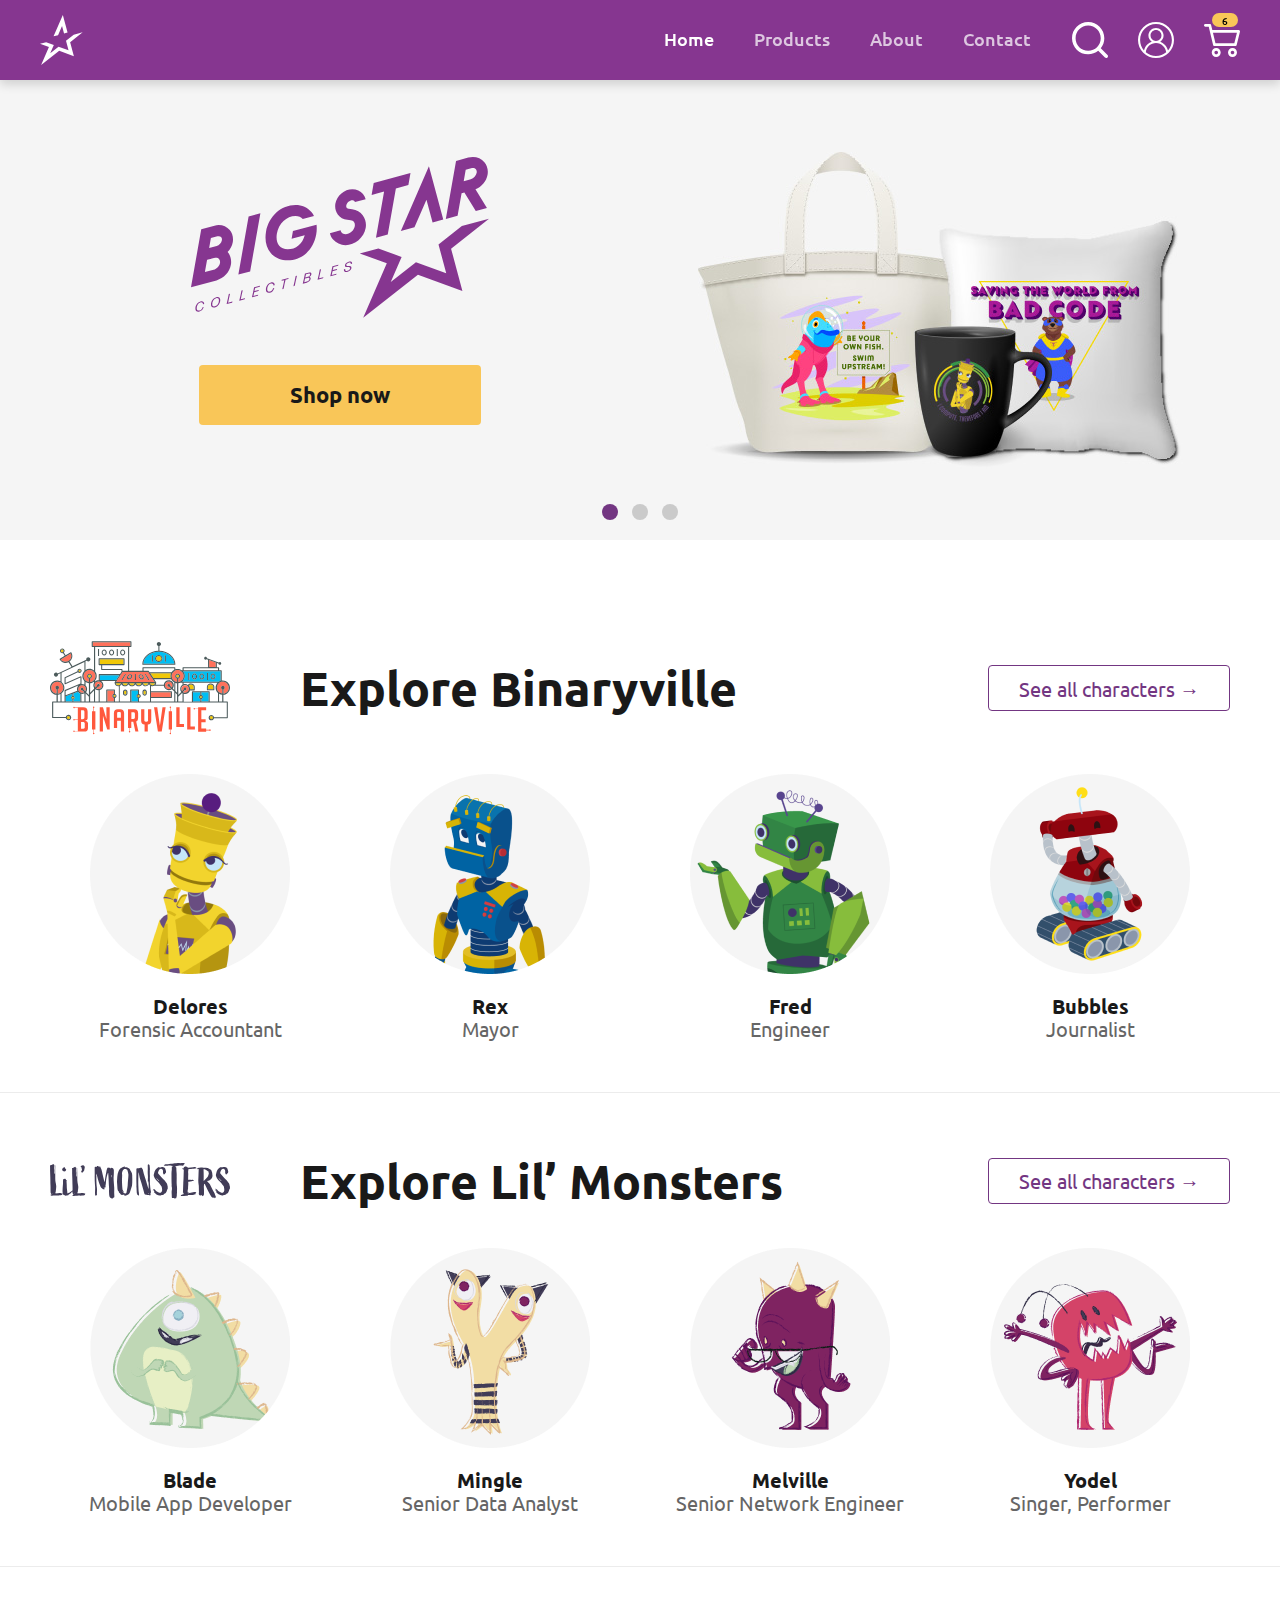
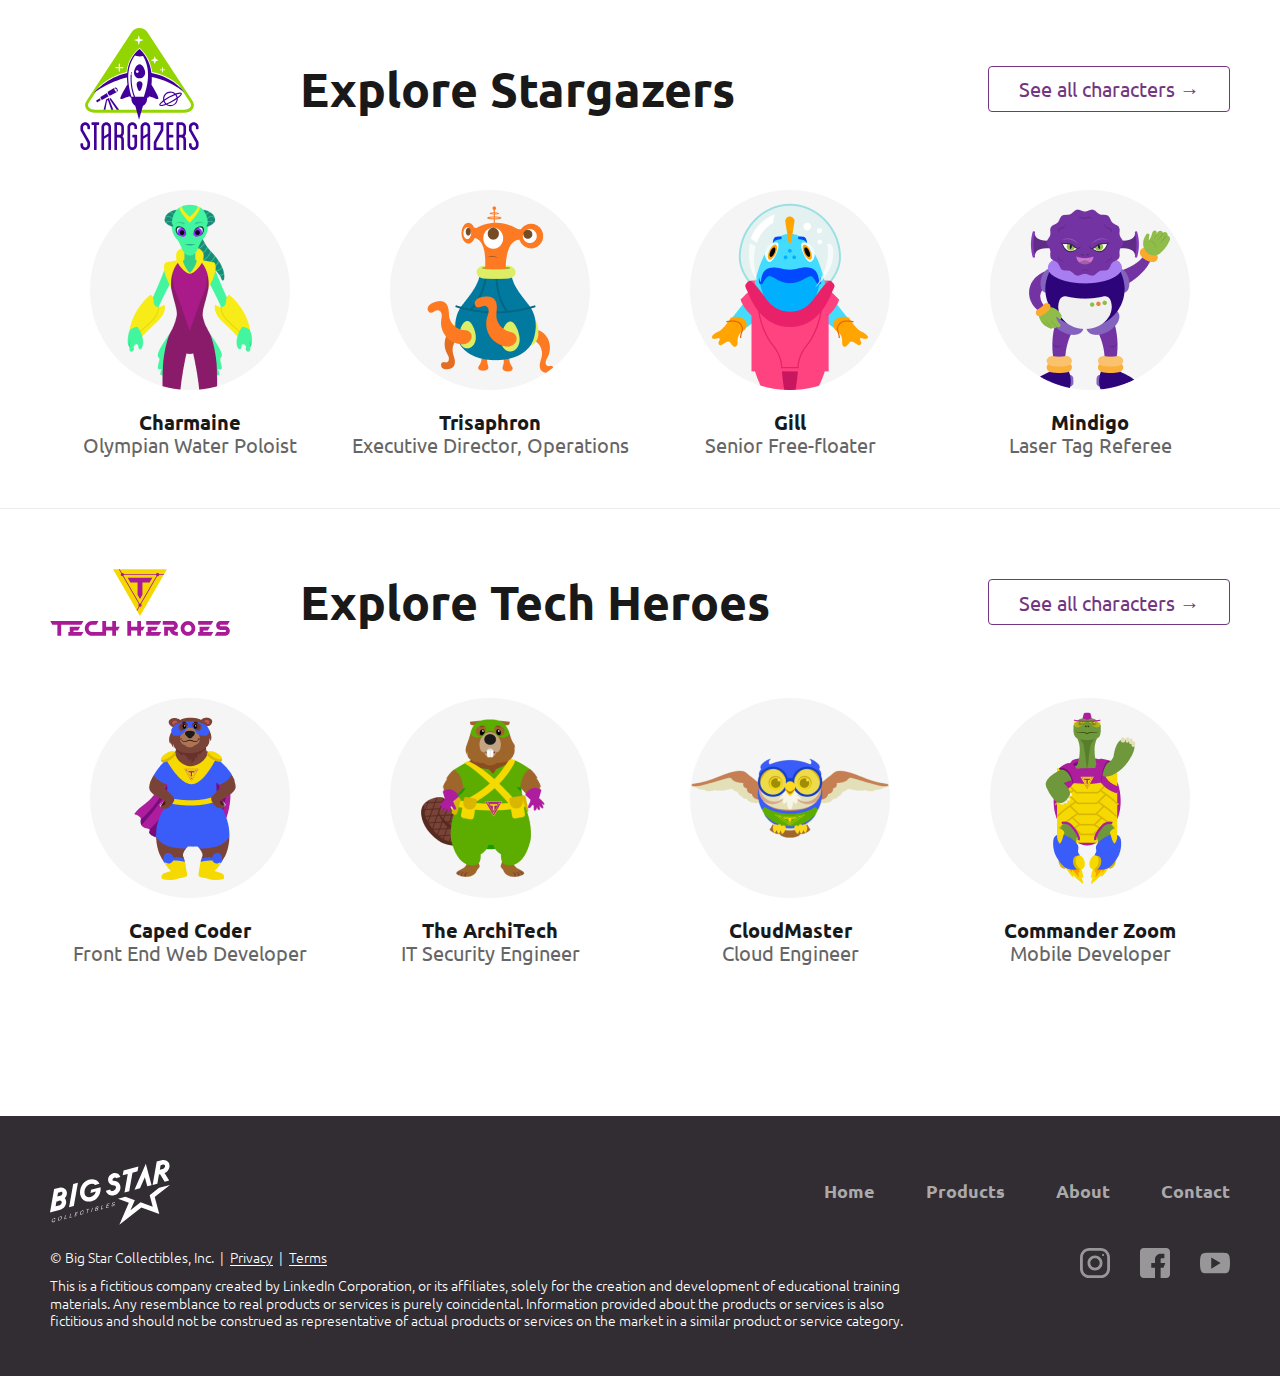
<file: index.html>
<!DOCTYPE html>
<html lang="en">
  <head>
    <meta charset="utf-8">
    <meta name="viewport" content="width=device-width, initial-scale=1, shrink-to-fit=no">
    <meta name="description" content="Big Star Collectibles provides unique, high-quality, authentic collectible items.">
    <title>Big Star Collectibles</title>

    <!-- stylesheets -->
    <link rel="preconnect" href="https://fonts.googleapis.com">
    <link rel="preconnect" href="https://fonts.gstatic.com" crossorigin>
    <link rel="stylesheet" href="https://fonts.googleapis.com/css2?family=Ubuntu:ital,wght@0,300;0,400;0,500;0,700;1,500;1,700&family=Roboto:wght@700&display=swap">
    <link rel="stylesheet" href="css/plugins.css">
    <link rel="stylesheet" href="css/common.css?ver=2209301853">
    <link rel="stylesheet" href="css/home.css?ver=2209301557">
  </head>
  <body>

    <div id="skip">
      <a href="#main">Skip to main content</a>
    </div>

    <header id="banner">
      <a href="index.html"><img src="images/logomark-big-star-white.svg" width="43" height="50" alt="Big Star Collectibles"></a>
      <nav aria-label="Site">
        <ul>
          <li><a href="index.html" aria-current="page">Home</a></li>
          <li>
            <a href="Product-List.html">Products</a>
            <div class="wrapper">
              <figure>
                <figcaption>Characters</figcaption>
                <ul>
                  <li><a href="Characters-by-Collection.html">All characters <span class="arrow" aria-hidden="true">&rarr;</span></a></li>
                  <li><a href="Characters-by-Collection.html">Binaryville</a></li>
                  <li><a href="Characters-by-Collection.html">Lil’ Monsters</a></li>
                  <li><a href="Characters-by-Collection.html">Stargazers</a></li>
                  <li><a href="Characters-by-Collection.html">Tech Heroes</a></li>
                </ul>
              </figure>
              <figure>
                <figcaption>Products</figcaption>
                <ul>
                  <li><a href="Product-List.html">All products <span class="arrow" aria-hidden="true">&rarr;</span></a></li>
                  <li><a href="Product-List.html">Aprons</a></li>
                  <li><a href="Product-List.html">Framed Art</a></li>
                  <li><a href="Product-List.html">Hats</a></li>
                  <li><a href="Product-List.html">Mugs</a></li>
                  <li><a href="Product-List.html">Notebooks</a></li>
                  <li><a href="Product-List.html">Pillows</a></li>
                  <li><a href="Product-List.html">Tote Bags</a></li>
                  <li><a href="Product-List.html">Trading Cards</a></li>
                  <li><a href="Product-List.html">Tshirts</a></li>
                </ul>
              </figure>
              <figure>
                <figcaption>Gifts by price</figcaption>
                <ul>
                  <li><a href="#">Under $20</a></li>
                  <li><a href="#">$20 – $30</a></li>
                  <li><a href="#">$30 – $40</a></li>
                  <li><a href="#">$40 – $50</a></li>
                  <li><a href="#">Over $50</a></li>
                </ul>
              </figure>
            </div><!-- / .wrapper -->
          </li>
          <li>
            <a href="About.html">About</a>
            <div class="wrapper">
              <figure>
                <figcaption>About Big Star Collectibles</figcaption>
                <ul>
                  <li><a href="About.html">About us</a></li>
                  <li><a href="#">Our story</a></li>
                  <li><a href="#">Our team</a></li>
                  <li><a href="#">FAQ</a></li>
                  <li><a href="#">Return policy</a></li>
                  <li><a href="#">Press center</a></li>
                  <li><a href="#">Privacy policy</a></li>
                  <li><a href="#">Blog</a></li>
                  <li><a href="Contact-Us.html">Contact us</a></li>
                  <li>
                    <figure>
                      <figcaption>Follow us</figcaption>
                      <ul>
                        <li>
                          <a href="#" target="_blank">
                            <svg width="24" height="24" viewBox="0 0 24 24" role="img">
                              <title>Instagram</title>
                              <path aria-hidden="true" d="M16.5 0H7.5C3.35625 0 0 3.35625 0 7.5V16.5C0 20.6438 3.35625 24 7.5 24H16.5C20.6438 24 24 20.6438 24 16.5V7.5C24 3.35625 20.6438 0 16.5 0ZM21.75 16.5C21.75 19.3875 19.3875 21.75 16.5 21.75H7.5C4.6125 21.75 2.25 19.3875 2.25 16.5V7.5C2.25 4.6125 4.6125 2.25 7.5 2.25H16.5C19.3875 2.25 21.75 4.6125 21.75 7.5V16.5ZM12 6C8.68125 6 6 8.68125 6 12C6 15.3188 8.68125 18 12 18C15.3188 18 18 15.3188 18 12C18 8.68125 15.3188 6 12 6ZM12 15.75C9.9375 15.75 8.25 14.0625 8.25 12C8.25 9.9375 9.9375 8.25 12 8.25C14.0625 8.25 15.75 9.9375 15.75 12C15.75 14.0625 14.0625 15.75 12 15.75ZM19.2562 5.55C19.2562 6 18.9 6.35625 18.45 6.35625C18 6.35625 17.6437 6 17.6437 5.55C17.6437 5.1 18 4.74375 18.45 4.74375C18.9 4.74375 19.2562 5.1 19.2562 5.55Z" stroke-width="0" />
                            </svg>
                          </a>
                        </li>
                        <li>
                          <a href="#" target="_blank">
                            <svg width="24" height="24" viewBox="0 0 24 24" role="img">
                              <title>Facebook</title>
                              <path aria-hidden="true" d="M21 0H3C1.35 0 0 1.35 0 3V21C0 22.65 1.35 24 3 24H12V15.75H9V12H12V9C12 6.50625 14.0062 4.5 16.5 4.5H19.5V8.25H18C17.175 8.25 16.5 8.175 16.5 9V12H20.25L18.75 15.75H16.5V24H21C22.65 24 24 22.65 24 21V3C24 1.35 22.65 0 21 0Z" stroke-width="0" />
                            </svg>
                          </a>
                        </li>
                        <li>
                          <a href="#" target="_blank">
                            <svg width="24" height="24" viewBox="0 0 24 18" role="img">
                              <title>YouTube</title>
                              <path aria-hidden="true" d="M23.0048 2.36448C22.348 1.20111 21.6537 0.9947 20.2089 0.919644C18.7641 0.807059 15.1426 0.769531 12.009 0.769531C8.87541 0.769531 5.25394 0.807059 3.82787 0.90088C2.38304 0.9947 1.67 1.20111 1.01326 2.36448C0.337753 3.50909 0 5.51684 0 9.02573C0 12.5158 0.337753 14.5236 1.01326 15.6682C1.67 16.8316 2.38304 17.038 3.80911 17.1318C5.25394 17.2256 8.87541 17.2819 12.009 17.2819C15.1426 17.2819 18.7641 17.2256 20.1901 17.1506C21.635 17.0568 22.3293 16.8503 22.986 15.687C23.6615 14.5424 23.9993 12.5346 23.9993 9.04449C24.018 5.51684 23.6803 3.50909 23.0048 2.36448ZM9.00676 13.5291V4.52235L16.5124 9.02573L9.00676 13.5291Z" stroke-width="0" />
                            </svg>
                          </a>
                        </li>
                      </ul>
                    </figure>
                  </li>
                </ul>
              </figure>
            </div><!-- / .wrapper -->
          </li>
          <li><a href="Contact-Us.html">Contact</a></li>
        </ul>
        <button type="button"><img src="images/icon-menu.svg" width="30" height="24" alt="Site Navigation Panel"></button>
      </nav>
      <div id="search-widget">
        <button type="button" aria-expanded="false" aria-controls="search-popup"><img src="images/icon-search-white.svg" width="36" height="36" alt="Search Form"></button>
        <div id="search-popup" aria-hidden="true">
          <form method="post" role="search">
            <input type="search" aria-label="Enter product name" placeholder="Search&hellip;" tabindex="-1" required>
            <button type="submit" tabindex="-1">Search</button>
          </form>
          <button type="button" tabindex="-1"><img src="images/icon-xmark.svg" width="26" height="26" alt="Close"></button>
        </div>
      </div><!-- / #search-widget -->
      <a href="#"><img src="images/icon-user-v01-white.svg" width="36" height="36" alt="Account"></a>
      <button type="button">
        <img src="images/icon-shopping-cart-v01-white.svg" width="36" height="33" alt="Cart Panel">
        <span class="visually-hidden">(</span><span class="num">6</span> <span class="visually-hidden">items)</span>
      </button>
    </header>

    <main id="main">

      <section id="hero" class="splide" aria-label="Hero section">
        <div class="splide__arrows">
          <button class="splide__arrow splide__arrow--prev"><img src="images/icon-chevron-left-white.svg" alt="Previous"></button>
          <button class="splide__arrow splide__arrow--next"><img src="images/icon-chevron-left-white.svg" alt="Next"></button>
        </div>
        <div class="splide__track">
          <ul class="splide__list">
            <li class="splide__slide big-star">
              <div class="wrapper">
                <img src="images/logo-big-star-H-purple.svg" width="298" height="161" alt="Logo of Big Star Collectibles">
                <a href="Product-List.html" class="button lg solid gold">Shop now</a>
              </div>
              <img src="images/hero-big-star.jpg" width="485" height="317" alt="">
            </li>
            <li class="splide__slide sale">
              <div class="wrapper">
                <h2>Seasonal Sale!</h2>
                <p>Enjoy up to 20% off select items.</p>
                <a href="Product-List.html" class="button lg solid white">See items on sale</a>
              </div>
              <img src="images/hero-sale.jpg" width="502" height="367" alt="">
            </li>
            <li class="splide__slide gifts">
              <div class="wrapper">
                <h2>Gifts for Everyone!</h2>
                <p>Shop our collections<br> to find that perfect collectible.</p>
                <a href="Product-List.html" class="button lg solid gold">Shop now</a>
              </div>
              <img src="images/hero-gifts.jpg" width="750" height="465" alt="">
            </li>
          </ul>
        </div>
      </section><!-- / #hero -->

      <section class="collection binaryville">
        <header>
          <img src="images/logo-Binaryville.svg" width="180" height="94" alt="Logo of Binaryville">
          <h1>Explore <span id="name-binaryville">Binaryville</span></h1>
          <a href="Characters-by-Collection.html" class="button bordered grape" id="more-binaryville" aria-labelledby="more-binaryville name-binaryville">See all characters <span class="arrow" aria-hidden="true">&rarr;</span></a>
        </header>
        <dl class="char-list">
          <div data-full-img="images/characters/Binaryville-Delores.svg">
            <dt id="name-delores">Delores</dt>
            <dd class="title">Forensic Accountant</dd>
            <dd class="avatar"><img src="images/characters/avatar-Binaryville-Delores.png" width="200" height="200" alt="Avatar of Delores"></dd>
            <dd class="desc">Delores robot is a computational genius who performs calculations for various Binaryville businesses and organizations. In her spare time, Delores has been noodling on the creation of the perfect web browser that will make all other browsers obsolete. We're rooting for you, Delores!</dd>
            <dd><a href="Character-Detail-Delores.html" id="more-delores" aria-labelledby="more-delores name-delores">See bio and products</a></dd>
          </div>
          <div data-full-img="images/characters/Binaryville-Rex.svg">
            <dt id="name-rex">Rex</dt>
            <dd class="title">Mayor</dd>
            <dd class="avatar"><img src="images/characters/avatar-Binaryville-Rex.png" width="200" height="200" alt="Avatar of Rex"></dd>
            <dd class="desc">Rex is the Mayor of Binaryville and a well-loved personality in town. He rose to robotdom from a microprocessor plant on the south side of town, where many famous and influential robots before him were conceived.</dd>
            <dd><a href="#" id="more-rex" aria-labelledby="more-rex name-rex">See bio and products</a></dd>
          </div>
          <div data-full-img="images/characters/Binaryville-Fred.svg">
            <dt id="name-fred">Fred</dt>
            <dd class="title">Engineer</dd>
            <dd class="avatar"><img src="images/characters/avatar-Binaryville-Fred.png" width="200" height="200" alt="Avatar of Fred"></dd>
            <dd class="desc">Fred is inquisitive and creative, and always conjuring up ways to improve Binaryville and the lives of its inhabitants. He's been at the forefront of many inventions, but has a special affinity for improving the world through alternative energy and green living. Fred's engineering collaborations with the City of Binaryville have helped the city reduce its energy consumption year over year, and he's twice been awarded the highly coveted Binaryville Medallion of Honor.</dd>
            <dd><a href="#" id="more-fred" aria-labelledby="more-fred name-fred">See bio and products</a></dd>
          </div>
          <div data-full-img="images/characters/Binaryville-Bubbles.svg">
            <dt id="name-bubbles">Bubbles</dt>
            <dd class="title">Journalist</dd>
            <dd class="avatar"><img src="images/characters/avatar-Binaryville-Bubbles.png" width="200" height="200" alt="Avatar of Bubbles"></dd>
            <dd class="desc">Bubble Gum robot, or “Bubbles” for short, is from a family of track-footed robots that ­originated from an experiment melding candy vending machines with robotics in the early 1980s. Bubbles is a favorite of Binaryville, not just because she generously dispenses candy, but also because she has one of the more "bubbly" personalities of the villagers.</dd>
            <dd><a href="#" id="more-bubbles" aria-labelledby="more-bubbles name-bubbles">See bio and products</a></dd>
          </div>
        </dl>
      </section><!-- / .collection.binaryville -->

      <section class="collection lil-monsters">
        <header>
          <img src="images/logo-Lil-Monsters.svg" width="180" height="36" alt="Logo of Lil’ Monsters">
          <h1>Explore <span id="name-lil-monsters">Lil’ Monsters</span></h1>
          <a href="Characters-by-Collection.html" class="button bordered grape" id="more-lil-monsters" aria-labelledby="more-lil-monsters name-lil-monsters">See all characters <span class="arrow" aria-hidden="true">&rarr;</span></a>
        </header>
        <dl class="char-list">
          <div data-full-img="images/characters/Lil-Monsters-Blade.png">
            <dt id="name-blade">Blade</dt>
            <dd class="title">Mobile App Developer</dd>
            <dd class="avatar"><img src="images/characters/avatar-Lil-Monsters-Blade.png" width="200" height="200" alt="Avatar of Blade"></dd>
            <dd class="desc">Blade freelances as a mobile app developer and has built some of the most popular Android and iOS apps used in modern monster society, including the award-winning Monster APPetite, which tracks calorie consumption and activity for the health-conscious monster. In his spare time, he competes in national agility contests with his border collie Winston.</dd>
            <dd><a href="Character-Detail-Blade.html" id="more-blade" aria-labelledby="more-blade name-blade">See bio and products</a></dd>
          </div>
          <div data-full-img="images/characters/Lil-Monsters-Mingle.png">
            <dt id="name-mingle">Mingle</dt>
            <dd class="title">Senior Data Analyst</dd>
            <dd class="avatar"><img src="images/characters/avatar-Lil-Monsters-Mingle.png" width="200" height="200" alt="Avatar of Mingle"></dd>
            <dd class="desc">Mingle excels at doing twice the work in half the time, with pinpoint accuracy.  These skills serve her well in her role as Senior Data Analyst for an international cloud computing company. She's also got a penchant for ballroom dance, line dancing, and pretty much any kind of activity that lets her groove to music.</dd>
            <dd><a href="#" id="more-mingle" aria-labelledby="more-mingle name-mingle">See bio and products</a></dd>
          </div>
          <div data-full-img="images/characters/Lil-Monsters-Melville.png">
            <dt id="name-melville">Melville</dt>
            <dd class="title">Senior Network Engineer</dd>
            <dd class="avatar"><img src="images/characters/avatar-Lil-Monsters-Melville.png" width="200" height="200" alt="Avatar of Melville"></dd>
            <dd class="desc">Setting up computer networks has always come easily to Melville. In his role as Senior Network Engineer for Landon Hotel, Melville builds complex blueprints for communication networks, a task that requires enormous attention to detail and patience. When not at work, Melville chooses less taxing mental activities, like hiking in the hills near his Silicon Valley home.</dd>
            <dd><a href="#" id="more-melville" aria-labelledby="more-melville name-melville">See bio and products</a></dd>
          </div>
          <div data-full-img="images/characters/Lil-Monsters-Yodel.png">
            <dt id="name-yodel">Yodel</dt>
            <dd class="title">Singer, Performer</dd>
            <dd class="avatar"><img src="images/characters/avatar-Lil-Monsters-Yodel.png" width="200" height="200" alt="Avatar of Yodel"></dd>
            <dd class="desc">Yodel grew up in a family of singers and loud talkers and could never get a word in edgewise. Then his vast talent for yodeling emerged. Now he performs to adoring fans throughout the world, and always has the loudest voice at the dinner table. Incidentally, he's also a loud proponent of net neutrality, and spends countless hours moderating an internet forum devoted solely to that subject.</dd>
            <dd><a href="#" id="more-yodel" aria-labelledby="more-yodel name-yodel">See bio and products</a></dd>
          </div>
        </dl>
      </section><!-- / .collection.lil-monsters -->

      <section class="collection stargazers">
        <header>
          <img src="images/logo-Stargazers.svg" width="119" height="124" alt="Logo of Stargazers">
          <h1>Explore <span id="name-stargazers">Stargazers</span></h1>
          <a href="Characters-by-Collection.html" class="button bordered grape" id="more-stargazers" aria-labelledby="more-stargazers name-stargazers">See all characters <span class="arrow" aria-hidden="true">&rarr;</span></a>
        </header>
        <dl class="char-list">
          <div data-full-img="images/characters/Stargazers-Charmaine.svg">
            <dt id="name-charmaine">Charmaine</dt>
            <dd class="title">Olympian Water Poloist</dd>
            <dd class="avatar"><img src="images/characters/avatar-Stargazers-Charmaine.png" width="200" height="200" alt="Avatar of Charmaine"></dd>
            <dd class="desc">Charmaine loves fossils from every society and planet, and helping to piece together the stories they tell of an earlier time. Once completing university studies in paleontology with a minor in swimming arts, Charmaine immediately transitioned to working on the now-famous Dig of Pleoria.</dd>
            <dd><a href="#" id="more-charmaine" aria-labelledby="more-charmaine name-charmaine">See bio and products</a></dd>
          </div>
          <div data-full-img="images/characters/Stargazers-Trisaphron.svg">
            <dt id="name-trisaphron">Trisaphron</dt>
            <dd class="title">Executive Director, Operations</dd>
            <dd class="avatar"><img src="images/characters/avatar-Stargazers-Trisaphron.png" width="200" height="200" alt="Avatar of Trisaphron"></dd>
            <dd class="desc">Trisaphron earned a masters degree in practical operations from Omerania University after completing a bachelors of science in impractical mathematics. With a keen ability to watch and understand the nuances of cooperation among production robots, Trisaphron never hesitates to jump in and lend a hand or two or three to educate and improve procedures.</dd>
            <dd><a href="#" id="more-trisaphron" aria-labelledby="more-trisaphron name-trisaphron">See bio and products</a></dd>
          </div>
          <div data-full-img="images/characters/Stargazers-Gill.svg">
            <dt id="name-gill">Gill</dt>
            <dd class="title">Senior Free-floater</dd>
            <dd class="avatar"><img src="images/characters/avatar-Stargazers-Gill.png" width="200" height="200" alt="Avatar of Gill"></dd>
            <dd class="desc">Gill carries on generations of tradition in his family as a hydrologist specializing in underground reservoirs of aquatic-based planetoids. Of note is his revolutionary studies in the adaptation and accumulation of life in estuaries and cenotes. He volunteers as an instructor in advanced swimming and walking to young Amphibians.</dd>
            <dd><a href="#" id="more-gill" aria-labelledby="more-gill name-gill">See bio and products</a></dd>
          </div>
          <div data-full-img="images/characters/Stargazers-Mindigo.svg">
            <dt id="name-mindigo">Mindigo</dt>
            <dd class="title">Laser Tag Referee</dd>
            <dd class="avatar"><img src="images/characters/avatar-Stargazers-Mindigo.png" width="200" height="200" alt="Avatar of Mindigo"></dd>
            <dd class="desc">Transportation Technologist Mindigo earned the nickname “MindiGoGo” because of her tireless work in advanced travel and commodity conveyance. After earning a degree in transportation from Amethystopia’s premiere technical college, Mindigo quickly rolled up through the company ranks from cargo hauler to conveyance savant. She is the recipient of the coveted Presidential Medal of Moving Stuff.</dd>
            <dd><a href="#" id="more-mindigo" aria-labelledby="more-mindigo name-mindigo">See bio and products</a></dd>
          </div>
        </dl>
      </section><!-- / .collection.stargazers -->

      <section class="collection tech-heroes">
        <header>
          <img src="images/logo-Tech-Heroes.svg" width="180" height="67" alt="Logo of Tech Heroes">
          <h1>Explore <span id="name-tech-heroes">Tech Heroes</span></h1>
          <a href="Characters-by-Collection.html" class="button bordered grape" id="more-tech-heroes" aria-labelledby="more-tech-heroes name-tech-heroes">See all characters <span class="arrow" aria-hidden="true">&rarr;</span></a>
        </header>
        <dl class="char-list">
          <div data-full-img="images/characters/Tech-Heroes-Caped-Coder.svg">
            <dt id="name-caped-coder">Caped Coder</dt>
            <dd class="title">Front End Web Developer</dd>
            <dd class="avatar"><img src="images/characters/avatar-Tech-Heroes-Caped-Coder.png" width="200" height="200" alt="Avatar of Caped Coder"></dd>
            <dd class="desc">Hildegard, with her generous heart and sage advice, is the mother bear to all the animals in the forest. When not actively counselling her community of wild misfits, she masquerades as the Caped Coder, saving the world from bad code.</dd>
            <dd><a href="#" id="more-caped-coder" aria-labelledby="more-caped-coder name-caped-coder">See bio and products</a></dd>
          </div>
          <div data-full-img="images/characters/Tech-Heroes-The-ArchiTech.svg">
            <dt id="name-the-architech">The ArchiTech</dt>
            <dd class="title">IT Security Engineer</dd>
            <dd class="avatar"><img src="images/characters/avatar-Tech-Heroes-The-ArchiTech.png" width="200" height="200" alt="Avatar of The ArchiTech"></dd>
            <dd class="desc">Computer security gnawing at you? Sounds like a job for the ArchiTech! This clever beaver will build a fortress of security around your computer system as meticulously as he builds dams.</dd>
            <dd><a href="#" id="more-the-architech" aria-labelledby="more-the-architech name-the-architech">See bio and products</a></dd>
          </div>
          <div data-full-img="images/characters/Tech-Heroes-CloudMaster.svg">
            <dt id="name-cloudmaster">CloudMaster</dt>
            <dd class="title">Cloud Engineer</dd>
            <dd class="avatar"><img src="images/characters/avatar-Tech-Heroes-CloudMaster.png" width="200" height="200" alt="Avatar of CloudMaster"></dd>
            <dd class="desc">Owen, also known as the "CloudMaster," soars above the technological skies offering cloud infrastructure support wherever it's needed. Owen also excels at standup comedy and is considered by many to be a real hoot.</dd>
            <dd><a href="#" id="more-cloudmaster" aria-labelledby="more-cloudmaster name-cloudmaster">See bio and products</a></dd>
          </div>
          <div data-full-img="images/characters/Tech-Heroes-Commander-Zoom.svg">
            <dt id="name-commander-zoom">Commander Zoom</dt>
            <dd class="title">Mobile Developer</dd>
            <dd class="avatar"><img src="images/characters/avatar-Tech-Heroes-Commander-Zoom.png" width="200" height="200" alt="Avatar of Commander Zoom"></dd>
            <dd class="desc">Zoom is the Technivores' foremost expert on mobile development and advocates for mobile-optimization and responsive design at every opportunity. Zoom is known for doing flybys and air stunts just for fun.</dd>
            <dd><a href="#" id="more-commander-zoom" aria-labelledby="more-commander-zoom name-commander-zoom">See bio and products</a></dd>
          </div>
        </dl>
      </section><!-- / .collection.tech-heroes -->

    </main>

    <footer id="continfo">
      <nav aria-label="Supplementary">
        <ul>
          <li><a href="index.html">Home</a></li>
          <li><a href="Product-List.html">Products</a></li>
          <li><a href="About.html">About</a></li>
          <li><a href="Contact-Us.html">Contact</a></li>
        </ul>
      </nav>
      <figure>
        <figcaption>Follow us</figcaption>
        <ul>
          <li><a href="#" target="_blank"><img src="images/icon-instagram-white.svg" width="30" height="30" alt="Instagram"></a></li>
          <li><a href="#" target="_blank"><img src="images/icon-facebook-white.svg" width="30" height="30" alt="Facebook"></a></li>
          <li><a href="#" target="_blank"><img src="images/icon-youtube-white.svg" width="30" height="30" alt="YouTube"></a></li>
        </ul>
      </figure>
      <img src="images/logo-big-star-H.svg" width="120" height="65" alt="Logo of Big Star Collectibles">
      <p><small>&copy; Big Star Collectibles, Inc. &nbsp;|&nbsp; <a href="#">Privacy</a> &nbsp;|&nbsp; <a href="#">Terms</a></small></p>
      <p><small>This is a fictitious company created by LinkedIn Corporation, or its affiliates, solely for the creation and development of educational training materials. Any resemblance to real products or services is purely coincidental. Information provided about the products or services is also fictitious and should not be construed as representative of actual products or services on the market in a similar product or service category.</small></p>
    </footer>

    <div id="nav-panel" role="dialog" aria-modal="true" aria-label="Site Navigation Panel">
      <button type="button"><img src="images/icon-xmark.svg" width="26" height="26" alt="Close"></button>
      <div id="search-widget-mobile">
        <button type="button" aria-expanded="false" aria-controls="search-popup-mobile" aria-label="Search Form">
          <img src="images/icon-search-dark.svg" width="22" height="22" alt="">
          Search
        </button>
        <div id="search-popup-mobile" aria-hidden="true">
          <form method="post" role="search">
            <input type="search" aria-label="Enter product name" placeholder="Search&hellip;" tabindex="-1" required>
            <button type="submit" tabindex="-1"><img src="images/icon-arrow-right-grape.svg" width="17" height="14" alt="Search"></button>
          </form>
        </div>
      </div><!-- / #search-widget-mobile -->
      <a href="#">
        <img src="images/icon-user-v01-dark.svg" width="22" height="22" alt="">
        Account
      </a>
      <a href="Cart.html">
        <img src="images/icon-shopping-cart-v01-dark.svg" width="22" height="21" alt="">
        Cart <small>(6 items)</small>
      </a>
    </div><!-- / #nav-panel -->

    <div id="cart-panel" role="dialog" aria-modal="true" aria-labelledby="label-cart-panel">
      <button type="button"><img src="images/icon-xmark.svg" width="16" height="16" alt="Close"></button>
      <h1 id="label-cart-panel">My Shopping Cart <small>(6 items)</small></h1>
      <table>
        <thead>
          <tr>
            <th>Image</th>
            <th>Name</th>
            <th>Details</th>
            <th>Quantity</th>
            <th>Unit Price</th>
            <th>Total</th>
            <th>Action</th>
          </tr>
        </thead>
        <tbody>
          <tr>
            <td class="image"><a href="Product-Detail.html" role="presentation" tabindex="-1"><img src="images/products/binaryville-mug-dolores-white.svg" alt="A white Delores mug" style="padding: 0 10%;"></a></td>
            <td class="name"><a href="Product-Detail.html">Delores Mug</a></td>
            <td class="dets">Color: White</td>
            <td class="qty">4</td>
            <td class="unit">$16.00</td>
            <td class="total">$64.00</td>
            <td class="action"><button type="button"><img src="images/icon-xmark.svg" width="12" height="12" alt="Remove"></button></td>
          </tr>
          <tr>
            <td class="image"><a href="Product-Detail.html" role="presentation" tabindex="-1"><img src="images/products/binaryville-hat-dolores-black.svg" alt="A black Delores hat" style="padding: 0 7.5%;"></a></td>
            <td class="name"><a href="Product-Detail.html">Delores Hat</a></td>
            <td class="dets">Color: Black</td>
            <td class="qty">1</td>
            <td class="unit">$30.00</td>
            <td class="total">$30.00</td>
            <td class="action"><button type="button"><img src="images/icon-xmark.svg" width="12" height="12" alt="Remove"></button></td>
          </tr>
          <tr>
            <td class="image"><a href="Product-Detail.html" role="presentation" tabindex="-1"><img src="images/products/stargazers-tote-charmaine.svg" alt="A white Charmaine tote bag" style="padding: 0 8.75%;"></a></td>
            <td class="name"><a href="Product-Detail.html">Charmaine Tote Bag</a></td>
            <td class="dets"></td>
            <td class="qty">1</td>
            <td class="unit">$18.50</td>
            <td class="total">$18.50</td>
            <td class="action"><button type="button"><img src="images/icon-xmark.svg" width="12" height="12" alt="Remove"></button></td>
          </tr>
        </tbody>
        <tfoot>
          <tr>
            <td colspan="7">Subtotal $112.50</td>
          </tr>
        </tfoot>
      </table>
      <footer>
        <a href="Cart.html" class="button lg bordered violet">See cart</a>
        <a href="#" class="button lg solid gold">Checkout now</a>
        <p>or <a role="button" tabindex="0">continue shopping</a></p>
      </footer>
    </div><!-- / #cart-panel -->

    <div id="quick-view" role="dialog" aria-modal="true" aria-labelledby="label-quick-view" aria-describedby="desc-quick-view">
      <button type="button"><img src="images/icon-xmark.svg" width="24" height="24" alt="Close"></button>
      <div class="wrapper">
        <header>
          <h1 id="label-quick-view">null</h1>
          <p id="desc-quick-view"></p>
        </header>
        <p></p>
        <a href="" class="button lg solid gold" id="more-quick-view" aria-labelledby="more-quick-view label-quick-view">See bio and products</a>
      </div>
      <div class="wrapper">
        <img src="images/logomark-big-star-white.svg" alt="">
      </div>
    </div><!-- / #quick-view -->

    <script src="js/plugins.js?ver=2209212222"></script>
    <script src="js/main.js?ver=2209301853"></script>

  </body>
</html>
</file>
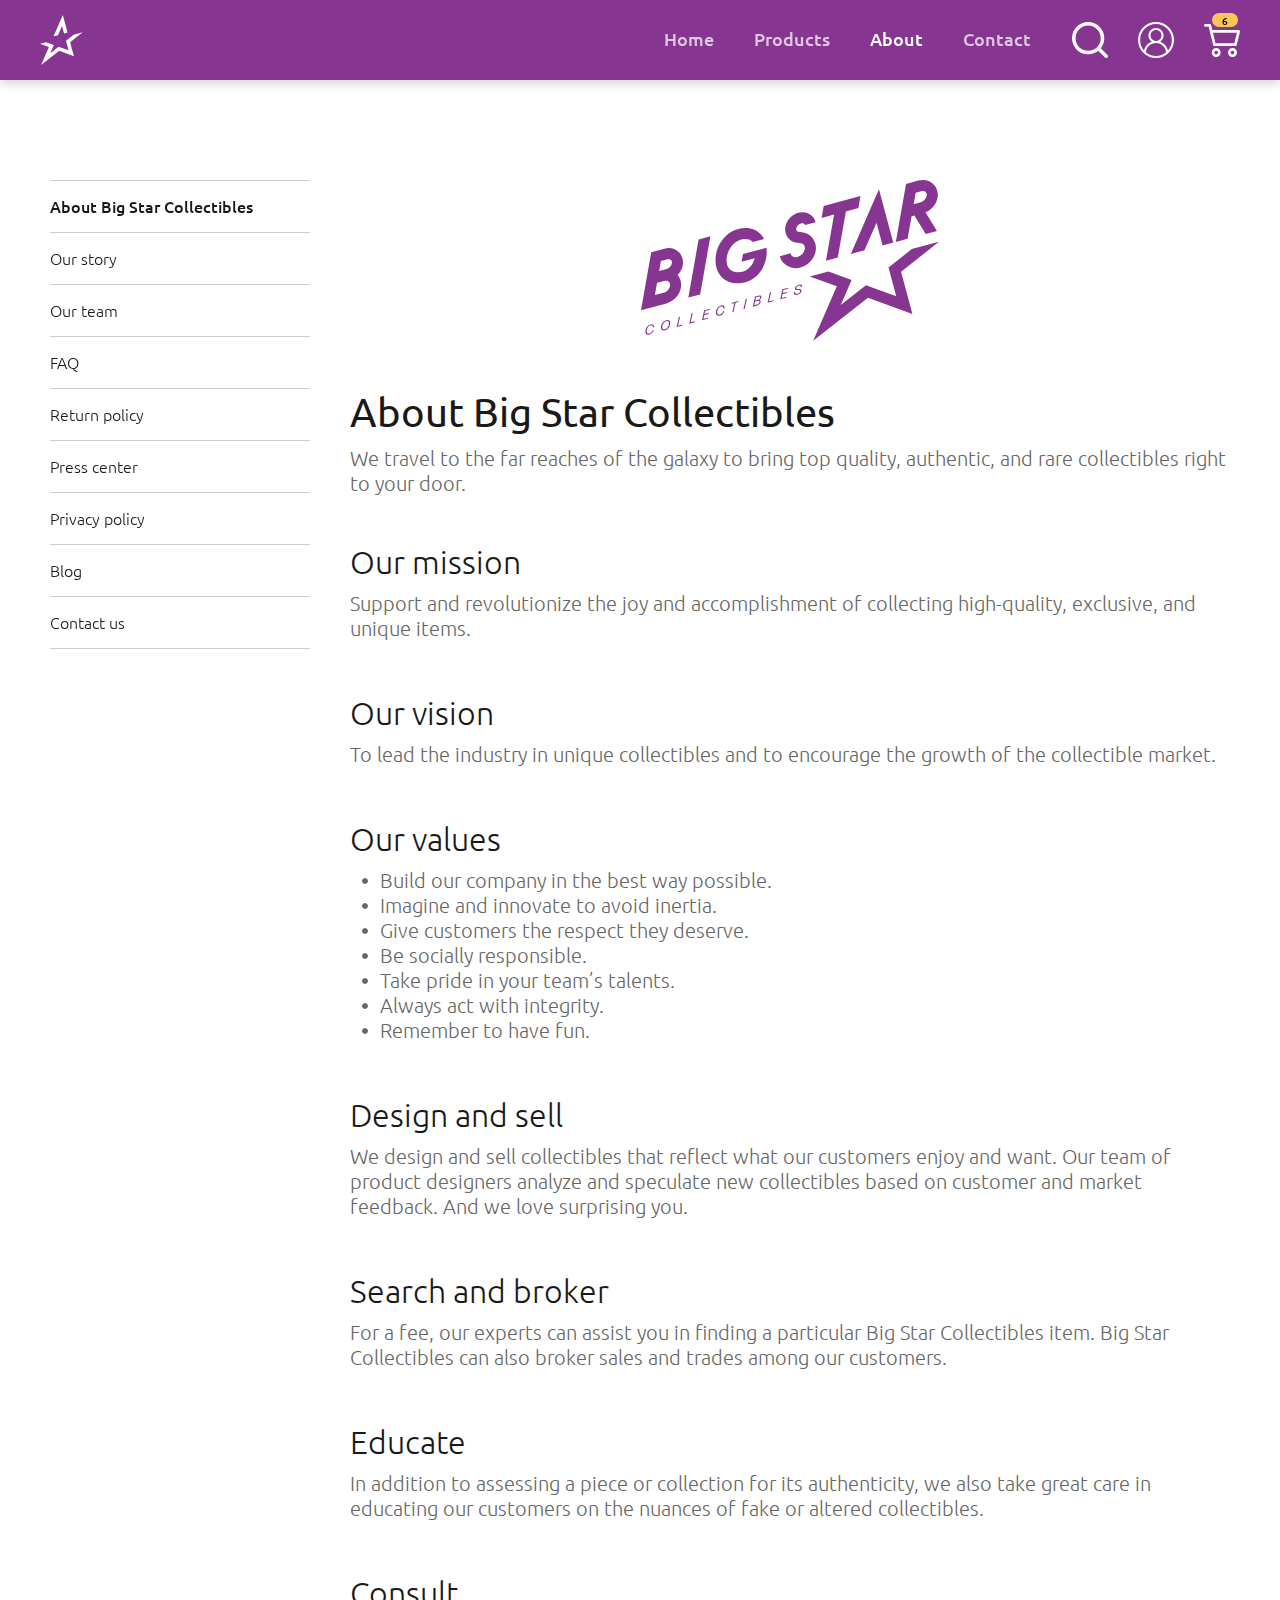
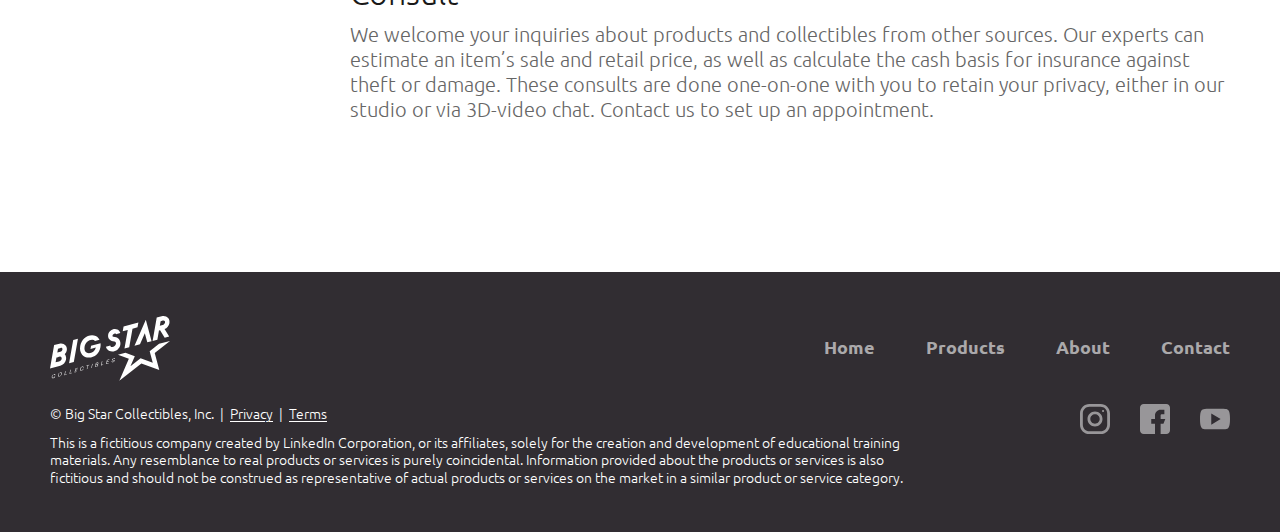
<file: About.html>
<!DOCTYPE html>
<html lang="en">
  <head>
    <meta charset="utf-8">
    <meta name="viewport" content="width=device-width, initial-scale=1, shrink-to-fit=no">
    <meta name="description" content="Big Star Collectibles provides unique, high-quality, authentic collectible items.">
    <title>About | Big Star Collectibles</title>

    <!-- stylesheets -->
    <link rel="preconnect" href="https://fonts.googleapis.com">
    <link rel="preconnect" href="https://fonts.gstatic.com" crossorigin>
    <link rel="stylesheet" href="https://fonts.googleapis.com/css2?family=Ubuntu:ital,wght@0,300;0,400;0,500;0,700;1,500;1,700&family=Roboto:wght@700&display=swap">
    <link rel="stylesheet" href="css/plugins.css">
    <link rel="stylesheet" href="css/common.css?ver=2209301853">
    <link rel="stylesheet" href="css/about.css?ver=2209161253">
  </head>
  <body>

    <div id="skip">
      <a href="#main">Skip to main content</a>
    </div>

    <header id="banner">
      <a href="index.html"><img src="images/logomark-big-star-white.svg" width="43" height="50" alt="Big Star Collectibles"></a>
      <nav aria-label="Site">
        <ul>
          <li><a href="index.html">Home</a></li>
          <li>
            <a href="Product-List.html">Products</a>
            <div class="wrapper">
              <figure>
                <figcaption>Characters</figcaption>
                <ul>
                  <li><a href="Characters-by-Collection.html">All characters <span class="arrow" aria-hidden="true">&rarr;</span></a></li>
                  <li><a href="Characters-by-Collection.html">Binaryville</a></li>
                  <li><a href="Characters-by-Collection.html">Lil’ Monsters</a></li>
                  <li><a href="Characters-by-Collection.html">Stargazers</a></li>
                  <li><a href="Characters-by-Collection.html">Tech Heroes</a></li>
                </ul>
              </figure>
              <figure>
                <figcaption>Products</figcaption>
                <ul>
                  <li><a href="Product-List.html">All products <span class="arrow" aria-hidden="true">&rarr;</span></a></li>
                  <li><a href="Product-List.html">Aprons</a></li>
                  <li><a href="Product-List.html">Framed Art</a></li>
                  <li><a href="Product-List.html">Hats</a></li>
                  <li><a href="Product-List.html">Mugs</a></li>
                  <li><a href="Product-List.html">Notebooks</a></li>
                  <li><a href="Product-List.html">Pillows</a></li>
                  <li><a href="Product-List.html">Tote Bags</a></li>
                  <li><a href="Product-List.html">Trading Cards</a></li>
                  <li><a href="Product-List.html">Tshirts</a></li>
                </ul>
              </figure>
              <figure>
                <figcaption>Gifts by price</figcaption>
                <ul>
                  <li><a href="#">Under $20</a></li>
                  <li><a href="#">$20 – $30</a></li>
                  <li><a href="#">$30 – $40</a></li>
                  <li><a href="#">$40 – $50</a></li>
                  <li><a href="#">Over $50</a></li>
                </ul>
              </figure>
            </div><!-- / .wrapper -->
          </li>
          <li>
            <a href="About.html" aria-current="true">About</a>
            <div class="wrapper">
              <figure>
                <figcaption>About Big Star Collectibles</figcaption>
                <ul>
                  <li><a href="About.html" aria-current="page">About us</a></li>
                  <li><a href="#">Our story</a></li>
                  <li><a href="#">Our team</a></li>
                  <li><a href="#">FAQ</a></li>
                  <li><a href="#">Return policy</a></li>
                  <li><a href="#">Press center</a></li>
                  <li><a href="#">Privacy policy</a></li>
                  <li><a href="#">Blog</a></li>
                  <li><a href="Contact-Us.html">Contact us</a></li>
                  <li>
                    <figure>
                      <figcaption>Follow us</figcaption>
                      <ul>
                        <li>
                          <a href="#" target="_blank">
                            <svg width="24" height="24" viewBox="0 0 24 24" role="img">
                              <title>Instagram</title>
                              <path aria-hidden="true" d="M16.5 0H7.5C3.35625 0 0 3.35625 0 7.5V16.5C0 20.6438 3.35625 24 7.5 24H16.5C20.6438 24 24 20.6438 24 16.5V7.5C24 3.35625 20.6438 0 16.5 0ZM21.75 16.5C21.75 19.3875 19.3875 21.75 16.5 21.75H7.5C4.6125 21.75 2.25 19.3875 2.25 16.5V7.5C2.25 4.6125 4.6125 2.25 7.5 2.25H16.5C19.3875 2.25 21.75 4.6125 21.75 7.5V16.5ZM12 6C8.68125 6 6 8.68125 6 12C6 15.3188 8.68125 18 12 18C15.3188 18 18 15.3188 18 12C18 8.68125 15.3188 6 12 6ZM12 15.75C9.9375 15.75 8.25 14.0625 8.25 12C8.25 9.9375 9.9375 8.25 12 8.25C14.0625 8.25 15.75 9.9375 15.75 12C15.75 14.0625 14.0625 15.75 12 15.75ZM19.2562 5.55C19.2562 6 18.9 6.35625 18.45 6.35625C18 6.35625 17.6437 6 17.6437 5.55C17.6437 5.1 18 4.74375 18.45 4.74375C18.9 4.74375 19.2562 5.1 19.2562 5.55Z" stroke-width="0" />
                            </svg>
                          </a>
                        </li>
                        <li>
                          <a href="#" target="_blank">
                            <svg width="24" height="24" viewBox="0 0 24 24" role="img">
                              <title>Facebook</title>
                              <path aria-hidden="true" d="M21 0H3C1.35 0 0 1.35 0 3V21C0 22.65 1.35 24 3 24H12V15.75H9V12H12V9C12 6.50625 14.0062 4.5 16.5 4.5H19.5V8.25H18C17.175 8.25 16.5 8.175 16.5 9V12H20.25L18.75 15.75H16.5V24H21C22.65 24 24 22.65 24 21V3C24 1.35 22.65 0 21 0Z" stroke-width="0" />
                            </svg>
                          </a>
                        </li>
                        <li>
                          <a href="#" target="_blank">
                            <svg width="24" height="24" viewBox="0 0 24 18" role="img">
                              <title>YouTube</title>
                              <path aria-hidden="true" d="M23.0048 2.36448C22.348 1.20111 21.6537 0.9947 20.2089 0.919644C18.7641 0.807059 15.1426 0.769531 12.009 0.769531C8.87541 0.769531 5.25394 0.807059 3.82787 0.90088C2.38304 0.9947 1.67 1.20111 1.01326 2.36448C0.337753 3.50909 0 5.51684 0 9.02573C0 12.5158 0.337753 14.5236 1.01326 15.6682C1.67 16.8316 2.38304 17.038 3.80911 17.1318C5.25394 17.2256 8.87541 17.2819 12.009 17.2819C15.1426 17.2819 18.7641 17.2256 20.1901 17.1506C21.635 17.0568 22.3293 16.8503 22.986 15.687C23.6615 14.5424 23.9993 12.5346 23.9993 9.04449C24.018 5.51684 23.6803 3.50909 23.0048 2.36448ZM9.00676 13.5291V4.52235L16.5124 9.02573L9.00676 13.5291Z" stroke-width="0" />
                            </svg>
                          </a>
                        </li>
                      </ul>
                    </figure>
                  </li>
                </ul>
              </figure>
            </div><!-- / .wrapper -->
          </li>
          <li><a href="Contact-Us.html">Contact</a></li>
        </ul>
        <button type="button"><img src="images/icon-menu.svg" width="30" height="24" alt="Site Navigation Panel"></button>
      </nav>
      <div id="search-widget">
        <button type="button" aria-expanded="false" aria-controls="search-popup"><img src="images/icon-search-white.svg" width="36" height="36" alt="Search Form"></button>
        <div id="search-popup" aria-hidden="true">
          <form method="post" role="search">
            <input type="search" aria-label="Enter product name" placeholder="Search&hellip;" tabindex="-1" required>
            <button type="submit" tabindex="-1">Search</button>
          </form>
          <button type="button" tabindex="-1"><img src="images/icon-xmark.svg" width="26" height="26" alt="Close"></button>
        </div>
      </div><!-- / #search-widget -->
      <a href="#"><img src="images/icon-user-v01-white.svg" width="36" height="36" alt="Account"></a>
      <button type="button">
        <img src="images/icon-shopping-cart-v01-white.svg" width="36" height="33" alt="Cart Panel">
        <span class="visually-hidden">(</span><span class="num">6</span> <span class="visually-hidden">items)</span>
      </button>
    </header>

    <main id="main">

      <div id="wrapper-about">

        <section id="about">
          <img src="images/logo-big-star-H-purple.svg" width="298" alt="Logo of Big Star Collectibles">
          <h1>About Big Star Collectibles</h1>
          <p>We travel to the far reaches of the galaxy to bring top quality, authentic, and rare collectibles right to your door.</p>
          <section>
            <h2>Our mission</h2>
            <p>Support and revolutionize the joy and accomplishment of collecting high-quality, exclusive, and unique items.</p>
          </section>
          <section>
            <h2>Our vision</h2>
            <p>To lead the industry in unique collectibles and to encourage the growth of the collectible market.</p>
          </section>
          <section>
            <h2>Our values</h2>
            <ul>
              <li>Build our company in the best way possible.</li>
              <li>Imagine and innovate to avoid inertia.</li>
              <li>Give customers the respect they deserve.</li>
              <li>Be socially responsible.</li>
              <li>Take pride in your team’s talents.</li>
              <li>Always act with integrity.</li>
              <li>Remember to have fun.</li>
            </ul>
          </section>
          <section>
            <h2>Design and sell</h2>
            <p>We design and sell collectibles that reflect what our customers enjoy and want. Our team of product designers analyze and speculate new collectibles based on customer and market feedback. And we love surprising you.</p>
          </section>
          <section>
            <h2>Search and broker</h2>
            <p>For a fee, our experts can assist you in finding a particular Big Star Collectibles item. Big Star Collectibles can also broker sales and trades among our customers.</p>
          </section>
          <section>
            <h2>Educate</h2>
            <p>In addition to assessing a piece or collection for its authenticity, we also take great care in educating our customers on the nuances of fake or altered collectibles.</p>
          </section>
          <section>
            <h2>Consult</h2>
            <p>We welcome your inquiries about products and collectibles from other sources. Our experts can estimate an item’s sale and retail price, as well as calculate the cash basis for insurance against theft or damage. These consults are done one-on-one with you to retain your privacy, either in our studio or via 3D-video chat. Contact us to set up an appointment.</p>
          </section>
        </section><!-- / #about -->

        <nav aria-label="Category">
          <ul>
            <li><a href="About.html" aria-current="page">About Big Star Collectibles</a></li>
            <li><a href="#">Our story</a></li>
            <li><a href="#">Our team</a></li>
            <li><a href="#">FAQ</a></li>
            <li><a href="#">Return policy</a></li>
            <li><a href="#">Press center</a></li>
            <li><a href="#">Privacy policy</a></li>
            <li><a href="#">Blog</a></li>
            <li><a href="Contact-Us.html">Contact us</a></li>
          </ul>
        </nav>

      </div><!-- / #wrapper-about -->

    </main>

    <footer id="continfo">
      <nav aria-label="Supplementary">
        <ul>
          <li><a href="index.html">Home</a></li>
          <li><a href="Product-List.html">Products</a></li>
          <li><a href="About.html">About</a></li>
          <li><a href="Contact-Us.html">Contact</a></li>
        </ul>
      </nav>
      <figure>
        <figcaption>Follow us</figcaption>
        <ul>
          <li><a href="#" target="_blank"><img src="images/icon-instagram-white.svg" width="30" height="30" alt="Instagram"></a></li>
          <li><a href="#" target="_blank"><img src="images/icon-facebook-white.svg" width="30" height="30" alt="Facebook"></a></li>
          <li><a href="#" target="_blank"><img src="images/icon-youtube-white.svg" width="30" height="30" alt="YouTube"></a></li>
        </ul>
      </figure>
      <img src="images/logo-big-star-H.svg" width="120" height="65" alt="Logo of Big Star Collectibles">
      <p><small>&copy; Big Star Collectibles, Inc. &nbsp;|&nbsp; <a href="#">Privacy</a> &nbsp;|&nbsp; <a href="#">Terms</a></small></p>
      <p><small>This is a fictitious company created by LinkedIn Corporation, or its affiliates, solely for the creation and development of educational training materials. Any resemblance to real products or services is purely coincidental. Information provided about the products or services is also fictitious and should not be construed as representative of actual products or services on the market in a similar product or service category.</small></p>
    </footer>

    <div id="nav-panel" role="dialog" aria-modal="true" aria-label="Site Navigation Panel">
      <button type="button"><img src="images/icon-xmark.svg" width="26" height="26" alt="Close"></button>
      <div id="search-widget-mobile">
        <button type="button" aria-expanded="false" aria-controls="search-popup-mobile" aria-label="Search Form">
          <img src="images/icon-search-dark.svg" width="22" height="22" alt="">
          Search
        </button>
        <div id="search-popup-mobile" aria-hidden="true">
          <form method="post" role="search">
            <input type="search" aria-label="Enter product name" placeholder="Search&hellip;" tabindex="-1" required>
            <button type="submit" tabindex="-1"><img src="images/icon-arrow-right-grape.svg" width="17" height="14" alt="Search"></button>
          </form>
        </div>
      </div><!-- / #search-widget-mobile -->
      <a href="#">
        <img src="images/icon-user-v01-dark.svg" width="22" height="22" alt="">
        Account
      </a>
      <a href="Cart.html">
        <img src="images/icon-shopping-cart-v01-dark.svg" width="22" height="21" alt="">
        Cart <small>(6 items)</small>
      </a>
    </div><!-- / #nav-panel -->

    <div id="cart-panel" role="dialog" aria-modal="true" aria-labelledby="label-cart-panel">
      <button type="button"><img src="images/icon-xmark.svg" width="16" height="16" alt="Close"></button>
      <h1 id="label-cart-panel">My Shopping Cart <small>(6 items)</small></h1>
      <table>
        <thead>
          <tr>
            <th>Image</th>
            <th>Name</th>
            <th>Details</th>
            <th>Quantity</th>
            <th>Unit Price</th>
            <th>Total</th>
            <th>Action</th>
          </tr>
        </thead>
        <tbody>
          <tr>
            <td class="image"><a href="Product-Detail.html" role="presentation" tabindex="-1"><img src="images/products/binaryville-mug-dolores-white.svg" alt="A white Delores mug" style="padding: 0 10%;"></a></td>
            <td class="name"><a href="Product-Detail.html">Delores Mug</a></td>
            <td class="dets">Color: White</td>
            <td class="qty">4</td>
            <td class="unit">$16.00</td>
            <td class="total">$64.00</td>
            <td class="action"><button type="button"><img src="images/icon-xmark.svg" width="12" height="12" alt="Remove"></button></td>
          </tr>
          <tr>
            <td class="image"><a href="Product-Detail.html" role="presentation" tabindex="-1"><img src="images/products/binaryville-hat-dolores-black.svg" alt="A black Delores hat" style="padding: 0 7.5%;"></a></td>
            <td class="name"><a href="Product-Detail.html">Delores Hat</a></td>
            <td class="dets">Color: Black</td>
            <td class="qty">1</td>
            <td class="unit">$30.00</td>
            <td class="total">$30.00</td>
            <td class="action"><button type="button"><img src="images/icon-xmark.svg" width="12" height="12" alt="Remove"></button></td>
          </tr>
          <tr>
            <td class="image"><a href="Product-Detail.html" role="presentation" tabindex="-1"><img src="images/products/stargazers-tote-charmaine.svg" alt="A white Charmaine tote bag" style="padding: 0 8.75%;"></a></td>
            <td class="name"><a href="Product-Detail.html">Charmaine Tote Bag</a></td>
            <td class="dets"></td>
            <td class="qty">1</td>
            <td class="unit">$18.50</td>
            <td class="total">$18.50</td>
            <td class="action"><button type="button"><img src="images/icon-xmark.svg" width="12" height="12" alt="Remove"></button></td>
          </tr>
        </tbody>
        <tfoot>
          <tr>
            <td colspan="7">Subtotal $112.50</td>
          </tr>
        </tfoot>
      </table>
      <footer>
        <a href="Cart.html" class="button lg bordered violet">See cart</a>
        <a href="#" class="button lg solid gold">Checkout now</a>
        <p>or <a role="button" tabindex="0">continue shopping</a></p>
      </footer>
    </div><!-- / #cart-panel -->

    <script src="js/plugins.js?ver=2209212222"></script>
    <script src="js/main.js?ver=2209301853"></script>

  </body>
</html>
</file>
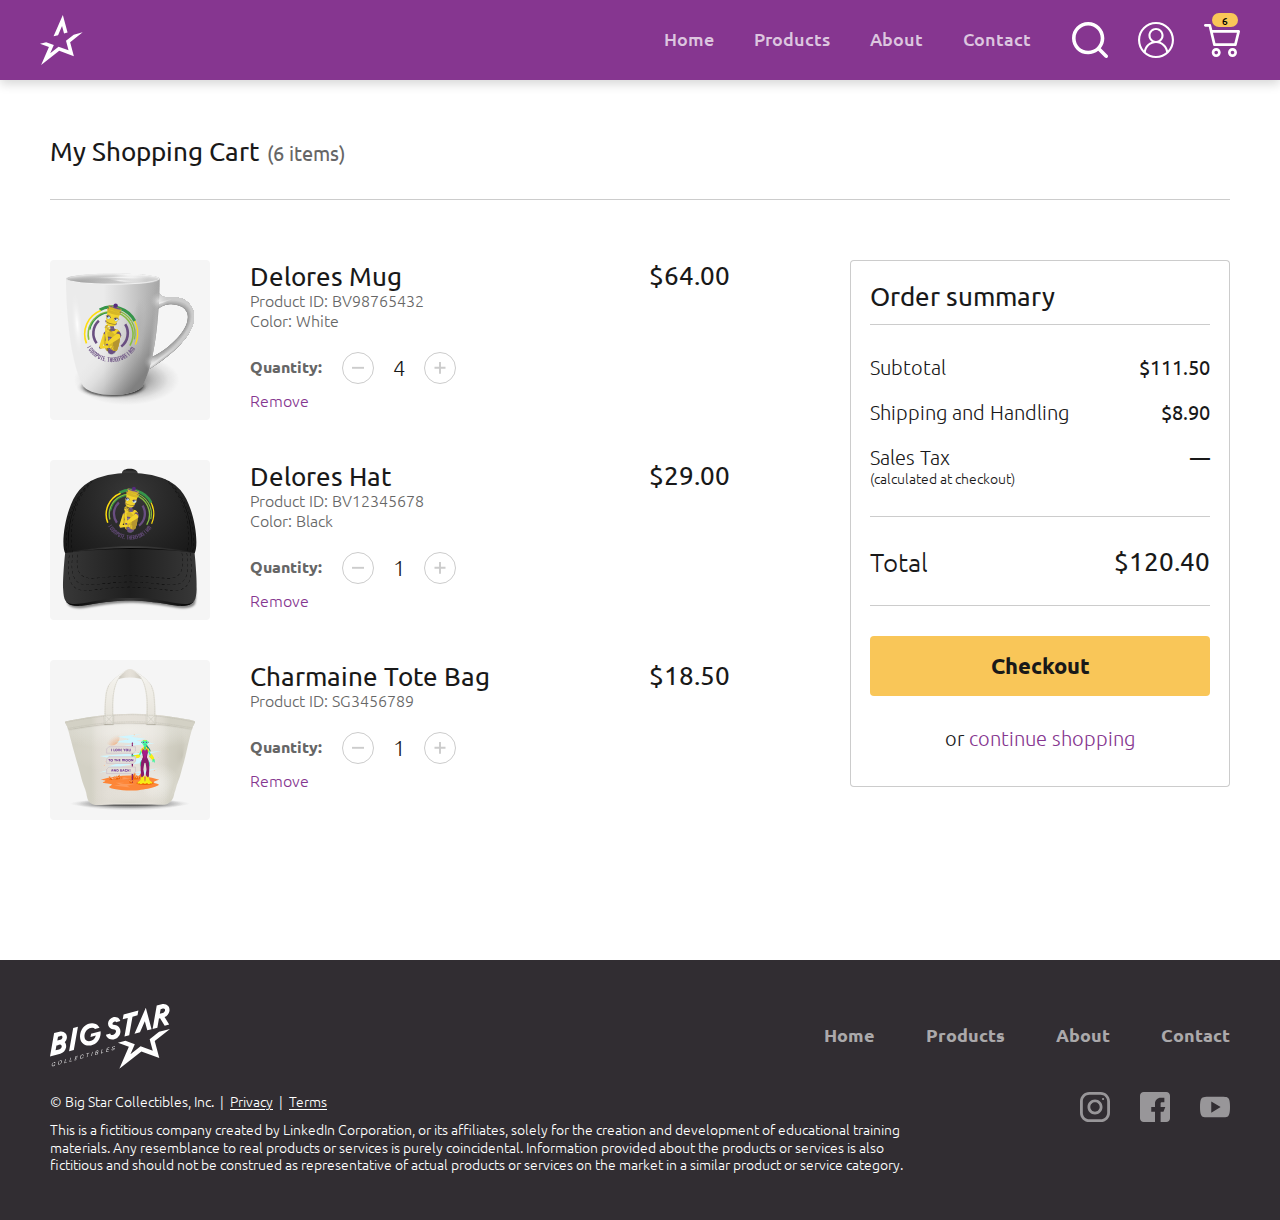
<file: Cart.html>
<!DOCTYPE html>
<html lang="en">
  <head>
    <meta charset="utf-8">
    <meta name="viewport" content="width=device-width, initial-scale=1, shrink-to-fit=no">
    <meta name="description" content="Big Star Collectibles provides unique, high-quality, authentic collectible items.">
    <title>My Shopping Cart | Big Star Collectibles</title>

    <!-- stylesheets -->
    <link rel="preconnect" href="https://fonts.googleapis.com">
    <link rel="preconnect" href="https://fonts.gstatic.com" crossorigin>
    <link rel="stylesheet" href="https://fonts.googleapis.com/css2?family=Ubuntu:ital,wght@0,300;0,400;0,500;0,700;1,500;1,700&family=Roboto:wght@700&display=swap">
    <link rel="stylesheet" href="css/plugins.css">
    <link rel="stylesheet" href="css/common.css?ver=2209301853">
    <link rel="stylesheet" href="css/cart.css?ver=2209101904">
  </head>
  <body>

    <div id="skip">
      <a href="#main">Skip to main content</a>
    </div>

    <header id="banner">
      <a href="index.html"><img src="images/logomark-big-star-white.svg" width="43" height="50" alt="Big Star Collectibles"></a>
      <nav aria-label="Site">
        <ul>
          <li><a href="index.html">Home</a></li>
          <li>
            <a href="Product-List.html">Products</a>
            <div class="wrapper">
              <figure>
                <figcaption>Characters</figcaption>
                <ul>
                  <li><a href="Characters-by-Collection.html">All characters <span class="arrow" aria-hidden="true">&rarr;</span></a></li>
                  <li><a href="Characters-by-Collection.html">Binaryville</a></li>
                  <li><a href="Characters-by-Collection.html">Lil’ Monsters</a></li>
                  <li><a href="Characters-by-Collection.html">Stargazers</a></li>
                  <li><a href="Characters-by-Collection.html">Tech Heroes</a></li>
                </ul>
              </figure>
              <figure>
                <figcaption>Products</figcaption>
                <ul>
                  <li><a href="Product-List.html">All products <span class="arrow" aria-hidden="true">&rarr;</span></a></li>
                  <li><a href="Product-List.html">Aprons</a></li>
                  <li><a href="Product-List.html">Framed Art</a></li>
                  <li><a href="Product-List.html">Hats</a></li>
                  <li><a href="Product-List.html">Mugs</a></li>
                  <li><a href="Product-List.html">Notebooks</a></li>
                  <li><a href="Product-List.html">Pillows</a></li>
                  <li><a href="Product-List.html">Tote Bags</a></li>
                  <li><a href="Product-List.html">Trading Cards</a></li>
                  <li><a href="Product-List.html">Tshirts</a></li>
                </ul>
              </figure>
              <figure>
                <figcaption>Gifts by price</figcaption>
                <ul>
                  <li><a href="#">Under $20</a></li>
                  <li><a href="#">$20 – $30</a></li>
                  <li><a href="#">$30 – $40</a></li>
                  <li><a href="#">$40 – $50</a></li>
                  <li><a href="#">Over $50</a></li>
                </ul>
              </figure>
            </div><!-- / .wrapper -->
          </li>
          <li>
            <a href="About.html">About</a>
            <div class="wrapper">
              <figure>
                <figcaption>About Big Star Collectibles</figcaption>
                <ul>
                  <li><a href="About.html">About us</a></li>
                  <li><a href="#">Our story</a></li>
                  <li><a href="#">Our team</a></li>
                  <li><a href="#">FAQ</a></li>
                  <li><a href="#">Return policy</a></li>
                  <li><a href="#">Press center</a></li>
                  <li><a href="#">Privacy policy</a></li>
                  <li><a href="#">Blog</a></li>
                  <li><a href="Contact-Us.html">Contact us</a></li>
                  <li>
                    <figure>
                      <figcaption>Follow us</figcaption>
                      <ul>
                        <li>
                          <a href="#" target="_blank">
                            <svg width="24" height="24" viewBox="0 0 24 24" role="img">
                              <title>Instagram</title>
                              <path aria-hidden="true" d="M16.5 0H7.5C3.35625 0 0 3.35625 0 7.5V16.5C0 20.6438 3.35625 24 7.5 24H16.5C20.6438 24 24 20.6438 24 16.5V7.5C24 3.35625 20.6438 0 16.5 0ZM21.75 16.5C21.75 19.3875 19.3875 21.75 16.5 21.75H7.5C4.6125 21.75 2.25 19.3875 2.25 16.5V7.5C2.25 4.6125 4.6125 2.25 7.5 2.25H16.5C19.3875 2.25 21.75 4.6125 21.75 7.5V16.5ZM12 6C8.68125 6 6 8.68125 6 12C6 15.3188 8.68125 18 12 18C15.3188 18 18 15.3188 18 12C18 8.68125 15.3188 6 12 6ZM12 15.75C9.9375 15.75 8.25 14.0625 8.25 12C8.25 9.9375 9.9375 8.25 12 8.25C14.0625 8.25 15.75 9.9375 15.75 12C15.75 14.0625 14.0625 15.75 12 15.75ZM19.2562 5.55C19.2562 6 18.9 6.35625 18.45 6.35625C18 6.35625 17.6437 6 17.6437 5.55C17.6437 5.1 18 4.74375 18.45 4.74375C18.9 4.74375 19.2562 5.1 19.2562 5.55Z" stroke-width="0" />
                            </svg>
                          </a>
                        </li>
                        <li>
                          <a href="#" target="_blank">
                            <svg width="24" height="24" viewBox="0 0 24 24" role="img">
                              <title>Facebook</title>
                              <path aria-hidden="true" d="M21 0H3C1.35 0 0 1.35 0 3V21C0 22.65 1.35 24 3 24H12V15.75H9V12H12V9C12 6.50625 14.0062 4.5 16.5 4.5H19.5V8.25H18C17.175 8.25 16.5 8.175 16.5 9V12H20.25L18.75 15.75H16.5V24H21C22.65 24 24 22.65 24 21V3C24 1.35 22.65 0 21 0Z" stroke-width="0" />
                            </svg>
                          </a>
                        </li>
                        <li>
                          <a href="#" target="_blank">
                            <svg width="24" height="24" viewBox="0 0 24 18" role="img">
                              <title>YouTube</title>
                              <path aria-hidden="true" d="M23.0048 2.36448C22.348 1.20111 21.6537 0.9947 20.2089 0.919644C18.7641 0.807059 15.1426 0.769531 12.009 0.769531C8.87541 0.769531 5.25394 0.807059 3.82787 0.90088C2.38304 0.9947 1.67 1.20111 1.01326 2.36448C0.337753 3.50909 0 5.51684 0 9.02573C0 12.5158 0.337753 14.5236 1.01326 15.6682C1.67 16.8316 2.38304 17.038 3.80911 17.1318C5.25394 17.2256 8.87541 17.2819 12.009 17.2819C15.1426 17.2819 18.7641 17.2256 20.1901 17.1506C21.635 17.0568 22.3293 16.8503 22.986 15.687C23.6615 14.5424 23.9993 12.5346 23.9993 9.04449C24.018 5.51684 23.6803 3.50909 23.0048 2.36448ZM9.00676 13.5291V4.52235L16.5124 9.02573L9.00676 13.5291Z" stroke-width="0" />
                            </svg>
                          </a>
                        </li>
                      </ul>
                    </figure>
                  </li>
                </ul>
              </figure>
            </div><!-- / .wrapper -->
          </li>
          <li><a href="Contact-Us.html">Contact</a></li>
        </ul>
        <button type="button"><img src="images/icon-menu.svg" width="30" height="24" alt="Site Navigation Panel"></button>
      </nav>
      <div id="search-widget">
        <button type="button" aria-expanded="false" aria-controls="search-popup"><img src="images/icon-search-white.svg" width="36" height="36" alt="Search Form"></button>
        <div id="search-popup" aria-hidden="true">
          <form method="post" role="search">
            <input type="search" aria-label="Enter product name" placeholder="Search&hellip;" tabindex="-1" required>
            <button type="submit" tabindex="-1">Search</button>
          </form>
          <button type="button" tabindex="-1"><img src="images/icon-xmark.svg" width="26" height="26" alt="Close"></button>
        </div>
      </div><!-- / #search-widget -->
      <a href="#"><img src="images/icon-user-v01-white.svg" width="36" height="36" alt="Account"></a>
      <button type="button">
        <img src="images/icon-shopping-cart-v01-white.svg" width="36" height="33" alt="Cart Panel">
        <span class="visually-hidden">(</span><span class="num">6</span> <span class="visually-hidden">items)</span>
      </button>
    </header>

    <main id="main">

      <section id="cart">
        <h1>My Shopping Cart <small>(6 items)</small></h1>
        <form method="post">
          <table>
            <caption>Items in cart</caption>
            <thead>
              <tr>
                <th>Image</th>
                <th>Name</th>
                <th>Details</th>
                <th>Quantity</th>
                <th>Total</th>
                <th>Action</th>
              </tr>
            </thead>
            <tbody>
              <tr>
                <td class="image"><a href="Product-Detail.html" role="presentation" tabindex="-1"><img src="images/products/binaryville-mug-dolores-white.svg" alt="A white Delores mug" style="padding: 0 10%;"></a></td>
                <td class="name"><a href="Product-Detail.html">Delores Mug</a></td>
                <td class="dets">
                  <p>Product ID: BV98765432</p>
                  <p>Color: White</p>
                </td>
                <td class="qty">
                  <div class="qty-widget">
                    <svg width="32" height="32" viewBox="0 0 32 32" aria-hidden="true">
                      <circle cx="16" cy="16" r="15.5" fill-opacity="0" />
                      <path d="M9.99887 14.864H21.9989V16.76H9.99887V14.864Z" stroke-width="0" />
                    </svg>
                    <input type="number" min="1" value="4" aria-label="Quantity" required>
                    <svg width="32" height="32" viewBox="0 0 32 32" aria-hidden="true">
                      <circle cx="16" cy="16" r="15.5" fill-opacity="0" />
                      <path d="M10.4986 14.864H15.0346V9.92H16.9546V14.864H21.4906V16.76H16.9546V21.728H15.0346V16.76H10.4986V14.864Z" stroke-width="0" />
                    </svg>
                  </div>
                </td>
                <td class="total">$64.00</td>
                <td class="action"><a role="button" tabindex="0">Remove</a></td>
              </tr>
              <tr>
                <td class="image"><a href="Product-Detail.html" role="presentation" tabindex="-1"><img src="images/products/binaryville-hat-dolores-black.svg" alt="A black Delores hat" style="padding: 0 7.5%;"></a></td>
                <td class="name"><a href="Product-Detail.html">Delores Hat</a></td>
                <td class="dets">
                  <p>Product ID: BV12345678</p>
                  <p>Color: Black</p>
                </td>
                <td class="qty">
                  <div class="qty-widget">
                    <svg width="32" height="32" viewBox="0 0 32 32" aria-hidden="true">
                      <circle cx="16" cy="16" r="15.5" fill-opacity="0" />
                      <path d="M9.99887 14.864H21.9989V16.76H9.99887V14.864Z" stroke-width="0" />
                    </svg>
                    <input type="number" min="1" value="1" aria-label="Quantity" required>
                    <svg width="32" height="32" viewBox="0 0 32 32" aria-hidden="true">
                      <circle cx="16" cy="16" r="15.5" fill-opacity="0" />
                      <path d="M10.4986 14.864H15.0346V9.92H16.9546V14.864H21.4906V16.76H16.9546V21.728H15.0346V16.76H10.4986V14.864Z" stroke-width="0" />
                    </svg>
                  </div>
                </td>
                <td class="total">$29.00</td>
                <td class="action"><a role="button" tabindex="0">Remove</a></td>
              </tr>
              <tr>
                <td class="image"><a href="Product-Detail.html" role="presentation" tabindex="-1"><img src="images/products/stargazers-tote-charmaine.svg" alt="A white Charmaine tote bag" style="padding: 0 9.5%;"></a></td>
                <td class="name"><a href="Product-Detail.html">Charmaine Tote Bag</a></td>
                <td class="dets">
                  <p>Product ID: SG3456789</p>
                </td>
                <td class="qty">
                  <div class="qty-widget">
                    <svg width="32" height="32" viewBox="0 0 32 32" aria-hidden="true">
                      <circle cx="16" cy="16" r="15.5" fill-opacity="0" />
                      <path d="M9.99887 14.864H21.9989V16.76H9.99887V14.864Z" stroke-width="0" />
                    </svg>
                    <input type="number" min="1" value="1" aria-label="Quantity" required>
                    <svg width="32" height="32" viewBox="0 0 32 32" aria-hidden="true">
                      <circle cx="16" cy="16" r="15.5" fill-opacity="0" />
                      <path d="M10.4986 14.864H15.0346V9.92H16.9546V14.864H21.4906V16.76H16.9546V21.728H15.0346V16.76H10.4986V14.864Z" stroke-width="0" />
                    </svg>
                  </div>
                </td>
                <td class="total">$18.50</td>
                <td class="action"><a role="button" tabindex="0">Remove</a></td>
              </tr>
            </tbody>
          </table>
          <table>
            <caption>Order summary</caption>
            <tbody>
              <tr>
                <th scope="row">Subtotal</th>
                <td>$111.50</td>
              </tr>
              <tr>
                <th scope="row">Shipping and Handling</th>
                <td>$8.90</td>
              </tr>
              <tr>
                <th scope="row">Sales Tax <small>(calculated at checkout)</small></th>
                <td>&mdash;</td>
              </tr>
            </tbody>
            <tfoot>
              <tr>
                <th scope="row">Total</th>
                <td>$120.40</td>
              </tr>
              <tr>
                <td colspan="2">
                  <button type="submit" class="button lg solid gold">Checkout</button>
                  <p>or <a href="Product-List.html">continue shopping</a></p>
                </td>
              </tr>
            </tfoot>
          </table>
        </form>
      </section><!-- / #cart -->

    </main>

    <footer id="continfo">
      <nav aria-label="Supplementary">
        <ul>
          <li><a href="index.html">Home</a></li>
          <li><a href="Product-List.html">Products</a></li>
          <li><a href="About.html">About</a></li>
          <li><a href="Contact-Us.html">Contact</a></li>
        </ul>
      </nav>
      <figure>
        <figcaption>Follow us</figcaption>
        <ul>
          <li><a href="#" target="_blank"><img src="images/icon-instagram-white.svg" width="30" height="30" alt="Instagram"></a></li>
          <li><a href="#" target="_blank"><img src="images/icon-facebook-white.svg" width="30" height="30" alt="Facebook"></a></li>
          <li><a href="#" target="_blank"><img src="images/icon-youtube-white.svg" width="30" height="30" alt="YouTube"></a></li>
        </ul>
      </figure>
      <img src="images/logo-big-star-H.svg" width="120" height="65" alt="Logo of Big Star Collectibles">
      <p><small>&copy; Big Star Collectibles, Inc. &nbsp;|&nbsp; <a href="#">Privacy</a> &nbsp;|&nbsp; <a href="#">Terms</a></small></p>
      <p><small>This is a fictitious company created by LinkedIn Corporation, or its affiliates, solely for the creation and development of educational training materials. Any resemblance to real products or services is purely coincidental. Information provided about the products or services is also fictitious and should not be construed as representative of actual products or services on the market in a similar product or service category.</small></p>
    </footer>

    <div id="nav-panel" role="dialog" aria-modal="true" aria-label="Site Navigation Panel">
      <button type="button"><img src="images/icon-xmark.svg" width="26" height="26" alt="Close"></button>
      <div id="search-widget-mobile">
        <button type="button" aria-expanded="false" aria-controls="search-popup-mobile" aria-label="Search Form">
          <img src="images/icon-search-dark.svg" width="22" height="22" alt="">
          Search
        </button>
        <div id="search-popup-mobile" aria-hidden="true">
          <form method="post" role="search">
            <input type="search" aria-label="Enter product name" placeholder="Search&hellip;" tabindex="-1" required>
            <button type="submit" tabindex="-1"><img src="images/icon-arrow-right-grape.svg" width="17" height="14" alt="Search"></button>
          </form>
        </div>
      </div><!-- / #search-widget-mobile -->
      <a href="#">
        <img src="images/icon-user-v01-dark.svg" width="22" height="22" alt="">
        Account
      </a>
      <a href="Cart.html">
        <img src="images/icon-shopping-cart-v01-dark.svg" width="22" height="21" alt="">
        Cart <small>(6 items)</small>
      </a>
    </div><!-- / #nav-panel -->

    <div id="cart-panel" role="dialog" aria-modal="true" aria-labelledby="label-cart-panel">
      <button type="button"><img src="images/icon-xmark.svg" width="16" height="16" alt="Close"></button>
      <h1 id="label-cart-panel">My Shopping Cart <small>(6 items)</small></h1>
      <table>
        <thead>
          <tr>
            <th>Image</th>
            <th>Name</th>
            <th>Details</th>
            <th>Quantity</th>
            <th>Unit Price</th>
            <th>Total</th>
            <th>Action</th>
          </tr>
        </thead>
        <tbody>
          <tr>
            <td class="image"><a href="Product-Detail.html" role="presentation" tabindex="-1"><img src="images/products/binaryville-mug-dolores-white.svg" alt="A white Delores mug" style="padding: 0 10%;"></a></td>
            <td class="name"><a href="Product-Detail.html">Delores Mug</a></td>
            <td class="dets">Color: White</td>
            <td class="qty">4</td>
            <td class="unit">$16.00</td>
            <td class="total">$64.00</td>
            <td class="action"><button type="button"><img src="images/icon-xmark.svg" width="12" height="12" alt="Remove"></button></td>
          </tr>
          <tr>
            <td class="image"><a href="Product-Detail.html" role="presentation" tabindex="-1"><img src="images/products/binaryville-hat-dolores-black.svg" alt="A black Delores hat" style="padding: 0 7.5%;"></a></td>
            <td class="name"><a href="Product-Detail.html">Delores Hat</a></td>
            <td class="dets">Color: Black</td>
            <td class="qty">1</td>
            <td class="unit">$30.00</td>
            <td class="total">$30.00</td>
            <td class="action"><button type="button"><img src="images/icon-xmark.svg" width="12" height="12" alt="Remove"></button></td>
          </tr>
          <tr>
            <td class="image"><a href="Product-Detail.html" role="presentation" tabindex="-1"><img src="images/products/stargazers-tote-charmaine.svg" alt="A white Charmaine tote bag" style="padding: 0 8.75%;"></a></td>
            <td class="name"><a href="Product-Detail.html">Charmaine Tote Bag</a></td>
            <td class="dets"></td>
            <td class="qty">1</td>
            <td class="unit">$18.50</td>
            <td class="total">$18.50</td>
            <td class="action"><button type="button"><img src="images/icon-xmark.svg" width="12" height="12" alt="Remove"></button></td>
          </tr>
        </tbody>
        <tfoot>
          <tr>
            <td colspan="7">Subtotal $112.50</td>
          </tr>
        </tfoot>
      </table>
      <footer>
        <a href="Cart.html" class="button lg bordered violet">See cart</a>
        <a href="#" class="button lg solid gold">Checkout now</a>
        <p>or <a role="button" tabindex="0">continue shopping</a></p>
      </footer>
    </div><!-- / #cart-panel -->

    <script src="js/plugins.js?ver=2209212222"></script>
    <script src="js/main.js?ver=2209301853"></script>

  </body>
</html>
</file>
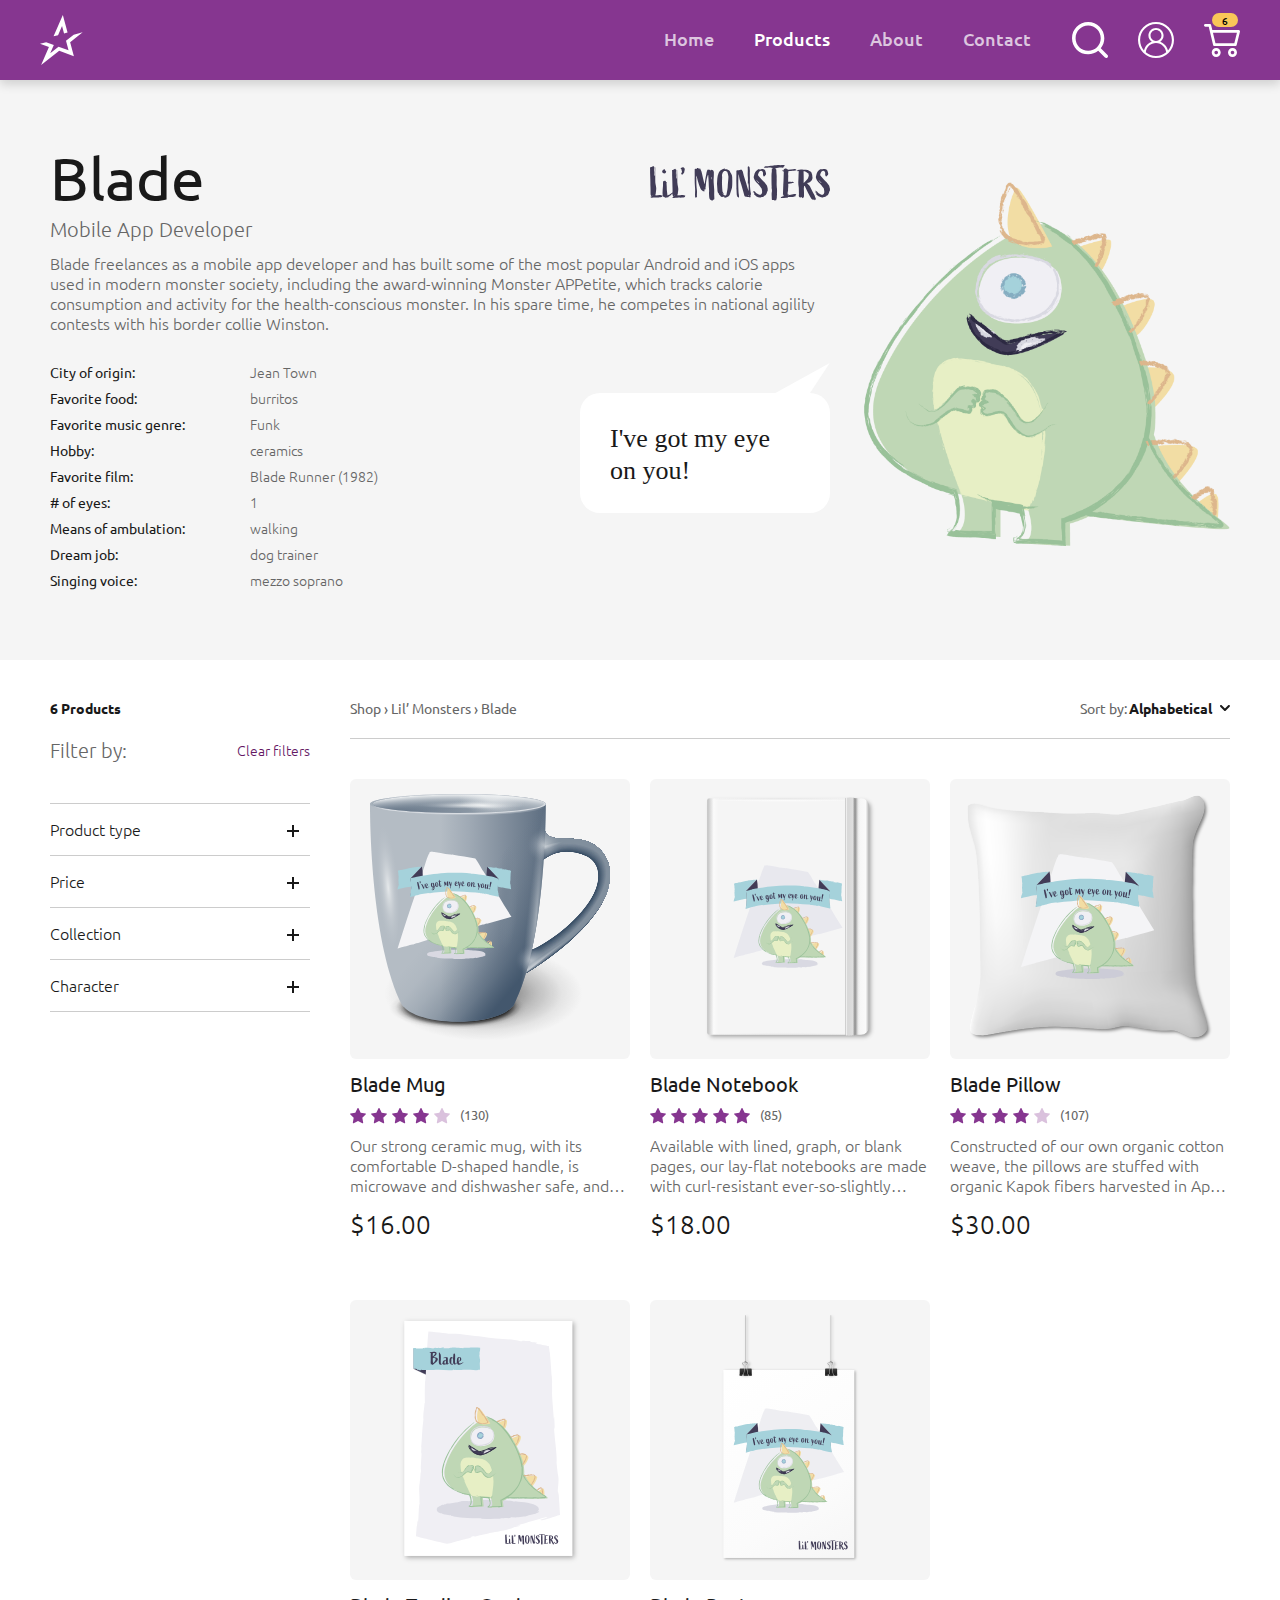
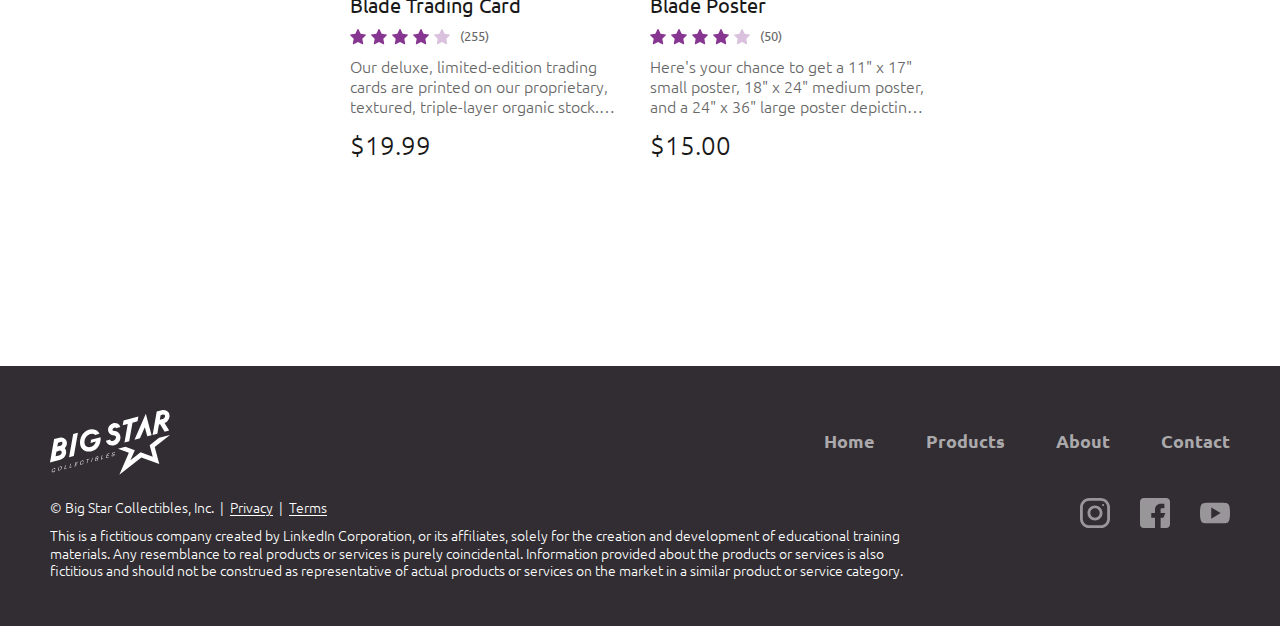
<file: Character-Detail-Blade.html>
<!DOCTYPE html>
<html lang="en">
  <head>
    <meta charset="utf-8">
    <meta name="viewport" content="width=device-width, initial-scale=1, shrink-to-fit=no">
    <meta name="description" content="Big Star Collectibles provides unique, high-quality, authentic collectible items.">
    <title>Blade | Big Star Collectibles</title>

    <!-- stylesheets -->
    <link rel="preconnect" href="https://fonts.googleapis.com">
    <link rel="preconnect" href="https://fonts.gstatic.com" crossorigin>
    <link rel="stylesheet" href="https://fonts.googleapis.com/css2?family=Ubuntu:ital,wght@0,300;0,400;0,500;0,700;1,500;1,700&family=Roboto:wght@700&display=swap">
    <link rel="stylesheet" href="css/plugins.css">
    <link rel="stylesheet" href="css/common.css?ver=2209301853">
    <link rel="stylesheet" href="css/character.css?ver=2209100051">
  </head>
  <body>

    <div id="skip">
      <a href="#main">Skip to main content</a>
    </div>

    <header id="banner">
      <a href="index.html"><img src="images/logomark-big-star-white.svg" width="43" height="50" alt="Big Star Collectibles"></a>
      <nav aria-label="Site">
        <ul>
          <li><a href="index.html">Home</a></li>
          <li>
            <a href="Product-List.html" aria-current="true">Products</a>
            <div class="wrapper">
              <figure>
                <figcaption>Characters</figcaption>
                <ul>
                  <li><a href="Characters-by-Collection.html">All characters <span class="arrow" aria-hidden="true">&rarr;</span></a></li>
                  <li><a href="Characters-by-Collection.html">Binaryville</a></li>
                  <li><a href="Characters-by-Collection.html">Lil’ Monsters</a></li>
                  <li><a href="Characters-by-Collection.html">Stargazers</a></li>
                  <li><a href="Characters-by-Collection.html">Tech Heroes</a></li>
                </ul>
              </figure>
              <figure>
                <figcaption>Products</figcaption>
                <ul>
                  <li><a href="Product-List.html">All products <span class="arrow" aria-hidden="true">&rarr;</span></a></li>
                  <li><a href="Product-List.html">Aprons</a></li>
                  <li><a href="Product-List.html">Framed Art</a></li>
                  <li><a href="Product-List.html">Hats</a></li>
                  <li><a href="Product-List.html">Mugs</a></li>
                  <li><a href="Product-List.html">Notebooks</a></li>
                  <li><a href="Product-List.html">Pillows</a></li>
                  <li><a href="Product-List.html">Tote Bags</a></li>
                  <li><a href="Product-List.html">Trading Cards</a></li>
                  <li><a href="Product-List.html">Tshirts</a></li>
                </ul>
              </figure>
              <figure>
                <figcaption>Gifts by price</figcaption>
                <ul>
                  <li><a href="#">Under $20</a></li>
                  <li><a href="#">$20 – $30</a></li>
                  <li><a href="#">$30 – $40</a></li>
                  <li><a href="#">$40 – $50</a></li>
                  <li><a href="#">Over $50</a></li>
                </ul>
              </figure>
            </div><!-- / .wrapper -->
          </li>
          <li>
            <a href="About.html">About</a>
            <div class="wrapper">
              <figure>
                <figcaption>About Big Star Collectibles</figcaption>
                <ul>
                  <li><a href="About.html">About us</a></li>
                  <li><a href="#">Our story</a></li>
                  <li><a href="#">Our team</a></li>
                  <li><a href="#">FAQ</a></li>
                  <li><a href="#">Return policy</a></li>
                  <li><a href="#">Press center</a></li>
                  <li><a href="#">Privacy policy</a></li>
                  <li><a href="#">Blog</a></li>
                  <li><a href="Contact-Us.html">Contact us</a></li>
                  <li>
                    <figure>
                      <figcaption>Follow us</figcaption>
                      <ul>
                        <li>
                          <a href="#" target="_blank">
                            <svg width="24" height="24" viewBox="0 0 24 24" role="img">
                              <title>Instagram</title>
                              <path aria-hidden="true" d="M16.5 0H7.5C3.35625 0 0 3.35625 0 7.5V16.5C0 20.6438 3.35625 24 7.5 24H16.5C20.6438 24 24 20.6438 24 16.5V7.5C24 3.35625 20.6438 0 16.5 0ZM21.75 16.5C21.75 19.3875 19.3875 21.75 16.5 21.75H7.5C4.6125 21.75 2.25 19.3875 2.25 16.5V7.5C2.25 4.6125 4.6125 2.25 7.5 2.25H16.5C19.3875 2.25 21.75 4.6125 21.75 7.5V16.5ZM12 6C8.68125 6 6 8.68125 6 12C6 15.3188 8.68125 18 12 18C15.3188 18 18 15.3188 18 12C18 8.68125 15.3188 6 12 6ZM12 15.75C9.9375 15.75 8.25 14.0625 8.25 12C8.25 9.9375 9.9375 8.25 12 8.25C14.0625 8.25 15.75 9.9375 15.75 12C15.75 14.0625 14.0625 15.75 12 15.75ZM19.2562 5.55C19.2562 6 18.9 6.35625 18.45 6.35625C18 6.35625 17.6437 6 17.6437 5.55C17.6437 5.1 18 4.74375 18.45 4.74375C18.9 4.74375 19.2562 5.1 19.2562 5.55Z" stroke-width="0" />
                            </svg>
                          </a>
                        </li>
                        <li>
                          <a href="#" target="_blank">
                            <svg width="24" height="24" viewBox="0 0 24 24" role="img">
                              <title>Facebook</title>
                              <path aria-hidden="true" d="M21 0H3C1.35 0 0 1.35 0 3V21C0 22.65 1.35 24 3 24H12V15.75H9V12H12V9C12 6.50625 14.0062 4.5 16.5 4.5H19.5V8.25H18C17.175 8.25 16.5 8.175 16.5 9V12H20.25L18.75 15.75H16.5V24H21C22.65 24 24 22.65 24 21V3C24 1.35 22.65 0 21 0Z" stroke-width="0" />
                            </svg>
                          </a>
                        </li>
                        <li>
                          <a href="#" target="_blank">
                            <svg width="24" height="24" viewBox="0 0 24 18" role="img">
                              <title>YouTube</title>
                              <path aria-hidden="true" d="M23.0048 2.36448C22.348 1.20111 21.6537 0.9947 20.2089 0.919644C18.7641 0.807059 15.1426 0.769531 12.009 0.769531C8.87541 0.769531 5.25394 0.807059 3.82787 0.90088C2.38304 0.9947 1.67 1.20111 1.01326 2.36448C0.337753 3.50909 0 5.51684 0 9.02573C0 12.5158 0.337753 14.5236 1.01326 15.6682C1.67 16.8316 2.38304 17.038 3.80911 17.1318C5.25394 17.2256 8.87541 17.2819 12.009 17.2819C15.1426 17.2819 18.7641 17.2256 20.1901 17.1506C21.635 17.0568 22.3293 16.8503 22.986 15.687C23.6615 14.5424 23.9993 12.5346 23.9993 9.04449C24.018 5.51684 23.6803 3.50909 23.0048 2.36448ZM9.00676 13.5291V4.52235L16.5124 9.02573L9.00676 13.5291Z" stroke-width="0" />
                            </svg>
                          </a>
                        </li>
                      </ul>
                    </figure>
                  </li>
                </ul>
              </figure>
            </div><!-- / .wrapper -->
          </li>
          <li><a href="Contact-Us.html">Contact</a></li>
        </ul>
        <button type="button"><img src="images/icon-menu.svg" width="30" height="24" alt="Site Navigation Panel"></button>
      </nav>
      <div id="search-widget">
        <button type="button" aria-expanded="false" aria-controls="search-popup"><img src="images/icon-search-white.svg" width="36" height="36" alt="Search Form"></button>
        <div id="search-popup" aria-hidden="true">
          <form method="post" role="search">
            <input type="search" aria-label="Enter product name" placeholder="Search&hellip;" tabindex="-1" required>
            <button type="submit" tabindex="-1">Search</button>
          </form>
          <button type="button" tabindex="-1"><img src="images/icon-xmark.svg" width="26" height="26" alt="Close"></button>
        </div>
      </div><!-- / #search-widget -->
      <a href="#"><img src="images/icon-user-v01-white.svg" width="36" height="36" alt="Account"></a>
      <button type="button">
        <img src="images/icon-shopping-cart-v01-white.svg" width="36" height="33" alt="Cart Panel">
        <span class="visually-hidden">(</span><span class="num">6</span> <span class="visually-hidden">items)</span>
      </button>
    </header>

    <main id="main">

      <section id="character">
        <div class="wrapper">
          <img src="images/characters/Lil-Monsters-Blade.png" alt="Full image of Blade">
          <blockquote>
            <p>I've got my eye on you!</p>
          </blockquote>
        </div>
        <header>
          <img src="images/logo-Lil-Monsters.svg" width="180" height="36" alt="Logo of Lil’ Monsters">
          <hgroup>
            <h1>Blade</h1>
            <p>Mobile App Developer</p>
          </hgroup>
        </header>
        <p>Blade freelances as a mobile app developer and has built some of the most popular Android and iOS apps used in modern monster society, including the award-winning Monster APPetite, which tracks calorie consumption and activity for the health-conscious monster. In his spare time, he competes in national agility contests with his border collie Winston.</p>
        <dl>
          <div>
            <dt>City of origin</dt>
            <dd>Jean Town</dd>
          </div>
          <div>
            <dt>Favorite food</dt>
            <dd>burritos</dd>
          </div>
          <div>
            <dt>Favorite music genre</dt>
            <dd>Funk</dd>
          </div>
          <div>
            <dt>Hobby</dt>
            <dd>ceramics</dd>
          </div>
          <div>
            <dt>Favorite film</dt>
            <dd>Blade Runner (1982)</dd>
          </div>
          <div>
            <dt># of eyes</dt>
            <dd>1</dd>
          </div>
          <div>
            <dt>Means of ambulation</dt>
            <dd>walking</dd>
          </div>
          <div>
            <dt>Dream job</dt>
            <dd>dog trainer</dd>
          </div>
          <div>
            <dt>Singing voice</dt>
            <dd>mezzo soprano</dd>
          </div>
        </dl>
      </section><!-- / #character -->

      <section id="products">
        <header>
          <h1>Products</h1>
          <nav aria-label="Breadcrumb">
            <ol itemscope itemtype="https://schema.org/BreadcrumbList">
              <li itemprop="itemListElement" itemscope itemtype="https://schema.org/ListItem">
                <a href="Product-List.html" itemprop="item"><span itemprop="name">Shop</span></a>
                <meta itemprop="position" content="1">
                <span aria-hidden="true">&rsaquo;</span>
              </li>
              <li itemprop="itemListElement" itemscope itemtype="https://schema.org/ListItem">
                <a href="Characters-by-Collection.html" itemprop="item"><span itemprop="name">Lil’ Monsters</span></a>
                <meta itemprop="position" content="2">
                <span aria-hidden="true">&rsaquo;</span>
              </li>
              <li itemprop="itemListElement" itemscope itemtype="https://schema.org/ListItem">
                <a href="Character-Detail-Blade.html" itemprop="item" aria-current="true"><span itemprop="name">Blade</span></a>
                <meta itemprop="position" content="3">
              </li>
            </ol>
          </nav>
          <p>6 Products</p>
          <div id="wrapper-in-prod-header">
            <button type="button"><img src="images/icon-xmark.svg" width="26" height="26" alt="Close"></button>
            <p>6 Products</p>
            <section>
              <header>
                <h2 id="label-filter-by">Filter by:</h2>
                <a role="button" tabindex="0">Clear filters</a>
              </header>
              <details>
                <summary>Product type</summary>
                <ul>
                  <li>
                    <input  id="filter-type-all" type="checkbox" checked>
                    <label for="filter-type-all">All <span class="visually-hidden">product types</span></label>
                  </li>
                  <li>
                    <input  id="filter-type-aprons" type="checkbox">
                    <label for="filter-type-aprons">Aprons</label>
                  </li>
                  <li>
                    <input  id="filter-type-art" type="checkbox">
                    <label for="filter-type-art">Framed Art</label>
                  </li>
                  <li>
                    <input  id="filter-type-hats" type="checkbox">
                    <label for="filter-type-hats">Hats</label>
                  </li>
                  <li>
                    <input  id="filter-type-magnets" type="checkbox">
                    <label for="filter-type-magnets">Magnets</label>
                  </li>
                  <li>
                    <input  id="filter-type-mugs" type="checkbox">
                    <label for="filter-type-mugs">Mugs</label>
                  </li>
                  <li>
                    <input  id="filter-type-notebooks" type="checkbox">
                    <label for="filter-type-notebooks">Notebooks</label>
                  </li>
                  <li>
                    <input  id="filter-type-posters" type="checkbox">
                    <label for="filter-type-posters">Posters</label>
                  </li>
                  <li>
                    <input  id="filter-type-pillows" type="checkbox">
                    <label for="filter-type-pillows">Pillows</label>
                  </li>
                  <li>
                    <input  id="filter-type-tote" type="checkbox">
                    <label for="filter-type-tote">Tote Bags</label>
                  </li>
                  <li>
                    <input  id="filter-type-cards" type="checkbox">
                    <label for="filter-type-cards">Trading Cards</label>
                  </li>
                  <li>
                    <input  id="filter-type-tshirts" type="checkbox">
                    <label for="filter-type-tshirts">T-shirts</label>
                  </li>
                </ul>
              </details>
              <details>
                <summary>Price</summary>
                <ul>
                  <li>
                    <input  id="filter-price-all" type="checkbox">
                    <label for="filter-price-all">All <span class="visually-hidden">prices</span></label>
                  </li>
                  <li>
                    <input  id="filter-price-under-20" type="checkbox">
                    <label for="filter-price-under-20">Under $20</label>
                  </li>
                  <li>
                    <input  id="filter-price-20-30" type="checkbox">
                    <label for="filter-price-20-30">$20 – $30</label>
                  </li>
                  <li>
                    <input  id="filter-price-30-40" type="checkbox">
                    <label for="filter-price-30-40">$30 – $40</label>
                  </li>
                  <li>
                    <input  id="filter-price-40-50" type="checkbox">
                    <label for="filter-price-40-50">$40 – $50</label>
                  </li>
                  <li>
                    <input  id="filter-price-over-50" type="checkbox">
                    <label for="filter-price-over-50">Over $50</label>
                  </li>
                </ul>
              </details>
              <details>
                <summary>Collection</summary>
                <ul>
                  <li>
                    <input  id="filter-coll-all" type="checkbox">
                    <label for="filter-coll-all">All <span class="visually-hidden">collections</span></label>
                  </li>
                  <li>
                    <input  id="filter-coll-binaryville" type="checkbox">
                    <label for="filter-coll-binaryville">Binaryville</label>
                  </li>
                  <li>
                    <input  id="filter-coll-lil-monsters" type="checkbox">
                    <label for="filter-coll-lil-monsters">Lil’ Monsters</label>
                  </li>
                  <li>
                    <input  id="filter-coll-stargazers" type="checkbox">
                    <label for="filter-coll-stargazers">Stargazers</label>
                  </li>
                  <li>
                    <input  id="filter-coll-tech-heroes" type="checkbox">
                    <label for="filter-coll-tech-heroes">Tech Heroes</label>
                  </li>
                </ul>
              </details>
              <details>
                <summary>Character</summary>
                <ul>
                  <li>
                    <input  id="filter-char-all" type="checkbox">
                    <label for="filter-char-all">All <span class="visually-hidden">characters</span></label>
                  </li>
                  <li>
                    <input  id="filter-char-blade" type="checkbox">
                    <label for="filter-char-blade">Blade</label>
                  </li>
                  <li>
                    <input  id="filter-char-bubbles" type="checkbox">
                    <label for="filter-char-bubbles">Bubbles</label>
                  </li>
                  <li>
                    <input  id="filter-char-caped-coder" type="checkbox">
                    <label for="filter-char-caped-coder">Caped Coder</label>
                  </li>
                  <li>
                    <input  id="filter-char-charmaine" type="checkbox">
                    <label for="filter-char-charmaine">Charmaine</label>
                  </li>
                  <li>
                    <input  id="filter-char-cloudmaster" type="checkbox">
                    <label for="filter-char-cloudmaster">CloudMaster</label>
                  </li>
                  <li>
                    <input  id="filter-char-commander-zoom" type="checkbox">
                    <label for="filter-char-commander-zoom">Commander Zoom</label>
                  </li>
                  <li>
                    <input  id="filter-char-delores" type="checkbox">
                    <label for="filter-char-delores">Delores</label>
                  </li>
                  <li>
                    <input  id="filter-char-fred" type="checkbox">
                    <label for="filter-char-fred">Fred</label>
                  </li>
                  <li>
                    <input  id="filter-char-gill" type="checkbox">
                    <label for="filter-char-gill">Gill</label>
                  </li>
                  <li>
                    <input  id="filter-char-melville" type="checkbox">
                    <label for="filter-char-melville">Melville</label>
                  </li>
                  <li>
                    <input  id="filter-char-mindigo" type="checkbox">
                    <label for="filter-char-mindigo">Mindigo</label>
                  </li>
                  <li>
                    <input  id="filter-char-mingle" type="checkbox">
                    <label for="filter-char-mingle">Mingle</label>
                  </li>
                  <li>
                    <input  id="filter-char-rex" type="checkbox">
                    <label for="filter-char-rex">Rex</label>
                  </li>
                  <li>
                    <input  id="filter-char-the-architech" type="checkbox">
                    <label for="filter-char-the-architech">The ArchiTech</label>
                  </li>
                  <li>
                    <input  id="filter-char-trisaphron" type="checkbox">
                    <label for="filter-char-trisaphron">Trisaphron</label>
                  </li>
                  <li>
                    <input  id="filter-char-yodel" type="checkbox">
                    <label for="filter-char-yodel">Yodel</label>
                  </li>
                </ul>
              </details>
            </section>
          </div><!-- / #wrapper-in-prod-header -->
          <div class="radio-menu-widget">
            <label id="label-sort-by" for="btn-sort-by" aria-hidden="true">Sort by:</label>
            <button type="button" id="btn-sort-by" aria-labelledby="label-sort-by btn-sort-by" aria-haspopup="true" aria-controls="menu-sort-by">
              <span aria-hidden="true">Sort by</span>
              Alphabetical
              <svg width="10" height="6" viewBox="0 0 10 6" aria-hidden="true">
                <path d="M4.25042 5.7059C4.63916 6.09803 5.26767 6.09803 5.65408 5.7059L9.62764 1.69768C10.0001 1.31024 10.0001 0.695039 9.62764 0.305254C9.24588 -0.0915765 8.61737 -0.103317 8.22398 0.281772L4.95342 3.58086L1.68286 0.281773C1.29877 -0.0939246 0.688885 -0.0939246 0.30247 0.281773C-0.090928 0.666862 -0.102567 1.30085 0.279192 1.69768L4.25042 5.7059Z" stroke-width="0" />
              </svg>
            </button>
            <ul id="menu-sort-by" role="menu" aria-label="Sort by">
              <li role="menuitemradio" aria-checked="true">Alphabetical</li>
              <li role="menuitemradio" aria-checked="false">Popular</li>
              <li role="menuitemradio" aria-checked="false">Price: high to low</li>
              <li role="menuitemradio" aria-checked="false">Price: low to high</li>
              <li role="menuitemradio" aria-checked="false">Rating</li>
            </ul>
          </div>
          <button type="button">
            Filter by
            <svg width="10" height="6" viewBox="0 0 10 6" aria-hidden="true">
              <path d="M4.25042 5.7059C4.63916 6.09803 5.26767 6.09803 5.65408 5.7059L9.62764 1.69768C10.0001 1.31024 10.0001 0.695039 9.62764 0.305254C9.24588 -0.0915765 8.61737 -0.103317 8.22398 0.281772L4.95342 3.58086L1.68286 0.281773C1.29877 -0.0939246 0.688885 -0.0939246 0.30247 0.281773C-0.090928 0.666862 -0.102567 1.30085 0.279192 1.69768L4.25042 5.7059Z" stroke-width="0" />
            </svg>
          </button>
        </header>
        <dl class="prod-list">
          <div>
            <dt><a href="Product-Detail.html">Blade Mug</a></dt>
            <dd><a href="Product-Detail.html" role="presentation" tabindex="-1"><img src="images/products/lil-monsters-mug-blade-blue.svg" alt="A blue Blade mug" style="padding: 0 7.143%;"></a></dd>
            <dd class="offer">$16.00</dd>
            <dd class="rating">
              <img src="images/icon-rating-star-purpleviolet.svg" width="16" height="16" alt="">
              <img src="images/icon-rating-star-purpleviolet.svg" width="16" height="16" alt="">
              <img src="images/icon-rating-star-purpleviolet.svg" width="16" height="16" alt="">
              <img src="images/icon-rating-star-purpleviolet.svg" width="16" height="16" alt="">
              <img src="images/icon-rating-star-purpleviolet.svg" width="16" height="16" alt="" class="nonscoring">
              <span class="visually-hidden">Rating: 4 out of 5 stars</span>
              (130<span class="visually-hidden"> user ratings</span>)
            </dd>
            <dd class="desc">Our strong ceramic mug, with its comfortable D-shaped handle, is microwave and dishwasher safe, and available in one size: 11 oz (3.2" diameter x 3.8" h).</dd>
          </div>
          <div>
            <dt><a href="Product-Detail.html">Blade Notebook</a></dt>
            <dd><a href="Product-Detail.html" role="presentation" tabindex="-1"><img src="images/products/lil-monsters-notebook-blade.svg" alt="A white Blade notebook" style="padding: 0 18.75%;"></a></dd>
            <dd class="offer">$18.00</dd>
            <dd class="rating">
              <img src="images/icon-rating-star-purpleviolet.svg" width="16" height="16" alt="">
              <img src="images/icon-rating-star-purpleviolet.svg" width="16" height="16" alt="">
              <img src="images/icon-rating-star-purpleviolet.svg" width="16" height="16" alt="">
              <img src="images/icon-rating-star-purpleviolet.svg" width="16" height="16" alt="">
              <img src="images/icon-rating-star-purpleviolet.svg" width="16" height="16" alt="">
              <span class="visually-hidden">Rating: 5 out of 5 stars</span>
              (85<span class="visually-hidden"> user ratings</span>)
            </dd>
            <dd class="desc">Available with lined, graph, or blank pages, our lay-flat notebooks are made with curl-resistant ever-so-slightly textured smudge-proof paper that’s ideal for your ideas and creations. </dd>
          </div>
          <div>
            <dt><a href="Product-Detail.html">Blade Pillow</a></dt>
            <dd><a href="Product-Detail.html" role="presentation" tabindex="-1"><img src="images/products/lil-monsters-pillow-blade.svg" alt="A white Blade pillow" style="padding: 0 5.892%;"></a></dd>
            <dd class="offer">$30.00</dd>
            <dd class="rating">
              <img src="images/icon-rating-star-purpleviolet.svg" width="16" height="16" alt="">
              <img src="images/icon-rating-star-purpleviolet.svg" width="16" height="16" alt="">
              <img src="images/icon-rating-star-purpleviolet.svg" width="16" height="16" alt="">
              <img src="images/icon-rating-star-purpleviolet.svg" width="16" height="16" alt="">
              <img src="images/icon-rating-star-purpleviolet.svg" width="16" height="16" alt="" class="nonscoring">
              <span class="visually-hidden">Rating: 4 out of 5 stars</span>
              (107<span class="visually-hidden"> user ratings</span>)
            </dd>
            <dd class="desc">Constructed of our own organic cotton weave, the pillows are stuffed with organic Kapok fibers harvested in April and May in Hawaii when the fruits mature and fall from the trees. 10 percent of each sale is donated to Hawaii's botanical gardens. </dd>
          </div>
          <div>
            <dt><a href="Product-Detail.html">Blade Trading Card</a></dt>
            <dd><a href="Product-Detail.html" role="presentation" tabindex="-1"><img src="images/products/lil-monsters-cards-blade-front.svg" alt="The front of a Blade trading card" style="padding: 0 17.5%;"></a></dd>
            <dd class="offer">$19.99</dd>
            <dd class="rating">
              <img src="images/icon-rating-star-purpleviolet.svg" width="16" height="16" alt="">
              <img src="images/icon-rating-star-purpleviolet.svg" width="16" height="16" alt="">
              <img src="images/icon-rating-star-purpleviolet.svg" width="16" height="16" alt="">
              <img src="images/icon-rating-star-purpleviolet.svg" width="16" height="16" alt="">
              <img src="images/icon-rating-star-purpleviolet.svg" width="16" height="16" alt="" class="nonscoring">
              <span class="visually-hidden">Rating: 4 out of 5 stars</span>
              (255<span class="visually-hidden"> user ratings</span>)
            </dd>
            <dd class="desc">Our deluxe, limited-edition trading cards are printed on our proprietary, textured, triple-layer organic stock. After printing, all cards are silk laminated to better preserve the cards and to best showcase its character and copy. In addition, each of our cards is encased in an acid-free rigid card sleeve to further protect it from UV rays, moisture, and handling. </dd>
          </div>
          <div>
            <dt><a href="Product-Detail.html">Blade Poster</a></dt>
            <dd><a href="Product-Detail.html" role="presentation" tabindex="-1"><img src="images/products/lil-monsters-poster-blade.svg" alt="A Blade poster" style="padding: 0 25.268%;"></a></dd>
            <dd class="offer">$15.00</dd>
            <dd class="rating">
              <img src="images/icon-rating-star-purpleviolet.svg" width="16" height="16" alt="">
              <img src="images/icon-rating-star-purpleviolet.svg" width="16" height="16" alt="">
              <img src="images/icon-rating-star-purpleviolet.svg" width="16" height="16" alt="">
              <img src="images/icon-rating-star-purpleviolet.svg" width="16" height="16" alt="">
              <img src="images/icon-rating-star-purpleviolet.svg" width="16" height="16" alt="" class="nonscoring">
              <span class="visually-hidden">Rating: 4 out of 5 stars</span>
              (50<span class="visually-hidden"> user ratings</span>)
            </dd>
            <dd class="desc">Here's your chance to get a 11" x 17" small poster, 18" x 24" medium poster, and a 24" x 36" large poster depicting a favorite character, perfect for a dorm room or den. Printed on heavy satin photo paper to bring out the best and brightest colors. Shipped rolled, unless framed. </dd>
          </div>
        </div>
      </section><!-- / #products -->

    </main>

    <footer id="continfo">
      <nav aria-label="Supplementary">
        <ul>
          <li><a href="index.html">Home</a></li>
          <li><a href="Product-List.html">Products</a></li>
          <li><a href="About.html">About</a></li>
          <li><a href="Contact-Us.html">Contact</a></li>
        </ul>
      </nav>
      <figure>
        <figcaption>Follow us</figcaption>
        <ul>
          <li><a href="#" target="_blank"><img src="images/icon-instagram-white.svg" width="30" height="30" alt="Instagram"></a></li>
          <li><a href="#" target="_blank"><img src="images/icon-facebook-white.svg" width="30" height="30" alt="Facebook"></a></li>
          <li><a href="#" target="_blank"><img src="images/icon-youtube-white.svg" width="30" height="30" alt="YouTube"></a></li>
        </ul>
      </figure>
      <img src="images/logo-big-star-H.svg" width="120" height="65" alt="Logo of Big Star Collectibles">
      <p><small>&copy; Big Star Collectibles, Inc. &nbsp;|&nbsp; <a href="#">Privacy</a> &nbsp;|&nbsp; <a href="#">Terms</a></small></p>
      <p><small>This is a fictitious company created by LinkedIn Corporation, or its affiliates, solely for the creation and development of educational training materials. Any resemblance to real products or services is purely coincidental. Information provided about the products or services is also fictitious and should not be construed as representative of actual products or services on the market in a similar product or service category.</small></p>
    </footer>

    <div id="nav-panel" role="dialog" aria-modal="true" aria-label="Site Navigation Panel">
      <button type="button"><img src="images/icon-xmark.svg" width="26" height="26" alt="Close"></button>
      <div id="search-widget-mobile">
        <button type="button" aria-expanded="false" aria-controls="search-popup-mobile" aria-label="Search Form">
          <img src="images/icon-search-dark.svg" width="22" height="22" alt="">
          Search
        </button>
        <div id="search-popup-mobile" aria-hidden="true">
          <form method="post" role="search">
            <input type="search" aria-label="Enter product name" placeholder="Search&hellip;" tabindex="-1" required>
            <button type="submit" tabindex="-1"><img src="images/icon-arrow-right-grape.svg" width="17" height="14" alt="Search"></button>
          </form>
        </div>
      </div><!-- / #search-widget-mobile -->
      <a href="#">
        <img src="images/icon-user-v01-dark.svg" width="22" height="22" alt="">
        Account
      </a>
      <a href="Cart.html">
        <img src="images/icon-shopping-cart-v01-dark.svg" width="22" height="21" alt="">
        Cart <small>(6 items)</small>
      </a>
    </div><!-- / #nav-panel -->

    <div id="cart-panel" role="dialog" aria-modal="true" aria-labelledby="label-cart-panel">
      <button type="button"><img src="images/icon-xmark.svg" width="16" height="16" alt="Close"></button>
      <h1 id="label-cart-panel">My Shopping Cart <small>(6 items)</small></h1>
      <table>
        <thead>
          <tr>
            <th>Image</th>
            <th>Name</th>
            <th>Details</th>
            <th>Quantity</th>
            <th>Unit Price</th>
            <th>Total</th>
            <th>Action</th>
          </tr>
        </thead>
        <tbody>
          <tr>
            <td class="image"><a href="Product-Detail.html" role="presentation" tabindex="-1"><img src="images/products/binaryville-mug-dolores-white.svg" alt="A white Delores mug" style="padding: 0 10%;"></a></td>
            <td class="name"><a href="Product-Detail.html">Delores Mug</a></td>
            <td class="dets">Color: White</td>
            <td class="qty">4</td>
            <td class="unit">$16.00</td>
            <td class="total">$64.00</td>
            <td class="action"><button type="button"><img src="images/icon-xmark.svg" width="12" height="12" alt="Remove"></button></td>
          </tr>
          <tr>
            <td class="image"><a href="Product-Detail.html" role="presentation" tabindex="-1"><img src="images/products/binaryville-hat-dolores-black.svg" alt="A black Delores hat" style="padding: 0 7.5%;"></a></td>
            <td class="name"><a href="Product-Detail.html">Delores Hat</a></td>
            <td class="dets">Color: Black</td>
            <td class="qty">1</td>
            <td class="unit">$30.00</td>
            <td class="total">$30.00</td>
            <td class="action"><button type="button"><img src="images/icon-xmark.svg" width="12" height="12" alt="Remove"></button></td>
          </tr>
          <tr>
            <td class="image"><a href="Product-Detail.html" role="presentation" tabindex="-1"><img src="images/products/stargazers-tote-charmaine.svg" alt="A white Charmaine tote bag" style="padding: 0 8.75%;"></a></td>
            <td class="name"><a href="Product-Detail.html">Charmaine Tote Bag</a></td>
            <td class="dets"></td>
            <td class="qty">1</td>
            <td class="unit">$18.50</td>
            <td class="total">$18.50</td>
            <td class="action"><button type="button"><img src="images/icon-xmark.svg" width="12" height="12" alt="Remove"></button></td>
          </tr>
        </tbody>
        <tfoot>
          <tr>
            <td colspan="7">Subtotal $112.50</td>
          </tr>
        </tfoot>
      </table>
      <footer>
        <a href="Cart.html" class="button lg bordered violet">See cart</a>
        <a href="#" class="button lg solid gold">Checkout now</a>
        <p>or <a role="button" tabindex="0">continue shopping</a></p>
      </footer>
    </div><!-- / #cart-panel -->

    <script src="js/plugins.js?ver=2209212222"></script>
    <script src="js/main.js?ver=2209301853"></script>

  </body>
</html>
</file>
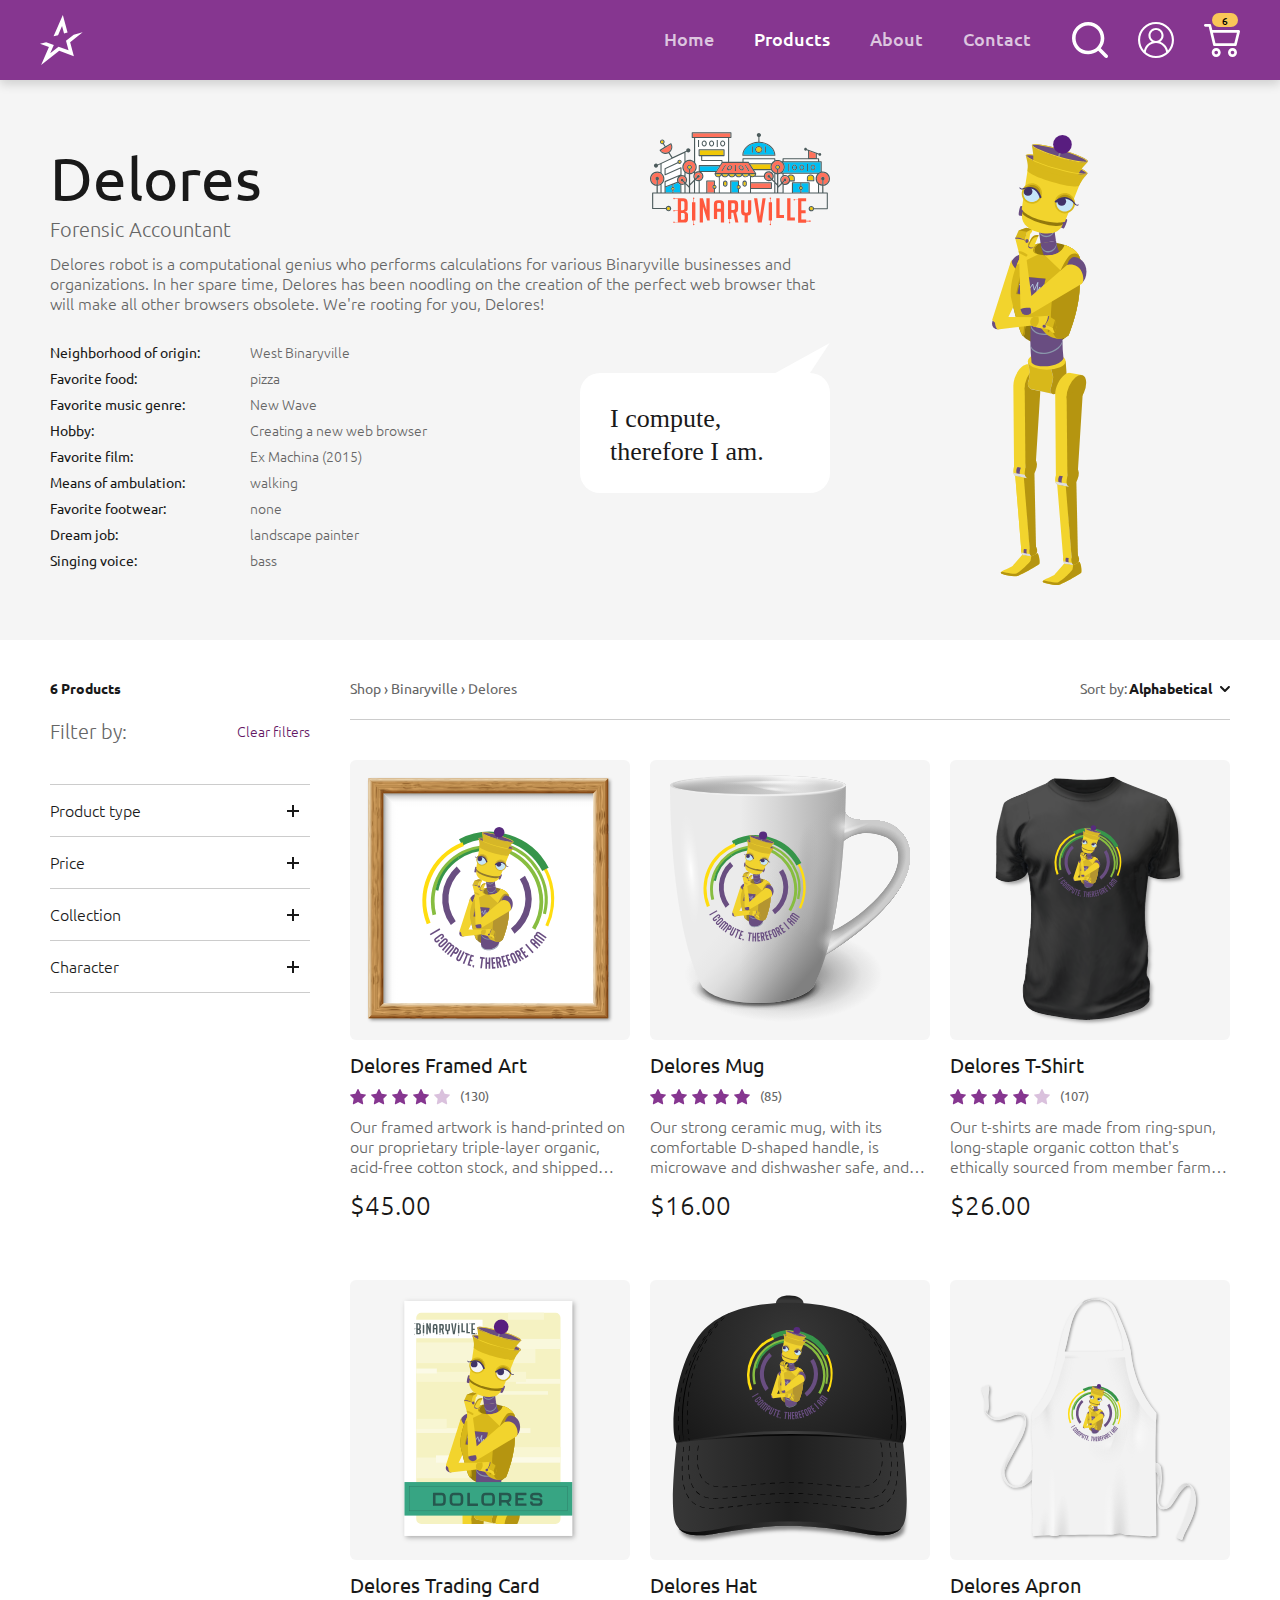
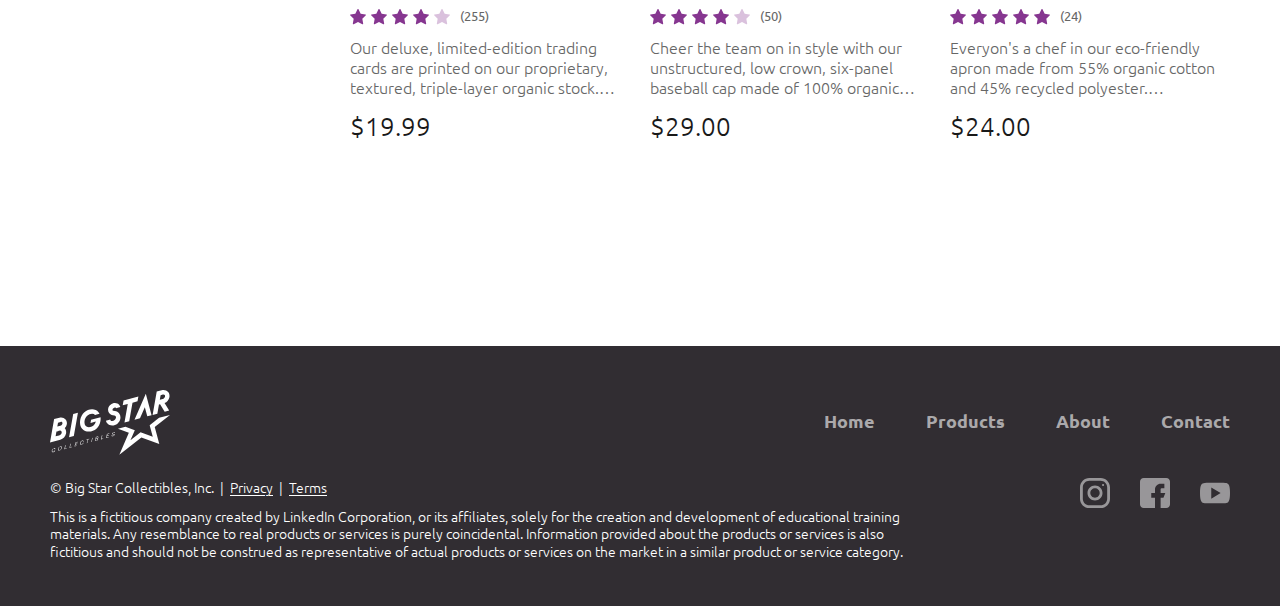
<file: Character-Detail-Delores.html>
<!DOCTYPE html>
<html lang="en">
  <head>
    <meta charset="utf-8">
    <meta name="viewport" content="width=device-width, initial-scale=1, shrink-to-fit=no">
    <meta name="description" content="Big Star Collectibles provides unique, high-quality, authentic collectible items.">
    <title>Delores | Big Star Collectibles</title>

    <!-- stylesheets -->
    <link rel="preconnect" href="https://fonts.googleapis.com">
    <link rel="preconnect" href="https://fonts.gstatic.com" crossorigin>
    <link rel="stylesheet" href="https://fonts.googleapis.com/css2?family=Ubuntu:ital,wght@0,300;0,400;0,500;0,700;1,500;1,700&family=Roboto:wght@700&display=swap">
    <link rel="stylesheet" href="css/plugins.css">
    <link rel="stylesheet" href="css/common.css?ver=2209301853">
    <link rel="stylesheet" href="css/character.css?ver=2209100051">
  </head>
  <body>

    <div id="skip">
      <a href="#main">Skip to main content</a>
    </div>

    <header id="banner">
      <a href="index.html"><img src="images/logomark-big-star-white.svg" width="43" height="50" alt="Big Star Collectibles"></a>
      <nav aria-label="Site">
        <ul>
          <li><a href="index.html">Home</a></li>
          <li>
            <a href="Product-List.html" aria-current="true">Products</a>
            <div class="wrapper">
              <figure>
                <figcaption>Characters</figcaption>
                <ul>
                  <li><a href="Characters-by-Collection.html">All characters <span class="arrow" aria-hidden="true">&rarr;</span></a></li>
                  <li><a href="Characters-by-Collection.html">Binaryville</a></li>
                  <li><a href="Characters-by-Collection.html">Lil’ Monsters</a></li>
                  <li><a href="Characters-by-Collection.html">Stargazers</a></li>
                  <li><a href="Characters-by-Collection.html">Tech Heroes</a></li>
                </ul>
              </figure>
              <figure>
                <figcaption>Products</figcaption>
                <ul>
                  <li><a href="Product-List.html">All products <span class="arrow" aria-hidden="true">&rarr;</span></a></li>
                  <li><a href="Product-List.html">Aprons</a></li>
                  <li><a href="Product-List.html">Framed Art</a></li>
                  <li><a href="Product-List.html">Hats</a></li>
                  <li><a href="Product-List.html">Mugs</a></li>
                  <li><a href="Product-List.html">Notebooks</a></li>
                  <li><a href="Product-List.html">Pillows</a></li>
                  <li><a href="Product-List.html">Tote Bags</a></li>
                  <li><a href="Product-List.html">Trading Cards</a></li>
                  <li><a href="Product-List.html">Tshirts</a></li>
                </ul>
              </figure>
              <figure>
                <figcaption>Gifts by price</figcaption>
                <ul>
                  <li><a href="#">Under $20</a></li>
                  <li><a href="#">$20 – $30</a></li>
                  <li><a href="#">$30 – $40</a></li>
                  <li><a href="#">$40 – $50</a></li>
                  <li><a href="#">Over $50</a></li>
                </ul>
              </figure>
            </div><!-- / .wrapper -->
          </li>
          <li>
            <a href="About.html">About</a>
            <div class="wrapper">
              <figure>
                <figcaption>About Big Star Collectibles</figcaption>
                <ul>
                  <li><a href="About.html">About us</a></li>
                  <li><a href="#">Our story</a></li>
                  <li><a href="#">Our team</a></li>
                  <li><a href="#">FAQ</a></li>
                  <li><a href="#">Return policy</a></li>
                  <li><a href="#">Press center</a></li>
                  <li><a href="#">Privacy policy</a></li>
                  <li><a href="#">Blog</a></li>
                  <li><a href="Contact-Us.html">Contact us</a></li>
                  <li>
                    <figure>
                      <figcaption>Follow us</figcaption>
                      <ul>
                        <li>
                          <a href="#" target="_blank">
                            <svg width="24" height="24" viewBox="0 0 24 24" role="img">
                              <title>Instagram</title>
                              <path aria-hidden="true" d="M16.5 0H7.5C3.35625 0 0 3.35625 0 7.5V16.5C0 20.6438 3.35625 24 7.5 24H16.5C20.6438 24 24 20.6438 24 16.5V7.5C24 3.35625 20.6438 0 16.5 0ZM21.75 16.5C21.75 19.3875 19.3875 21.75 16.5 21.75H7.5C4.6125 21.75 2.25 19.3875 2.25 16.5V7.5C2.25 4.6125 4.6125 2.25 7.5 2.25H16.5C19.3875 2.25 21.75 4.6125 21.75 7.5V16.5ZM12 6C8.68125 6 6 8.68125 6 12C6 15.3188 8.68125 18 12 18C15.3188 18 18 15.3188 18 12C18 8.68125 15.3188 6 12 6ZM12 15.75C9.9375 15.75 8.25 14.0625 8.25 12C8.25 9.9375 9.9375 8.25 12 8.25C14.0625 8.25 15.75 9.9375 15.75 12C15.75 14.0625 14.0625 15.75 12 15.75ZM19.2562 5.55C19.2562 6 18.9 6.35625 18.45 6.35625C18 6.35625 17.6437 6 17.6437 5.55C17.6437 5.1 18 4.74375 18.45 4.74375C18.9 4.74375 19.2562 5.1 19.2562 5.55Z" stroke-width="0" />
                            </svg>
                          </a>
                        </li>
                        <li>
                          <a href="#" target="_blank">
                            <svg width="24" height="24" viewBox="0 0 24 24" role="img">
                              <title>Facebook</title>
                              <path aria-hidden="true" d="M21 0H3C1.35 0 0 1.35 0 3V21C0 22.65 1.35 24 3 24H12V15.75H9V12H12V9C12 6.50625 14.0062 4.5 16.5 4.5H19.5V8.25H18C17.175 8.25 16.5 8.175 16.5 9V12H20.25L18.75 15.75H16.5V24H21C22.65 24 24 22.65 24 21V3C24 1.35 22.65 0 21 0Z" stroke-width="0" />
                            </svg>
                          </a>
                        </li>
                        <li>
                          <a href="#" target="_blank">
                            <svg width="24" height="24" viewBox="0 0 24 18" role="img">
                              <title>YouTube</title>
                              <path aria-hidden="true" d="M23.0048 2.36448C22.348 1.20111 21.6537 0.9947 20.2089 0.919644C18.7641 0.807059 15.1426 0.769531 12.009 0.769531C8.87541 0.769531 5.25394 0.807059 3.82787 0.90088C2.38304 0.9947 1.67 1.20111 1.01326 2.36448C0.337753 3.50909 0 5.51684 0 9.02573C0 12.5158 0.337753 14.5236 1.01326 15.6682C1.67 16.8316 2.38304 17.038 3.80911 17.1318C5.25394 17.2256 8.87541 17.2819 12.009 17.2819C15.1426 17.2819 18.7641 17.2256 20.1901 17.1506C21.635 17.0568 22.3293 16.8503 22.986 15.687C23.6615 14.5424 23.9993 12.5346 23.9993 9.04449C24.018 5.51684 23.6803 3.50909 23.0048 2.36448ZM9.00676 13.5291V4.52235L16.5124 9.02573L9.00676 13.5291Z" stroke-width="0" />
                            </svg>
                          </a>
                        </li>
                      </ul>
                    </figure>
                  </li>
                </ul>
              </figure>
            </div><!-- / .wrapper -->
          </li>
          <li><a href="Contact-Us.html">Contact</a></li>
        </ul>
        <button type="button"><img src="images/icon-menu.svg" width="30" height="24" alt="Site Navigation Panel"></button>
      </nav>
      <div id="search-widget">
        <button type="button" aria-expanded="false" aria-controls="search-popup"><img src="images/icon-search-white.svg" width="36" height="36" alt="Search Form"></button>
        <div id="search-popup" aria-hidden="true">
          <form method="post" role="search">
            <input type="search" aria-label="Enter product name" placeholder="Search&hellip;" tabindex="-1" required>
            <button type="submit" tabindex="-1">Search</button>
          </form>
          <button type="button" tabindex="-1"><img src="images/icon-xmark.svg" width="26" height="26" alt="Close"></button>
        </div>
      </div><!-- / #search-widget -->
      <a href="#"><img src="images/icon-user-v01-white.svg" width="36" height="36" alt="Account"></a>
      <button type="button">
        <img src="images/icon-shopping-cart-v01-white.svg" width="36" height="33" alt="Cart Panel">
        <span class="visually-hidden">(</span><span class="num">6</span> <span class="visually-hidden">items)</span>
      </button>
    </header>

    <main id="main">

      <section id="character">
        <div class="wrapper">
          <img src="images/characters/Binaryville-Delores.svg" alt="Full image of Delores">
          <blockquote>
            <p>I compute, therefore I am.</p>
          </blockquote>
        </div>
        <header>
          <img src="images/logo-Binaryville.svg" width="180" height="94" alt="Binaryville">
          <hgroup>
            <h1>Delores</h1>
            <p>Forensic Accountant</p>
          </hgroup>
        </header>
        <p>Delores robot is a computational genius who performs calculations for various Binaryville businesses and organizations. In her spare time, Delores has been noodling on the creation of the perfect web browser that will make all other browsers obsolete. We're rooting for you, Delores!</p>
        <dl>
          <div>
            <dt>Neighborhood of origin</dt>
            <dd>West Binaryville</dd>
          </div>
          <div>
            <dt>Favorite food</dt>
            <dd>pizza</dd>
          </div>
          <div>
            <dt>Favorite music genre</dt>
            <dd>New Wave</dd>
          </div>
          <div>
            <dt>Hobby</dt>
            <dd>Creating a new web browser</dd>
          </div>
          <div>
            <dt>Favorite film</dt>
            <dd>Ex Machina (2015)</dd>
          </div>
          <div>
            <dt>Means of ambulation</dt>
            <dd>walking</dd>
          </div>
          <div>
            <dt>Favorite footwear</dt>
            <dd>none</dd>
          </div>
          <div>
            <dt>Dream job</dt>
            <dd>landscape painter</dd>
          </div>
          <div>
            <dt>Singing voice</dt>
            <dd>bass</dd>
          </div>
        </dl>
      </section><!-- / #character -->

      <section id="products">
        <header>
          <h1>Products</h1>
          <nav aria-label="Breadcrumb">
            <ol itemscope itemtype="https://schema.org/BreadcrumbList">
              <li itemprop="itemListElement" itemscope itemtype="https://schema.org/ListItem">
                <a href="Product-List.html" itemprop="item"><span itemprop="name">Shop</span></a>
                <meta itemprop="position" content="1">
                <span aria-hidden="true">&rsaquo;</span>
              </li>
              <li itemprop="itemListElement" itemscope itemtype="https://schema.org/ListItem">
                <a href="Characters-by-Collection.html" itemprop="item"><span itemprop="name">Binaryville</span></a>
                <meta itemprop="position" content="2">
                <span aria-hidden="true">&rsaquo;</span>
              </li>
              <li itemprop="itemListElement" itemscope itemtype="https://schema.org/ListItem">
                <a href="Character-Detail-Delores.html" itemprop="item" aria-current="true"><span itemprop="name">Delores</span></a>
                <meta itemprop="position" content="3">
              </li>
            </ol>
          </nav>
          <p>6 Products</p>
          <div id="wrapper-in-prod-header">
            <button type="button"><img src="images/icon-xmark.svg" width="26" height="26" alt="Close"></button>
            <p>6 Products</p>
            <section>
              <header>
                <h2 id="label-filter-by">Filter by:</h2>
                <a role="button" tabindex="0">Clear filters</a>
              </header>
              <details>
                <summary>Product type</summary>
                <ul>
                  <li>
                    <input  id="filter-type-all" type="checkbox" checked>
                    <label for="filter-type-all">All <span class="visually-hidden">product types</span></label>
                  </li>
                  <li>
                    <input  id="filter-type-aprons" type="checkbox">
                    <label for="filter-type-aprons">Aprons</label>
                  </li>
                  <li>
                    <input  id="filter-type-art" type="checkbox">
                    <label for="filter-type-art">Framed Art</label>
                  </li>
                  <li>
                    <input  id="filter-type-hats" type="checkbox">
                    <label for="filter-type-hats">Hats</label>
                  </li>
                  <li>
                    <input  id="filter-type-magnets" type="checkbox">
                    <label for="filter-type-magnets">Magnets</label>
                  </li>
                  <li>
                    <input  id="filter-type-mugs" type="checkbox">
                    <label for="filter-type-mugs">Mugs</label>
                  </li>
                  <li>
                    <input  id="filter-type-notebooks" type="checkbox">
                    <label for="filter-type-notebooks">Notebooks</label>
                  </li>
                  <li>
                    <input  id="filter-type-posters" type="checkbox">
                    <label for="filter-type-posters">Posters</label>
                  </li>
                  <li>
                    <input  id="filter-type-pillows" type="checkbox">
                    <label for="filter-type-pillows">Pillows</label>
                  </li>
                  <li>
                    <input  id="filter-type-tote" type="checkbox">
                    <label for="filter-type-tote">Tote Bags</label>
                  </li>
                  <li>
                    <input  id="filter-type-cards" type="checkbox">
                    <label for="filter-type-cards">Trading Cards</label>
                  </li>
                  <li>
                    <input  id="filter-type-tshirts" type="checkbox">
                    <label for="filter-type-tshirts">T-shirts</label>
                  </li>
                </ul>
              </details>
              <details>
                <summary>Price</summary>
                <ul>
                  <li>
                    <input  id="filter-price-all" type="checkbox">
                    <label for="filter-price-all">All <span class="visually-hidden">prices</span></label>
                  </li>
                  <li>
                    <input  id="filter-price-under-20" type="checkbox">
                    <label for="filter-price-under-20">Under $20</label>
                  </li>
                  <li>
                    <input  id="filter-price-20-30" type="checkbox">
                    <label for="filter-price-20-30">$20 – $30</label>
                  </li>
                  <li>
                    <input  id="filter-price-30-40" type="checkbox">
                    <label for="filter-price-30-40">$30 – $40</label>
                  </li>
                  <li>
                    <input  id="filter-price-40-50" type="checkbox">
                    <label for="filter-price-40-50">$40 – $50</label>
                  </li>
                  <li>
                    <input  id="filter-price-over-50" type="checkbox">
                    <label for="filter-price-over-50">Over $50</label>
                  </li>
                </ul>
              </details>
              <details>
                <summary>Collection</summary>
                <ul>
                  <li>
                    <input  id="filter-coll-all" type="checkbox">
                    <label for="filter-coll-all">All <span class="visually-hidden">collections</span></label>
                  </li>
                  <li>
                    <input  id="filter-coll-binaryville" type="checkbox">
                    <label for="filter-coll-binaryville">Binaryville</label>
                  </li>
                  <li>
                    <input  id="filter-coll-lil-monsters" type="checkbox">
                    <label for="filter-coll-lil-monsters">Lil’ Monsters</label>
                  </li>
                  <li>
                    <input  id="filter-coll-stargazers" type="checkbox">
                    <label for="filter-coll-stargazers">Stargazers</label>
                  </li>
                  <li>
                    <input  id="filter-coll-tech-heroes" type="checkbox">
                    <label for="filter-coll-tech-heroes">Tech Heroes</label>
                  </li>
                </ul>
              </details>
              <details>
                <summary>Character</summary>
                <ul>
                  <li>
                    <input  id="filter-char-all" type="checkbox">
                    <label for="filter-char-all">All <span class="visually-hidden">characters</span></label>
                  </li>
                  <li>
                    <input  id="filter-char-blade" type="checkbox">
                    <label for="filter-char-blade">Blade</label>
                  </li>
                  <li>
                    <input  id="filter-char-bubbles" type="checkbox">
                    <label for="filter-char-bubbles">Bubbles</label>
                  </li>
                  <li>
                    <input  id="filter-char-caped-coder" type="checkbox">
                    <label for="filter-char-caped-coder">Caped Coder</label>
                  </li>
                  <li>
                    <input  id="filter-char-charmaine" type="checkbox">
                    <label for="filter-char-charmaine">Charmaine</label>
                  </li>
                  <li>
                    <input  id="filter-char-cloudmaster" type="checkbox">
                    <label for="filter-char-cloudmaster">CloudMaster</label>
                  </li>
                  <li>
                    <input  id="filter-char-commander-zoom" type="checkbox">
                    <label for="filter-char-commander-zoom">Commander Zoom</label>
                  </li>
                  <li>
                    <input  id="filter-char-delores" type="checkbox">
                    <label for="filter-char-delores">Delores</label>
                  </li>
                  <li>
                    <input  id="filter-char-fred" type="checkbox">
                    <label for="filter-char-fred">Fred</label>
                  </li>
                  <li>
                    <input  id="filter-char-gill" type="checkbox">
                    <label for="filter-char-gill">Gill</label>
                  </li>
                  <li>
                    <input  id="filter-char-melville" type="checkbox">
                    <label for="filter-char-melville">Melville</label>
                  </li>
                  <li>
                    <input  id="filter-char-mindigo" type="checkbox">
                    <label for="filter-char-mindigo">Mindigo</label>
                  </li>
                  <li>
                    <input  id="filter-char-mingle" type="checkbox">
                    <label for="filter-char-mingle">Mingle</label>
                  </li>
                  <li>
                    <input  id="filter-char-rex" type="checkbox">
                    <label for="filter-char-rex">Rex</label>
                  </li>
                  <li>
                    <input  id="filter-char-the-architech" type="checkbox">
                    <label for="filter-char-the-architech">The ArchiTech</label>
                  </li>
                  <li>
                    <input  id="filter-char-trisaphron" type="checkbox">
                    <label for="filter-char-trisaphron">Trisaphron</label>
                  </li>
                  <li>
                    <input  id="filter-char-yodel" type="checkbox">
                    <label for="filter-char-yodel">Yodel</label>
                  </li>
                </ul>
              </details>
            </section>
          </div><!-- / #wrapper-in-prod-header -->
          <div class="radio-menu-widget">
            <label id="label-sort-by" for="btn-sort-by" aria-hidden="true">Sort by:</label>
            <button type="button" id="btn-sort-by" aria-labelledby="label-sort-by btn-sort-by" aria-haspopup="true" aria-controls="menu-sort-by">
              <span aria-hidden="true">Sort by</span>
              Alphabetical
              <svg width="10" height="6" viewBox="0 0 10 6" aria-hidden="true">
                <path d="M4.25042 5.7059C4.63916 6.09803 5.26767 6.09803 5.65408 5.7059L9.62764 1.69768C10.0001 1.31024 10.0001 0.695039 9.62764 0.305254C9.24588 -0.0915765 8.61737 -0.103317 8.22398 0.281772L4.95342 3.58086L1.68286 0.281773C1.29877 -0.0939246 0.688885 -0.0939246 0.30247 0.281773C-0.090928 0.666862 -0.102567 1.30085 0.279192 1.69768L4.25042 5.7059Z" stroke-width="0" />
              </svg>
            </button>
            <ul id="menu-sort-by" role="menu" aria-label="Sort by">
              <li role="menuitemradio" aria-checked="true">Alphabetical</li>
              <li role="menuitemradio" aria-checked="false">Popular</li>
              <li role="menuitemradio" aria-checked="false">Price: high to low</li>
              <li role="menuitemradio" aria-checked="false">Price: low to high</li>
              <li role="menuitemradio" aria-checked="false">Rating</li>
            </ul>
          </div>
          <button type="button">
            Filter by
            <svg width="10" height="6" viewBox="0 0 10 6" aria-hidden="true">
              <path d="M4.25042 5.7059C4.63916 6.09803 5.26767 6.09803 5.65408 5.7059L9.62764 1.69768C10.0001 1.31024 10.0001 0.695039 9.62764 0.305254C9.24588 -0.0915765 8.61737 -0.103317 8.22398 0.281772L4.95342 3.58086L1.68286 0.281773C1.29877 -0.0939246 0.688885 -0.0939246 0.30247 0.281773C-0.090928 0.666862 -0.102567 1.30085 0.279192 1.69768L4.25042 5.7059Z" stroke-width="0" />
            </svg>
          </button>
        </header>
        <dl class="prod-list">
          <div>
            <dt><a href="Product-Detail.html">Delores Framed Art</a></dt>
            <dd><a href="Product-Detail.html" role="presentation" tabindex="-1"><img src="images/products/binaryville-artwork-dolores-wood.svg" alt="A Delores wood framed art" style="padding: 0 5.357%;"></a></dd>
            <dd class="offer">$45.00</dd>
            <dd class="rating">
              <img src="images/icon-rating-star-purpleviolet.svg" width="16" height="16" alt="">
              <img src="images/icon-rating-star-purpleviolet.svg" width="16" height="16" alt="">
              <img src="images/icon-rating-star-purpleviolet.svg" width="16" height="16" alt="">
              <img src="images/icon-rating-star-purpleviolet.svg" width="16" height="16" alt="">
              <img src="images/icon-rating-star-purpleviolet.svg" width="16" height="16" alt="" class="nonscoring">
              <span class="visually-hidden">Rating: 4 out of 5 stars</span>
              (130<span class="visually-hidden"> user ratings</span>)
            </dd>
            <dd class="desc">Our framed artwork is hand-printed on our proprietary triple-layer organic, acid-free cotton stock, and shipped ready to hang in one of our in-house hand-made frames.</dd>
          </div>
          <div>
            <dt><a href="Product-Detail.html">Delores Mug</a></dt>
            <dd><a href="Product-Detail.html" role="presentation" tabindex="-1"><img src="images/products/binaryville-mug-dolores-white.svg" alt="A white Delores mug" style="padding: 0 7.143%;"></a></dd>
            <dd class="offer">$16.00</dd>
            <dd class="rating">
              <img src="images/icon-rating-star-purpleviolet.svg" width="16" height="16" alt="">
              <img src="images/icon-rating-star-purpleviolet.svg" width="16" height="16" alt="">
              <img src="images/icon-rating-star-purpleviolet.svg" width="16" height="16" alt="">
              <img src="images/icon-rating-star-purpleviolet.svg" width="16" height="16" alt="">
              <img src="images/icon-rating-star-purpleviolet.svg" width="16" height="16" alt="">
              <span class="visually-hidden">Rating: 5 out of 5 stars</span>
              (85<span class="visually-hidden"> user ratings</span>)
            </dd>
            <dd class="desc">Our strong ceramic mug, with its comfortable D-shaped handle, is microwave and dishwasher safe, and available in one size: 11 oz (3.2" diameter x 3.8" h). </dd>
          </div>
          <div>
            <dt><a href="Product-Detail.html">Delores T-Shirt</a></dt>
            <dd><a href="Product-Detail.html" role="presentation" tabindex="-1"><img src="images/products/binaryville-tshirt-dolores-black.svg" alt="A black Delores t-shirt" style="padding: 0 15.714%;"></a></dd>
            <dd class="offer">$26.00</dd>
            <dd class="rating">
              <img src="images/icon-rating-star-purpleviolet.svg" width="16" height="16" alt="">
              <img src="images/icon-rating-star-purpleviolet.svg" width="16" height="16" alt="">
              <img src="images/icon-rating-star-purpleviolet.svg" width="16" height="16" alt="">
              <img src="images/icon-rating-star-purpleviolet.svg" width="16" height="16" alt="">
              <img src="images/icon-rating-star-purpleviolet.svg" width="16" height="16" alt="" class="nonscoring">
              <span class="visually-hidden">Rating: 4 out of 5 stars</span>
              (107<span class="visually-hidden"> user ratings</span>)
            </dd>
            <dd class="desc">Our t-shirts are made from ring-spun, long-staple organic cotton that's ethically sourced from member farms of local organic cotton cooperatives. Original artwork is screen-printed using PVC- and phthalate-free inks. Features crew-neck styling, shoulder-to-shoulder taping, and a buttery soft feel. Machine-wash warm, tumble-dry low.</dd>
          </div>
          <div>
            <dt><a href="Product-Detail.html">Delores Trading Card</a></dt>
            <dd><a href="Product-Detail.html" role="presentation" tabindex="-1"><img src="images/products/binaryville-cards-dolores-front.svg" alt="The front of a Delores trading card" style="padding: 0 17.5%;"></a></dd>
            <dd class="offer">$19.99</dd>
            <dd class="rating">
              <img src="images/icon-rating-star-purpleviolet.svg" width="16" height="16" alt="">
              <img src="images/icon-rating-star-purpleviolet.svg" width="16" height="16" alt="">
              <img src="images/icon-rating-star-purpleviolet.svg" width="16" height="16" alt="">
              <img src="images/icon-rating-star-purpleviolet.svg" width="16" height="16" alt="">
              <img src="images/icon-rating-star-purpleviolet.svg" width="16" height="16" alt="" class="nonscoring">
              <span class="visually-hidden">Rating: 4 out of 5 stars</span>
              (255<span class="visually-hidden"> user ratings</span>)
            </dd>
            <dd class="desc">Our deluxe, limited-edition trading cards are printed on our proprietary, textured, triple-layer organic stock. After printing, all cards are silk laminated to better preserve the cards and to best showcase its character and copy. In addition, each of our cards is encased in an acid-free rigid card sleeve to further protect it from UV rays, moisture, and handling. </dd>
          </div>
          <div>
            <dt><a href="Product-Detail.html">Delores Hat</a></dt>
            <dd><a href="Product-Detail.html" role="presentation" tabindex="-1"><img src="images/products/binaryville-hat-dolores-black.svg" alt="A black Delores hat" style="padding: 0 7.5%;"></a></dd>
            <dd class="offer">$29.00</dd>
            <dd class="rating">
              <img src="images/icon-rating-star-purpleviolet.svg" width="16" height="16" alt="">
              <img src="images/icon-rating-star-purpleviolet.svg" width="16" height="16" alt="">
              <img src="images/icon-rating-star-purpleviolet.svg" width="16" height="16" alt="">
              <img src="images/icon-rating-star-purpleviolet.svg" width="16" height="16" alt="">
              <img src="images/icon-rating-star-purpleviolet.svg" width="16" height="16" alt="" class="nonscoring">
              <span class="visually-hidden">Rating: 4 out of 5 stars</span>
              (50<span class="visually-hidden"> user ratings</span>)
            </dd>
            <dd class="desc">Cheer the team on in style with our unstructured, low crown, six-panel baseball cap made of 100% organic cotton twill. Featuring our original Big Star Collectibles artwork, screen-printed with PVC- and phthalate-free inks. Complete with matching sewn ventilation eyelets, and adjustable fabric closure. </dd>
          </div>
          <div>
            <dt><a href="Product-Detail.html">Delores Apron</a></dt>
            <dd><a href="Product-Detail.html" role="presentation" tabindex="-1"><img src="images/products/binaryville-apron-dolores-white.svg" alt="A white Delores apron" style="padding: 0 10.357%;"></a></dd>
            <dd class="offer">$24.00</dd>
            <dd class="rating">
              <img src="images/icon-rating-star-purpleviolet.svg" width="16" height="16" alt="">
              <img src="images/icon-rating-star-purpleviolet.svg" width="16" height="16" alt="">
              <img src="images/icon-rating-star-purpleviolet.svg" width="16" height="16" alt="">
              <img src="images/icon-rating-star-purpleviolet.svg" width="16" height="16" alt="">
              <img src="images/icon-rating-star-purpleviolet.svg" width="16" height="16" alt="">
              <span class="visually-hidden">Rating: 5 out of 5 stars</span>
              (24<span class="visually-hidden"> user ratings</span>)
            </dd>
            <dd class="desc">Everyon's a chef in our eco-friendly apron made from 55% organic cotton and 45% recycled polyester. Showcasing your favorite Big Star Collectibles design, the apron is screen-printed in PVC- and phthalate-free inks. Apron measures 24 inches wide by 30 inches long and is easily adjustable around the neck and waist with one continuous strap. Machine-wash warm, tumble-dry low. </dd>
          </div>
        </dl>
      </section><!-- / #products -->

    </main>

    <footer id="continfo">
      <nav aria-label="Supplementary">
        <ul>
          <li><a href="index.html">Home</a></li>
          <li><a href="Product-List.html">Products</a></li>
          <li><a href="About.html">About</a></li>
          <li><a href="Contact-Us.html">Contact</a></li>
        </ul>
      </nav>
      <figure>
        <figcaption>Follow us</figcaption>
        <ul>
          <li><a href="#" target="_blank"><img src="images/icon-instagram-white.svg" width="30" height="30" alt="Instagram"></a></li>
          <li><a href="#" target="_blank"><img src="images/icon-facebook-white.svg" width="30" height="30" alt="Facebook"></a></li>
          <li><a href="#" target="_blank"><img src="images/icon-youtube-white.svg" width="30" height="30" alt="YouTube"></a></li>
        </ul>
      </figure>
      <img src="images/logo-big-star-H.svg" width="120" height="65" alt="Logo of Big Star Collectibles">
      <p><small>&copy; Big Star Collectibles, Inc. &nbsp;|&nbsp; <a href="#">Privacy</a> &nbsp;|&nbsp; <a href="#">Terms</a></small></p>
      <p><small>This is a fictitious company created by LinkedIn Corporation, or its affiliates, solely for the creation and development of educational training materials. Any resemblance to real products or services is purely coincidental. Information provided about the products or services is also fictitious and should not be construed as representative of actual products or services on the market in a similar product or service category.</small></p>
    </footer>

    <div id="nav-panel" role="dialog" aria-modal="true" aria-label="Site Navigation Panel">
      <button type="button"><img src="images/icon-xmark.svg" width="26" height="26" alt="Close"></button>
      <div id="search-widget-mobile">
        <button type="button" aria-expanded="false" aria-controls="search-popup-mobile" aria-label="Search Form">
          <img src="images/icon-search-dark.svg" width="22" height="22" alt="">
          Search
        </button>
        <div id="search-popup-mobile" aria-hidden="true">
          <form method="post" role="search">
            <input type="search" aria-label="Enter product name" placeholder="Search&hellip;" tabindex="-1" required>
            <button type="submit" tabindex="-1"><img src="images/icon-arrow-right-grape.svg" width="17" height="14" alt="Search"></button>
          </form>
        </div>
      </div><!-- / #search-widget-mobile -->
      <a href="#">
        <img src="images/icon-user-v01-dark.svg" width="22" height="22" alt="">
        Account
      </a>
      <a href="Cart.html">
        <img src="images/icon-shopping-cart-v01-dark.svg" width="22" height="21" alt="">
        Cart <small>(6 items)</small>
      </a>
    </div><!-- / #nav-panel -->

    <div id="cart-panel" role="dialog" aria-modal="true" aria-labelledby="label-cart-panel">
      <button type="button"><img src="images/icon-xmark.svg" width="16" height="16" alt="Close"></button>
      <h1 id="label-cart-panel">My Shopping Cart <small>(6 items)</small></h1>
      <table>
        <thead>
          <tr>
            <th>Image</th>
            <th>Name</th>
            <th>Details</th>
            <th>Quantity</th>
            <th>Unit Price</th>
            <th>Total</th>
            <th>Action</th>
          </tr>
        </thead>
        <tbody>
          <tr>
            <td class="image"><a href="Product-Detail.html" role="presentation" tabindex="-1"><img src="images/products/binaryville-mug-dolores-white.svg" alt="A white Delores mug" style="padding: 0 10%;"></a></td>
            <td class="name"><a href="Product-Detail.html">Delores Mug</a></td>
            <td class="dets">Color: White</td>
            <td class="qty">4</td>
            <td class="unit">$16.00</td>
            <td class="total">$64.00</td>
            <td class="action"><button type="button"><img src="images/icon-xmark.svg" width="12" height="12" alt="Remove"></button></td>
          </tr>
          <tr>
            <td class="image"><a href="Product-Detail.html" role="presentation" tabindex="-1"><img src="images/products/binaryville-hat-dolores-black.svg" alt="A black Delores hat" style="padding: 0 7.5%;"></a></td>
            <td class="name"><a href="Product-Detail.html">Delores Hat</a></td>
            <td class="dets">Color: Black</td>
            <td class="qty">1</td>
            <td class="unit">$30.00</td>
            <td class="total">$30.00</td>
            <td class="action"><button type="button"><img src="images/icon-xmark.svg" width="12" height="12" alt="Remove"></button></td>
          </tr>
          <tr>
            <td class="image"><a href="Product-Detail.html" role="presentation" tabindex="-1"><img src="images/products/stargazers-tote-charmaine.svg" alt="A white Charmaine tote bag" style="padding: 0 8.75%;"></a></td>
            <td class="name"><a href="Product-Detail.html">Charmaine Tote Bag</a></td>
            <td class="dets"></td>
            <td class="qty">1</td>
            <td class="unit">$18.50</td>
            <td class="total">$18.50</td>
            <td class="action"><button type="button"><img src="images/icon-xmark.svg" width="12" height="12" alt="Remove"></button></td>
          </tr>
        </tbody>
        <tfoot>
          <tr>
            <td colspan="7">Subtotal $112.50</td>
          </tr>
        </tfoot>
      </table>
      <footer>
        <a href="Cart.html" class="button lg bordered violet">See cart</a>
        <a href="#" class="button lg solid gold">Checkout now</a>
        <p>or <a role="button" tabindex="0">continue shopping</a></p>
      </footer>
    </div><!-- / #cart-panel -->

    <script src="js/plugins.js?ver=2209212222"></script>
    <script src="js/main.js?ver=2209301853"></script>

  </body>
</html>
</file>
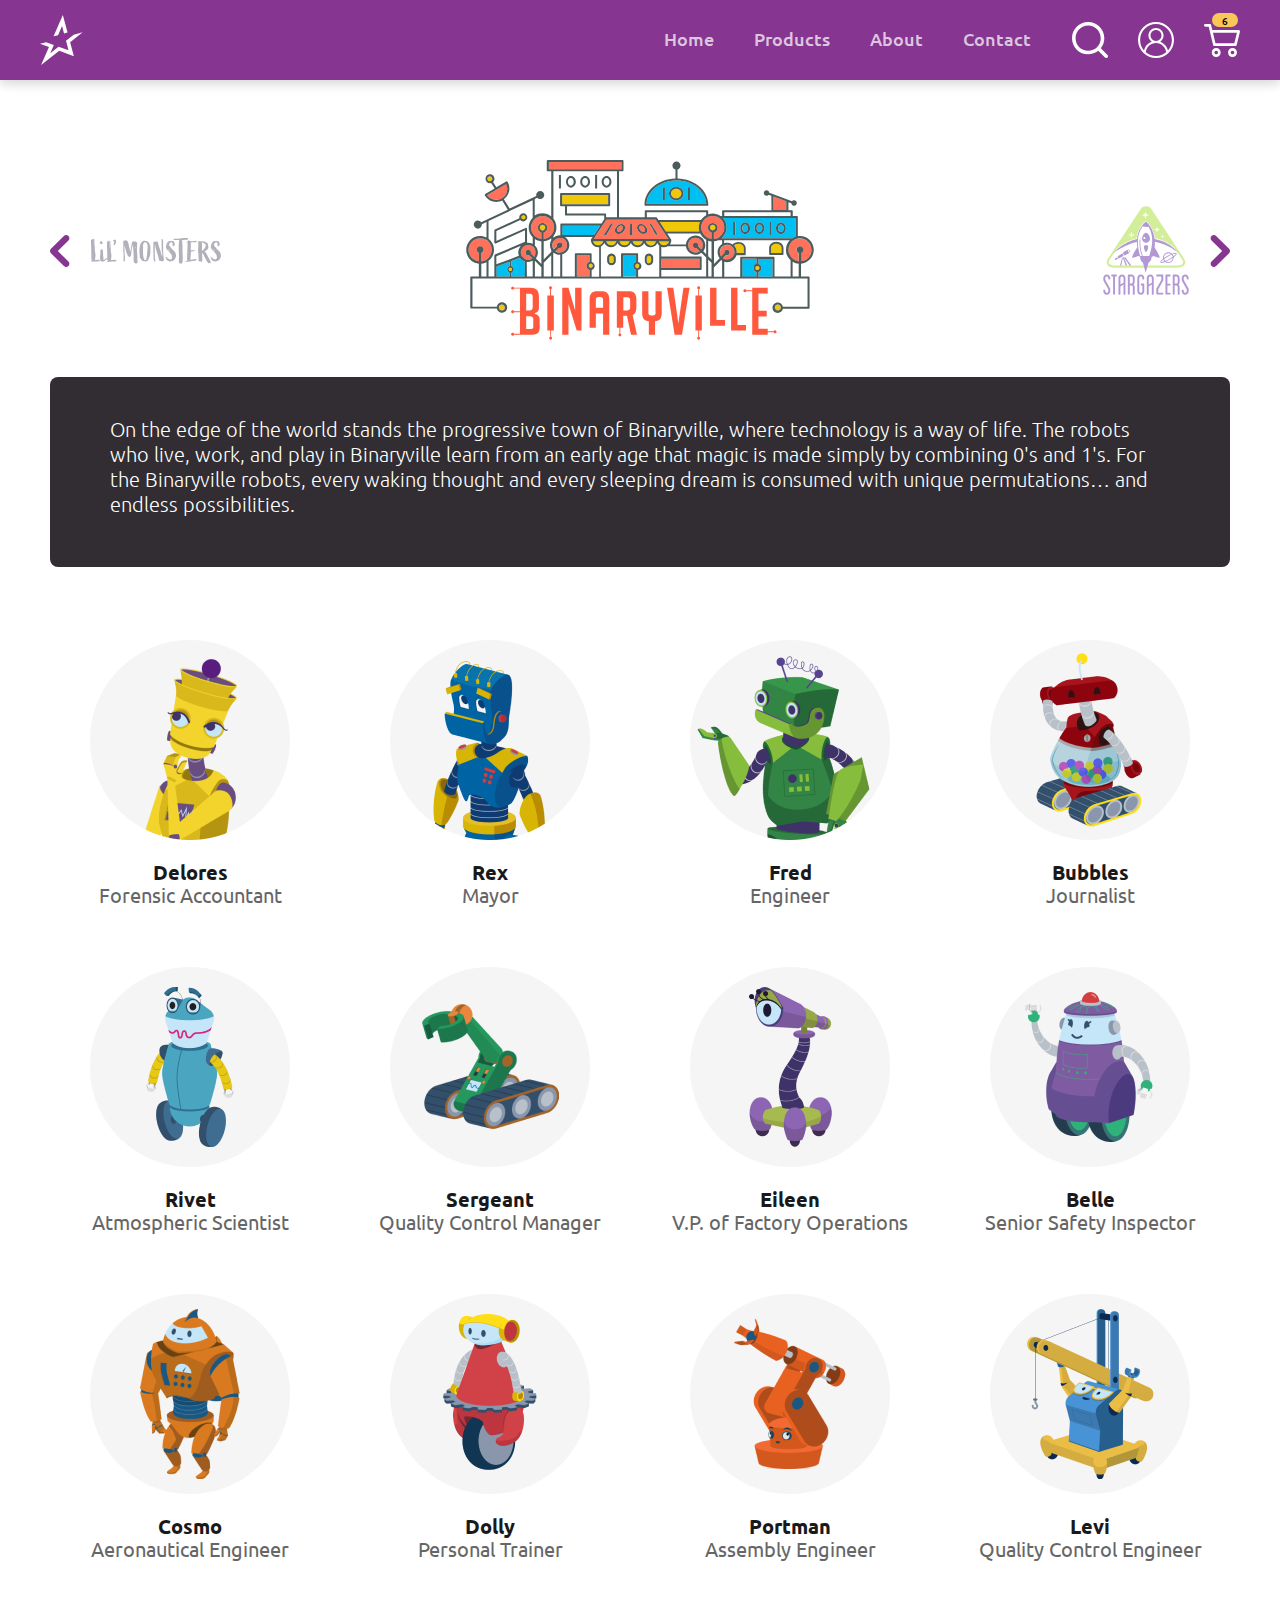
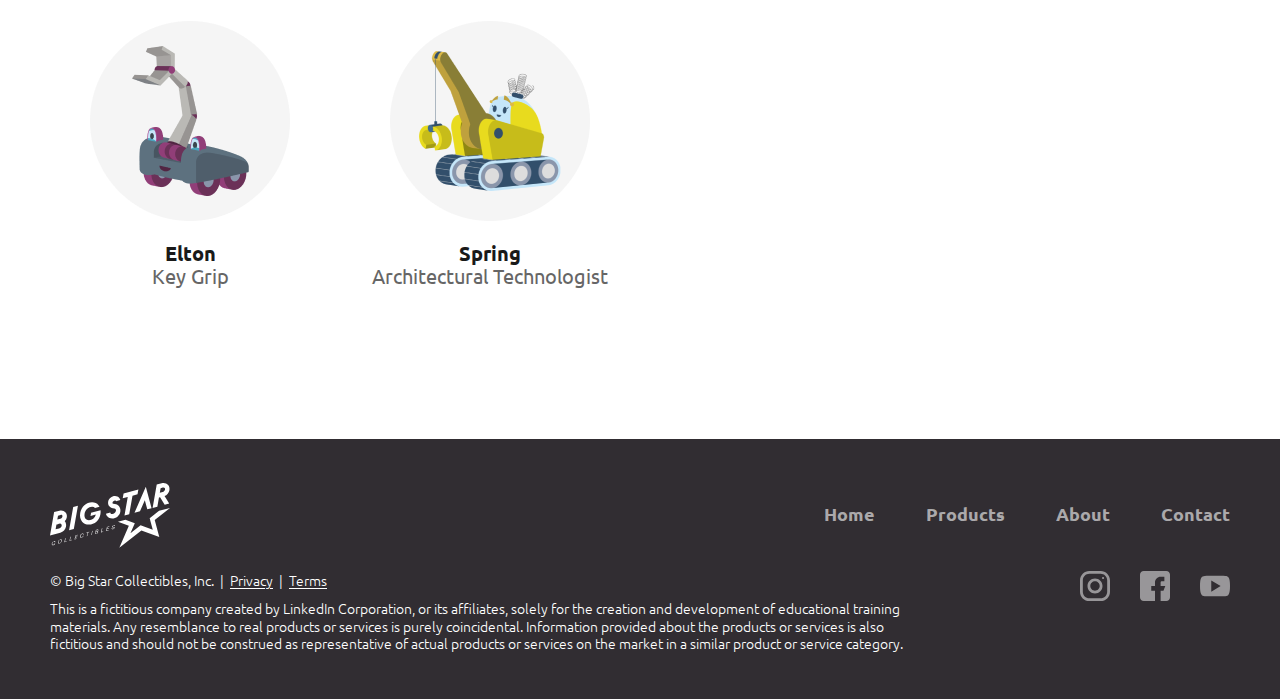
<file: Characters-by-Collection.html>
<!DOCTYPE html>
<html lang="en">
  <head>
    <meta charset="utf-8">
    <meta name="viewport" content="width=device-width, initial-scale=1, shrink-to-fit=no">
    <meta name="description" content="Big Star Collectibles provides unique, high-quality, authentic collectible items.">
    <title>Characters of Binaryville | Big Star Collectibles</title>

    <!-- stylesheets -->
    <link rel="preconnect" href="https://fonts.googleapis.com">
    <link rel="preconnect" href="https://fonts.gstatic.com" crossorigin>
    <link rel="stylesheet" href="https://fonts.googleapis.com/css2?family=Ubuntu:ital,wght@0,300;0,400;0,500;0,700;1,500;1,700&family=Roboto:wght@700&display=swap">
    <link rel="stylesheet" href="css/plugins.css">
    <link rel="stylesheet" href="css/common.css?ver=2209301853">
    <link rel="stylesheet" href="css/collection.css?ver=2209071723">
  </head>
  <body>

    <div id="skip">
      <a href="#main">Skip to main content</a>
    </div>

    <header id="banner">
      <a href="index.html"><img src="images/logomark-big-star-white.svg" width="43" height="50" alt="Big Star Collectibles"></a>
      <nav aria-label="Site">
        <ul>
          <li><a href="index.html">Home</a></li>
          <li>
            <a href="Product-List.html">Products</a>
            <div class="wrapper">
              <figure>
                <figcaption>Characters</figcaption>
                <ul>
                  <li><a href="Characters-by-Collection.html">All characters <span class="arrow" aria-hidden="true">&rarr;</span></a></li>
                  <li><a href="Characters-by-Collection.html">Binaryville</a></li>
                  <li><a href="Characters-by-Collection.html">Lil’ Monsters</a></li>
                  <li><a href="Characters-by-Collection.html">Stargazers</a></li>
                  <li><a href="Characters-by-Collection.html">Tech Heroes</a></li>
                </ul>
              </figure>
              <figure>
                <figcaption>Products</figcaption>
                <ul>
                  <li><a href="Product-List.html">All products <span class="arrow" aria-hidden="true">&rarr;</span></a></li>
                  <li><a href="Product-List.html">Aprons</a></li>
                  <li><a href="Product-List.html">Framed Art</a></li>
                  <li><a href="Product-List.html">Hats</a></li>
                  <li><a href="Product-List.html">Mugs</a></li>
                  <li><a href="Product-List.html">Notebooks</a></li>
                  <li><a href="Product-List.html">Pillows</a></li>
                  <li><a href="Product-List.html">Tote Bags</a></li>
                  <li><a href="Product-List.html">Trading Cards</a></li>
                  <li><a href="Product-List.html">Tshirts</a></li>
                </ul>
              </figure>
              <figure>
                <figcaption>Gifts by price</figcaption>
                <ul>
                  <li><a href="#">Under $20</a></li>
                  <li><a href="#">$20 – $30</a></li>
                  <li><a href="#">$30 – $40</a></li>
                  <li><a href="#">$40 – $50</a></li>
                  <li><a href="#">Over $50</a></li>
                </ul>
              </figure>
            </div><!-- / .wrapper -->
          </li>
          <li>
            <a href="About.html">About</a>
            <div class="wrapper">
              <figure>
                <figcaption>About Big Star Collectibles</figcaption>
                <ul>
                  <li><a href="About.html">About us</a></li>
                  <li><a href="#">Our story</a></li>
                  <li><a href="#">Our team</a></li>
                  <li><a href="#">FAQ</a></li>
                  <li><a href="#">Return policy</a></li>
                  <li><a href="#">Press center</a></li>
                  <li><a href="#">Privacy policy</a></li>
                  <li><a href="#">Blog</a></li>
                  <li><a href="Contact-Us.html">Contact us</a></li>
                  <li>
                    <figure>
                      <figcaption>Follow us</figcaption>
                      <ul>
                        <li>
                          <a href="#" target="_blank">
                            <svg width="24" height="24" viewBox="0 0 24 24" role="img">
                              <title>Instagram</title>
                              <path aria-hidden="true" d="M16.5 0H7.5C3.35625 0 0 3.35625 0 7.5V16.5C0 20.6438 3.35625 24 7.5 24H16.5C20.6438 24 24 20.6438 24 16.5V7.5C24 3.35625 20.6438 0 16.5 0ZM21.75 16.5C21.75 19.3875 19.3875 21.75 16.5 21.75H7.5C4.6125 21.75 2.25 19.3875 2.25 16.5V7.5C2.25 4.6125 4.6125 2.25 7.5 2.25H16.5C19.3875 2.25 21.75 4.6125 21.75 7.5V16.5ZM12 6C8.68125 6 6 8.68125 6 12C6 15.3188 8.68125 18 12 18C15.3188 18 18 15.3188 18 12C18 8.68125 15.3188 6 12 6ZM12 15.75C9.9375 15.75 8.25 14.0625 8.25 12C8.25 9.9375 9.9375 8.25 12 8.25C14.0625 8.25 15.75 9.9375 15.75 12C15.75 14.0625 14.0625 15.75 12 15.75ZM19.2562 5.55C19.2562 6 18.9 6.35625 18.45 6.35625C18 6.35625 17.6437 6 17.6437 5.55C17.6437 5.1 18 4.74375 18.45 4.74375C18.9 4.74375 19.2562 5.1 19.2562 5.55Z" stroke-width="0" />
                            </svg>
                          </a>
                        </li>
                        <li>
                          <a href="#" target="_blank">
                            <svg width="24" height="24" viewBox="0 0 24 24" role="img">
                              <title>Facebook</title>
                              <path aria-hidden="true" d="M21 0H3C1.35 0 0 1.35 0 3V21C0 22.65 1.35 24 3 24H12V15.75H9V12H12V9C12 6.50625 14.0062 4.5 16.5 4.5H19.5V8.25H18C17.175 8.25 16.5 8.175 16.5 9V12H20.25L18.75 15.75H16.5V24H21C22.65 24 24 22.65 24 21V3C24 1.35 22.65 0 21 0Z" stroke-width="0" />
                            </svg>
                          </a>
                        </li>
                        <li>
                          <a href="#" target="_blank">
                            <svg width="24" height="24" viewBox="0 0 24 18" role="img">
                              <title>YouTube</title>
                              <path aria-hidden="true" d="M23.0048 2.36448C22.348 1.20111 21.6537 0.9947 20.2089 0.919644C18.7641 0.807059 15.1426 0.769531 12.009 0.769531C8.87541 0.769531 5.25394 0.807059 3.82787 0.90088C2.38304 0.9947 1.67 1.20111 1.01326 2.36448C0.337753 3.50909 0 5.51684 0 9.02573C0 12.5158 0.337753 14.5236 1.01326 15.6682C1.67 16.8316 2.38304 17.038 3.80911 17.1318C5.25394 17.2256 8.87541 17.2819 12.009 17.2819C15.1426 17.2819 18.7641 17.2256 20.1901 17.1506C21.635 17.0568 22.3293 16.8503 22.986 15.687C23.6615 14.5424 23.9993 12.5346 23.9993 9.04449C24.018 5.51684 23.6803 3.50909 23.0048 2.36448ZM9.00676 13.5291V4.52235L16.5124 9.02573L9.00676 13.5291Z" stroke-width="0" />
                            </svg>
                          </a>
                        </li>
                      </ul>
                    </figure>
                  </li>
                </ul>
              </figure>
            </div><!-- / .wrapper -->
          </li>
          <li><a href="Contact-Us.html">Contact</a></li>
        </ul>
        <button type="button"><img src="images/icon-menu.svg" width="30" height="24" alt="Site Navigation Panel"></button>
      </nav>
      <div id="search-widget">
        <button type="button" aria-expanded="false" aria-controls="search-popup"><img src="images/icon-search-white.svg" width="36" height="36" alt="Search Form"></button>
        <div id="search-popup" aria-hidden="true">
          <form method="post" role="search">
            <input type="search" aria-label="Enter product name" placeholder="Search&hellip;" tabindex="-1" required>
            <button type="submit" tabindex="-1">Search</button>
          </form>
          <button type="button" tabindex="-1"><img src="images/icon-xmark.svg" width="26" height="26" alt="Close"></button>
        </div>
      </div><!-- / #search-widget -->
      <a href="#"><img src="images/icon-user-v01-white.svg" width="36" height="36" alt="Account"></a>
      <button type="button">
        <img src="images/icon-shopping-cart-v01-white.svg" width="36" height="33" alt="Cart Panel">
        <span class="visually-hidden">(</span><span class="num">6</span> <span class="visually-hidden">items)</span>
      </button>
    </header>

    <main id="main">

      <section id="collection">
        <header>
          <img src="images/logo-Binaryville.svg" width="350" height="181" alt="Logo of Binaryville">
          <nav>
            <a href="Characters-by-Collection.html">
              <img src="images/icon-chevron-left-purpleviolet.svg" width="20" height="32" alt="">
              <img src="images/logo-Lil-Monsters.svg" width="130" height="26" alt="Lil’ Monsters">
            </a>
            <a href="Characters-by-Collection.html">
              <img src="images/logo-Stargazers.svg" width="86" height="89" alt="Stargazers">
              <img src="images/icon-chevron-left-purpleviolet.svg" width="20" height="32" alt="">
            </a>
          </nav>
        </header>
        <p>On the edge of the world stands the progressive town of Binaryville, where technology is a way of life. The robots who live, work, and play in Binaryville learn from an early age that magic is made simply by combining 0's and 1's. For the Binaryville robots, every waking thought and every sleeping dream is consumed with unique permutations&hellip; and endless possibilities.</p>
        <dl class="char-list">
          <div data-full-img="images/characters/Binaryville-Delores.svg">
            <dt id="name-delores">Delores</dt>
            <dd class="title">Forensic Accountant</dd>
            <dd class="avatar"><img src="images/characters/avatar-Binaryville-Delores.png" width="200" height="200" alt="Avatar of Delores"></dd>
            <dd class="desc">Delores robot is a computational genius who performs calculations for various Binaryville businesses and organizations. In her spare time, Delores has been noodling on the creation of the perfect web browser that will make all other browsers obsolete. We're rooting for you, Delores!</dd>
            <dd><a href="Character-Detail-Delores.html" id="more-delores" aria-labelledby="more-delores name-delores">See bio and products</a></dd>
          </div>
          <div data-full-img="images/characters/Binaryville-Rex.svg">
            <dt id="name-rex">Rex</dt>
            <dd class="title">Mayor</dd>
            <dd class="avatar"><img src="images/characters/avatar-Binaryville-Rex.png" width="200" height="200" alt="Avatar of Rex"></dd>
            <dd class="desc">Rex is the Mayor of Binaryville and a well-loved personality in town. He rose to robotdom from a microprocessor plant on the south side of town, where many famous and influential robots before him were conceived.</dd>
            <dd><a href="#" id="more-rex" aria-labelledby="more-rex name-rex">See bio and products</a></dd>
          </div>
          <div data-full-img="images/characters/Binaryville-Fred.svg">
            <dt id="name-fred">Fred</dt>
            <dd class="title">Engineer</dd>
            <dd class="avatar"><img src="images/characters/avatar-Binaryville-Fred.png" width="200" height="200" alt="Avatar of Fred"></dd>
            <dd class="desc">Fred is inquisitive and creative, and always conjuring up ways to improve Binaryville and the lives of its inhabitants. He's been at the forefront of many inventions, but has a special affinity for improving the world through alternative energy and green living. Fred's engineering collaborations with the City of Binaryville have helped the city reduce its energy consumption year over year, and he's twice been awarded the highly coveted Binaryville Medallion of Honor.</dd>
            <dd><a href="#" id="more-fred" aria-labelledby="more-fred name-fred">See bio and products</a></dd>
          </div>
          <div data-full-img="images/characters/Binaryville-Bubbles.svg">
            <dt id="name-bubbles">Bubbles</dt>
            <dd class="title">Journalist</dd>
            <dd class="avatar"><img src="images/characters/avatar-Binaryville-Bubbles.png" width="200" height="200" alt="Avatar of Bubbles"></dd>
            <dd class="desc">Bubble Gum robot, or “Bubbles” for short, is from a family of track-footed robots that ­originated from an experiment melding candy vending machines with robotics in the early 1980s. Bubbles is a favorite of Binaryville, not just because she generously dispenses candy, but also because she has one of the more "bubbly" personalities of the villagers.</dd>
            <dd><a href="#" id="more-bubbles" aria-labelledby="more-bubbles name-bubbles">See bio and products</a></dd>
          </div>
          <div data-full-img="images/characters/Binaryville-Rivet.svg">
            <dt id="name-rivet">Rivet</dt>
            <dd class="title">Atmospheric Scientist</dd>
            <dd class="avatar"><img src="images/characters/avatar-Binaryville-Rivet.png" width="200" height="200" alt="Avatar of Rivet"></dd>
            <dd class="desc">Rivet descended from an assembly line of amphibious robots, but never quite took to deep water - though he does love rolling around in mucky marshes and soaking up the mud on vacation. With his advanced temperature sensors and all-weather construction, he's often dispatched to remote regions all around the world to help with disaster relief work.</dd>
            <dd><a href="#" id="more-rivet" aria-labelledby="more-rivet name-rivet">See bio and products</a></dd>
          </div>
          <div data-full-img="images/characters/Binaryville-Sergeant.svg">
            <dt id="name-sergeant">Sergeant</dt>
            <dd class="title">Quality Control Manager</dd>
            <dd class="avatar"><img src="images/characters/avatar-Binaryville-Sergeant.png" width="200" height="200" alt="Avatar of Sergeant"></dd>
            <dd class="desc">Sergeant is always nearby to lend a helping claw to his fellow factory automation friends. Being able to pull 20,000 pounds has its distinct advantages, and Sergeant is never bored. He also serves the City of Binaryville as an emergency services volunteer. His strength, determination, and kindness have saved the day on many occasions.</dd>
            <dd><a href="#" id="more-sergeant" aria-labelledby="more-sergeant name-sergeant">See bio and products</a></dd>
          </div>
          <div data-full-img="images/characters/Binaryville-Eileen.svg">
            <dt id="name-eileen">Eileen</dt>
            <dd class="title">V.P. of Factory Operations</dd>
            <dd class="avatar"><img src="images/characters/avatar-Binaryville-Eileen.png" width="200" height="200" alt="Avatar of Eileen"></dd>
            <dd class="desc">Binaryville's Advanced Robotics Assembly Division has become a highly profitable manufacturer of automation technology under Eileen's watchful managerial eye. While Eileen has high standards and leaves nothing to chance when overseeing the factory floor, she's also known for being exceptionally fair, supportive, and communicative with her team members. In her off hours, she enjoys stargazing and astronomy.</dd>
            <dd><a href="#" id="more-eileen" aria-labelledby="more-eileen name-eileen">See bio and products</a></dd>
          </div>
          <div data-full-img="images/characters/Binaryville-Belle.svg">
            <dt id="name-belle">Belle</dt>
            <dd class="title">Senior Safety Inspector</dd>
            <dd class="avatar"><img src="images/characters/avatar-Binaryville-Belle.png" width="200" height="200" alt="Avatar of Belle"></dd>
            <dd class="desc">Belle is a safety inspector at Binaryville's Advanced Robotics Assembly Division, and while she doesn't particularly like to toot her own horn, her job does require blaring her siren and flashing her warning light whenever a safety concern is discovered. Belle is proud that she helps keep residents of Binaryville safe and sound. Belle's extracurricular activities include gardening, knitting, and volunteering with the local Robot Scouts chapter, where she teaches outdoor safety.</dd>
            <dd><a href="#" id="more-belle" aria-labelledby="more-belle name-belle">See bio and products</a></dd>
          </div>
          <div data-full-img="images/characters/Binaryville-Cosmo.svg">
            <dt id="name-cosmo">Cosmo</dt>
            <dd class="title">Aeronautical Engineer</dd>
            <dd class="avatar"><img src="images/characters/avatar-Binaryville-Cosmo.png" width="200" height="200" alt="Avatar of Cosmo"></dd>
            <dd class="desc">For an esteemed aeronautical engineer who piloted the first ever flight to Mars from Binaryville (or anywhere), Cosmo is one of the most down-to-earth folks you'll ever meet. His favorite pastimes are playing bingo, soaking up the sun at Binaryville Beach, and reading spy novels.</dd>
            <dd><a href="#" id="more-cosmo" aria-labelledby="more-cosmo name-cosmo">See bio and products</a></dd>
          </div>
          <div data-full-img="images/characters/Binaryville-Dolly.svg">
            <dt id="name-dolly">Dolly</dt>
            <dd class="title">Personal Trainer</dd>
            <dd class="avatar"><img src="images/characters/avatar-Binaryville-Dolly.png" width="200" height="200" alt="Avatar of Dolly"></dd>
            <dd class="desc">Dolly is Binaryville's local fitness guru with the huge "can-do" attitude. Her aerobics and spinning classes at the local gym are booked weeks in advance, and she's a popular personal trainer who's inspired many folks to improve their lives through exercise and healthful eating. In her off-hours, Dolly can be found at the hottest karaoke spots in Binaryville. (Yes, there's more than one!)</dd>
            <dd><a href="#" id="more-dolly" aria-labelledby="more-dolly name-dolly">See bio and products</a></dd>
          </div>
          <div data-full-img="images/characters/Binaryville-Portman.svg">
            <dt id="name-portman">Portman</dt>
            <dd class="title">Assembly Engineer</dd>
            <dd class="avatar"><img src="images/characters/avatar-Binaryville-Portman.png" width="200" height="200" alt="Avatar of Portman"></dd>
            <dd class="desc">When not assembling tiny computer parts with pinpoint accuracy and commendable speed, Oscar, a diehard Denver Broncos fan, lives for watching Broncos games and managing their fan club. He also dabbles in art, and especially enjoys painting on grains of rice, where he can relax into a trance-like state and focus for hours.</dd>
            <dd><a href="#" id="more-portman" aria-labelledby="more-portman name-portman">See bio and products</a></dd>
          </div>
          <div data-full-img="images/characters/Binaryville-Levi.svg">
            <dt id="name-levi">Levi</dt>
            <dd class="title">Quality Control Engineer</dd>
            <dd class="avatar"><img src="images/characters/avatar-Binaryville-Levi.png" width="200" height="200" alt="Avatar of Levi"></dd>
            <dd class="desc">Levi is a fixture in the Advanced Robotics Assembly Division where he’s skilled in picking out defective parts and sorting them for recycle. He’s known as an expert in quality control and has written several successful books on the subject. While his job requires absolute concentration and meticulous attention to details, he enjoys a more disorganized home life and takes on new hobbies as curiosity strikes.</dd>
            <dd><a href="#" id="more-levi" aria-labelledby="more-levi name-levi">See bio and products</a></dd>
          </div>
          <div data-full-img="images/characters/Binaryville-Elton.svg">
            <dt id="name-elton">Elton</dt>
            <dd class="title">Key Grip</dd>
            <dd class="avatar"><img src="images/characters/avatar-Binaryville-Elton.png" width="200" height="200" alt="Avatar of Elton"></dd>
            <dd class="desc">Elton’s a key grip in the Binaryville movie industry, where he’s known for his expert lighting and camera operation. He’s also experienced in front of the camera and enjoys taking acting lessons. If you look closely, you’ll see him as an extra or in cameo roles in several movies, including Automation Man and Factory Blues.</dd>
            <dd><a href="#" id="more-elton" aria-labelledby="more-elton name-elton">See bio and products</a></dd>
          </div>
          <div data-full-img="images/characters/Binaryville-Spring.svg">
            <dt id="name-spring">Spring</dt>
            <dd class="title">Architectural Technologist</dd>
            <dd class="avatar"><img src="images/characters/avatar-Binaryville-Spring.png" width="200" height="200" alt="Avatar of Spring"></dd>
            <dd class="desc">Some of the most beautiful buildings and bridges in Binaryville and beyond were built under Spring’s trusty care. Her steady reach, precision, and attention-to-detail are behind many architectural masterpieces. When not serving as the go-to bot for raising pillars, sculptures, and other priceless adornments, Spring is a dedicated member of the Binaryville Volunteer Firefighters.</dd>
            <dd><a href="#" id="more-spring" aria-labelledby="more-spring name-spring">See bio and products</a></dd>
          </div>
        </dl>
      </section>

    </main>

    <footer id="continfo">
      <nav aria-label="Supplementary">
        <ul>
          <li><a href="index.html">Home</a></li>
          <li><a href="Product-List.html">Products</a></li>
          <li><a href="About.html">About</a></li>
          <li><a href="Contact-Us.html">Contact</a></li>
        </ul>
      </nav>
      <figure>
        <figcaption>Follow us</figcaption>
        <ul>
          <li><a href="#" target="_blank"><img src="images/icon-instagram-white.svg" width="30" height="30" alt="Instagram"></a></li>
          <li><a href="#" target="_blank"><img src="images/icon-facebook-white.svg" width="30" height="30" alt="Facebook"></a></li>
          <li><a href="#" target="_blank"><img src="images/icon-youtube-white.svg" width="30" height="30" alt="YouTube"></a></li>
        </ul>
      </figure>
      <img src="images/logo-big-star-H.svg" width="120" height="65" alt="Logo of Big Star Collectibles">
      <p><small>&copy; Big Star Collectibles, Inc. &nbsp;|&nbsp; <a href="#">Privacy</a> &nbsp;|&nbsp; <a href="#">Terms</a></small></p>
      <p><small>This is a fictitious company created by LinkedIn Corporation, or its affiliates, solely for the creation and development of educational training materials. Any resemblance to real products or services is purely coincidental. Information provided about the products or services is also fictitious and should not be construed as representative of actual products or services on the market in a similar product or service category.</small></p>
    </footer>

    <div id="nav-panel" role="dialog" aria-modal="true" aria-label="Site Navigation Panel">
      <button type="button"><img src="images/icon-xmark.svg" width="26" height="26" alt="Close"></button>
      <div id="search-widget-mobile">
        <button type="button" aria-expanded="false" aria-controls="search-popup-mobile" aria-label="Search Form">
          <img src="images/icon-search-dark.svg" width="22" height="22" alt="">
          Search
        </button>
        <div id="search-popup-mobile" aria-hidden="true">
          <form method="post" role="search">
            <input type="search" aria-label="Enter product name" placeholder="Search&hellip;" tabindex="-1" required>
            <button type="submit" tabindex="-1"><img src="images/icon-arrow-right-grape.svg" width="17" height="14" alt="Search"></button>
          </form>
        </div>
      </div><!-- / #search-widget-mobile -->
      <a href="#">
        <img src="images/icon-user-v01-dark.svg" width="22" height="22" alt="">
        Account
      </a>
      <a href="Cart.html">
        <img src="images/icon-shopping-cart-v01-dark.svg" width="22" height="21" alt="">
        Cart <small>(6 items)</small>
      </a>
    </div><!-- / #nav-panel -->

    <div id="cart-panel" role="dialog" aria-modal="true" aria-labelledby="label-cart-panel">
      <button type="button"><img src="images/icon-xmark.svg" width="16" height="16" alt="Close"></button>
      <h1 id="label-cart-panel">My Shopping Cart <small>(6 items)</small></h1>
      <table>
        <thead>
          <tr>
            <th>Image</th>
            <th>Name</th>
            <th>Details</th>
            <th>Quantity</th>
            <th>Unit Price</th>
            <th>Total</th>
            <th>Action</th>
          </tr>
        </thead>
        <tbody>
          <tr>
            <td class="image"><a href="Product-Detail.html" role="presentation" tabindex="-1"><img src="images/products/binaryville-mug-dolores-white.svg" alt="A white Delores mug" style="padding: 0 10%;"></a></td>
            <td class="name"><a href="Product-Detail.html">Delores Mug</a></td>
            <td class="dets">Color: White</td>
            <td class="qty">4</td>
            <td class="unit">$16.00</td>
            <td class="total">$64.00</td>
            <td class="action"><button type="button"><img src="images/icon-xmark.svg" width="12" height="12" alt="Remove"></button></td>
          </tr>
          <tr>
            <td class="image"><a href="Product-Detail.html" role="presentation" tabindex="-1"><img src="images/products/binaryville-hat-dolores-black.svg" alt="A black Delores hat" style="padding: 0 7.5%;"></a></td>
            <td class="name"><a href="Product-Detail.html">Delores Hat</a></td>
            <td class="dets">Color: Black</td>
            <td class="qty">1</td>
            <td class="unit">$30.00</td>
            <td class="total">$30.00</td>
            <td class="action"><button type="button"><img src="images/icon-xmark.svg" width="12" height="12" alt="Remove"></button></td>
          </tr>
          <tr>
            <td class="image"><a href="Product-Detail.html" role="presentation" tabindex="-1"><img src="images/products/stargazers-tote-charmaine.svg" alt="A white Charmaine tote bag" style="padding: 0 8.75%;"></a></td>
            <td class="name"><a href="Product-Detail.html">Charmaine Tote Bag</a></td>
            <td class="dets"></td>
            <td class="qty">1</td>
            <td class="unit">$18.50</td>
            <td class="total">$18.50</td>
            <td class="action"><button type="button"><img src="images/icon-xmark.svg" width="12" height="12" alt="Remove"></button></td>
          </tr>
        </tbody>
        <tfoot>
          <tr>
            <td colspan="7">Subtotal $112.50</td>
          </tr>
        </tfoot>
      </table>
      <footer>
        <a href="Cart.html" class="button lg bordered violet">See cart</a>
        <a href="#" class="button lg solid gold">Checkout now</a>
        <p>or <a role="button" tabindex="0">continue shopping</a></p>
      </footer>
    </div><!-- / #cart-panel -->

    <div id="quick-view" role="dialog" aria-modal="true" aria-labelledby="label-quick-view" aria-describedby="desc-quick-view">
      <button type="button"><img src="images/icon-xmark.svg" width="24" height="24" alt="Close"></button>
      <div class="wrapper">
        <header>
          <h1 id="label-quick-view">null</h1>
          <p id="desc-quick-view"></p>
        </header>
        <p></p>
        <a href="" class="button lg solid gold" id="more-quick-view" aria-labelledby="more-quick-view label-quick-view">See bio and products</a>
      </div>
      <div class="wrapper">
        <img src="images/logomark-big-star-white.svg" alt="">
      </div>
    </div><!-- / #quick-view -->

    <script src="js/plugins.js?ver=2209212222"></script>
    <script src="js/main.js?ver=2209301853"></script>

  </body>
</html>
</file>
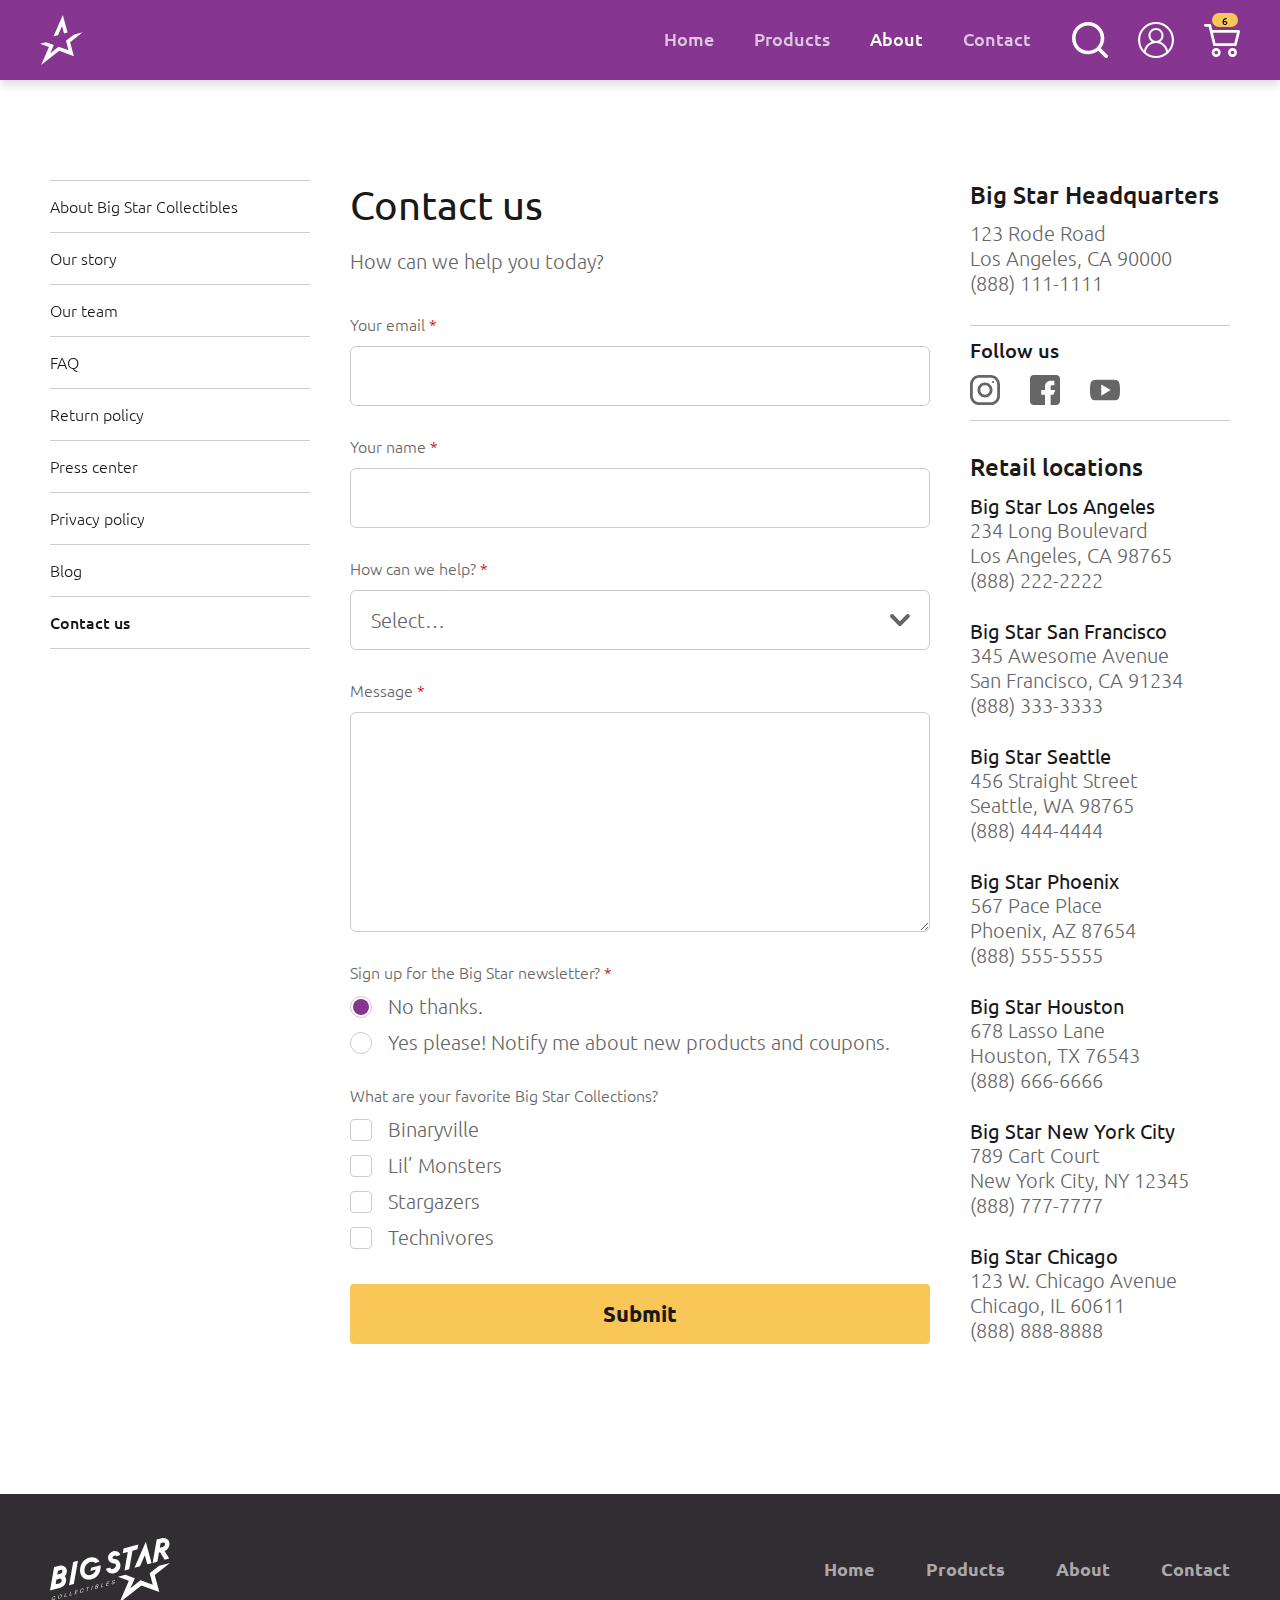
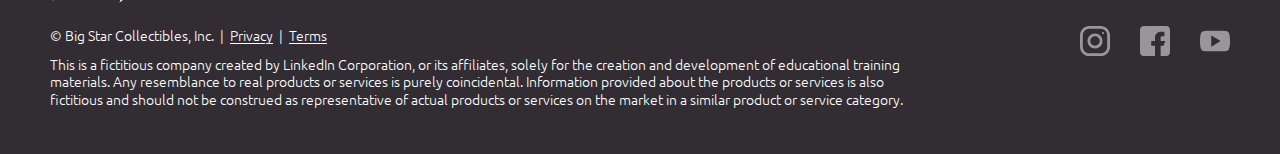
<file: Contact-Us.html>
<!DOCTYPE html>
<html lang="en">
  <head>
    <meta charset="utf-8">
    <meta name="viewport" content="width=device-width, initial-scale=1, shrink-to-fit=no">
    <meta name="description" content="Big Star Collectibles provides unique, high-quality, authentic collectible items.">
    <title>Contact Us | Big Star Collectibles</title>

    <!-- stylesheets -->
    <link rel="preconnect" href="https://fonts.googleapis.com">
    <link rel="preconnect" href="https://fonts.gstatic.com" crossorigin>
    <link rel="stylesheet" href="https://fonts.googleapis.com/css2?family=Ubuntu:ital,wght@0,300;0,400;0,500;0,700;1,500;1,700&family=Roboto:wght@700&display=swap">
    <link rel="stylesheet" href="css/plugins.css">
    <link rel="stylesheet" href="css/common.css?ver=2209301853">
    <link rel="stylesheet" href="css/about.css?ver=2209221241">
  </head>
  <body>

    <div id="skip">
      <a href="#main">Skip to main content</a>
    </div>

    <header id="banner">
      <a href="index.html"><img src="images/logomark-big-star-white.svg" width="43" height="50" alt="Big Star Collectibles"></a>
      <nav aria-label="Site">
        <ul>
          <li><a href="index.html">Home</a></li>
          <li>
            <a href="Product-List.html">Products</a>
            <div class="wrapper">
              <figure>
                <figcaption>Characters</figcaption>
                <ul>
                  <li><a href="Characters-by-Collection.html">All characters <span class="arrow" aria-hidden="true">&rarr;</span></a></li>
                  <li><a href="Characters-by-Collection.html">Binaryville</a></li>
                  <li><a href="Characters-by-Collection.html">Lil’ Monsters</a></li>
                  <li><a href="Characters-by-Collection.html">Stargazers</a></li>
                  <li><a href="Characters-by-Collection.html">Tech Heroes</a></li>
                </ul>
              </figure>
              <figure>
                <figcaption>Products</figcaption>
                <ul>
                  <li><a href="Product-List.html">All products <span class="arrow" aria-hidden="true">&rarr;</span></a></li>
                  <li><a href="Product-List.html">Aprons</a></li>
                  <li><a href="Product-List.html">Framed Art</a></li>
                  <li><a href="Product-List.html">Hats</a></li>
                  <li><a href="Product-List.html">Mugs</a></li>
                  <li><a href="Product-List.html">Notebooks</a></li>
                  <li><a href="Product-List.html">Pillows</a></li>
                  <li><a href="Product-List.html">Tote Bags</a></li>
                  <li><a href="Product-List.html">Trading Cards</a></li>
                  <li><a href="Product-List.html">Tshirts</a></li>
                </ul>
              </figure>
              <figure>
                <figcaption>Gifts by price</figcaption>
                <ul>
                  <li><a href="#">Under $20</a></li>
                  <li><a href="#">$20 – $30</a></li>
                  <li><a href="#">$30 – $40</a></li>
                  <li><a href="#">$40 – $50</a></li>
                  <li><a href="#">Over $50</a></li>
                </ul>
              </figure>
            </div><!-- / .wrapper -->
          </li>
          <li>
            <a href="About.html" aria-current="true">About</a>
            <div class="wrapper">
              <figure>
                <figcaption>About Big Star Collectibles</figcaption>
                <ul>
                  <li><a href="About.html">About us</a></li>
                  <li><a href="#">Our story</a></li>
                  <li><a href="#">Our team</a></li>
                  <li><a href="#">FAQ</a></li>
                  <li><a href="#">Return policy</a></li>
                  <li><a href="#">Press center</a></li>
                  <li><a href="#">Privacy policy</a></li>
                  <li><a href="#">Blog</a></li>
                  <li><a href="Contact-Us.html" aria-current="page">Contact us</a></li>
                  <li>
                    <figure>
                      <figcaption>Follow us</figcaption>
                      <ul>
                        <li>
                          <a href="#" target="_blank">
                            <svg width="24" height="24" viewBox="0 0 24 24" role="img">
                              <title>Instagram</title>
                              <path aria-hidden="true" d="M16.5 0H7.5C3.35625 0 0 3.35625 0 7.5V16.5C0 20.6438 3.35625 24 7.5 24H16.5C20.6438 24 24 20.6438 24 16.5V7.5C24 3.35625 20.6438 0 16.5 0ZM21.75 16.5C21.75 19.3875 19.3875 21.75 16.5 21.75H7.5C4.6125 21.75 2.25 19.3875 2.25 16.5V7.5C2.25 4.6125 4.6125 2.25 7.5 2.25H16.5C19.3875 2.25 21.75 4.6125 21.75 7.5V16.5ZM12 6C8.68125 6 6 8.68125 6 12C6 15.3188 8.68125 18 12 18C15.3188 18 18 15.3188 18 12C18 8.68125 15.3188 6 12 6ZM12 15.75C9.9375 15.75 8.25 14.0625 8.25 12C8.25 9.9375 9.9375 8.25 12 8.25C14.0625 8.25 15.75 9.9375 15.75 12C15.75 14.0625 14.0625 15.75 12 15.75ZM19.2562 5.55C19.2562 6 18.9 6.35625 18.45 6.35625C18 6.35625 17.6437 6 17.6437 5.55C17.6437 5.1 18 4.74375 18.45 4.74375C18.9 4.74375 19.2562 5.1 19.2562 5.55Z" stroke-width="0" />
                            </svg>
                          </a>
                        </li>
                        <li>
                          <a href="#" target="_blank">
                            <svg width="24" height="24" viewBox="0 0 24 24" role="img">
                              <title>Facebook</title>
                              <path aria-hidden="true" d="M21 0H3C1.35 0 0 1.35 0 3V21C0 22.65 1.35 24 3 24H12V15.75H9V12H12V9C12 6.50625 14.0062 4.5 16.5 4.5H19.5V8.25H18C17.175 8.25 16.5 8.175 16.5 9V12H20.25L18.75 15.75H16.5V24H21C22.65 24 24 22.65 24 21V3C24 1.35 22.65 0 21 0Z" stroke-width="0" />
                            </svg>
                          </a>
                        </li>
                        <li>
                          <a href="#" target="_blank">
                            <svg width="24" height="24" viewBox="0 0 24 18" role="img">
                              <title>YouTube</title>
                              <path aria-hidden="true" d="M23.0048 2.36448C22.348 1.20111 21.6537 0.9947 20.2089 0.919644C18.7641 0.807059 15.1426 0.769531 12.009 0.769531C8.87541 0.769531 5.25394 0.807059 3.82787 0.90088C2.38304 0.9947 1.67 1.20111 1.01326 2.36448C0.337753 3.50909 0 5.51684 0 9.02573C0 12.5158 0.337753 14.5236 1.01326 15.6682C1.67 16.8316 2.38304 17.038 3.80911 17.1318C5.25394 17.2256 8.87541 17.2819 12.009 17.2819C15.1426 17.2819 18.7641 17.2256 20.1901 17.1506C21.635 17.0568 22.3293 16.8503 22.986 15.687C23.6615 14.5424 23.9993 12.5346 23.9993 9.04449C24.018 5.51684 23.6803 3.50909 23.0048 2.36448ZM9.00676 13.5291V4.52235L16.5124 9.02573L9.00676 13.5291Z" stroke-width="0" />
                            </svg>
                          </a>
                        </li>
                      </ul>
                    </figure>
                  </li>
                </ul>
              </figure>
            </div><!-- / .wrapper -->
          </li>
          <li><a href="Contact-Us.html">Contact</a></li>
        </ul>
        <button type="button"><img src="images/icon-menu.svg" width="30" height="24" alt="Site Navigation Panel"></button>
      </nav>
      <div id="search-widget">
        <button type="button" aria-expanded="false" aria-controls="search-popup"><img src="images/icon-search-white.svg" width="36" height="36" alt="Search Form"></button>
        <div id="search-popup" aria-hidden="true">
          <form method="post" role="search">
            <input type="search" aria-label="Enter product name" placeholder="Search&hellip;" tabindex="-1" required>
            <button type="submit" tabindex="-1">Search</button>
          </form>
          <button type="button" tabindex="-1"><img src="images/icon-xmark.svg" width="26" height="26" alt="Close"></button>
        </div>
      </div><!-- / #search-widget -->
      <a href="#"><img src="images/icon-user-v01-white.svg" width="36" height="36" alt="Account"></a>
      <button type="button">
        <img src="images/icon-shopping-cart-v01-white.svg" width="36" height="33" alt="Cart Panel">
        <span class="visually-hidden">(</span><span class="num">6</span> <span class="visually-hidden">items)</span>
      </button>
    </header>

    <main id="main">

      <div id="wrapper-about">

        <section id="contact">
          <div class="wrapper">
            <h1>Contact us</h1>
            <p>How can we help you today?</p>
            <form method="post" novalidate>
              <div>
                <label for="contact-email">Your email <span aria-hidden="true">*</span></label>
                <span class="single-line">
                  <input id="contact-email" type="email" required>
                </span>
              </div>
              <div>
                <label for="contact-name">Your name <span aria-hidden="true">*</span></label>
                <span class="single-line">
                  <input id="contact-name" type="text" required>
                </span>
              </div>
              <div>
                <label for="contact-topic">How can we help? <span aria-hidden="true">*</span></label>
                <span class="single-line">
                  <select id="contact-topic" required>
                    <option value="">Select&hellip;</option>
                    <option value="lorum1">General question</option>
                    <option value="lorum2">Product question</option>
                    <option value="lorum3">Press inquiry</option>
                    <option value="lorum4">Help with an order</option>
                    <option value="lorum5">Help with my account</option>
                  </select>
                  <svg width="20" height="12" viewBox="0 0 20 12" aria-hidden="true">
                    <path d="M8.50084 11.4118C9.27833 12.1961 10.5353 12.1961 11.3082 11.4118L19.2553 3.39536C20.0002 2.62049 20.0002 1.39008 19.2553 0.610508C18.4918 -0.183152 17.2347 -0.206634 16.4479 0.563545L9.90683 7.16173L3.36571 0.563545C2.59754 -0.187849 1.37777 -0.187849 0.604941 0.563545C-0.181855 1.33372 -0.205133 2.6017 0.558385 3.39536L8.50084 11.4118Z" stroke-width="0" />
                  </svg>
                </span>
              </div>
              <div>
                <label   for="contact-message">Message <span aria-hidden="true">*</span></label>
                <textarea id="contact-message" required></textarea>
              </div>
              <fieldset>
                <legend>Sign up for the Big Star newsletter? <span aria-hidden="true">*</span></legend>
                <div>
                  <input  id="newsletter-no" type="radio" name="newsletter" value="no" required checked>
                  <label for="newsletter-no">No thanks.</label>
                </div>
                <div>
                  <input  id="newsletter-yes" type="radio" name="newsletter" value="yes">
                  <label for="newsletter-yes">Yes please! Notify me about new products and coupons.</label>
                </div>
              </fieldset>
              <fieldset>
                <legend>What are your favorite Big Star Collections?</legend>
                <div>
                  <input  id="favorite-binaryville" type="checkbox" name="favorite[]" value="binaryville" required>
                  <label for="favorite-binaryville">
                    <svg width="22" height="22" viewBox="0 0 22 22" aria-hidden="true">
                      <rect x="0.5" y="0.5" width="21" height="21" rx="3.5" />
                      <path d="M9.08256 17.074C9.06264 17.074 9.04278 17.072 9.02324 17.0682C8.96315 17.0567 8.90792 17.0274 8.86473 16.984L4.08994 12.2092C4.06142 12.1807 4.03881 12.1469 4.02337 12.1096C4.00794 12.0724 4 12.0325 4 11.9921C4 11.9518 4.00794 11.9119 4.02337 11.8746C4.03881 11.8374 4.06142 11.8035 4.08994 11.775L5.93944 9.92553C5.99701 9.86796 6.0751 9.83561 6.15653 9.83561C6.23795 9.83561 6.31604 9.86796 6.37362 9.92553L9.08222 12.6341L15.6263 6.08994C15.6549 6.06142 15.6887 6.03881 15.726 6.02337C15.7632 6.00794 15.8031 6 15.8435 6C15.8838 6 15.9237 6.00794 15.961 6.02337C15.9982 6.03881 16.0321 6.06142 16.0606 6.08994L17.9101 7.93944C17.9386 7.96795 17.9612 8.00179 17.9766 8.03905C17.9921 8.0763 18 8.11622 18 8.15654C18 8.19687 17.9921 8.23679 17.9766 8.27404C17.9612 8.3113 17.9386 8.34514 17.9101 8.37365L9.29968 16.984C9.27119 17.0126 9.23735 17.0352 9.20009 17.0507C9.16283 17.0661 9.12288 17.074 9.08256 17.074V17.074Z" />
                    </svg>
                    Binaryville
                  </label>
                </div>
                <div>
                  <input  id="favorite-lil-monsters" type="checkbox" name="favorite[]" value="lil-monsters">
                  <label for="favorite-lil-monsters">
                    <svg width="22" height="22" viewBox="0 0 22 22" aria-hidden="true">
                      <rect x="0.5" y="0.5" width="21" height="21" rx="3.5" />
                      <path d="M9.08256 17.074C9.06264 17.074 9.04278 17.072 9.02324 17.0682C8.96315 17.0567 8.90792 17.0274 8.86473 16.984L4.08994 12.2092C4.06142 12.1807 4.03881 12.1469 4.02337 12.1096C4.00794 12.0724 4 12.0325 4 11.9921C4 11.9518 4.00794 11.9119 4.02337 11.8746C4.03881 11.8374 4.06142 11.8035 4.08994 11.775L5.93944 9.92553C5.99701 9.86796 6.0751 9.83561 6.15653 9.83561C6.23795 9.83561 6.31604 9.86796 6.37362 9.92553L9.08222 12.6341L15.6263 6.08994C15.6549 6.06142 15.6887 6.03881 15.726 6.02337C15.7632 6.00794 15.8031 6 15.8435 6C15.8838 6 15.9237 6.00794 15.961 6.02337C15.9982 6.03881 16.0321 6.06142 16.0606 6.08994L17.9101 7.93944C17.9386 7.96795 17.9612 8.00179 17.9766 8.03905C17.9921 8.0763 18 8.11622 18 8.15654C18 8.19687 17.9921 8.23679 17.9766 8.27404C17.9612 8.3113 17.9386 8.34514 17.9101 8.37365L9.29968 16.984C9.27119 17.0126 9.23735 17.0352 9.20009 17.0507C9.16283 17.0661 9.12288 17.074 9.08256 17.074V17.074Z" />
                    </svg>
                    Lil’ Monsters
                  </label>
                </div>
                <div>
                  <input  id="favorite-stargazers" type="checkbox" name="favorite[]" value="stargazers">
                  <label for="favorite-stargazers">
                    <svg width="22" height="22" viewBox="0 0 22 22" aria-hidden="true">
                      <rect x="0.5" y="0.5" width="21" height="21" rx="3.5" />
                      <path d="M9.08256 17.074C9.06264 17.074 9.04278 17.072 9.02324 17.0682C8.96315 17.0567 8.90792 17.0274 8.86473 16.984L4.08994 12.2092C4.06142 12.1807 4.03881 12.1469 4.02337 12.1096C4.00794 12.0724 4 12.0325 4 11.9921C4 11.9518 4.00794 11.9119 4.02337 11.8746C4.03881 11.8374 4.06142 11.8035 4.08994 11.775L5.93944 9.92553C5.99701 9.86796 6.0751 9.83561 6.15653 9.83561C6.23795 9.83561 6.31604 9.86796 6.37362 9.92553L9.08222 12.6341L15.6263 6.08994C15.6549 6.06142 15.6887 6.03881 15.726 6.02337C15.7632 6.00794 15.8031 6 15.8435 6C15.8838 6 15.9237 6.00794 15.961 6.02337C15.9982 6.03881 16.0321 6.06142 16.0606 6.08994L17.9101 7.93944C17.9386 7.96795 17.9612 8.00179 17.9766 8.03905C17.9921 8.0763 18 8.11622 18 8.15654C18 8.19687 17.9921 8.23679 17.9766 8.27404C17.9612 8.3113 17.9386 8.34514 17.9101 8.37365L9.29968 16.984C9.27119 17.0126 9.23735 17.0352 9.20009 17.0507C9.16283 17.0661 9.12288 17.074 9.08256 17.074V17.074Z" />
                    </svg>
                    Stargazers
                  </label>
                </div>
                <div>
                  <input  id="favorite-technivores" type="checkbox" name="favorite[]" value="technivores">
                  <label for="favorite-technivores">
                    <svg width="22" height="22" viewBox="0 0 22 22" aria-hidden="true">
                      <rect x="0.5" y="0.5" width="21" height="21" rx="3.5" />
                      <path d="M9.08256 17.074C9.06264 17.074 9.04278 17.072 9.02324 17.0682C8.96315 17.0567 8.90792 17.0274 8.86473 16.984L4.08994 12.2092C4.06142 12.1807 4.03881 12.1469 4.02337 12.1096C4.00794 12.0724 4 12.0325 4 11.9921C4 11.9518 4.00794 11.9119 4.02337 11.8746C4.03881 11.8374 4.06142 11.8035 4.08994 11.775L5.93944 9.92553C5.99701 9.86796 6.0751 9.83561 6.15653 9.83561C6.23795 9.83561 6.31604 9.86796 6.37362 9.92553L9.08222 12.6341L15.6263 6.08994C15.6549 6.06142 15.6887 6.03881 15.726 6.02337C15.7632 6.00794 15.8031 6 15.8435 6C15.8838 6 15.9237 6.00794 15.961 6.02337C15.9982 6.03881 16.0321 6.06142 16.0606 6.08994L17.9101 7.93944C17.9386 7.96795 17.9612 8.00179 17.9766 8.03905C17.9921 8.0763 18 8.11622 18 8.15654C18 8.19687 17.9921 8.23679 17.9766 8.27404C17.9612 8.3113 17.9386 8.34514 17.9101 8.37365L9.29968 16.984C9.27119 17.0126 9.23735 17.0352 9.20009 17.0507C9.16283 17.0661 9.12288 17.074 9.08256 17.074V17.074Z" />
                    </svg>
                    Technivores
                  </label>
                </div>
              </fieldset>
              <div>
                <button type="submit" class="button lg solid gold">Submit</button>
              </div>
            </form>
          </div>
          <section id="hq" itemprop="branchOf" itemscope itemtype="https://schema.org/Corporation">
            <h2>Headquarters</h2>
            <p>
              <span itemprop="name">Big Star Headquarters</span><br>
              <span itemprop="address" itemscope itemtype="https://schema.org/PostalAddress">
                <span itemprop="streetAddress">123 Rode Road</span><br>
                <span itemprop="addressLocality">Los Angeles</span>, <span itemprop="addressRegion">CA</span> <span itemprop="postalCode">90000</span>
              </span>
            </p>
            <a href="tel:888-111-1111" aria-label="Phone number of Big Star Headquarters: 8 8 8. 1 1 1. 1 1 1 1."><span itemprop="telephone">(888) 111-1111</span></a>
            <figure>
              <figcaption>Follow us</figcaption>
              <ul>
                <li>
                  <a href="#" target="_blank" itemprop="sameAs">
                    <svg width="30" height="30" viewBox="0 0 24 24" role="img">
                      <title>Instagram</title>
                      <path aria-hidden="true" d="M16.5 0H7.5C3.35625 0 0 3.35625 0 7.5V16.5C0 20.6438 3.35625 24 7.5 24H16.5C20.6438 24 24 20.6438 24 16.5V7.5C24 3.35625 20.6438 0 16.5 0ZM21.75 16.5C21.75 19.3875 19.3875 21.75 16.5 21.75H7.5C4.6125 21.75 2.25 19.3875 2.25 16.5V7.5C2.25 4.6125 4.6125 2.25 7.5 2.25H16.5C19.3875 2.25 21.75 4.6125 21.75 7.5V16.5ZM12 6C8.68125 6 6 8.68125 6 12C6 15.3188 8.68125 18 12 18C15.3188 18 18 15.3188 18 12C18 8.68125 15.3188 6 12 6ZM12 15.75C9.9375 15.75 8.25 14.0625 8.25 12C8.25 9.9375 9.9375 8.25 12 8.25C14.0625 8.25 15.75 9.9375 15.75 12C15.75 14.0625 14.0625 15.75 12 15.75ZM19.2562 5.55C19.2562 6 18.9 6.35625 18.45 6.35625C18 6.35625 17.6437 6 17.6437 5.55C17.6437 5.1 18 4.74375 18.45 4.74375C18.9 4.74375 19.2562 5.1 19.2562 5.55Z" stroke-width="0" />
                    </svg>
                  </a>
                </li>
                <li>
                  <a href="#" target="_blank" itemprop="sameAs">
                    <svg width="30" height="30" viewBox="0 0 24 24" role="img">
                      <title>Facebook</title>
                      <path aria-hidden="true" d="M21 0H3C1.35 0 0 1.35 0 3V21C0 22.65 1.35 24 3 24H12V15.75H9V12H12V9C12 6.50625 14.0062 4.5 16.5 4.5H19.5V8.25H18C17.175 8.25 16.5 8.175 16.5 9V12H20.25L18.75 15.75H16.5V24H21C22.65 24 24 22.65 24 21V3C24 1.35 22.65 0 21 0Z" stroke-width="0" />
                    </svg>
                  </a>
                </li>
                <li>
                  <a href="#" target="_blank" itemprop="sameAs">
                    <svg width="30" height="30" viewBox="0 0 24 18" role="img">
                      <title>YouTube</title>
                      <path aria-hidden="true" d="M23.0048 2.36448C22.348 1.20111 21.6537 0.9947 20.2089 0.919644C18.7641 0.807059 15.1426 0.769531 12.009 0.769531C8.87541 0.769531 5.25394 0.807059 3.82787 0.90088C2.38304 0.9947 1.67 1.20111 1.01326 2.36448C0.337753 3.50909 0 5.51684 0 9.02573C0 12.5158 0.337753 14.5236 1.01326 15.6682C1.67 16.8316 2.38304 17.038 3.80911 17.1318C5.25394 17.2256 8.87541 17.2819 12.009 17.2819C15.1426 17.2819 18.7641 17.2256 20.1901 17.1506C21.635 17.0568 22.3293 16.8503 22.986 15.687C23.6615 14.5424 23.9993 12.5346 23.9993 9.04449C24.018 5.51684 23.6803 3.50909 23.0048 2.36448ZM9.00676 13.5291V4.52235L16.5124 9.02573L9.00676 13.5291Z" stroke-width="0" />
                    </svg>
                  </a>
                </li>
              </ul>
            </figure>
          </section>
          <section>
            <h2>Retail locations</h2>
            <dl>
              <div itemscope itemtype="https://schema.org/LocalBusiness" itemref="hq">
                <dt itemprop="name">Big Star Los Angeles</dt>
                <dd itemprop="address" itemscope itemtype="https://schema.org/PostalAddress">
                  <span itemprop="streetAddress">234 Long Boulevard</span><br>
                  <span itemprop="addressLocality">Los Angeles</span>, <span itemprop="addressRegion">CA</span> <span itemprop="postalCode">98765</span>
                </dd>
                <dd><a href="tel:888-222-2222" aria-label="Phone number of Big Star Los Angeles: 8 8 8. 2 2 2. 2 2 2 2."><span itemprop="telephone">(888) 222-2222</span></a></dd>
              </div>
              <div itemscope itemtype="https://schema.org/LocalBusiness" itemref="hq">
                <dt itemprop="name">Big Star San Francisco</dt>
                <dd itemprop="address" itemscope itemtype="https://schema.org/PostalAddress">
                  <span itemprop="streetAddress">345 Awesome Avenue</span><br>
                  <span itemprop="addressLocality">San Francisco</span>, <span itemprop="addressRegion">CA</span> <span itemprop="postalCode">91234</span>
                </dd>
                <dd><a href="tel:888-333-3333" aria-label="Phone number: 8 8 8. 3 3 3. 3 3 3 3."><span itemprop="telephone">(888) 333-3333</span></a></dd>
              </div>
              <div itemscope itemtype="https://schema.org/LocalBusiness" itemref="hq">
                <dt itemprop="name">Big Star Seattle</dt>
                <dd itemprop="address" itemscope itemtype="https://schema.org/PostalAddress">
                  <span itemprop="streetAddress">456 Straight Street</span><br>
                  <span itemprop="addressLocality">Seattle</span>, <span itemprop="addressRegion">WA</span> <span itemprop="postalCode">98765</span>
                </dd>
                <dd><a href="tel:888-444-4444" aria-label="Phone number of Big Star Seattle: 8 8 8. 4 4 4. 4 4 4 4."><span itemprop="telephone">(888) 444-4444</span></a></dd>
              </div>
              <div itemscope itemtype="https://schema.org/LocalBusiness" itemref="hq">
                <dt itemprop="name">Big Star Phoenix</dt>
                <dd itemprop="address" itemscope itemtype="https://schema.org/PostalAddress">
                  <span itemprop="streetAddress">567 Pace Place</span><br>
                  <span itemprop="addressLocality">Phoenix</span>, <span itemprop="addressRegion">AZ</span> <span itemprop="postalCode">87654</span>
                </dd>
                <dd><a href="tel:888-555-5555" aria-label="Phone number of Big Star Phoenix: 8 8 8. 5 5 5. 5 5 5 5."><span itemprop="telephone">(888) 555-5555</span></a></dd>
              </div>
              <div itemscope itemtype="https://schema.org/LocalBusiness" itemref="hq">
                <dt itemprop="name">Big Star Houston</dt>
                <dd itemprop="address" itemscope itemtype="https://schema.org/PostalAddress">
                  <span itemprop="streetAddress">678 Lasso Lane</span><br>
                  <span itemprop="addressLocality">Houston</span>, <span itemprop="addressRegion">TX</span> <span itemprop="postalCode">76543</span>
                </dd>
                <dd><a href="tel:888-666-6666" aria-label="Phone number of Big Star Houston: 8 8 8. 6 6 6. 6 6 6 6."><span itemprop="telephone">(888) 666-6666</span></a></dd>
              </div>
              <div itemscope itemtype="https://schema.org/LocalBusiness" itemref="hq">
                <dt itemprop="name">Big Star New York City</dt>
                <dd itemprop="address" itemscope itemtype="https://schema.org/PostalAddress">
                  <span itemprop="streetAddress">789 Cart Court</span><br>
                  <span itemprop="addressLocality">New York City</span>, <span itemprop="addressRegion">NY</span> <span itemprop="postalCode">12345</span>
                </dd>
                <dd><a href="tel:888-777-7777" aria-label="Phone number of Big Star New York City: 8 8 8. 7 7 7. 7 7 7 7."><span itemprop="telephone">(888) 777-7777</span></a></dd>
              </div>
              <div itemscope itemtype="https://schema.org/LocalBusiness" itemref="hq">
                <dt itemprop="name">Big Star Chicago</dt>
                <dd itemprop="address" itemscope itemtype="https://schema.org/PostalAddress">
                  <span itemprop="streetAddress">123 W. Chicago Avenue</span><br>
                  <span itemprop="addressLocality">Chicago</span>, <span itemprop="addressRegion">IL</span> <span itemprop="postalCode">60611</span>
                </dd>
                <dd><a href="tel:888-888-8888" aria-label="Phone number of Big Star Chicago: 8 8 8. 8 8 8. 8 8 8 8."><span itemprop="telephone">(888) 888-8888</span></a></dd>
              </div>
            </dl>
          </section>
        </section><!-- / #contact -->

        <nav aria-label="Category">
          <ul>
            <li><a href="About.html">About Big Star Collectibles</a></li>
            <li><a href="#">Our story</a></li>
            <li><a href="#">Our team</a></li>
            <li><a href="#">FAQ</a></li>
            <li><a href="#">Return policy</a></li>
            <li><a href="#">Press center</a></li>
            <li><a href="#">Privacy policy</a></li>
            <li><a href="#">Blog</a></li>
            <li><a href="Contact-Us" aria-current="page">Contact us</a></li>
          </ul>
        </nav>

      </div><!-- / #wrapper-about -->

    </main>

    <footer id="continfo">
      <nav aria-label="Supplementary">
        <ul>
          <li><a href="index.html">Home</a></li>
          <li><a href="Product-List.html">Products</a></li>
          <li><a href="About.html">About</a></li>
          <li><a href="Contact-Us.html">Contact</a></li>
        </ul>
      </nav>
      <figure>
        <figcaption>Follow us</figcaption>
        <ul>
          <li><a href="#" target="_blank"><img src="images/icon-instagram-white.svg" width="30" height="30" alt="Instagram"></a></li>
          <li><a href="#" target="_blank"><img src="images/icon-facebook-white.svg" width="30" height="30" alt="Facebook"></a></li>
          <li><a href="#" target="_blank"><img src="images/icon-youtube-white.svg" width="30" height="30" alt="YouTube"></a></li>
        </ul>
      </figure>
      <img src="images/logo-big-star-H.svg" width="120" height="65" alt="Logo of Big Star Collectibles">
      <p><small>&copy; Big Star Collectibles, Inc. &nbsp;|&nbsp; <a href="#">Privacy</a> &nbsp;|&nbsp; <a href="#">Terms</a></small></p>
      <p><small>This is a fictitious company created by LinkedIn Corporation, or its affiliates, solely for the creation and development of educational training materials. Any resemblance to real products or services is purely coincidental. Information provided about the products or services is also fictitious and should not be construed as representative of actual products or services on the market in a similar product or service category.</small></p>
    </footer>

    <div id="nav-panel" role="dialog" aria-modal="true" aria-label="Site Navigation Panel">
      <button type="button"><img src="images/icon-xmark.svg" width="26" height="26" alt="Close"></button>
      <div id="search-widget-mobile">
        <button type="button" aria-expanded="false" aria-controls="search-popup-mobile" aria-label="Search Form">
          <img src="images/icon-search-dark.svg" width="22" height="22" alt="">
          Search
        </button>
        <div id="search-popup-mobile" aria-hidden="true">
          <form method="post" role="search">
            <input type="search" aria-label="Enter product name" placeholder="Search&hellip;" tabindex="-1" required>
            <button type="submit" tabindex="-1"><img src="images/icon-arrow-right-grape.svg" width="17" height="14" alt="Search"></button>
          </form>
        </div>
      </div><!-- / #search-widget-mobile -->
      <a href="#">
        <img src="images/icon-user-v01-dark.svg" width="22" height="22" alt="">
        Account
      </a>
      <a href="Cart.html">
        <img src="images/icon-shopping-cart-v01-dark.svg" width="22" height="21" alt="">
        Cart <small>(6 items)</small>
      </a>
    </div><!-- / #nav-panel -->

    <div id="cart-panel" role="dialog" aria-modal="true" aria-labelledby="label-cart-panel">
      <button type="button"><img src="images/icon-xmark.svg" width="16" height="16" alt="Close"></button>
      <h1 id="label-cart-panel">My Shopping Cart <small>(6 items)</small></h1>
      <table>
        <thead>
          <tr>
            <th>Image</th>
            <th>Name</th>
            <th>Details</th>
            <th>Quantity</th>
            <th>Unit Price</th>
            <th>Total</th>
            <th>Action</th>
          </tr>
        </thead>
        <tbody>
          <tr>
            <td class="image"><a href="Product-Detail.html" role="presentation" tabindex="-1"><img src="images/products/binaryville-mug-dolores-white.svg" alt="A white Delores mug" style="padding: 0 10%;"></a></td>
            <td class="name"><a href="Product-Detail.html">Delores Mug</a></td>
            <td class="dets">Color: White</td>
            <td class="qty">4</td>
            <td class="unit">$16.00</td>
            <td class="total">$64.00</td>
            <td class="action"><button type="button"><img src="images/icon-xmark.svg" width="12" height="12" alt="Remove"></button></td>
          </tr>
          <tr>
            <td class="image"><a href="Product-Detail.html" role="presentation" tabindex="-1"><img src="images/products/binaryville-hat-dolores-black.svg" alt="A black Delores hat" style="padding: 0 7.5%;"></a></td>
            <td class="name"><a href="Product-Detail.html">Delores Hat</a></td>
            <td class="dets">Color: Black</td>
            <td class="qty">1</td>
            <td class="unit">$30.00</td>
            <td class="total">$30.00</td>
            <td class="action"><button type="button"><img src="images/icon-xmark.svg" width="12" height="12" alt="Remove"></button></td>
          </tr>
          <tr>
            <td class="image"><a href="Product-Detail.html" role="presentation" tabindex="-1"><img src="images/products/stargazers-tote-charmaine.svg" alt="A white Charmaine tote bag" style="padding: 0 8.75%;"></a></td>
            <td class="name"><a href="Product-Detail.html">Charmaine Tote Bag</a></td>
            <td class="dets"></td>
            <td class="qty">1</td>
            <td class="unit">$18.50</td>
            <td class="total">$18.50</td>
            <td class="action"><button type="button"><img src="images/icon-xmark.svg" width="12" height="12" alt="Remove"></button></td>
          </tr>
        </tbody>
        <tfoot>
          <tr>
            <td colspan="7">Subtotal $112.50</td>
          </tr>
        </tfoot>
      </table>
      <footer>
        <a href="Cart.html" class="button lg bordered violet">See cart</a>
        <a href="#" class="button lg solid gold">Checkout now</a>
        <p>or <a role="button" tabindex="0">continue shopping</a></p>
      </footer>
    </div><!-- / #cart-panel -->

    <script src="js/plugins.js?ver=2209212222"></script>
    <script src="js/main.js?ver=2209301853"></script>

  </body>
</html>
</file>
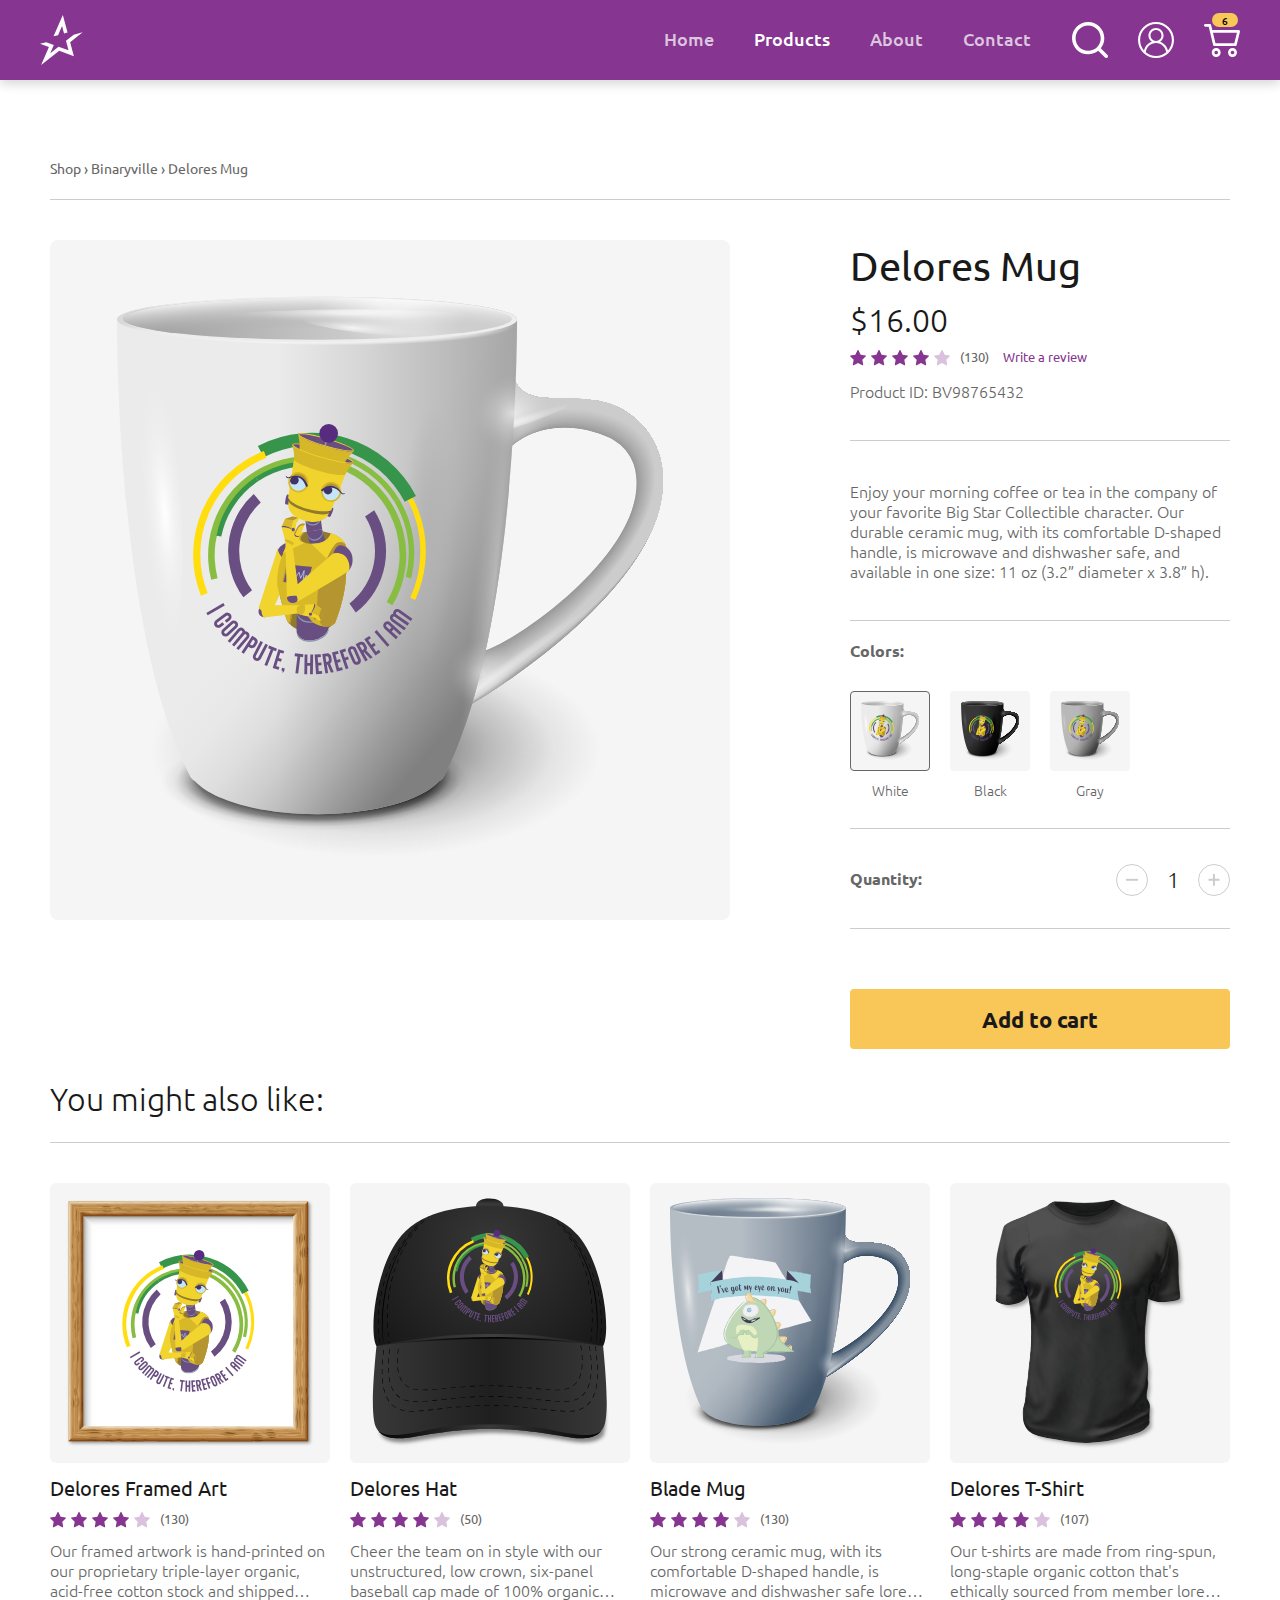
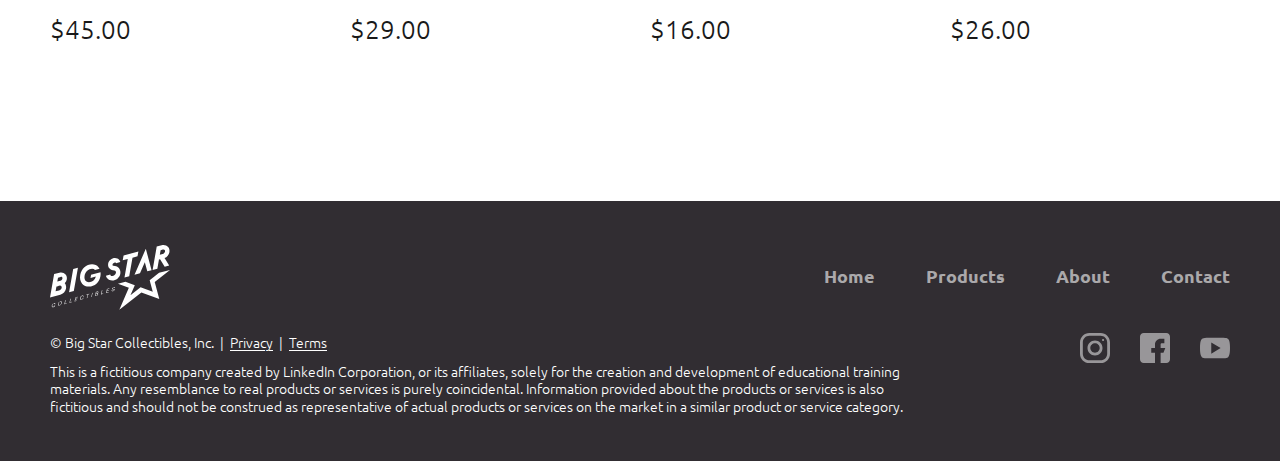
<file: Product-Detail.html>
<!DOCTYPE html>
<html lang="en">
  <head>
    <meta charset="utf-8">
    <meta name="viewport" content="width=device-width, initial-scale=1, shrink-to-fit=no">
    <meta name="description" content="Big Star Collectibles provides unique, high-quality, authentic collectible items.">
    <title>Delores Mug | Big Star Collectibles</title>

    <!-- stylesheets -->
    <link rel="preconnect" href="https://fonts.googleapis.com">
    <link rel="preconnect" href="https://fonts.gstatic.com" crossorigin>
    <link rel="stylesheet" href="https://fonts.googleapis.com/css2?family=Ubuntu:ital,wght@0,300;0,400;0,500;0,700;1,500;1,700&family=Roboto:wght@700&display=swap">
    <link rel="stylesheet" href="css/plugins.css">
    <link rel="stylesheet" href="css/common.css?ver=2209301853">
    <link rel="stylesheet" href="css/product.css?ver=2209301557">
  </head>
  <body>

    <div id="skip">
      <a href="#main">Skip to main content</a>
    </div>

    <header id="banner">
      <a href="index.html"><img src="images/logomark-big-star-white.svg" width="43" height="50" alt="Big Star Collectibles"></a>
      <nav aria-label="Site">
        <ul>
          <li><a href="index.html">Home</a></li>
          <li>
            <a href="Product-List.html" aria-current="true">Products</a>
            <div class="wrapper">
              <figure>
                <figcaption>Characters</figcaption>
                <ul>
                  <li><a href="Characters-by-Collection.html">All characters <span class="arrow" aria-hidden="true">&rarr;</span></a></li>
                  <li><a href="Characters-by-Collection.html">Binaryville</a></li>
                  <li><a href="Characters-by-Collection.html">Lil’ Monsters</a></li>
                  <li><a href="Characters-by-Collection.html">Stargazers</a></li>
                  <li><a href="Characters-by-Collection.html">Tech Heroes</a></li>
                </ul>
              </figure>
              <figure>
                <figcaption>Products</figcaption>
                <ul>
                  <li><a href="Product-List.html">All products <span class="arrow" aria-hidden="true">&rarr;</span></a></li>
                  <li><a href="Product-List.html">Aprons</a></li>
                  <li><a href="Product-List.html">Framed Art</a></li>
                  <li><a href="Product-List.html">Hats</a></li>
                  <li><a href="Product-List.html">Mugs</a></li>
                  <li><a href="Product-List.html">Notebooks</a></li>
                  <li><a href="Product-List.html">Pillows</a></li>
                  <li><a href="Product-List.html">Tote Bags</a></li>
                  <li><a href="Product-List.html">Trading Cards</a></li>
                  <li><a href="Product-List.html">Tshirts</a></li>
                </ul>
              </figure>
              <figure>
                <figcaption>Gifts by price</figcaption>
                <ul>
                  <li><a href="#">Under $20</a></li>
                  <li><a href="#">$20 – $30</a></li>
                  <li><a href="#">$30 – $40</a></li>
                  <li><a href="#">$40 – $50</a></li>
                  <li><a href="#">Over $50</a></li>
                </ul>
              </figure>
            </div><!-- / .wrapper -->
          </li>
          <li>
            <a href="About.html">About</a>
            <div class="wrapper">
              <figure>
                <figcaption>About Big Star Collectibles</figcaption>
                <ul>
                  <li><a href="About.html">About us</a></li>
                  <li><a href="#">Our story</a></li>
                  <li><a href="#">Our team</a></li>
                  <li><a href="#">FAQ</a></li>
                  <li><a href="#">Return policy</a></li>
                  <li><a href="#">Press center</a></li>
                  <li><a href="#">Privacy policy</a></li>
                  <li><a href="#">Blog</a></li>
                  <li><a href="Contact-Us.html">Contact us</a></li>
                  <li>
                    <figure>
                      <figcaption>Follow us</figcaption>
                      <ul>
                        <li>
                          <a href="#" target="_blank">
                            <svg width="24" height="24" viewBox="0 0 24 24" role="img">
                              <title>Instagram</title>
                              <path aria-hidden="true" d="M16.5 0H7.5C3.35625 0 0 3.35625 0 7.5V16.5C0 20.6438 3.35625 24 7.5 24H16.5C20.6438 24 24 20.6438 24 16.5V7.5C24 3.35625 20.6438 0 16.5 0ZM21.75 16.5C21.75 19.3875 19.3875 21.75 16.5 21.75H7.5C4.6125 21.75 2.25 19.3875 2.25 16.5V7.5C2.25 4.6125 4.6125 2.25 7.5 2.25H16.5C19.3875 2.25 21.75 4.6125 21.75 7.5V16.5ZM12 6C8.68125 6 6 8.68125 6 12C6 15.3188 8.68125 18 12 18C15.3188 18 18 15.3188 18 12C18 8.68125 15.3188 6 12 6ZM12 15.75C9.9375 15.75 8.25 14.0625 8.25 12C8.25 9.9375 9.9375 8.25 12 8.25C14.0625 8.25 15.75 9.9375 15.75 12C15.75 14.0625 14.0625 15.75 12 15.75ZM19.2562 5.55C19.2562 6 18.9 6.35625 18.45 6.35625C18 6.35625 17.6437 6 17.6437 5.55C17.6437 5.1 18 4.74375 18.45 4.74375C18.9 4.74375 19.2562 5.1 19.2562 5.55Z" stroke-width="0" />
                            </svg>
                          </a>
                        </li>
                        <li>
                          <a href="#" target="_blank">
                            <svg width="24" height="24" viewBox="0 0 24 24" role="img">
                              <title>Facebook</title>
                              <path aria-hidden="true" d="M21 0H3C1.35 0 0 1.35 0 3V21C0 22.65 1.35 24 3 24H12V15.75H9V12H12V9C12 6.50625 14.0062 4.5 16.5 4.5H19.5V8.25H18C17.175 8.25 16.5 8.175 16.5 9V12H20.25L18.75 15.75H16.5V24H21C22.65 24 24 22.65 24 21V3C24 1.35 22.65 0 21 0Z" stroke-width="0" />
                            </svg>
                          </a>
                        </li>
                        <li>
                          <a href="#" target="_blank">
                            <svg width="24" height="24" viewBox="0 0 24 18" role="img">
                              <title>YouTube</title>
                              <path aria-hidden="true" d="M23.0048 2.36448C22.348 1.20111 21.6537 0.9947 20.2089 0.919644C18.7641 0.807059 15.1426 0.769531 12.009 0.769531C8.87541 0.769531 5.25394 0.807059 3.82787 0.90088C2.38304 0.9947 1.67 1.20111 1.01326 2.36448C0.337753 3.50909 0 5.51684 0 9.02573C0 12.5158 0.337753 14.5236 1.01326 15.6682C1.67 16.8316 2.38304 17.038 3.80911 17.1318C5.25394 17.2256 8.87541 17.2819 12.009 17.2819C15.1426 17.2819 18.7641 17.2256 20.1901 17.1506C21.635 17.0568 22.3293 16.8503 22.986 15.687C23.6615 14.5424 23.9993 12.5346 23.9993 9.04449C24.018 5.51684 23.6803 3.50909 23.0048 2.36448ZM9.00676 13.5291V4.52235L16.5124 9.02573L9.00676 13.5291Z" stroke-width="0" />
                            </svg>
                          </a>
                        </li>
                      </ul>
                    </figure>
                  </li>
                </ul>
              </figure>
            </div><!-- / .wrapper -->
          </li>
          <li><a href="Contact-Us.html">Contact</a></li>
        </ul>
        <button type="button"><img src="images/icon-menu.svg" width="30" height="24" alt="Site Navigation Panel"></button>
      </nav>
      <div id="search-widget">
        <button type="button" aria-expanded="false" aria-controls="search-popup"><img src="images/icon-search-white.svg" width="36" height="36" alt="Search Form"></button>
        <div id="search-popup" aria-hidden="true">
          <form method="post" role="search">
            <input type="search" aria-label="Enter product name" placeholder="Search&hellip;" tabindex="-1" required>
            <button type="submit" tabindex="-1">Search</button>
          </form>
          <button type="button" tabindex="-1"><img src="images/icon-xmark.svg" width="26" height="26" alt="Close"></button>
        </div>
      </div><!-- / #search-widget -->
      <a href="#"><img src="images/icon-user-v01-white.svg" width="36" height="36" alt="Account"></a>
      <button type="button">
        <img src="images/icon-shopping-cart-v01-white.svg" width="36" height="33" alt="Cart Panel">
        <span class="visually-hidden">(</span><span class="num">6</span> <span class="visually-hidden">items)</span>
      </button>
    </header>

    <main id="main">

      <nav aria-label="Breadcrumb">
        <ol itemscope itemtype="https://schema.org/BreadcrumbList">
          <li itemprop="itemListElement" itemscope itemtype="https://schema.org/ListItem">
            <a href="Product-List.html" itemprop="item"><span itemprop="name">Shop</span></a>
            <meta itemprop="position" content="1">
            <span aria-hidden="true">&rsaquo;</span>
          </li>
          <li itemprop="itemListElement" itemscope itemtype="https://schema.org/ListItem">
            <a href="Characters-by-Collection.html" itemprop="item"><span itemprop="name">Binaryville</span></a>
            <meta itemprop="position" content="2">
            <span aria-hidden="true">&rsaquo;</span>
          </li>
          <li itemprop="itemListElement" itemscope itemtype="https://schema.org/ListItem">
            <a href="Product-Detail.html" itemprop="item" aria-current="page"><span itemprop="name">Delores Mug</span></a>
            <meta itemprop="position" content="3">
          </li>
        </ol>
      </nav>

      <section id="product" itemscope itemtype="https://schema.org/Product">
        <header>
          <div class="wrapper">
            <img src="images/products/binaryville-mug-dolores-white.svg" alt="A white Delores mug" style="padding: 0 9.917%;">
          </div>
          <h1 itemprop="name">Delores  Mug</h1>
          <link itemprop="url" href="https://example.com/binaryville-mug-dolores">
          <b itemprop="offers" itemscope itemtype="https://schema.org/Offer"><data value="USD" itemprop="priceCurrency">$</data><data value="16.00" itemprop="price">16.00</data></b>
          <p class="rating" itemprop="aggregateRating" itemscope itemtype="https://schema.org/AggregateRating">
            <img src="images/icon-rating-star-purpleviolet.svg" width="16" height="16" alt="">
            <img src="images/icon-rating-star-purpleviolet.svg" width="16" height="16" alt="">
            <img src="images/icon-rating-star-purpleviolet.svg" width="16" height="16" alt="">
            <img src="images/icon-rating-star-purpleviolet.svg" width="16" height="16" alt="">
            <img src="images/icon-rating-star-purpleviolet.svg" width="16" height="16" alt="" class="nonscoring">
            <span class="visually-hidden">Rating: <span itemprop="ratingValue">4</span> out of <span itemprop="bestRating">5</span> stars</span>
            (<span itemprop="ratingCount">130</span><span class="visually-hidden"> user ratings</span>)
            <a href="#">Write a review</a>
          </p>
          <p>Product ID: <span itemprop="productID">BV98765432</span></p>
        </header>
        <p itemprop="description">Enjoy your morning coffee or tea in the company of your favorite Big Star Collectible character. Our durable ceramic mug, with its comfortable D-shaped handle, is microwave and dishwasher safe, and available in one size: 11 oz (3.2” diameter x 3.8” h).</p>
        <form method="post">
          <fieldset>
            <legend>Colors:</legend>
            <div>
              <input  id="product-color-white" type="radio" name="product-color" value="white" required checked>
              <label for="product-color-white" data-full-img-alt="A white Delores mug">
                <img src="images/products/binaryville-mug-dolores-white.svg" width="80" height="80" alt="" itemprop="image" style="padding: 0 13.925%;">
                White
              </label>
            </div>
            <div>
              <input  id="product-color-black" type="radio" name="product-color" value="black">
              <label for="product-color-black" data-full-img-alt="A black Delores mug">
                <img src="images/products/binaryville-mug-dolores-black.svg" width="80" height="80" alt="" itemprop="image" style="padding: 0 13.925%;">
                Black
              </label>
            </div>
            <div>
              <input  id="product-color-gray" type="radio" name="product-color" value="gray">
              <label for="product-color-gray" data-full-img-alt="A gray Delores mug">
                <img src="images/products/binaryville-mug-dolores-gray.svg" width="80" height="80" alt="" itemprop="image" style="padding: 0 13.925%;">
                Gray
              </label>
            </div>
          </fieldset>
          <div>
            <label for="product-qty">Quantity:</label>
            <div class="qty-widget">
              <svg width="32" height="32" viewBox="0 0 32 32" aria-hidden="true">
                <circle cx="16" cy="16" r="15.5" fill-opacity="0" />
                <path d="M9.99887 14.864H21.9989V16.76H9.99887V14.864Z" stroke-width="0" />
              </svg>
              <input id="product-qty" type="number" min="1" value="1" required>
              <svg width="32" height="32" viewBox="0 0 32 32" aria-hidden="true">
                <circle cx="16" cy="16" r="15.5" fill-opacity="0" />
                <path d="M10.4986 14.864H15.0346V9.92H16.9546V14.864H21.4906V16.76H16.9546V21.728H15.0346V16.76H10.4986V14.864Z" stroke-width="0" />
              </svg>
            </div>
          </div>
          <div>
            <button type="submit" class="button lg solid gold">Add to cart</button>
          </div>
        </form>
      </section><!-- / #product -->

      <aside id="also">
        <h1>You might also like:</h1>
        <dl class="prod-list">
          <div>
            <dt><a href="Product-Detail.html">Delores Framed Art</a></dt>
            <dd><a href="Product-Detail.html" role="presentation" tabindex="-1"><img src="images/products/binaryville-artwork-dolores-wood.svg" alt="A Delores wood framed art" style="padding: 0 5.357%;"></a></dd>
            <dd class="offer">$45.00</dd>
            <dd class="rating">
              <img src="images/icon-rating-star-purpleviolet.svg" width="16" height="16" alt="">
              <img src="images/icon-rating-star-purpleviolet.svg" width="16" height="16" alt="">
              <img src="images/icon-rating-star-purpleviolet.svg" width="16" height="16" alt="">
              <img src="images/icon-rating-star-purpleviolet.svg" width="16" height="16" alt="">
              <img src="images/icon-rating-star-purpleviolet.svg" width="16" height="16" alt="" class="nonscoring">
              <span class="visually-hidden">Rating: 4 out of 5 stars</span>
              (130<span class="visually-hidden"> user ratings</span>)
            </dd>
            <dd class="desc">Our framed artwork is hand-printed on our proprietary triple-layer organic, acid-free cotton stock and shipped lorem ipsum dolor sit amet, consectetur adipiscing elit. Morbi et libero erat.</dd>
          </div>
          <div>
            <dt><a href="Product-Detail.html">Delores Hat</a></dt>
            <dd><a href="Product-Detail.html" role="presentation" tabindex="-1"><img src="images/products/binaryville-hat-dolores-black.svg" alt="A black Delores hat" style="padding: 0 7.5%;"></a></dd>
            <dd class="offer">$29.00</dd>
            <dd class="rating">
              <img src="images/icon-rating-star-purpleviolet.svg" width="16" height="16" alt="">
              <img src="images/icon-rating-star-purpleviolet.svg" width="16" height="16" alt="">
              <img src="images/icon-rating-star-purpleviolet.svg" width="16" height="16" alt="">
              <img src="images/icon-rating-star-purpleviolet.svg" width="16" height="16" alt="">
              <img src="images/icon-rating-star-purpleviolet.svg" width="16" height="16" alt="" class="nonscoring">
              <span class="visually-hidden">Rating: 4 out of 5 stars</span>
              (50<span class="visually-hidden"> user ratings</span>)
            </dd>
            <dd class="desc">Cheer the team on in style with our unstructured, low crown, six-panel baseball cap made of 100% organic lorem ipsum dolor sit amet, consectetur adipiscing elit. Morbi et libero erat.</dd>
          </div>
          <div>
            <dt><a href="Product-Detail.html">Blade Mug</a></dt>
            <dd><a href="Product-Detail.html" role="presentation" tabindex="-1"><img src="images/products/lil-monsters-mug-blade-blue.svg" alt="A blue Blade mug" style="padding: 0 7.143%;"></a></dd>
            <dd class="offer">$16.00</dd>
            <dd class="rating">
              <img src="images/icon-rating-star-purpleviolet.svg" width="16" height="16" alt="">
              <img src="images/icon-rating-star-purpleviolet.svg" width="16" height="16" alt="">
              <img src="images/icon-rating-star-purpleviolet.svg" width="16" height="16" alt="">
              <img src="images/icon-rating-star-purpleviolet.svg" width="16" height="16" alt="">
              <img src="images/icon-rating-star-purpleviolet.svg" width="16" height="16" alt="" class="nonscoring">
              <span class="visually-hidden">Rating: 4 out of 5 stars</span>
              (130<span class="visually-hidden"> user ratings</span>)
            </dd>
            <dd class="desc">Our strong ceramic mug, with its comfortable D-shaped handle, is microwave and dishwasher safe lorem ipsum dolor sit amet, consectetur adipiscing elit. Morbi et libero erat.</dd>
          </div>
          <div>
            <dt><a href="Product-Detail.html">Delores T-Shirt</a></dt>
            <dd><a href="Product-Detail.html" role="presentation" tabindex="-1"><img src="images/products/binaryville-tshirt-dolores-black.svg" alt="A black Delores t-shirt" style="padding: 0 15.714%;"></a></dd>
            <dd class="offer">$26.00</dd>
            <dd class="rating">
              <img src="images/icon-rating-star-purpleviolet.svg" width="16" height="16" alt="">
              <img src="images/icon-rating-star-purpleviolet.svg" width="16" height="16" alt="">
              <img src="images/icon-rating-star-purpleviolet.svg" width="16" height="16" alt="">
              <img src="images/icon-rating-star-purpleviolet.svg" width="16" height="16" alt="">
              <img src="images/icon-rating-star-purpleviolet.svg" width="16" height="16" alt="" class="nonscoring">
              <span class="visually-hidden">Rating: 4 out of 5 stars</span>
              (107<span class="visually-hidden"> user ratings</span>)
            </dd>
            <dd class="desc">Our t-shirts are made from ring-spun, long-staple organic cotton that's ethically sourced from member lorem ipsum dolor sit amet, consectetur adipiscing elit. Morbi et libero erat.</dd>
          </div>
        </dl>
      </aside>

    </main>

    <footer id="continfo">
      <nav aria-label="Supplementary">
        <ul>
          <li><a href="index.html">Home</a></li>
          <li><a href="Product-List.html">Products</a></li>
          <li><a href="About.html">About</a></li>
          <li><a href="Contact-Us.html">Contact</a></li>
        </ul>
      </nav>
      <figure>
        <figcaption>Follow us</figcaption>
        <ul>
          <li><a href="#" target="_blank"><img src="images/icon-instagram-white.svg" width="30" height="30" alt="Instagram"></a></li>
          <li><a href="#" target="_blank"><img src="images/icon-facebook-white.svg" width="30" height="30" alt="Facebook"></a></li>
          <li><a href="#" target="_blank"><img src="images/icon-youtube-white.svg" width="30" height="30" alt="YouTube"></a></li>
        </ul>
      </figure>
      <img src="images/logo-big-star-H.svg" width="120" height="65" alt="Logo of Big Star Collectibles">
      <p><small>&copy; Big Star Collectibles, Inc. &nbsp;|&nbsp; <a href="#">Privacy</a> &nbsp;|&nbsp; <a href="#">Terms</a></small></p>
      <p><small>This is a fictitious company created by LinkedIn Corporation, or its affiliates, solely for the creation and development of educational training materials. Any resemblance to real products or services is purely coincidental. Information provided about the products or services is also fictitious and should not be construed as representative of actual products or services on the market in a similar product or service category.</small></p>
    </footer>

    <div id="nav-panel" role="dialog" aria-modal="true" aria-label="Site Navigation Panel">
      <button type="button"><img src="images/icon-xmark.svg" width="26" height="26" alt="Close"></button>
      <div id="search-widget-mobile">
        <button type="button" aria-expanded="false" aria-controls="search-popup-mobile" aria-label="Search Form">
          <img src="images/icon-search-dark.svg" width="22" height="22" alt="">
          Search
        </button>
        <div id="search-popup-mobile" aria-hidden="true">
          <form method="post" role="search">
            <input type="search" aria-label="Enter product name" placeholder="Search&hellip;" tabindex="-1" required>
            <button type="submit" tabindex="-1"><img src="images/icon-arrow-right-grape.svg" width="17" height="14" alt="Search"></button>
          </form>
        </div>
      </div><!-- / #search-widget-mobile -->
      <a href="#">
        <img src="images/icon-user-v01-dark.svg" width="22" height="22" alt="">
        Account
      </a>
      <a href="Cart.html">
        <img src="images/icon-shopping-cart-v01-dark.svg" width="22" height="21" alt="">
        Cart <small>(6 items)</small>
      </a>
    </div><!-- / #nav-panel -->

    <div id="cart-panel" role="dialog" aria-modal="true" aria-labelledby="label-cart-panel">
      <button type="button"><img src="images/icon-xmark.svg" width="16" height="16" alt="Close"></button>
      <h1 id="label-cart-panel">My Shopping Cart <small>(6 items)</small></h1>
      <table>
        <thead>
          <tr>
            <th>Image</th>
            <th>Name</th>
            <th>Details</th>
            <th>Quantity</th>
            <th>Unit Price</th>
            <th>Total</th>
            <th>Action</th>
          </tr>
        </thead>
        <tbody>
          <tr>
            <td class="image"><a href="Product-Detail.html" role="presentation" tabindex="-1"><img src="images/products/binaryville-mug-dolores-white.svg" alt="A white Delores mug" style="padding: 0 10%;"></a></td>
            <td class="name"><a href="Product-Detail.html">Delores Mug</a></td>
            <td class="dets">Color: White</td>
            <td class="qty">4</td>
            <td class="unit">$16.00</td>
            <td class="total">$64.00</td>
            <td class="action"><button type="button"><img src="images/icon-xmark.svg" width="12" height="12" alt="Remove"></button></td>
          </tr>
          <tr>
            <td class="image"><a href="Product-Detail.html" role="presentation" tabindex="-1"><img src="images/products/binaryville-hat-dolores-black.svg" alt="A black Delores hat" style="padding: 0 7.5%;"></a></td>
            <td class="name"><a href="Product-Detail.html">Delores Hat</a></td>
            <td class="dets">Color: Black</td>
            <td class="qty">1</td>
            <td class="unit">$30.00</td>
            <td class="total">$30.00</td>
            <td class="action"><button type="button"><img src="images/icon-xmark.svg" width="12" height="12" alt="Remove"></button></td>
          </tr>
          <tr>
            <td class="image"><a href="Product-Detail.html" role="presentation" tabindex="-1"><img src="images/products/stargazers-tote-charmaine.svg" alt="A white Charmaine tote bag" style="padding: 0 8.75%;"></a></td>
            <td class="name"><a href="Product-Detail.html">Charmaine Tote Bag</a></td>
            <td class="dets"></td>
            <td class="qty">1</td>
            <td class="unit">$18.50</td>
            <td class="total">$18.50</td>
            <td class="action"><button type="button"><img src="images/icon-xmark.svg" width="12" height="12" alt="Remove"></button></td>
          </tr>
        </tbody>
        <tfoot>
          <tr>
            <td colspan="7">Subtotal $112.50</td>
          </tr>
        </tfoot>
      </table>
      <footer>
        <a href="Cart.html" class="button lg bordered violet">See cart</a>
        <a href="#" class="button lg solid gold">Checkout now</a>
        <p>or <a role="button" tabindex="0">continue shopping</a></p>
      </footer>
    </div><!-- / #cart-panel -->

    <script src="js/plugins.js?ver=2209212222"></script>
    <script src="js/main.js?ver=2209301853"></script>

  </body>
</html>
</file>
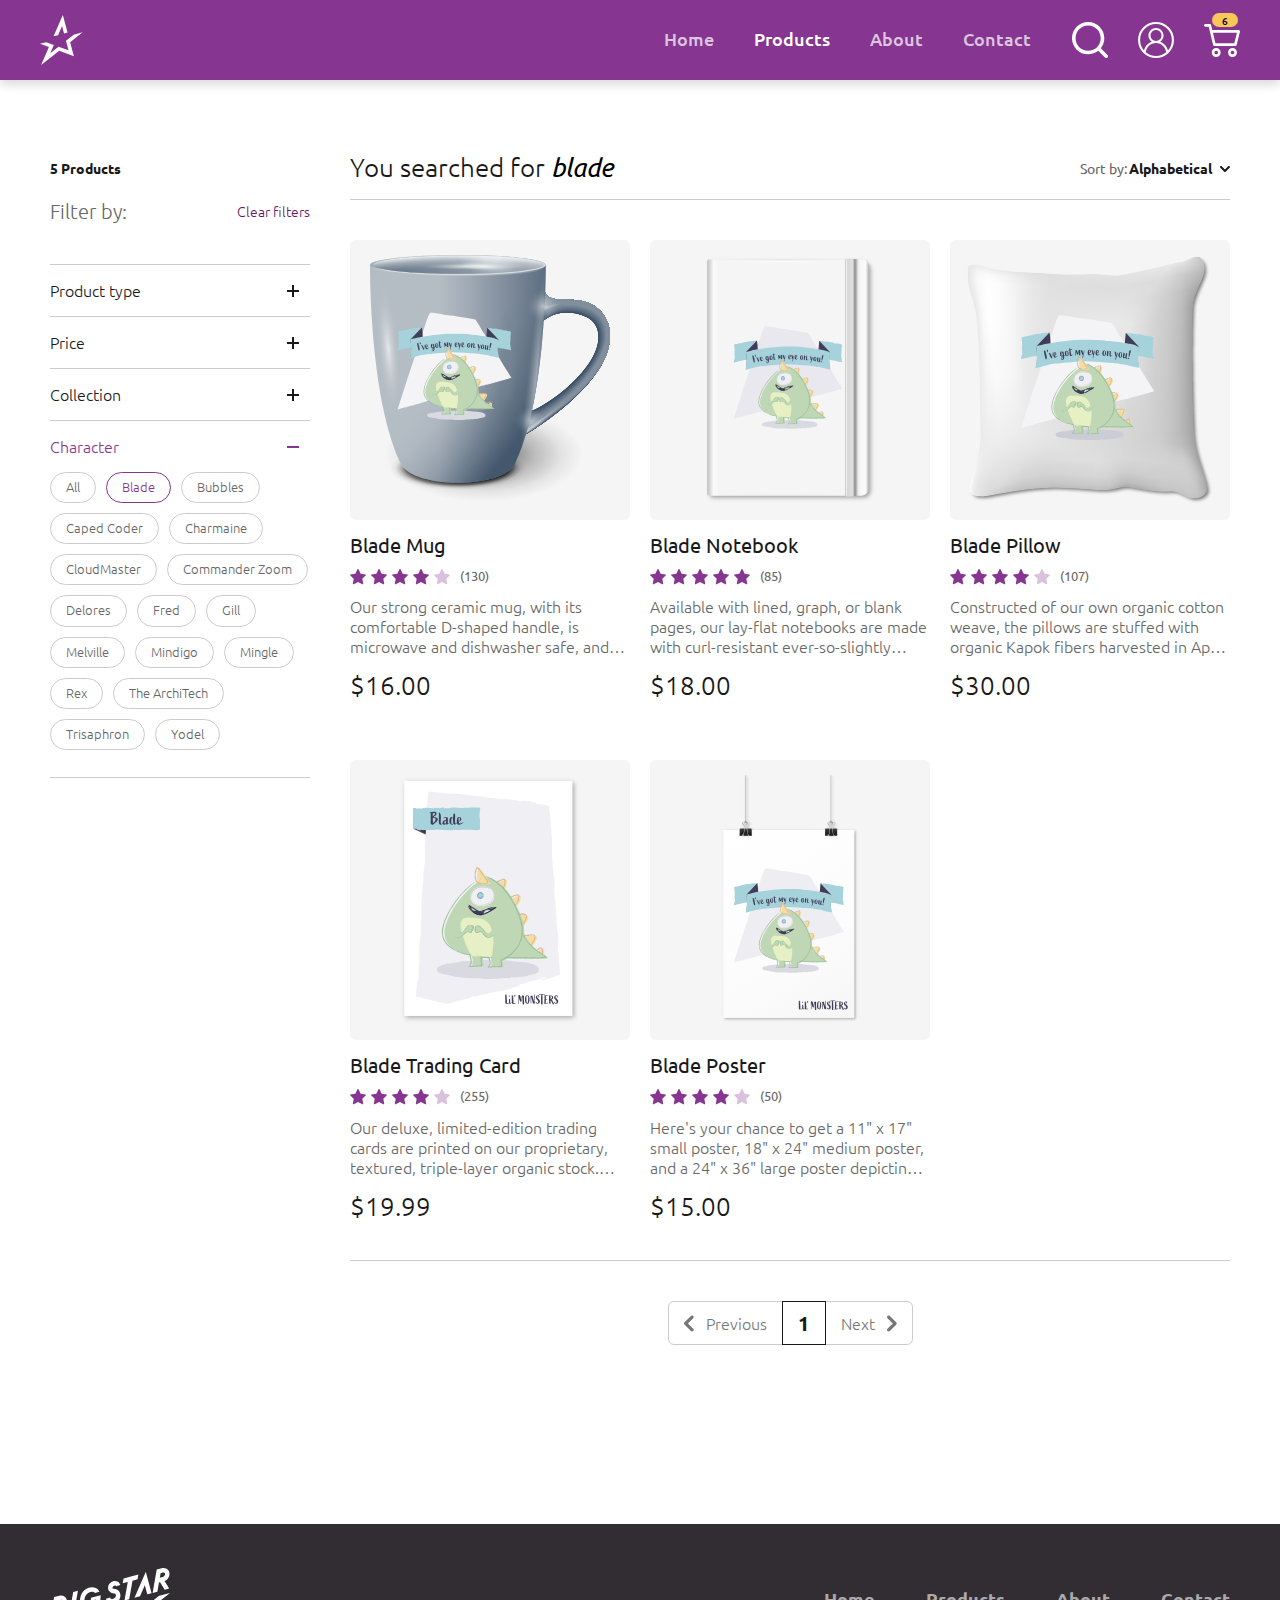
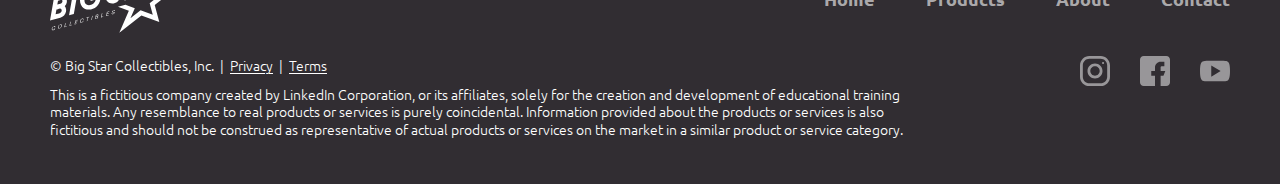
<file: Product-List-Search-Results.html>
<!DOCTYPE html>
<html lang="en">
  <head>
    <meta charset="utf-8">
    <meta name="viewport" content="width=device-width, initial-scale=1, shrink-to-fit=no">
    <meta name="description" content="Big Star Collectibles provides unique, high-quality, authentic collectible items.">
    <title>“blade” Search Results | Big Star Collectibles</title>

    <!-- stylesheets -->
    <link rel="preconnect" href="https://fonts.googleapis.com">
    <link rel="preconnect" href="https://fonts.gstatic.com" crossorigin>
    <link rel="stylesheet" href="https://fonts.googleapis.com/css2?family=Ubuntu:ital,wght@0,300;0,400;0,500;0,700;1,500;1,700&family=Roboto:wght@700&display=swap">
    <link rel="stylesheet" href="css/plugins.css">
    <link rel="stylesheet" href="css/common.css?ver=2209301853">
  </head>
  <body>

    <div id="skip">
      <a href="#main">Skip to main content</a>
    </div>

    <header id="banner">
      <a href="index.html"><img src="images/logomark-big-star-white.svg" width="43" height="50" alt="Big Star Collectibles"></a>
      <nav aria-label="Site">
        <ul>
          <li><a href="index.html">Home</a></li>
          <li>
            <a href="Product-List.html" aria-current="true">Products</a>
            <div class="wrapper">
              <figure>
                <figcaption>Characters</figcaption>
                <ul>
                  <li><a href="Characters-by-Collection.html">All characters <span class="arrow" aria-hidden="true">&rarr;</span></a></li>
                  <li><a href="Characters-by-Collection.html">Binaryville</a></li>
                  <li><a href="Characters-by-Collection.html">Lil’ Monsters</a></li>
                  <li><a href="Characters-by-Collection.html">Stargazers</a></li>
                  <li><a href="Characters-by-Collection.html">Tech Heroes</a></li>
                </ul>
              </figure>
              <figure>
                <figcaption>Products</figcaption>
                <ul>
                  <li><a href="Product-List.html">All products <span class="arrow" aria-hidden="true">&rarr;</span></a></li>
                  <li><a href="Product-List.html">Aprons</a></li>
                  <li><a href="Product-List.html">Framed Art</a></li>
                  <li><a href="Product-List.html">Hats</a></li>
                  <li><a href="Product-List.html">Mugs</a></li>
                  <li><a href="Product-List.html">Notebooks</a></li>
                  <li><a href="Product-List.html">Pillows</a></li>
                  <li><a href="Product-List.html">Tote Bags</a></li>
                  <li><a href="Product-List.html">Trading Cards</a></li>
                  <li><a href="Product-List.html">Tshirts</a></li>
                </ul>
              </figure>
              <figure>
                <figcaption>Gifts by price</figcaption>
                <ul>
                  <li><a href="#">Under $20</a></li>
                  <li><a href="#">$20 – $30</a></li>
                  <li><a href="#">$30 – $40</a></li>
                  <li><a href="#">$40 – $50</a></li>
                  <li><a href="#">Over $50</a></li>
                </ul>
              </figure>
            </div><!-- / .wrapper -->
          </li>
          <li>
            <a href="About.html">About</a>
            <div class="wrapper">
              <figure>
                <figcaption>About Big Star Collectibles</figcaption>
                <ul>
                  <li><a href="About.html">About us</a></li>
                  <li><a href="#">Our story</a></li>
                  <li><a href="#">Our team</a></li>
                  <li><a href="#">FAQ</a></li>
                  <li><a href="#">Return policy</a></li>
                  <li><a href="#">Press center</a></li>
                  <li><a href="#">Privacy policy</a></li>
                  <li><a href="#">Blog</a></li>
                  <li><a href="Contact-Us.html">Contact us</a></li>
                  <li>
                    <figure>
                      <figcaption>Follow us</figcaption>
                      <ul>
                        <li>
                          <a href="#" target="_blank">
                            <svg width="24" height="24" viewBox="0 0 24 24" role="img">
                              <title>Instagram</title>
                              <path aria-hidden="true" d="M16.5 0H7.5C3.35625 0 0 3.35625 0 7.5V16.5C0 20.6438 3.35625 24 7.5 24H16.5C20.6438 24 24 20.6438 24 16.5V7.5C24 3.35625 20.6438 0 16.5 0ZM21.75 16.5C21.75 19.3875 19.3875 21.75 16.5 21.75H7.5C4.6125 21.75 2.25 19.3875 2.25 16.5V7.5C2.25 4.6125 4.6125 2.25 7.5 2.25H16.5C19.3875 2.25 21.75 4.6125 21.75 7.5V16.5ZM12 6C8.68125 6 6 8.68125 6 12C6 15.3188 8.68125 18 12 18C15.3188 18 18 15.3188 18 12C18 8.68125 15.3188 6 12 6ZM12 15.75C9.9375 15.75 8.25 14.0625 8.25 12C8.25 9.9375 9.9375 8.25 12 8.25C14.0625 8.25 15.75 9.9375 15.75 12C15.75 14.0625 14.0625 15.75 12 15.75ZM19.2562 5.55C19.2562 6 18.9 6.35625 18.45 6.35625C18 6.35625 17.6437 6 17.6437 5.55C17.6437 5.1 18 4.74375 18.45 4.74375C18.9 4.74375 19.2562 5.1 19.2562 5.55Z" stroke-width="0" />
                            </svg>
                          </a>
                        </li>
                        <li>
                          <a href="#" target="_blank">
                            <svg width="24" height="24" viewBox="0 0 24 24" role="img">
                              <title>Facebook</title>
                              <path aria-hidden="true" d="M21 0H3C1.35 0 0 1.35 0 3V21C0 22.65 1.35 24 3 24H12V15.75H9V12H12V9C12 6.50625 14.0062 4.5 16.5 4.5H19.5V8.25H18C17.175 8.25 16.5 8.175 16.5 9V12H20.25L18.75 15.75H16.5V24H21C22.65 24 24 22.65 24 21V3C24 1.35 22.65 0 21 0Z" stroke-width="0" />
                            </svg>
                          </a>
                        </li>
                        <li>
                          <a href="#" target="_blank">
                            <svg width="24" height="24" viewBox="0 0 24 18" role="img">
                              <title>YouTube</title>
                              <path aria-hidden="true" d="M23.0048 2.36448C22.348 1.20111 21.6537 0.9947 20.2089 0.919644C18.7641 0.807059 15.1426 0.769531 12.009 0.769531C8.87541 0.769531 5.25394 0.807059 3.82787 0.90088C2.38304 0.9947 1.67 1.20111 1.01326 2.36448C0.337753 3.50909 0 5.51684 0 9.02573C0 12.5158 0.337753 14.5236 1.01326 15.6682C1.67 16.8316 2.38304 17.038 3.80911 17.1318C5.25394 17.2256 8.87541 17.2819 12.009 17.2819C15.1426 17.2819 18.7641 17.2256 20.1901 17.1506C21.635 17.0568 22.3293 16.8503 22.986 15.687C23.6615 14.5424 23.9993 12.5346 23.9993 9.04449C24.018 5.51684 23.6803 3.50909 23.0048 2.36448ZM9.00676 13.5291V4.52235L16.5124 9.02573L9.00676 13.5291Z" stroke-width="0" />
                            </svg>
                          </a>
                        </li>
                      </ul>
                    </figure>
                  </li>
                </ul>
              </figure>
            </div><!-- / .wrapper -->
          </li>
          <li><a href="Contact-Us.html">Contact</a></li>
        </ul>
        <button type="button"><img src="images/icon-menu.svg" width="30" height="24" alt="Site Navigation Panel"></button>
      </nav>
      <div id="search-widget">
        <button type="button" aria-expanded="false" aria-controls="search-popup"><img src="images/icon-search-white.svg" width="36" height="36" alt="Search Form"></button>
        <div id="search-popup" aria-hidden="true">
          <form method="post" role="search">
            <input type="search" aria-label="Enter product name" placeholder="Search&hellip;" tabindex="-1" required>
            <button type="submit" tabindex="-1">Search</button>
          </form>
          <button type="button" tabindex="-1"><img src="images/icon-xmark.svg" width="26" height="26" alt="Close"></button>
        </div>
      </div><!-- / #search-widget -->
      <a href="#"><img src="images/icon-user-v01-white.svg" width="36" height="36" alt="Account"></a>
      <button type="button">
        <img src="images/icon-shopping-cart-v01-white.svg" width="36" height="33" alt="Cart Panel">
        <span class="visually-hidden">(</span><span class="num">6</span> <span class="visually-hidden">items)</span>
      </button>
    </header>

    <main id="main">

      <section id="products">
        <header>
          <h1>Products</h1>
          <p>You searched for <mark>blade</mark></p>
          <p>5 Products</p>
          <div id="wrapper-in-prod-header">
            <button type="button"><img src="images/icon-xmark.svg" width="26" height="26" alt="Close"></button>
            <p>5 Products</p>
            <section>
              <header>
                <h2 id="label-filter-by">Filter by:</h2>
                <a role="button" tabindex="0">Clear filters</a>
              </header>
              <details>
                <summary>Product type</summary>
                <ul>
                  <li>
                    <input  id="filter-type-all" type="checkbox">
                    <label for="filter-type-all">All <span class="visually-hidden">product types</span></label>
                  </li>
                  <li>
                    <input  id="filter-type-aprons" type="checkbox">
                    <label for="filter-type-aprons">Aprons</label>
                  </li>
                  <li>
                    <input  id="filter-type-art" type="checkbox">
                    <label for="filter-type-art">Framed Art</label>
                  </li>
                  <li>
                    <input  id="filter-type-hats" type="checkbox">
                    <label for="filter-type-hats">Hats</label>
                  </li>
                  <li>
                    <input  id="filter-type-magnets" type="checkbox">
                    <label for="filter-type-magnets">Magnets</label>
                  </li>
                  <li>
                    <input  id="filter-type-mugs" type="checkbox">
                    <label for="filter-type-mugs">Mugs</label>
                  </li>
                  <li>
                    <input  id="filter-type-notebooks" type="checkbox">
                    <label for="filter-type-notebooks">Notebooks</label>
                  </li>
                  <li>
                    <input  id="filter-type-posters" type="checkbox">
                    <label for="filter-type-posters">Posters</label>
                  </li>
                  <li>
                    <input  id="filter-type-pillows" type="checkbox">
                    <label for="filter-type-pillows">Pillows</label>
                  </li>
                  <li>
                    <input  id="filter-type-tote" type="checkbox">
                    <label for="filter-type-tote">Tote Bags</label>
                  </li>
                  <li>
                    <input  id="filter-type-cards" type="checkbox">
                    <label for="filter-type-cards">Trading Cards</label>
                  </li>
                  <li>
                    <input  id="filter-type-tshirts" type="checkbox">
                    <label for="filter-type-tshirts">T-shirts</label>
                  </li>
                </ul>
              </details>
              <details>
                <summary>Price</summary>
                <ul>
                  <li>
                    <input  id="filter-price-all" type="checkbox">
                    <label for="filter-price-all">All <span class="visually-hidden">prices</span></label>
                  </li>
                  <li>
                    <input  id="filter-price-under-20" type="checkbox">
                    <label for="filter-price-under-20">Under $20</label>
                  </li>
                  <li>
                    <input  id="filter-price-20-30" type="checkbox">
                    <label for="filter-price-20-30">$20 – $30</label>
                  </li>
                  <li>
                    <input  id="filter-price-30-40" type="checkbox">
                    <label for="filter-price-30-40">$30 – $40</label>
                  </li>
                  <li>
                    <input  id="filter-price-40-50" type="checkbox">
                    <label for="filter-price-40-50">$40 – $50</label>
                  </li>
                  <li>
                    <input  id="filter-price-over-50" type="checkbox">
                    <label for="filter-price-over-50">Over $50</label>
                  </li>
                </ul>
              </details>
              <details>
                <summary>Collection</summary>
                <ul>
                  <li>
                    <input  id="filter-coll-all" type="checkbox">
                    <label for="filter-coll-all">All <span class="visually-hidden">collections</span></label>
                  </li>
                  <li>
                    <input  id="filter-coll-binaryville" type="checkbox">
                    <label for="filter-coll-binaryville">Binaryville</label>
                  </li>
                  <li>
                    <input  id="filter-coll-lil-monsters" type="checkbox">
                    <label for="filter-coll-lil-monsters">Lil’ Monsters</label>
                  </li>
                  <li>
                    <input  id="filter-coll-stargazers" type="checkbox">
                    <label for="filter-coll-stargazers">Stargazers</label>
                  </li>
                  <li>
                    <input  id="filter-coll-tech-heroes" type="checkbox">
                    <label for="filter-coll-tech-heroes">Tech Heroes</label>
                  </li>
                </ul>
              </details>
              <details open>
                <summary>Character</summary>
                <ul>
                  <li>
                    <input  id="filter-char-all" type="checkbox">
                    <label for="filter-char-all">All <span class="visually-hidden">characters</span></label>
                  </li>
                  <li>
                    <input  id="filter-char-blade" type="checkbox" checked>
                    <label for="filter-char-blade">Blade</label>
                  </li>
                  <li>
                    <input  id="filter-char-bubbles" type="checkbox">
                    <label for="filter-char-bubbles">Bubbles</label>
                  </li>
                  <li>
                    <input  id="filter-char-caped-coder" type="checkbox">
                    <label for="filter-char-caped-coder">Caped Coder</label>
                  </li>
                  <li>
                    <input  id="filter-char-charmaine" type="checkbox">
                    <label for="filter-char-charmaine">Charmaine</label>
                  </li>
                  <li>
                    <input  id="filter-char-cloudmaster" type="checkbox">
                    <label for="filter-char-cloudmaster">CloudMaster</label>
                  </li>
                  <li>
                    <input  id="filter-char-commander-zoom" type="checkbox">
                    <label for="filter-char-commander-zoom">Commander Zoom</label>
                  </li>
                  <li>
                    <input  id="filter-char-delores" type="checkbox">
                    <label for="filter-char-delores">Delores</label>
                  </li>
                  <li>
                    <input  id="filter-char-fred" type="checkbox">
                    <label for="filter-char-fred">Fred</label>
                  </li>
                  <li>
                    <input  id="filter-char-gill" type="checkbox">
                    <label for="filter-char-gill">Gill</label>
                  </li>
                  <li>
                    <input  id="filter-char-melville" type="checkbox">
                    <label for="filter-char-melville">Melville</label>
                  </li>
                  <li>
                    <input  id="filter-char-mindigo" type="checkbox">
                    <label for="filter-char-mindigo">Mindigo</label>
                  </li>
                  <li>
                    <input  id="filter-char-mingle" type="checkbox">
                    <label for="filter-char-mingle">Mingle</label>
                  </li>
                  <li>
                    <input  id="filter-char-rex" type="checkbox">
                    <label for="filter-char-rex">Rex</label>
                  </li>
                  <li>
                    <input  id="filter-char-the-architech" type="checkbox">
                    <label for="filter-char-the-architech">The ArchiTech</label>
                  </li>
                  <li>
                    <input  id="filter-char-trisaphron" type="checkbox">
                    <label for="filter-char-trisaphron">Trisaphron</label>
                  </li>
                  <li>
                    <input  id="filter-char-yodel" type="checkbox">
                    <label for="filter-char-yodel">Yodel</label>
                  </li>
                </ul>
              </details>
            </section>
          </div><!-- / #wrapper-in-prod-header -->
          <div class="radio-menu-widget">
            <label id="label-sort-by" for="btn-sort-by" aria-hidden="true">Sort by:</label>
            <button type="button" id="btn-sort-by" aria-labelledby="label-sort-by btn-sort-by" aria-haspopup="true" aria-controls="menu-sort-by">
              <span aria-hidden="true">Sort by</span>
              Alphabetical
              <svg width="10" height="6" viewBox="0 0 10 6" aria-hidden="true">
                <path d="M4.25042 5.7059C4.63916 6.09803 5.26767 6.09803 5.65408 5.7059L9.62764 1.69768C10.0001 1.31024 10.0001 0.695039 9.62764 0.305254C9.24588 -0.0915765 8.61737 -0.103317 8.22398 0.281772L4.95342 3.58086L1.68286 0.281773C1.29877 -0.0939246 0.688885 -0.0939246 0.30247 0.281773C-0.090928 0.666862 -0.102567 1.30085 0.279192 1.69768L4.25042 5.7059Z" stroke-width="0" />
              </svg>
            </button>
            <ul id="menu-sort-by" role="menu" aria-label="Sort by">
              <li role="menuitemradio" aria-checked="true">Alphabetical</li>
              <li role="menuitemradio" aria-checked="false">Popular</li>
              <li role="menuitemradio" aria-checked="false">Price: high to low</li>
              <li role="menuitemradio" aria-checked="false">Price: low to high</li>
              <li role="menuitemradio" aria-checked="false">Rating</li>
            </ul>
          </div>
          <button type="button">
            Filter by
            <svg width="10" height="6" viewBox="0 0 10 6" aria-hidden="true">
              <path d="M4.25042 5.7059C4.63916 6.09803 5.26767 6.09803 5.65408 5.7059L9.62764 1.69768C10.0001 1.31024 10.0001 0.695039 9.62764 0.305254C9.24588 -0.0915765 8.61737 -0.103317 8.22398 0.281772L4.95342 3.58086L1.68286 0.281773C1.29877 -0.0939246 0.688885 -0.0939246 0.30247 0.281773C-0.090928 0.666862 -0.102567 1.30085 0.279192 1.69768L4.25042 5.7059Z" stroke-width="0" />
            </svg>
          </button>
        </header>
        <dl class="prod-list">
          <div>
            <dt><a href="Product-Detail.html">Blade Mug</a></dt>
            <dd><a href="Product-Detail.html" role="presentation" tabindex="-1"><img src="images/products/lil-monsters-mug-blade-blue.svg" alt="A blue Blade mug" style="padding: 0 7.143%;"></a></dd>
            <dd class="offer">$16.00</dd>
            <dd class="rating">
              <img src="images/icon-rating-star-purpleviolet.svg" width="16" height="16" alt="">
              <img src="images/icon-rating-star-purpleviolet.svg" width="16" height="16" alt="">
              <img src="images/icon-rating-star-purpleviolet.svg" width="16" height="16" alt="">
              <img src="images/icon-rating-star-purpleviolet.svg" width="16" height="16" alt="">
              <img src="images/icon-rating-star-purpleviolet.svg" width="16" height="16" alt="" class="nonscoring">
              <span class="visually-hidden">Rating: 4 out of 5 stars</span>
              (130<span class="visually-hidden"> user ratings</span>)
            </dd>
            <dd class="desc">Our strong ceramic mug, with its comfortable D-shaped handle, is microwave and dishwasher safe, and available in one size: 11 oz (3.2" diameter x 3.8" h). </dd>
          </div>
          <div>
            <dt><a href="Product-Detail.html">Blade Notebook</a></dt>
            <dd><a href="Product-Detail.html" role="presentation" tabindex="-1"><img src="images/products/lil-monsters-notebook-blade.svg" alt="A white Blade notebook" style="padding: 0 18.75%;"></a></dd>
            <dd class="offer">$18.00</dd>
            <dd class="rating">
              <img src="images/icon-rating-star-purpleviolet.svg" width="16" height="16" alt="">
              <img src="images/icon-rating-star-purpleviolet.svg" width="16" height="16" alt="">
              <img src="images/icon-rating-star-purpleviolet.svg" width="16" height="16" alt="">
              <img src="images/icon-rating-star-purpleviolet.svg" width="16" height="16" alt="">
              <img src="images/icon-rating-star-purpleviolet.svg" width="16" height="16" alt="">
              <span class="visually-hidden">Rating: 5 out of 5 stars</span>
              (85<span class="visually-hidden"> user ratings</span>)
            </dd>
            <dd class="desc">Available with lined, graph, or blank pages, our lay-flat notebooks are made with curl-resistant ever-so-slightly textured smudge-proof paper that’s ideal for your ideas and creations. </dd>
          </div>
          <div>
            <dt><a href="Product-Detail.html">Blade Pillow</a></dt>
            <dd><a href="Product-Detail.html" role="presentation" tabindex="-1"><img src="images/products/lil-monsters-pillow-blade.svg" alt="A white Blade pillow" style="padding: 0 5.892%;"></a></dd>
            <dd class="offer">$30.00</dd>
            <dd class="rating">
              <img src="images/icon-rating-star-purpleviolet.svg" width="16" height="16" alt="">
              <img src="images/icon-rating-star-purpleviolet.svg" width="16" height="16" alt="">
              <img src="images/icon-rating-star-purpleviolet.svg" width="16" height="16" alt="">
              <img src="images/icon-rating-star-purpleviolet.svg" width="16" height="16" alt="">
              <img src="images/icon-rating-star-purpleviolet.svg" width="16" height="16" alt="" class="nonscoring">
              <span class="visually-hidden">Rating: 4 out of 5 stars</span>
              (107<span class="visually-hidden"> user ratings</span>)
            </dd>
            <dd class="desc">Constructed of our own organic cotton weave, the pillows are stuffed with organic Kapok fibers harvested in April and May in Hawaii when the fruits mature and fall from the trees. 10 percent of each sale is donated to Hawaii's botanical gardens. </dd>
          </div>
          <div>
            <dt><a href="Product-Detail.html">Blade Trading Card</a></dt>
            <dd><a href="Product-Detail.html" role="presentation" tabindex="-1"><img src="images/products/lil-monsters-cards-blade-front.svg" alt="The front of a Blade trading card" style="padding: 0 17.5%;"></a></dd>
            <dd class="offer">$19.99</dd>
            <dd class="rating">
              <img src="images/icon-rating-star-purpleviolet.svg" width="16" height="16" alt="">
              <img src="images/icon-rating-star-purpleviolet.svg" width="16" height="16" alt="">
              <img src="images/icon-rating-star-purpleviolet.svg" width="16" height="16" alt="">
              <img src="images/icon-rating-star-purpleviolet.svg" width="16" height="16" alt="">
              <img src="images/icon-rating-star-purpleviolet.svg" width="16" height="16" alt="" class="nonscoring">
              <span class="visually-hidden">Rating: 4 out of 5 stars</span>
              (255<span class="visually-hidden"> user ratings</span>)
            </dd>
            <dd class="desc">Our deluxe, limited-edition trading cards are printed on our proprietary, textured, triple-layer organic stock. After printing, all cards are silk laminated to better preserve the cards and to best showcase its character and copy. In addition, each of our cards is encased in an acid-free rigid card sleeve to further protect it from UV rays, moisture, and handling. </dd>
          </div>
          <div>
            <dt><a href="Product-Detail.html">Blade Poster</a></dt>
            <dd><a href="Product-Detail.html" role="presentation" tabindex="-1"><img src="images/products/lil-monsters-poster-blade.svg" alt="A Blade poster" style="padding: 0 25.268%;"></a></dd>
            <dd class="offer">$15.00</dd>
            <dd class="rating">
              <img src="images/icon-rating-star-purpleviolet.svg" width="16" height="16" alt="">
              <img src="images/icon-rating-star-purpleviolet.svg" width="16" height="16" alt="">
              <img src="images/icon-rating-star-purpleviolet.svg" width="16" height="16" alt="">
              <img src="images/icon-rating-star-purpleviolet.svg" width="16" height="16" alt="">
              <img src="images/icon-rating-star-purpleviolet.svg" width="16" height="16" alt="" class="nonscoring">
              <span class="visually-hidden">Rating: 4 out of 5 stars</span>
              (50<span class="visually-hidden"> user ratings</span>)
            </dd>
            <dd class="desc">Here's your chance to get a 11" x 17" small poster, 18" x 24" medium poster, and a 24" x 36" large poster depicting a favorite character, perfect for a dorm room or den. Printed on heavy satin photo paper to bring out the best and brightest colors. Shipped rolled, unless framed. </dd>
          </div>
        </dl>
        <nav aria-label="Pagination">
          <ul>
            <li aria-hidden="true">
              <a class="prev">
                <svg width="10" height="17" viewBox="0 0 10 17" aria-hidden="true">
                  <path d="M0.474979 7.35721C-0.158326 7.98503 -0.158326 9.00009 0.474979 9.62416L6.94835 16.0415C7.57407 16.6431 8.56764 16.6431 9.19715 16.0415C9.83804 15.425 9.857 14.4099 9.23507 13.7746L3.90696 8.49256L9.23507 3.21053C9.84183 2.59022 9.84183 1.60524 9.23507 0.981173C8.61314 0.345825 7.58924 0.327028 6.94835 0.943578L0.474979 7.35721Z" stroke-width="0" />
                </svg>
                Previous <span class="visually-hidden">page</span>
              </a>
            </li>
            <li><a href="#" aria-current="page"><span class="visually-hidden">Page</span> 1</a></li>
            <li aria-hidden="true">
              <a class="next">
                Next <span class="visually-hidden">page</span>
                <svg width="10" height="17" viewBox="0 0 10 17" aria-hidden="true">
                  <path d="M9.21545 9.62815C9.84876 9.00032 9.84876 7.98526 9.21545 7.3612L2.74208 0.94381C2.11636 0.342298 1.1228 0.342298 0.493282 0.94381C-0.147608 1.56036 -0.166569 2.57541 0.45536 3.21076L5.78347 8.49279L0.455359 13.7748C-0.151401 14.3951 -0.151401 15.3801 0.455359 16.0042C1.07729 16.6395 2.10119 16.6583 2.74208 16.0418L9.21545 9.62815Z" stroke-width="0" />
                </svg>
              </a>
            </li>
          </ul>
        </nav>
      </section><!-- / #products -->

    </main>

    <footer id="continfo">
      <nav aria-label="Supplementary">
        <ul>
          <li><a href="index.html">Home</a></li>
          <li><a href="Product-List.html">Products</a></li>
          <li><a href="About.html">About</a></li>
          <li><a href="Contact-Us.html">Contact</a></li>
        </ul>
      </nav>
      <figure>
        <figcaption>Follow us</figcaption>
        <ul>
          <li><a href="#" target="_blank"><img src="images/icon-instagram-white.svg" width="30" height="30" alt="Instagram"></a></li>
          <li><a href="#" target="_blank"><img src="images/icon-facebook-white.svg" width="30" height="30" alt="Facebook"></a></li>
          <li><a href="#" target="_blank"><img src="images/icon-youtube-white.svg" width="30" height="30" alt="YouTube"></a></li>
        </ul>
      </figure>
      <img src="images/logo-big-star-H.svg" width="120" height="65" alt="Logo of Big Star Collectibles">
      <p><small>&copy; Big Star Collectibles, Inc. &nbsp;|&nbsp; <a href="#">Privacy</a> &nbsp;|&nbsp; <a href="#">Terms</a></small></p>
      <p><small>This is a fictitious company created by LinkedIn Corporation, or its affiliates, solely for the creation and development of educational training materials. Any resemblance to real products or services is purely coincidental. Information provided about the products or services is also fictitious and should not be construed as representative of actual products or services on the market in a similar product or service category.</small></p>
    </footer>

    <div id="nav-panel" role="dialog" aria-modal="true" aria-label="Site Navigation Panel">
      <button type="button"><img src="images/icon-xmark.svg" width="26" height="26" alt="Close"></button>
      <div id="search-widget-mobile">
        <button type="button" aria-expanded="false" aria-controls="search-popup-mobile" aria-label="Search Form">
          <img src="images/icon-search-dark.svg" width="22" height="22" alt="">
          Search
        </button>
        <div id="search-popup-mobile" aria-hidden="true">
          <form method="post" role="search">
            <input type="search" aria-label="Enter product name" placeholder="Search&hellip;" tabindex="-1" required>
            <button type="submit" tabindex="-1"><img src="images/icon-arrow-right-grape.svg" width="17" height="14" alt="Search"></button>
          </form>
        </div>
      </div><!-- / #search-widget-mobile -->
      <a href="#">
        <img src="images/icon-user-v01-dark.svg" width="22" height="22" alt="">
        Account
      </a>
      <a href="Cart.html">
        <img src="images/icon-shopping-cart-v01-dark.svg" width="22" height="21" alt="">
        Cart <small>(6 items)</small>
      </a>
    </div><!-- / #nav-panel -->

    <div id="cart-panel" role="dialog" aria-modal="true" aria-labelledby="label-cart-panel">
      <button type="button"><img src="images/icon-xmark.svg" width="16" height="16" alt="Close"></button>
      <h1 id="label-cart-panel">My Shopping Cart <small>(6 items)</small></h1>
      <table>
        <thead>
          <tr>
            <th>Image</th>
            <th>Name</th>
            <th>Details</th>
            <th>Quantity</th>
            <th>Unit Price</th>
            <th>Total</th>
            <th>Action</th>
          </tr>
        </thead>
        <tbody>
          <tr>
            <td class="image"><a href="Product-Detail.html" role="presentation" tabindex="-1"><img src="images/products/binaryville-mug-dolores-white.svg" alt="A white Delores mug" style="padding: 0 10%;"></a></td>
            <td class="name"><a href="Product-Detail.html">Delores Mug</a></td>
            <td class="dets">Color: White</td>
            <td class="qty">4</td>
            <td class="unit">$16.00</td>
            <td class="total">$64.00</td>
            <td class="action"><button type="button"><img src="images/icon-xmark.svg" width="12" height="12" alt="Remove"></button></td>
          </tr>
          <tr>
            <td class="image"><a href="Product-Detail.html" role="presentation" tabindex="-1"><img src="images/products/binaryville-hat-dolores-black.svg" alt="A black Delores hat" style="padding: 0 7.5%;"></a></td>
            <td class="name"><a href="Product-Detail.html">Delores Hat</a></td>
            <td class="dets">Color: Black</td>
            <td class="qty">1</td>
            <td class="unit">$30.00</td>
            <td class="total">$30.00</td>
            <td class="action"><button type="button"><img src="images/icon-xmark.svg" width="12" height="12" alt="Remove"></button></td>
          </tr>
          <tr>
            <td class="image"><a href="Product-Detail.html" role="presentation" tabindex="-1"><img src="images/products/stargazers-tote-charmaine.svg" alt="A white Charmaine tote bag" style="padding: 0 8.75%;"></a></td>
            <td class="name"><a href="Product-Detail.html">Charmaine Tote Bag</a></td>
            <td class="dets"></td>
            <td class="qty">1</td>
            <td class="unit">$18.50</td>
            <td class="total">$18.50</td>
            <td class="action"><button type="button"><img src="images/icon-xmark.svg" width="12" height="12" alt="Remove"></button></td>
          </tr>
        </tbody>
        <tfoot>
          <tr>
            <td colspan="7">Subtotal $112.50</td>
          </tr>
        </tfoot>
      </table>
      <footer>
        <a href="Cart.html" class="button lg bordered violet">See cart</a>
        <a href="#" class="button lg solid gold">Checkout now</a>
        <p>or <a role="button" tabindex="0">continue shopping</a></p>
      </footer>
    </div><!-- / #cart-panel -->

    <script src="js/plugins.js?ver=2209212222"></script>
    <script src="js/main.js?ver=2209301853"></script>

  </body>
</html>
</file>
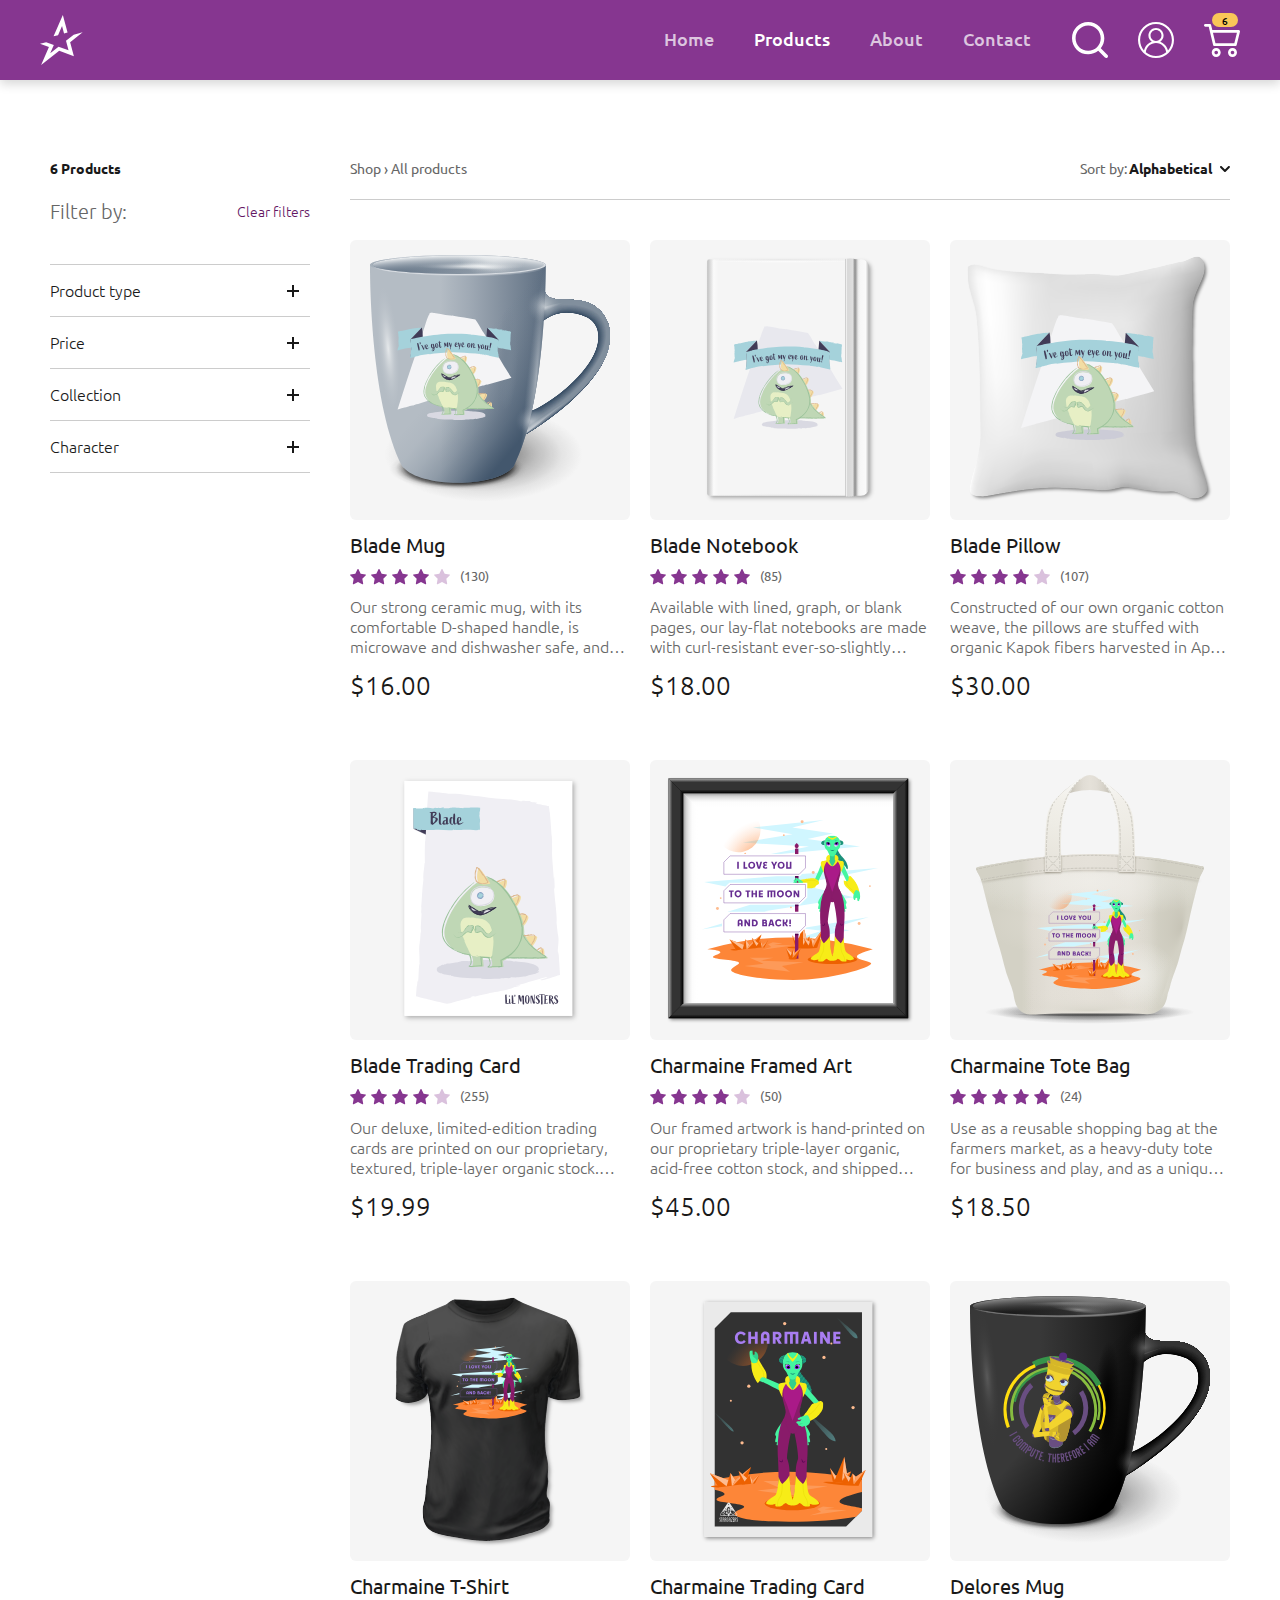
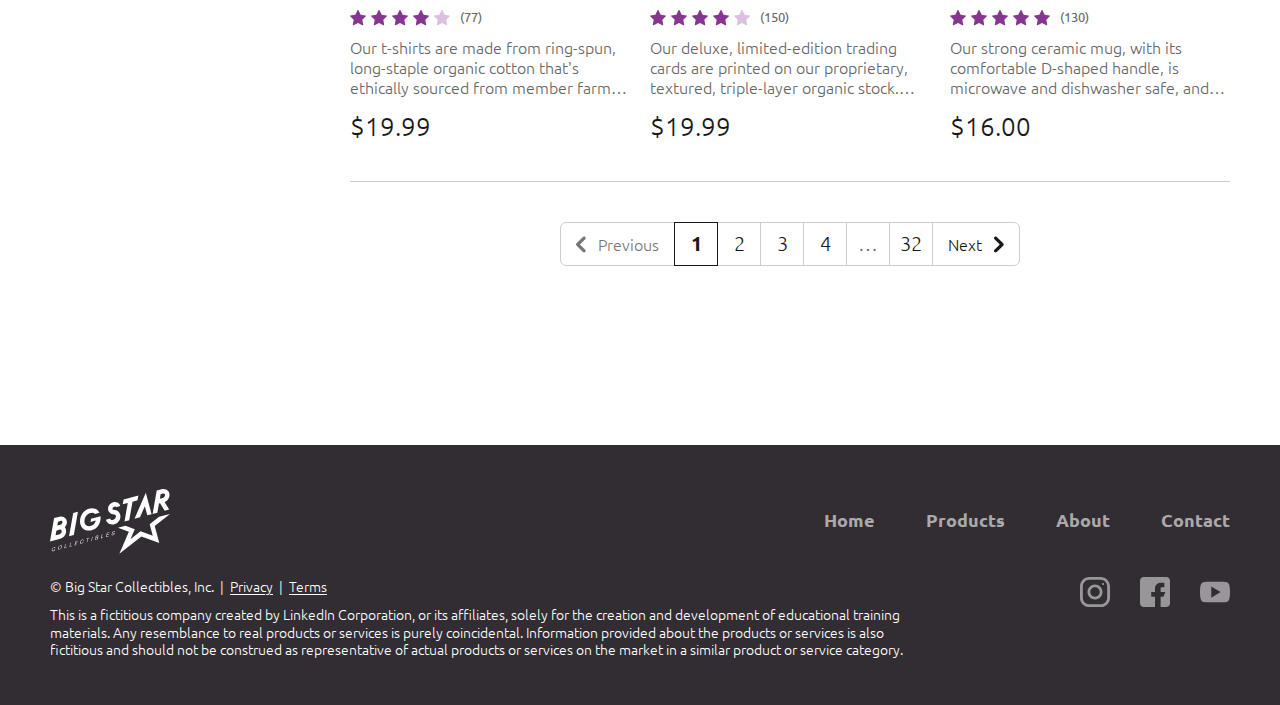
<file: Product-List.html>
<!DOCTYPE html>
<html lang="en">
  <head>
    <meta charset="utf-8">
    <meta name="viewport" content="width=device-width, initial-scale=1, shrink-to-fit=no">
    <meta name="description" content="Big Star Collectibles provides unique, high-quality, authentic collectible items.">
    <title>Products | Big Star Collectibles</title>

    <!-- stylesheets -->
    <link rel="preconnect" href="https://fonts.googleapis.com">
    <link rel="preconnect" href="https://fonts.gstatic.com" crossorigin>
    <link rel="stylesheet" href="https://fonts.googleapis.com/css2?family=Ubuntu:ital,wght@0,300;0,400;0,500;0,700;1,500;1,700&family=Roboto:wght@700&display=swap">
    <link rel="stylesheet" href="css/plugins.css">
    <link rel="stylesheet" href="css/common.css?ver=2209301853">
  </head>
  <body>

    <div id="skip">
      <a href="#main">Skip to main content</a>
    </div>

    <header id="banner">
      <a href="index.html"><img src="images/logomark-big-star-white.svg" width="43" height="50" alt="Big Star Collectibles"></a>
      <nav aria-label="Site">
        <ul>
          <li><a href="index.html">Home</a></li>
          <li>
            <a href="Product-List.html" aria-current="true">Products</a>
            <div class="wrapper">
              <figure>
                <figcaption>Characters</figcaption>
                <ul>
                  <li><a href="Characters-by-Collection.html">All characters <span class="arrow" aria-hidden="true">&rarr;</span></a></li>
                  <li><a href="Characters-by-Collection.html">Binaryville</a></li>
                  <li><a href="Characters-by-Collection.html">Lil’ Monsters</a></li>
                  <li><a href="Characters-by-Collection.html">Stargazers</a></li>
                  <li><a href="Characters-by-Collection.html">Tech Heroes</a></li>
                </ul>
              </figure>
              <figure>
                <figcaption>Products</figcaption>
                <ul>
                  <li><a href="Product-List.html">All products <span class="arrow" aria-hidden="true">&rarr;</span></a></li>
                  <li><a href="Product-List.html">Aprons</a></li>
                  <li><a href="Product-List.html">Framed Art</a></li>
                  <li><a href="Product-List.html">Hats</a></li>
                  <li><a href="Product-List.html">Mugs</a></li>
                  <li><a href="Product-List.html">Notebooks</a></li>
                  <li><a href="Product-List.html">Pillows</a></li>
                  <li><a href="Product-List.html">Tote Bags</a></li>
                  <li><a href="Product-List.html">Trading Cards</a></li>
                  <li><a href="Product-List.html">Tshirts</a></li>
                </ul>
              </figure>
              <figure>
                <figcaption>Gifts by price</figcaption>
                <ul>
                  <li><a href="#">Under $20</a></li>
                  <li><a href="#">$20 – $30</a></li>
                  <li><a href="#">$30 – $40</a></li>
                  <li><a href="#">$40 – $50</a></li>
                  <li><a href="#">Over $50</a></li>
                </ul>
              </figure>
            </div><!-- / .wrapper -->
          </li>
          <li>
            <a href="About.html">About</a>
            <div class="wrapper">
              <figure>
                <figcaption>About Big Star Collectibles</figcaption>
                <ul>
                  <li><a href="About.html">About us</a></li>
                  <li><a href="#">Our story</a></li>
                  <li><a href="#">Our team</a></li>
                  <li><a href="#">FAQ</a></li>
                  <li><a href="#">Return policy</a></li>
                  <li><a href="#">Press center</a></li>
                  <li><a href="#">Privacy policy</a></li>
                  <li><a href="#">Blog</a></li>
                  <li><a href="Contact-Us.html">Contact us</a></li>
                  <li>
                    <figure>
                      <figcaption>Follow us</figcaption>
                      <ul>
                        <li>
                          <a href="#" target="_blank">
                            <svg width="24" height="24" viewBox="0 0 24 24" role="img">
                              <title>Instagram</title>
                              <path aria-hidden="true" d="M16.5 0H7.5C3.35625 0 0 3.35625 0 7.5V16.5C0 20.6438 3.35625 24 7.5 24H16.5C20.6438 24 24 20.6438 24 16.5V7.5C24 3.35625 20.6438 0 16.5 0ZM21.75 16.5C21.75 19.3875 19.3875 21.75 16.5 21.75H7.5C4.6125 21.75 2.25 19.3875 2.25 16.5V7.5C2.25 4.6125 4.6125 2.25 7.5 2.25H16.5C19.3875 2.25 21.75 4.6125 21.75 7.5V16.5ZM12 6C8.68125 6 6 8.68125 6 12C6 15.3188 8.68125 18 12 18C15.3188 18 18 15.3188 18 12C18 8.68125 15.3188 6 12 6ZM12 15.75C9.9375 15.75 8.25 14.0625 8.25 12C8.25 9.9375 9.9375 8.25 12 8.25C14.0625 8.25 15.75 9.9375 15.75 12C15.75 14.0625 14.0625 15.75 12 15.75ZM19.2562 5.55C19.2562 6 18.9 6.35625 18.45 6.35625C18 6.35625 17.6437 6 17.6437 5.55C17.6437 5.1 18 4.74375 18.45 4.74375C18.9 4.74375 19.2562 5.1 19.2562 5.55Z" stroke-width="0" />
                            </svg>
                          </a>
                        </li>
                        <li>
                          <a href="#" target="_blank">
                            <svg width="24" height="24" viewBox="0 0 24 24" role="img">
                              <title>Facebook</title>
                              <path aria-hidden="true" d="M21 0H3C1.35 0 0 1.35 0 3V21C0 22.65 1.35 24 3 24H12V15.75H9V12H12V9C12 6.50625 14.0062 4.5 16.5 4.5H19.5V8.25H18C17.175 8.25 16.5 8.175 16.5 9V12H20.25L18.75 15.75H16.5V24H21C22.65 24 24 22.65 24 21V3C24 1.35 22.65 0 21 0Z" stroke-width="0" />
                            </svg>
                          </a>
                        </li>
                        <li>
                          <a href="#" target="_blank">
                            <svg width="24" height="24" viewBox="0 0 24 18" role="img">
                              <title>YouTube</title>
                              <path aria-hidden="true" d="M23.0048 2.36448C22.348 1.20111 21.6537 0.9947 20.2089 0.919644C18.7641 0.807059 15.1426 0.769531 12.009 0.769531C8.87541 0.769531 5.25394 0.807059 3.82787 0.90088C2.38304 0.9947 1.67 1.20111 1.01326 2.36448C0.337753 3.50909 0 5.51684 0 9.02573C0 12.5158 0.337753 14.5236 1.01326 15.6682C1.67 16.8316 2.38304 17.038 3.80911 17.1318C5.25394 17.2256 8.87541 17.2819 12.009 17.2819C15.1426 17.2819 18.7641 17.2256 20.1901 17.1506C21.635 17.0568 22.3293 16.8503 22.986 15.687C23.6615 14.5424 23.9993 12.5346 23.9993 9.04449C24.018 5.51684 23.6803 3.50909 23.0048 2.36448ZM9.00676 13.5291V4.52235L16.5124 9.02573L9.00676 13.5291Z" stroke-width="0" />
                            </svg>
                          </a>
                        </li>
                      </ul>
                    </figure>
                  </li>
                </ul>
              </figure>
            </div><!-- / .wrapper -->
          </li>
          <li><a href="Contact-Us.html">Contact</a></li>
        </ul>
        <button type="button"><img src="images/icon-menu.svg" width="30" height="24" alt="Site Navigation Panel"></button>
      </nav>
      <div id="search-widget">
        <button type="button" aria-expanded="false" aria-controls="search-popup"><img src="images/icon-search-white.svg" width="36" height="36" alt="Search Form"></button>
        <div id="search-popup" aria-hidden="true">
          <form method="post" role="search">
            <input type="search" aria-label="Enter product name" placeholder="Search&hellip;" tabindex="-1" required>
            <button type="submit" tabindex="-1">Search</button>
          </form>
          <button type="button" tabindex="-1"><img src="images/icon-xmark.svg" width="26" height="26" alt="Close"></button>
        </div>
      </div><!-- / #search-widget -->
      <a href="#"><img src="images/icon-user-v01-white.svg" width="36" height="36" alt="Account"></a>
      <button type="button">
        <img src="images/icon-shopping-cart-v01-white.svg" width="36" height="33" alt="Cart Panel">
        <span class="visually-hidden">(</span><span class="num">6</span> <span class="visually-hidden">items)</span>
      </button>
    </header>

    <main id="main">

      <section id="products">
        <header>
          <h1>Products</h1>
          <nav aria-label="Breadcrumb">
            <ol itemscope itemtype="https://schema.org/BreadcrumbList">
              <li itemprop="itemListElement" itemscope itemtype="https://schema.org/ListItem">
                <a href="Product-List.html" itemprop="item"><span itemprop="name">Shop</span></a>
                <meta itemprop="position" content="1">
                <span aria-hidden="true">&rsaquo;</span>
              </li>
              <li itemprop="itemListElement" itemscope itemtype="https://schema.org/ListItem">
                <a href="Product-List.html" itemprop="item" aria-current="true"><span itemprop="name">All products</span></a>
                <meta itemprop="position" content="2">
              </li>
            </ol>
          </nav>
          <p>6 Products</p>
          <div id="wrapper-in-prod-header">
            <button type="button"><img src="images/icon-xmark.svg" width="26" height="26" alt="Close"></button>
            <p>6 Products</p>
            <section>
              <header>
                <h2 id="label-filter-by">Filter by:</h2>
                <a role="button" tabindex="0">Clear filters</a>
              </header>
              <details>
                <summary>Product type</summary>
                <ul>
                  <li>
                    <input  id="filter-type-all" type="checkbox" checked>
                    <label for="filter-type-all">All <span class="visually-hidden">product types</span></label>
                  </li>
                  <li>
                    <input  id="filter-type-aprons" type="checkbox">
                    <label for="filter-type-aprons">Aprons</label>
                  </li>
                  <li>
                    <input  id="filter-type-art" type="checkbox">
                    <label for="filter-type-art">Framed Art</label>
                  </li>
                  <li>
                    <input  id="filter-type-hats" type="checkbox">
                    <label for="filter-type-hats">Hats</label>
                  </li>
                  <li>
                    <input  id="filter-type-magnets" type="checkbox">
                    <label for="filter-type-magnets">Magnets</label>
                  </li>
                  <li>
                    <input  id="filter-type-mugs" type="checkbox">
                    <label for="filter-type-mugs">Mugs</label>
                  </li>
                  <li>
                    <input  id="filter-type-notebooks" type="checkbox">
                    <label for="filter-type-notebooks">Notebooks</label>
                  </li>
                  <li>
                    <input  id="filter-type-posters" type="checkbox">
                    <label for="filter-type-posters">Posters</label>
                  </li>
                  <li>
                    <input  id="filter-type-pillows" type="checkbox">
                    <label for="filter-type-pillows">Pillows</label>
                  </li>
                  <li>
                    <input  id="filter-type-tote" type="checkbox">
                    <label for="filter-type-tote">Tote Bags</label>
                  </li>
                  <li>
                    <input  id="filter-type-cards" type="checkbox">
                    <label for="filter-type-cards">Trading Cards</label>
                  </li>
                  <li>
                    <input  id="filter-type-tshirts" type="checkbox">
                    <label for="filter-type-tshirts">T-shirts</label>
                  </li>
                </ul>
              </details>
              <details>
                <summary>Price</summary>
                <ul>
                  <li>
                    <input  id="filter-price-all" type="checkbox">
                    <label for="filter-price-all">All <span class="visually-hidden">prices</span></label>
                  </li>
                  <li>
                    <input  id="filter-price-under-20" type="checkbox">
                    <label for="filter-price-under-20">Under $20</label>
                  </li>
                  <li>
                    <input  id="filter-price-20-30" type="checkbox">
                    <label for="filter-price-20-30">$20 – $30</label>
                  </li>
                  <li>
                    <input  id="filter-price-30-40" type="checkbox">
                    <label for="filter-price-30-40">$30 – $40</label>
                  </li>
                  <li>
                    <input  id="filter-price-40-50" type="checkbox">
                    <label for="filter-price-40-50">$40 – $50</label>
                  </li>
                  <li>
                    <input  id="filter-price-over-50" type="checkbox">
                    <label for="filter-price-over-50">Over $50</label>
                  </li>
                </ul>
              </details>
              <details>
                <summary>Collection</summary>
                <ul>
                  <li>
                    <input  id="filter-coll-all" type="checkbox">
                    <label for="filter-coll-all">All <span class="visually-hidden">collections</span></label>
                  </li>
                  <li>
                    <input  id="filter-coll-binaryville" type="checkbox">
                    <label for="filter-coll-binaryville">Binaryville</label>
                  </li>
                  <li>
                    <input  id="filter-coll-lil-monsters" type="checkbox">
                    <label for="filter-coll-lil-monsters">Lil’ Monsters</label>
                  </li>
                  <li>
                    <input  id="filter-coll-stargazers" type="checkbox">
                    <label for="filter-coll-stargazers">Stargazers</label>
                  </li>
                  <li>
                    <input  id="filter-coll-tech-heroes" type="checkbox">
                    <label for="filter-coll-tech-heroes">Tech Heroes</label>
                  </li>
                </ul>
              </details>
              <details>
                <summary>Character</summary>
                <ul>
                  <li>
                    <input  id="filter-char-all" type="checkbox">
                    <label for="filter-char-all">All <span class="visually-hidden">characters</span></label>
                  </li>
                  <li>
                    <input  id="filter-char-blade" type="checkbox">
                    <label for="filter-char-blade">Blade</label>
                  </li>
                  <li>
                    <input  id="filter-char-bubbles" type="checkbox">
                    <label for="filter-char-bubbles">Bubbles</label>
                  </li>
                  <li>
                    <input  id="filter-char-caped-coder" type="checkbox">
                    <label for="filter-char-caped-coder">Caped Coder</label>
                  </li>
                  <li>
                    <input  id="filter-char-charmaine" type="checkbox">
                    <label for="filter-char-charmaine">Charmaine</label>
                  </li>
                  <li>
                    <input  id="filter-char-cloudmaster" type="checkbox">
                    <label for="filter-char-cloudmaster">CloudMaster</label>
                  </li>
                  <li>
                    <input  id="filter-char-commander-zoom" type="checkbox">
                    <label for="filter-char-commander-zoom">Commander Zoom</label>
                  </li>
                  <li>
                    <input  id="filter-char-delores" type="checkbox">
                    <label for="filter-char-delores">Delores</label>
                  </li>
                  <li>
                    <input  id="filter-char-fred" type="checkbox">
                    <label for="filter-char-fred">Fred</label>
                  </li>
                  <li>
                    <input  id="filter-char-gill" type="checkbox">
                    <label for="filter-char-gill">Gill</label>
                  </li>
                  <li>
                    <input  id="filter-char-melville" type="checkbox">
                    <label for="filter-char-melville">Melville</label>
                  </li>
                  <li>
                    <input  id="filter-char-mindigo" type="checkbox">
                    <label for="filter-char-mindigo">Mindigo</label>
                  </li>
                  <li>
                    <input  id="filter-char-mingle" type="checkbox">
                    <label for="filter-char-mingle">Mingle</label>
                  </li>
                  <li>
                    <input  id="filter-char-rex" type="checkbox">
                    <label for="filter-char-rex">Rex</label>
                  </li>
                  <li>
                    <input  id="filter-char-the-architech" type="checkbox">
                    <label for="filter-char-the-architech">The ArchiTech</label>
                  </li>
                  <li>
                    <input  id="filter-char-trisaphron" type="checkbox">
                    <label for="filter-char-trisaphron">Trisaphron</label>
                  </li>
                  <li>
                    <input  id="filter-char-yodel" type="checkbox">
                    <label for="filter-char-yodel">Yodel</label>
                  </li>
                </ul>
              </details>
            </section>
          </div><!-- / #wrapper-in-prod-header -->
          <div class="radio-menu-widget">
            <label id="label-sort-by" for="btn-sort-by" aria-hidden="true">Sort by:</label>
            <button type="button" id="btn-sort-by" aria-labelledby="label-sort-by btn-sort-by" aria-haspopup="true" aria-controls="menu-sort-by">
              <span aria-hidden="true">Sort by</span>
              Alphabetical
              <svg width="10" height="6" viewBox="0 0 10 6" aria-hidden="true">
                <path d="M4.25042 5.7059C4.63916 6.09803 5.26767 6.09803 5.65408 5.7059L9.62764 1.69768C10.0001 1.31024 10.0001 0.695039 9.62764 0.305254C9.24588 -0.0915765 8.61737 -0.103317 8.22398 0.281772L4.95342 3.58086L1.68286 0.281773C1.29877 -0.0939246 0.688885 -0.0939246 0.30247 0.281773C-0.090928 0.666862 -0.102567 1.30085 0.279192 1.69768L4.25042 5.7059Z" stroke-width="0" />
              </svg>
            </button>
            <ul id="menu-sort-by" role="menu" aria-label="Sort by">
              <li role="menuitemradio" aria-checked="true">Alphabetical</li>
              <li role="menuitemradio" aria-checked="false">Popular</li>
              <li role="menuitemradio" aria-checked="false">Price: high to low</li>
              <li role="menuitemradio" aria-checked="false">Price: low to high</li>
              <li role="menuitemradio" aria-checked="false">Rating</li>
            </ul>
          </div>
          <button type="button">
            Filter by
            <svg width="10" height="6" viewBox="0 0 10 6" aria-hidden="true">
              <path d="M4.25042 5.7059C4.63916 6.09803 5.26767 6.09803 5.65408 5.7059L9.62764 1.69768C10.0001 1.31024 10.0001 0.695039 9.62764 0.305254C9.24588 -0.0915765 8.61737 -0.103317 8.22398 0.281772L4.95342 3.58086L1.68286 0.281773C1.29877 -0.0939246 0.688885 -0.0939246 0.30247 0.281773C-0.090928 0.666862 -0.102567 1.30085 0.279192 1.69768L4.25042 5.7059Z" stroke-width="0" />
            </svg>
          </button>
        </header>
        <dl class="prod-list">
          <div>
            <dt><a href="Product-Detail.html">Blade Mug</a></dt>
            <dd><a href="Product-Detail.html" role="presentation" tabindex="-1"><img src="images/products/lil-monsters-mug-blade-blue.svg" alt="A blue Blade mug" style="padding: 0 7.143%;"></a></dd>
            <dd class="offer">$16.00</dd>
            <dd class="rating">
              <img src="images/icon-rating-star-purpleviolet.svg" width="16" height="16" alt="">
              <img src="images/icon-rating-star-purpleviolet.svg" width="16" height="16" alt="">
              <img src="images/icon-rating-star-purpleviolet.svg" width="16" height="16" alt="">
              <img src="images/icon-rating-star-purpleviolet.svg" width="16" height="16" alt="">
              <img src="images/icon-rating-star-purpleviolet.svg" width="16" height="16" alt="" class="nonscoring">
              <span class="visually-hidden">Rating: 4 out of 5 stars</span>
              (130<span class="visually-hidden"> user ratings</span>)
            </dd>
            <dd class="desc">Our strong ceramic mug, with its comfortable D-shaped handle, is microwave and dishwasher safe, and available in one size: 11 oz (3.2" diameter x 3.8" h). </dd>
          </div>
          <div>
            <dt><a href="Product-Detail.html">Blade Notebook</a></dt>
            <dd><a href="Product-Detail.html" role="presentation" tabindex="-1"><img src="images/products/lil-monsters-notebook-blade.svg" alt="A white Blade notebook" style="padding: 0 18.75%;"></a></dd>
            <dd class="offer">$18.00</dd>
            <dd class="rating">
              <img src="images/icon-rating-star-purpleviolet.svg" width="16" height="16" alt="">
              <img src="images/icon-rating-star-purpleviolet.svg" width="16" height="16" alt="">
              <img src="images/icon-rating-star-purpleviolet.svg" width="16" height="16" alt="">
              <img src="images/icon-rating-star-purpleviolet.svg" width="16" height="16" alt="">
              <img src="images/icon-rating-star-purpleviolet.svg" width="16" height="16" alt="">
              <span class="visually-hidden">Rating: 5 out of 5 stars</span>
              (85<span class="visually-hidden"> user ratings</span>)
            </dd>
            <dd class="desc">Available with lined, graph, or blank pages, our lay-flat notebooks are made with curl-resistant ever-so-slightly textured smudge-proof paper that’s ideal for your ideas and creations. </dd>
          </div>
          <div>
            <dt><a href="Product-Detail.html">Blade Pillow</a></dt>
            <dd><a href="Product-Detail.html" role="presentation" tabindex="-1"><img src="images/products/lil-monsters-pillow-blade.svg" alt="A white Blade pillow" style="padding: 0 5.892%;"></a></dd>
            <dd class="offer">$30.00</dd>
            <dd class="rating">
              <img src="images/icon-rating-star-purpleviolet.svg" width="16" height="16" alt="">
              <img src="images/icon-rating-star-purpleviolet.svg" width="16" height="16" alt="">
              <img src="images/icon-rating-star-purpleviolet.svg" width="16" height="16" alt="">
              <img src="images/icon-rating-star-purpleviolet.svg" width="16" height="16" alt="">
              <img src="images/icon-rating-star-purpleviolet.svg" width="16" height="16" alt="" class="nonscoring">
              <span class="visually-hidden">Rating: 4 out of 5 stars</span>
              (107<span class="visually-hidden"> user ratings</span>)
            </dd>
            <dd class="desc">Constructed of our own organic cotton weave, the pillows are stuffed with organic Kapok fibers harvested in April and May in Hawaii when the fruits mature and fall from the trees. 10 percent of each sale is donated to Hawaii's botanical gardens. </dd>
          </div>
          <div>
            <dt><a href="Product-Detail.html">Blade Trading Card</a></dt>
            <dd><a href="Product-Detail.html" role="presentation" tabindex="-1"><img src="images/products/lil-monsters-cards-blade-front.svg" alt="The front of a Blade trading card" style="padding: 0 17.5%;"></a></dd>
            <dd class="offer">$19.99</dd>
            <dd class="rating">
              <img src="images/icon-rating-star-purpleviolet.svg" width="16" height="16" alt="">
              <img src="images/icon-rating-star-purpleviolet.svg" width="16" height="16" alt="">
              <img src="images/icon-rating-star-purpleviolet.svg" width="16" height="16" alt="">
              <img src="images/icon-rating-star-purpleviolet.svg" width="16" height="16" alt="">
              <img src="images/icon-rating-star-purpleviolet.svg" width="16" height="16" alt="" class="nonscoring">
              <span class="visually-hidden">Rating: 4 out of 5 stars</span>
              (255<span class="visually-hidden"> user ratings</span>)
            </dd>
            <dd class="desc">Our deluxe, limited-edition trading cards are printed on our proprietary, textured, triple-layer organic stock. After printing, all cards are silk laminated to better preserve the cards and to best showcase its character and copy. In addition, each of our cards is encased in an acid-free rigid card sleeve to further protect it from UV rays, moisture, and handling. </dd>
          </div>
          <div>
            <dt><a href="Product-Detail.html">Charmaine Framed Art</a></dt>
            <dd><a href="Product-Detail.html" role="presentation" tabindex="-1"><img src="images/products/stargazers-artwork-charmaine-black.svg" alt="A Charmaine black framed art" style="padding: 0 5.357%;"></a></dd>
            <dd class="offer">$45.00</dd>
            <dd class="rating">
              <img src="images/icon-rating-star-purpleviolet.svg" width="16" height="16" alt="">
              <img src="images/icon-rating-star-purpleviolet.svg" width="16" height="16" alt="">
              <img src="images/icon-rating-star-purpleviolet.svg" width="16" height="16" alt="">
              <img src="images/icon-rating-star-purpleviolet.svg" width="16" height="16" alt="">
              <img src="images/icon-rating-star-purpleviolet.svg" width="16" height="16" alt="" class="nonscoring">
              <span class="visually-hidden">Rating: 4 out of 5 stars</span>
              (50<span class="visually-hidden"> user ratings</span>)
            </dd>
            <dd class="desc">Our framed artwork is hand-printed on our proprietary triple-layer organic, acid-free cotton stock, and shipped ready to hang in one of our in-house hand-made frames. </dd>
          </div>
          <div>
            <dt><a href="Product-Detail.html">Charmaine Tote Bag</a></dt>
            <dd><a href="Product-Detail.html" role="presentation" tabindex="-1"><img src="images/products/stargazers-tote-charmaine.svg" alt="A white Charmaine tote bag" style="padding: 0 9.241%;"></a></dd>
            <dd class="offer">$18.50</dd>
            <dd class="rating">
              <img src="images/icon-rating-star-purpleviolet.svg" width="16" height="16" alt="">
              <img src="images/icon-rating-star-purpleviolet.svg" width="16" height="16" alt="">
              <img src="images/icon-rating-star-purpleviolet.svg" width="16" height="16" alt="">
              <img src="images/icon-rating-star-purpleviolet.svg" width="16" height="16" alt="">
              <img src="images/icon-rating-star-purpleviolet.svg" width="16" height="16" alt="">
              <span class="visually-hidden">Rating: 5 out of 5 stars</span>
              (24<span class="visually-hidden"> user ratings</span>)
            </dd>
            <dd class="desc">Use as a reusable shopping bag at the farmers market, as a heavy-duty tote for business and play, and as a unique and useful fashion item. </dd>
          </div>
          <div>
            <dt><a href="Product-Detail.html">Charmaine T-Shirt</a></dt>
            <dd><a href="Product-Detail.html" role="presentation" tabindex="-1"><img src="images/products/stargazers-tshirt-charmaine-black.svg" alt="A black Charmaine t-shirt" style="padding: 0 15.714%;"></a></dd>
            <dd class="offer">$19.99</dd>
            <dd class="rating">
              <img src="images/icon-rating-star-purpleviolet.svg" width="16" height="16" alt="">
              <img src="images/icon-rating-star-purpleviolet.svg" width="16" height="16" alt="">
              <img src="images/icon-rating-star-purpleviolet.svg" width="16" height="16" alt="">
              <img src="images/icon-rating-star-purpleviolet.svg" width="16" height="16" alt="">
              <img src="images/icon-rating-star-purpleviolet.svg" width="16" height="16" alt="" class="nonscoring">
              <span class="visually-hidden">Rating: 4 out of 5 stars</span>
              (77<span class="visually-hidden"> user ratings</span>)
            </dd>
            <dd class="desc">Our t-shirts are made from ring-spun, long-staple organic cotton that's ethically sourced from member farms of local organic cotton cooperatives. Original artwork is screen-printed using PVC- and phthalate-free inks. Features crew-neck styling, shoulder-to-shoulder taping, and a buttery soft feel. Machine-wash warm, tumble-dry low. </dd>
          </div>
          <div>
            <dt><a href="Product-Detail.html">Charmaine Trading Card</a></dt>
            <dd><a href="Product-Detail.html" role="presentation" tabindex="-1"><img src="images/products/stargazers-cards-charmaine-front.svg" alt="The front of a Charmaine trading card" style="padding: 0 17.5%;"></a></dd>
            <dd class="offer">$19.99</dd>
            <dd class="rating">
              <img src="images/icon-rating-star-purpleviolet.svg" width="16" height="16" alt="">
              <img src="images/icon-rating-star-purpleviolet.svg" width="16" height="16" alt="">
              <img src="images/icon-rating-star-purpleviolet.svg" width="16" height="16" alt="">
              <img src="images/icon-rating-star-purpleviolet.svg" width="16" height="16" alt="">
              <img src="images/icon-rating-star-purpleviolet.svg" width="16" height="16" alt="" class="nonscoring">
              <span class="visually-hidden">Rating: 4 out of 5 stars</span>
              (150<span class="visually-hidden"> user ratings</span>)
            </dd>
            <dd class="desc">Our deluxe, limited-edition trading cards are printed on our proprietary, textured, triple-layer organic stock. After printing, all cards are silk laminated to better preserve the cards and to best showcase its character and copy. In addition, each of our cards is encased in an acid-free rigid card sleeve to further protect it from UV rays, moisture, and handling. </dd>
          </div>
          <div>
            <dt><a href="Product-Detail.html">Delores Mug</a></dt>
            <dd><a href="Product-Detail.html" role="presentation" tabindex="-1"><img src="images/products/binaryville-mug-dolores-black.svg" alt="A black Delores mug" style="padding: 0 7.143%;"></a></dd>
            <dd class="offer">$16.00</dd>
            <dd class="rating">
              <img src="images/icon-rating-star-purpleviolet.svg" width="16" height="16" alt="">
              <img src="images/icon-rating-star-purpleviolet.svg" width="16" height="16" alt="">
              <img src="images/icon-rating-star-purpleviolet.svg" width="16" height="16" alt="">
              <img src="images/icon-rating-star-purpleviolet.svg" width="16" height="16" alt="">
              <img src="images/icon-rating-star-purpleviolet.svg" width="16" height="16" alt="">
              <span class="visually-hidden">Rating: 5 out of 5 stars</span>
              (130<span class="visually-hidden"> user ratings</span>)
            </dd>
            <dd class="desc">Our strong ceramic mug, with its comfortable D-shaped handle, is microwave and dishwasher safe, and available in one size: 11 oz (3.2" diameter x 3.8" h). </dd>
          </div>
        </dl>
        <nav aria-label="Pagination">
          <ul>
            <li aria-hidden="true">
              <a class="prev">
                <svg width="10" height="17" viewBox="0 0 10 17" aria-hidden="true">
                  <path d="M0.474979 7.35721C-0.158326 7.98503 -0.158326 9.00009 0.474979 9.62416L6.94835 16.0415C7.57407 16.6431 8.56764 16.6431 9.19715 16.0415C9.83804 15.425 9.857 14.4099 9.23507 13.7746L3.90696 8.49256L9.23507 3.21053C9.84183 2.59022 9.84183 1.60524 9.23507 0.981173C8.61314 0.345825 7.58924 0.327028 6.94835 0.943578L0.474979 7.35721Z" stroke-width="0" />
                </svg>
                Previous <span class="visually-hidden">page</span>
              </a>
            </li>
            <li><a href="#" aria-current="page"><span class="visually-hidden">Page</span> 1</a></li>
            <li><a href="#"><span class="visually-hidden">Page</span> 2</a></li>
            <li><a href="#"><span class="visually-hidden">Page</span> 3</a></li>
            <li><a href="#"><span class="visually-hidden">Page</span> 4</a></li>
            <li><span class="visually-hidden">Ellipsis</span><span aria-hidden="true">&hellip;</span></li>
            <li><a href="#"><span class="visually-hidden">Page</span> 32</a></li>
            <li>
              <a href="#" class="next">
                Next <span class="visually-hidden">page</span>
                <svg width="10" height="17" viewBox="0 0 10 17" aria-hidden="true">
                  <path d="M9.21545 9.62815C9.84876 9.00032 9.84876 7.98526 9.21545 7.3612L2.74208 0.94381C2.11636 0.342298 1.1228 0.342298 0.493282 0.94381C-0.147608 1.56036 -0.166569 2.57541 0.45536 3.21076L5.78347 8.49279L0.455359 13.7748C-0.151401 14.3951 -0.151401 15.3801 0.455359 16.0042C1.07729 16.6395 2.10119 16.6583 2.74208 16.0418L9.21545 9.62815Z" stroke-width="0" />
                </svg>
              </a>
            </li>
          </ul>
        </nav>
      </section><!-- / #products -->

    </main>

    <footer id="continfo">
      <nav aria-label="Supplementary">
        <ul>
          <li><a href="index.html">Home</a></li>
          <li><a href="Product-List.html">Products</a></li>
          <li><a href="About.html">About</a></li>
          <li><a href="Contact-Us.html">Contact</a></li>
        </ul>
      </nav>
      <figure>
        <figcaption>Follow us</figcaption>
        <ul>
          <li><a href="#" target="_blank"><img src="images/icon-instagram-white.svg" width="30" height="30" alt="Instagram"></a></li>
          <li><a href="#" target="_blank"><img src="images/icon-facebook-white.svg" width="30" height="30" alt="Facebook"></a></li>
          <li><a href="#" target="_blank"><img src="images/icon-youtube-white.svg" width="30" height="30" alt="YouTube"></a></li>
        </ul>
      </figure>
      <img src="images/logo-big-star-H.svg" width="120" height="65" alt="Logo of Big Star Collectibles">
      <p><small>&copy; Big Star Collectibles, Inc. &nbsp;|&nbsp; <a href="#">Privacy</a> &nbsp;|&nbsp; <a href="#">Terms</a></small></p>
      <p><small>This is a fictitious company created by LinkedIn Corporation, or its affiliates, solely for the creation and development of educational training materials. Any resemblance to real products or services is purely coincidental. Information provided about the products or services is also fictitious and should not be construed as representative of actual products or services on the market in a similar product or service category.</small></p>
    </footer>

    <div id="nav-panel" role="dialog" aria-modal="true" aria-label="Site Navigation Panel">
      <button type="button"><img src="images/icon-xmark.svg" width="26" height="26" alt="Close"></button>
      <div id="search-widget-mobile">
        <button type="button" aria-expanded="false" aria-controls="search-popup-mobile" aria-label="Search Form">
          <img src="images/icon-search-dark.svg" width="22" height="22" alt="">
          Search
        </button>
        <div id="search-popup-mobile" aria-hidden="true">
          <form method="post" role="search">
            <input type="search" aria-label="Enter product name" placeholder="Search&hellip;" tabindex="-1" required>
            <button type="submit" tabindex="-1"><img src="images/icon-arrow-right-grape.svg" width="17" height="14" alt="Search"></button>
          </form>
        </div>
      </div><!-- / #search-widget-mobile -->
      <a href="#">
        <img src="images/icon-user-v01-dark.svg" width="22" height="22" alt="">
        Account
      </a>
      <a href="Cart.html">
        <img src="images/icon-shopping-cart-v01-dark.svg" width="22" height="21" alt="">
        Cart <small>(6 items)</small>
      </a>
    </div><!-- / #nav-panel -->

    <div id="cart-panel" role="dialog" aria-modal="true" aria-labelledby="label-cart-panel">
      <button type="button"><img src="images/icon-xmark.svg" width="16" height="16" alt="Close"></button>
      <h1 id="label-cart-panel">My Shopping Cart <small>(6 items)</small></h1>
      <table>
        <thead>
          <tr>
            <th>Image</th>
            <th>Name</th>
            <th>Details</th>
            <th>Quantity</th>
            <th>Unit Price</th>
            <th>Total</th>
            <th>Action</th>
          </tr>
        </thead>
        <tbody>
          <tr>
            <td class="image"><a href="Product-Detail.html" role="presentation" tabindex="-1"><img src="images/products/binaryville-mug-dolores-white.svg" alt="A white Delores mug" style="padding: 0 10%;"></a></td>
            <td class="name"><a href="Product-Detail.html">Delores Mug</a></td>
            <td class="dets">Color: White</td>
            <td class="qty">4</td>
            <td class="unit">$16.00</td>
            <td class="total">$64.00</td>
            <td class="action"><button type="button"><img src="images/icon-xmark.svg" width="12" height="12" alt="Remove"></button></td>
          </tr>
          <tr>
            <td class="image"><a href="Product-Detail.html" role="presentation" tabindex="-1"><img src="images/products/binaryville-hat-dolores-black.svg" alt="A black Delores hat" style="padding: 0 7.5%;"></a></td>
            <td class="name"><a href="Product-Detail.html">Delores Hat</a></td>
            <td class="dets">Color: Black</td>
            <td class="qty">1</td>
            <td class="unit">$30.00</td>
            <td class="total">$30.00</td>
            <td class="action"><button type="button"><img src="images/icon-xmark.svg" width="12" height="12" alt="Remove"></button></td>
          </tr>
          <tr>
            <td class="image"><a href="Product-Detail.html" role="presentation" tabindex="-1"><img src="images/products/stargazers-tote-charmaine.svg" alt="A white Charmaine tote bag" style="padding: 0 8.75%;"></a></td>
            <td class="name"><a href="Product-Detail.html">Charmaine Tote Bag</a></td>
            <td class="dets"></td>
            <td class="qty">1</td>
            <td class="unit">$18.50</td>
            <td class="total">$18.50</td>
            <td class="action"><button type="button"><img src="images/icon-xmark.svg" width="12" height="12" alt="Remove"></button></td>
          </tr>
        </tbody>
        <tfoot>
          <tr>
            <td colspan="7">Subtotal $112.50</td>
          </tr>
        </tfoot>
      </table>
      <footer>
        <a href="Cart.html" class="button lg bordered violet">See cart</a>
        <a href="#" class="button lg solid gold">Checkout now</a>
        <p>or <a role="button" tabindex="0">continue shopping</a></p>
      </footer>
    </div><!-- / #cart-panel -->

    <script src="js/plugins.js?ver=2209212222"></script>
    <script src="js/main.js?ver=2209301853"></script>

  </body>
</html>
</file>
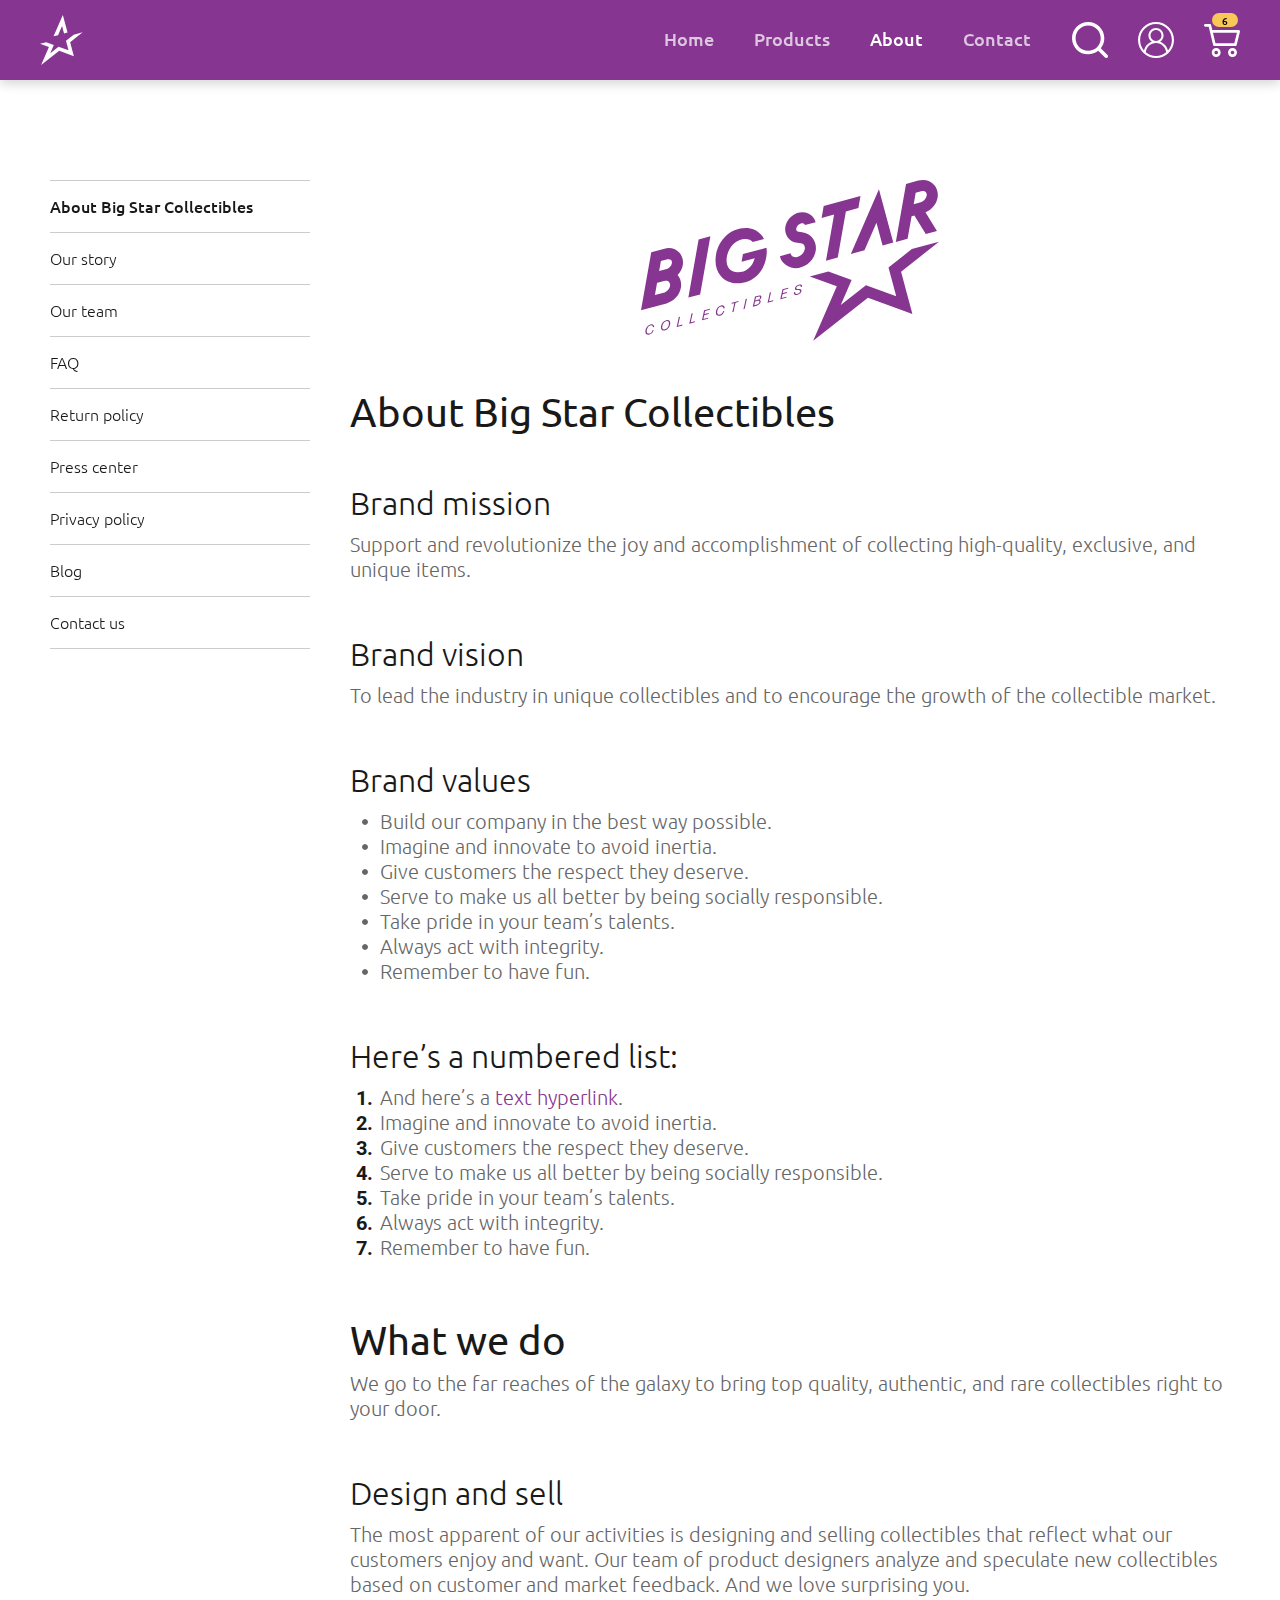
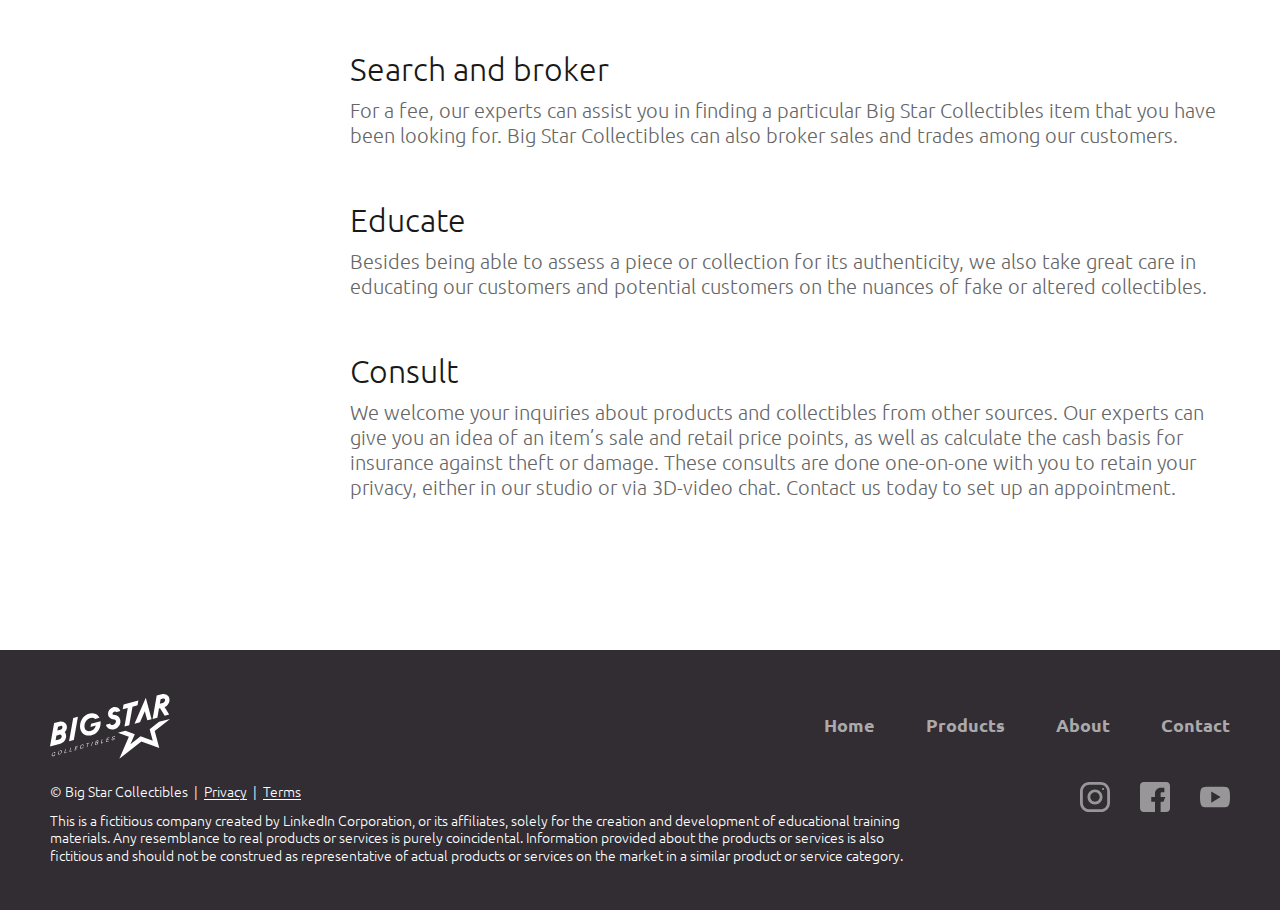
<file: Static-About.html>
<!DOCTYPE html>
<html lang="en">
  <head>
    <meta charset="utf-8">
    <meta name="viewport" content="width=device-width, initial-scale=1, shrink-to-fit=no">
    <meta name="description" content="">
    <title>About Big Star Collectibles | Big Star Collectibles</title>

    <!-- stylesheets -->
    <link rel="preconnect" href="https://fonts.googleapis.com">
    <link rel="preconnect" href="https://fonts.gstatic.com" crossorigin>
    <link rel="stylesheet" href="https://fonts.googleapis.com/css2?family=Ubuntu:ital,wght@0,300;0,400;0,500;0,700;1,500;1,700&family=Roboto:wght@700&display=swap">
    <link rel="stylesheet" href="css/plugins.css">
    <link rel="stylesheet" href="css/common.css?ver=2209301853">
    <link rel="stylesheet" href="css/about.css?ver=2209161253">
  </head>
  <body>

    <div id="skip">
      <a href="#main">Skip to main content</a>
    </div>

    <header id="banner">
      <a href="index.html"><img src="images/logomark-big-star-white.svg" width="43" height="50" alt="Big Star Collectibles"></a>
      <nav aria-label="Site">
        <ul>
          <li><a href="index.html">Home</a></li>
          <li>
            <a href="Product-List.html">Products</a>
            <div class="wrapper">
              <figure>
                <figcaption>Characters</figcaption>
                <ul>
                  <li><a href="Characters-by-Collection.html">All characters <span class="arrow" aria-hidden="true">&rarr;</span></a></li>
                  <li><a href="Characters-by-Collection.html">Binaryville</a></li>
                  <li><a href="Characters-by-Collection.html">Lil’ Monsters</a></li>
                  <li><a href="Characters-by-Collection.html">Stargazers</a></li>
                  <li><a href="Characters-by-Collection.html">Tech Heroes</a></li>
                </ul>
              </figure>
              <figure>
                <figcaption>Products</figcaption>
                <ul>
                  <li><a href="Product-List.html">All products <span class="arrow" aria-hidden="true">&rarr;</span></a></li>
                  <li><a href="Product-List.html">Aprons</a></li>
                  <li><a href="Product-List.html">Framed Art</a></li>
                  <li><a href="Product-List.html">Hats</a></li>
                  <li><a href="Product-List.html">Mugs</a></li>
                  <li><a href="Product-List.html">Notebooks</a></li>
                  <li><a href="Product-List.html">Pillows</a></li>
                  <li><a href="Product-List.html">Tote Bags</a></li>
                  <li><a href="Product-List.html">Trading Cards</a></li>
                  <li><a href="Product-List.html">Tshirts</a></li>
                </ul>
              </figure>
              <figure>
                <figcaption>Gifts by price</figcaption>
                <ul>
                  <li><a href="#">Under $20</a></li>
                  <li><a href="#">$20 – $30</a></li>
                  <li><a href="#">$30 – $40</a></li>
                  <li><a href="#">$40 – $50</a></li>
                  <li><a href="#">Over $50</a></li>
                </ul>
              </figure>
            </div><!-- / .wrapper -->
          </li>
          <li>
            <a href="Static-About.html" aria-current="true">About</a>
            <div class="wrapper">
              <figure>
                <figcaption>About Big Star Collectibles</figcaption>
                <ul>
                  <li><a href="Static-About.html" aria-current="page">About us</a></li>
                  <li><a href="#">Our story</a></li>
                  <li><a href="#">Our team</a></li>
                  <li><a href="#">FAQ</a></li>
                  <li><a href="#">Return policy</a></li>
                  <li><a href="#">Press center</a></li>
                  <li><a href="#">Privacy policy</a></li>
                  <li><a href="#">Blog</a></li>
                  <li><a href="Contact-Us.html">Contact us</a></li>
                  <li>
                    <figure>
                      <figcaption>Follow us</figcaption>
                      <ul>
                        <li>
                          <a href="#" target="_blank">
                            <svg width="24" height="24" viewBox="0 0 24 24" role="img">
                              <title>Instagram</title>
                              <path aria-hidden="true" d="M16.5 0H7.5C3.35625 0 0 3.35625 0 7.5V16.5C0 20.6438 3.35625 24 7.5 24H16.5C20.6438 24 24 20.6438 24 16.5V7.5C24 3.35625 20.6438 0 16.5 0ZM21.75 16.5C21.75 19.3875 19.3875 21.75 16.5 21.75H7.5C4.6125 21.75 2.25 19.3875 2.25 16.5V7.5C2.25 4.6125 4.6125 2.25 7.5 2.25H16.5C19.3875 2.25 21.75 4.6125 21.75 7.5V16.5ZM12 6C8.68125 6 6 8.68125 6 12C6 15.3188 8.68125 18 12 18C15.3188 18 18 15.3188 18 12C18 8.68125 15.3188 6 12 6ZM12 15.75C9.9375 15.75 8.25 14.0625 8.25 12C8.25 9.9375 9.9375 8.25 12 8.25C14.0625 8.25 15.75 9.9375 15.75 12C15.75 14.0625 14.0625 15.75 12 15.75ZM19.2562 5.55C19.2562 6 18.9 6.35625 18.45 6.35625C18 6.35625 17.6437 6 17.6437 5.55C17.6437 5.1 18 4.74375 18.45 4.74375C18.9 4.74375 19.2562 5.1 19.2562 5.55Z" stroke-width="0" />
                            </svg>
                          </a>
                        </li>
                        <li>
                          <a href="#" target="_blank">
                            <svg width="24" height="24" viewBox="0 0 24 24" role="img">
                              <title>Facebook</title>
                              <path aria-hidden="true" d="M21 0H3C1.35 0 0 1.35 0 3V21C0 22.65 1.35 24 3 24H12V15.75H9V12H12V9C12 6.50625 14.0062 4.5 16.5 4.5H19.5V8.25H18C17.175 8.25 16.5 8.175 16.5 9V12H20.25L18.75 15.75H16.5V24H21C22.65 24 24 22.65 24 21V3C24 1.35 22.65 0 21 0Z" stroke-width="0" />
                            </svg>
                          </a>
                        </li>
                        <li>
                          <a href="#" target="_blank">
                            <svg width="24" height="24" viewBox="0 0 24 18" role="img">
                              <title>YouTube</title>
                              <path aria-hidden="true" d="M23.0048 2.36448C22.348 1.20111 21.6537 0.9947 20.2089 0.919644C18.7641 0.807059 15.1426 0.769531 12.009 0.769531C8.87541 0.769531 5.25394 0.807059 3.82787 0.90088C2.38304 0.9947 1.67 1.20111 1.01326 2.36448C0.337753 3.50909 0 5.51684 0 9.02573C0 12.5158 0.337753 14.5236 1.01326 15.6682C1.67 16.8316 2.38304 17.038 3.80911 17.1318C5.25394 17.2256 8.87541 17.2819 12.009 17.2819C15.1426 17.2819 18.7641 17.2256 20.1901 17.1506C21.635 17.0568 22.3293 16.8503 22.986 15.687C23.6615 14.5424 23.9993 12.5346 23.9993 9.04449C24.018 5.51684 23.6803 3.50909 23.0048 2.36448ZM9.00676 13.5291V4.52235L16.5124 9.02573L9.00676 13.5291Z" stroke-width="0" />
                            </svg>
                          </a>
                        </li>
                      </ul>
                    </figure>
                  </li>
                </ul>
              </figure>
            </div><!-- / .wrapper -->
          </li>
          <li><a href="Contact-Us.html">Contact</a></li>
        </ul>
        <button type="button"><img src="images/icon-menu.svg" width="30" height="24" alt="Site Navigation Panel"></button>
      </nav>
      <div id="search-widget">
        <button type="button" aria-expanded="false" aria-controls="search-popup"><img src="images/icon-search-white.svg" width="36" height="36" alt="Search Form"></button>
        <div id="search-popup" aria-hidden="true">
          <form method="post" role="search">
            <input type="search" aria-label="Enter product name" placeholder="Search&hellip;" tabindex="-1" required>
            <button type="submit" tabindex="-1">Search</button>
          </form>
          <button type="button" tabindex="-1"><img src="images/icon-xmark.svg" width="26" height="26" alt="Close"></button>
        </div>
      </div><!-- / #search-widget -->
      <a href="#"><img src="images/icon-user-v01-white.svg" width="36" height="36" alt="Account"></a>
      <button type="button">
        <img src="images/icon-shopping-cart-v01-white.svg" width="36" height="33" alt="Cart Panel">
        <span class="visually-hidden">(</span><span class="num">6</span> <span class="visually-hidden">items)</span>
      </button>
    </header>

    <main id="main">

      <div id="wrapper-about">

        <section id="about">
          <img src="images/logo-big-star-H-purple.svg" width="298" alt="Logo of Big Star Collectibles">
          <h1>About Big Star Collectibles</h1>
          <section>
            <h2>Brand mission</h2>
            <p>Support and revolutionize the joy and accomplishment of collecting high-quality, exclusive, and unique items.</p>
          </section>
          <section>
            <h2>Brand vision</h2>
            <p>To lead the industry in unique collectibles and to encourage the growth of the collectible market.</p>
          </section>
          <section>
            <h2>Brand values</h2>
            <ul>
              <li>Build our company in the best way possible.</li>
              <li>Imagine and innovate to avoid inertia.</li>
              <li>Give customers the respect they deserve.</li>
              <li>Serve to make us all better by being socially responsible.</li>
              <li>Take pride in your team’s talents.</li>
              <li>Always act with integrity.</li>
              <li>Remember to have fun.</li>
            </ul>
          </section>
          <section>
            <h2>Here’s a numbered list:</h2>
            <ol>
              <li>And here’s a <a href="#">text hyperlink</a>.</li>
              <li>Imagine and innovate to avoid inertia.</li>
              <li>Give customers the respect they deserve.</li>
              <li>Serve to make us all better by being socially responsible.</li>
              <li>Take pride in your team’s talents.</li>
              <li>Always act with integrity.</li>
              <li>Remember to have fun.</li>
            </ol>
          </section>
          <h1>What we do</h1>
          <p>We go to the far reaches of the galaxy to bring top quality, authentic, and rare collectibles right to your door.</p>
          <section>
            <h2>Design and sell</h2>
            <p>The most apparent of our activities is designing and selling collectibles that reflect what our customers enjoy and want. Our team of product designers analyze and speculate new collectibles based on customer and market feedback. And we love surprising you.</p>
          </section>
          <section>
            <h2>Search and broker</h2>
            <p>For a fee, our experts can assist you in finding a particular Big Star Collectibles item that you have been looking for. Big Star Collectibles can also broker sales and trades among our customers.</p>
          </section>
          <section>
            <h2>Educate</h2>
            <p>Besides being able to assess a piece or collection for its authenticity, we also take great care in educating our customers and potential customers on the nuances of fake or altered collectibles.</p>
          </section>
          <section>
            <h2>Consult</h2>
            <p>We welcome your inquiries about products and collectibles from other sources. Our experts can give you an idea of an item’s sale and retail price points, as well as calculate the cash basis for insurance against theft or damage. These consults are done one-on-one with you to retain your privacy, either in our studio or via 3D-video chat. Contact us today to set up an appointment.</p>
          </section>
        </section><!-- / #about -->

        <nav aria-label="Category">
          <ul>
            <li><a href="Static-About.html" aria-current="page">About Big Star Collectibles</a></li>
            <li><a href="#">Our story</a></li>
            <li><a href="#">Our team</a></li>
            <li><a href="#">FAQ</a></li>
            <li><a href="#">Return policy</a></li>
            <li><a href="#">Press center</a></li>
            <li><a href="#">Privacy policy</a></li>
            <li><a href="#">Blog</a></li>
            <li><a href="Contact-Us.html">Contact us</a></li>
          </ul>
        </nav>

      </div><!-- / #wrapper-about -->

    </main>

    <footer id="continfo">
      <nav aria-label="Supplementary">
        <ul>
          <li><a href="index.html">Home</a></li>
          <li><a href="Product-List.html">Products</a></li>
          <li><a href="Static-About.html">About</a></li>
          <li><a href="Contact-Us.html">Contact</a></li>
        </ul>
      </nav>
      <figure>
        <figcaption>Follow us</figcaption>
        <ul>
          <li><a href="#" target="_blank"><img src="images/icon-instagram-white.svg" width="30" height="30" alt="Instagram"></a></li>
          <li><a href="#" target="_blank"><img src="images/icon-facebook-white.svg" width="30" height="30" alt="Facebook"></a></li>
          <li><a href="#" target="_blank"><img src="images/icon-youtube-white.svg" width="30" height="30" alt="YouTube"></a></li>
        </ul>
      </figure>
      <img src="images/logo-big-star-H.svg" width="120" height="65" alt="Logo of Big Star Collectibles">
      <p><small>&copy; Big Star Collectibles &nbsp;|&nbsp; <a href="#">Privacy</a> &nbsp;|&nbsp; <a href="#">Terms</a></small></p>
      <p><small>This is a fictitious company created by LinkedIn Corporation, or its affiliates, solely for the creation and development of educational training materials. Any resemblance to real products or services is purely coincidental. Information provided about the products or services is also fictitious and should not be construed as representative of actual products or services on the market in a similar product or service category.</small></p>
    </footer>

    <div id="nav-panel" role="dialog" aria-modal="true" aria-label="Site Navigation Panel">
      <button type="button"><img src="images/icon-xmark.svg" width="26" height="26" alt="Close"></button>
      <div id="search-widget-mobile">
        <button type="button" aria-expanded="false" aria-controls="search-popup-mobile" aria-label="Search Form">
          <img src="images/icon-search-dark.svg" width="22" height="22" alt="">
          Search
        </button>
        <div id="search-popup-mobile" aria-hidden="true">
          <form method="post" role="search">
            <input type="search" aria-label="Enter product name" placeholder="Search&hellip;" tabindex="-1" required>
            <button type="submit" tabindex="-1"><img src="images/icon-arrow-right-grape.svg" width="17" height="14" alt="Search"></button>
          </form>
        </div>
      </div><!-- / #search-widget-mobile -->
      <a href="#">
        <img src="images/icon-user-v01-dark.svg" width="22" height="22" alt="">
        Account
      </a>
      <a href="Cart.html">
        <img src="images/icon-shopping-cart-v01-dark.svg" width="22" height="21" alt="">
        Cart <small>(6 items)</small>
      </a>
    </div><!-- / #nav-panel -->

    <div id="cart-panel" role="dialog" aria-modal="true" aria-labelledby="label-cart-panel">
      <button type="button"><img src="images/icon-xmark.svg" width="16" height="16" alt="Close"></button>
      <h1 id="label-cart-panel">My Shopping Cart <small>(6 items)</small></h1>
      <table>
        <thead>
          <tr>
            <th>Image</th>
            <th>Name</th>
            <th>Details</th>
            <th>Quantity</th>
            <th>Unit Price</th>
            <th>Total</th>
            <th>Action</th>
          </tr>
        </thead>
        <tbody>
          <tr>
            <td class="image"><a href="Product-Detail.html" role="presentation" tabindex="-1"><img src="images/products/binaryville-mug-dolores-white.svg" alt="A white Delores mug" style="padding: 0 10%;"></a></td>
            <td class="name"><a href="Product-Detail.html">Delores Mug</a></td>
            <td class="dets">Color: White</td>
            <td class="qty">4</td>
            <td class="unit">$16.00</td>
            <td class="total">$64.00</td>
            <td class="action"><button type="button"><img src="images/icon-xmark.svg" width="12" height="12" alt="Remove"></button></td>
          </tr>
          <tr>
            <td class="image"><a href="Product-Detail.html" role="presentation" tabindex="-1"><img src="images/products/binaryville-hat-dolores-black.svg" alt="A black Delores hat" style="padding: 0 7.5%;"></a></td>
            <td class="name"><a href="Product-Detail.html">Delores Hat</a></td>
            <td class="dets">Color: Black</td>
            <td class="qty">1</td>
            <td class="unit">$30.00</td>
            <td class="total">$30.00</td>
            <td class="action"><button type="button"><img src="images/icon-xmark.svg" width="12" height="12" alt="Remove"></button></td>
          </tr>
          <tr>
            <td class="image"><a href="Product-Detail.html" role="presentation" tabindex="-1"><img src="images/products/stargazers-tote-charmaine.svg" alt="A white Charmaine tote bag" style="padding: 0 8.75%;"></a></td>
            <td class="name"><a href="Product-Detail.html">Charmaine Tote Bag</a></td>
            <td class="dets"></td>
            <td class="qty">1</td>
            <td class="unit">$18.50</td>
            <td class="total">$18.50</td>
            <td class="action"><button type="button"><img src="images/icon-xmark.svg" width="12" height="12" alt="Remove"></button></td>
          </tr>
        </tbody>
        <tfoot>
          <tr>
            <td colspan="7">Subtotal $112.50</td>
          </tr>
        </tfoot>
      </table>
      <footer>
        <a href="Cart.html" class="button lg bordered violet">See cart</a>
        <a href="#" class="button lg solid gold">Checkout now</a>
        <p>or <a role="button" tabindex="0">continue shopping</a></p>
      </footer>
    </div><!-- / #cart-panel -->

    <script src="js/plugins.js?ver=2209212222"></script>
    <script src="js/main.js?ver=2209301853"></script>

  </body>
</html>
</file>
<file: css/common.css>
/*-----------------------------------------------------

    Title :  Big Star Collectibles
    Usage :  common styles
    Edited:  2022-09-30

-------------------------------------------------------

    1. reset
    2. variables
    3. default
       3.1. typography
       3.2. utilities
       3.3. buttons
       3.4. modal dialog
       3.5. form elements
       3.6. breadcrumb
       3.7. product list
       3.8. rating
       3.9. radio menu widget
       3.10. character list
    4. containers
    5. skip link
    6. banner
       6.1. My Shopping Cart panel
    7. main content
       7.1. products
    8. content info
    9. responsive (1024px)
   10. responsive ( 991px)
   11. responsive ( 767px)

-------------------------------------------------------*/



/*  1. reset
-------------------------------------------------------*/

* {
  margin: 0;
  padding: 0;
  box-sizing: border-box;
  transition-property: visibility, opacity, color, text-decoration-color, background-color, border-color, box-shadow;
  transition-duration: var(--trans-dur);
}

svg {
  transition-property: fill, stroke;
}

html {
  font-size: 62.5%;
  line-height: 1.25;
}

h1, h2, h3, h4, h5, h6,
input, select, button, textarea,
small {
  font-size: 100%;
}

::marker {
  color: transparent;
  font-size: 0;
}

img, svg, video, iframe {
  max-width: 100%;
}

img, fieldset, iframe {
  border-width: 0;
}

table {
  border-collapse: collapse;
  border-spacing: 0;
}

input, select, textarea, button {
  color: inherit;
  font-weight: inherit;
  line-height: inherit;
  font-family: inherit;
  text-transform: inherit;
  background-color: transparent;
  border-width: 0;
  border-radius: 0;
}

::-webkit-search-cancel-button,
::-webkit-outer-spin-button,
::-webkit-inner-spin-button {
  -webkit-appearance: none;
}

input[type="number"] {
  -moz-appearance: textfield;
}

select {
  -webkit-appearance: none;
     -moz-appearance: none;
          appearance: none;
  cursor: pointer;
}

@-moz-document url-prefix() {
select {
  text-indent: -2px;
}
}

textarea {
  -webkit-appearance: none;
  overflow: auto;
  resize: vertical;
  border-radius: 0;
}

button {
  cursor: pointer;
  overflow: visible;
}



/*  2. variables
-------------------------------------------------------*/

html {
  --dist-min-cont-edge: 20px;
  --width-content: 1180px;
  --width-gutter: 20px;
  --padding-inline-center-content: max(var(--dist-min-cont-edge), (100% - var(--width-content)) / 2);
  --width-center-section: min(var(--width-content), 100% - var(--dist-min-cont-edge) * 2);
  --color-body: #666;
  --color-gold: #f9c658;
  --color-grape: #733682;
  --color-purpleviolet: #863690;
  --color-violet: #2E1760;
  --color-dark: #191919;
  --color-gray: #666;
  --color-silver: #999;
  --color-whitesmoke: #f5f5f5;
  --color-heading: var(--color-dark);
  --color-link-static: var(--color-purpleviolet);
  --color-link-hover: var(--color-purpleviolet);
  --color-danger: #c00;
  --color-border: #ccc;
  --color-inactive: #767676;
  --text-deco-line: underline;
  --text-deco-color-static: transparent;
  --text-deco-color-hover: currentColor;
  --color-link-background-hover: #EAE1EC;
  --color-placeholder: #666;
  --font-body: Ubuntu, sans-serif;
  --trans-dur: 250ms;
}



/*  3. default
-------------------------------------------------------*/

.no-outline {
  outline-style: none;
}

[aria-hidden="true"].arrow {
  font-weight: 400;
  font-family: Tahoma;
}

.button > [aria-hidden="true"].arrow::before {
  content: "\00a0";
}



/*  3.1. typography
-------------------------------------------------------*/


body {
  color: var(--color-body);
  font-weight: 300;
  font-family: var(--font-body);
}

h1, h2, h3, h4, h5, h6, dt {
  color: var(--color-heading);
}

a {
  cursor: pointer;
  color: var(--color-link-static);
  text-decoration-thickness: 1px;
  text-decoration-line: var(--text-deco-line);
  text-decoration-color: var(--text-deco-color-static);
  text-underline-offset: 0.138em;
}

a:is(:hover, :focus) {
  color: var(--color-link-hover);
  text-decoration-color: var(--text-deco-color-hover);
  background-color: var(--color-link-background-hover);
}

::placeholder {
  opacity: 1;
  color: var(--color-placeholder);
}



/*  3.2. utilities
-------------------------------------------------------*/

.visually-hidden {
  position: absolute;
  top: -5000px;
  left: -5000px;
  width: 1px;
  height: 1px;
  overflow: hidden;
}



/*  3.3. buttons
-------------------------------------------------------*/

.button {
  flex-shrink: 0;
  display: inline-flex;
  justify-content: center;
  align-items: center;
  padding: 0 1.6rem;
  height: 46px;
  font-weight: 400;
  font-size: 2rem;
  text-decoration-line: none;
  border-radius: 4px;
  text-align: center;
}

.button.lg {
  font-weight: 700;
  font-size: 2.2rem;
  height: 60px;
}


/*  solid  */

:where(.button).solid {
  background-color: var(--color-background-static);
}

.button:is(:hover, :focus, .active).solid {
  background-color: var(--color-background-hover);
}


/*  solid - gold  */

.button.solid.gold {
  --color-background-static: var(--color-gold);
  --color-background-hover: #E5B244;
  color: var(--color-dark);
}


/*  solid - white  */

.button.solid.white {
  --color-background-static: #fff;
  --color-background-hover: #EBEBEB;
  color: var(--color-dark);
}


/*  bordered  */

:where(.button).bordered {
  background-color: transparent;
}

.button:is(:hover, :focus, .active).bordered {
  background-color: var(--color-background-hover);
}


/*  bordered - grape  */

:where(.button.bordered).grape {
  --color-background-hover: var(--color-whitesmoke);
  color: var(--color-grape);
  border: 1px solid var(--color-grape);
}


/*  bordered - violet  */

:where(.button.bordered).violet {
  --color-background-hover: var(--color-whitesmoke);
  color: var(--color-purpleviolet);
  border: 1px solid var(--color-purpleviolet);
}



/*  3.4. modal dialog
-------------------------------------------------------*/

.dialog-backdrop {
  position: fixed;
  top: 0;
  left: 0;
  z-index: 99;
  display: flex;
  justify-content: center;
  align-items: center;
  padding: var(--dist-min-cont-edge);
  opacity: 0;
  width: 100%;
  height: 100%;
  overflow: auto;
  pointer-events: none;
  background-color: rgba(0, 0, 0, 0.4);
}

.dialog-backdrop.active {
  opacity: 1;
  pointer-events: auto;
}

:not(.dialog-backdrop) > [role="dialog"] {
  display: none !important;
}

.dialog-backdrop > div {
  margin: auto;
}



/*  3.5. form elements
-------------------------------------------------------*/

legend {
  margin-bottom: 1.2rem;
  font-size: 1.6rem;
}

.invalid-inside > legend {
  position: absolute;
  left: -5000px;
}

.invalid-inside {
  display: flex;
  flex-direction: column;
  align-items: flex-start;
}

[type="radio"] {
  position: absolute;
  -webkit-appearance: none;
          appearance: none;
  margin-top: 0.2rem;
  pointer-events: none;
  width: 22px;
  height: 22px;
  border-radius: 50%;
}

[type="checkbox"] {
  position: absolute;
  -webkit-appearance: none;
          appearance: none;
  margin-top: 0.2rem;
  pointer-events: none;
  width: 22px;
  height: 22px;
  border-radius: 3.5px;
}

form label,
.error-message {
  cursor: default;
  font-size: 1.6rem;
}

form :is([type="radio"], [type="checkbox"]) + label {
  position: relative;
  display: inline-flex;
  column-gap: 16px;
  cursor: pointer;
  font-size: 2rem;
  line-height: 1.25;
}

.invalid-inside > label {
  position: absolute;
  left: -5000px;
}

form [type="radio"] + label::before {
  content: "";
  position: relative;
  top: 0.2rem;
  flex-shrink: 0;
  padding: 2px;
  box-sizing: border-box;
  width: 22px;
  height: 22px;
  background-clip: content-box;
  border: 1px solid var(--color-border);
  border-radius: 50%;
  transition-property: background-color, border-color;
  transition-duration: var(--trans-dur);
}

form [type="radio"]:checked + label::before {
  background-color: var(--color-purpleviolet);
}

form [type="radio"]:not(:checked) + label:hover::before {
  border-color: var(--color-gray);
}

form [type="checkbox"] + label > svg {
  position: relative;
  top: 0.2rem;
  flex-shrink: 0;
  border-radius: 3.5px;
}

form [type="checkbox"] + label > svg > rect {
  stroke: var(--color-border);
  fill: transparent;
  transition-property: stroke, fill;
}

form [type="checkbox"]:checked + label > svg > rect {
  stroke: var(--color-purpleviolet);
  fill: var(--color-purpleviolet);
}

form [type="checkbox"]:not(:checked) + label:hover > svg > rect {
  stroke: var(--color-gray);
}

form [type="checkbox"] + label > svg > path {
  stroke-width: 0;
  fill: #fff;
}

:is(label, legend) > [aria-hidden="true"] {
  color: var(--color-danger);
}

.invalid-inside > .error-message {
  order: -1;
  margin-top: 0 !important;
  color: var(--color-danger);
}

.invalid-inside > .error-message + .error-message {
  position: absolute;
  left: -5000px;
}

fieldset.invalid-inside > .error-message {
  margin-bottom: 1.2rem;
}

.single-line {
  position: relative;
  display: flex;
  margin-top: 1.2rem;
  width: 100%;
}

.single-line > input {
  display: block;
  padding: 0 20px;
  width: 100%;
  height: 60px;
  color: var(--color-dark);
  font-size: 2rem;
  border: 1px solid var(--color-border);
  border-radius: 6px;
}

.single-line > select {
  display: block;
  padding: 0 20px;
  width: 100%;
  height: 60px;
  color: var(--color-dark);
  font-size: 2rem;
  border: 1px solid var(--color-border);
  border-radius: 6px;
}

.single-line > select.placeholder-shown {
  color: inherit;
}

.single-line > select + svg {
  position: absolute;
  top: calc(50% - 6px);
  right: 20px;
  pointer-events: none;
  fill: var(--color-body);
}

.single-line > select:is(:hover, :focus) + svg {
  fill: var(--color-purpleviolet);
}

textarea {
  display: block;
  margin-top: 1.2rem;
  padding: 16px 20px;
  width: 100%;
  min-height: 220px;
  color: var(--color-dark);
  font-size: 2rem;
  border: 1px solid var(--color-border);
  border-radius: 6px;
}

.invalid-inside [aria-invalid="true"] {
  padding-right: 19px;
  padding-left: 19px;
  background-color: #FFE9F1;
  border-width: 2px;
  border-color: var(--color-danger);
}

.qty-widget {
  display: inline-flex;
  align-items: center;
}

.qty-widget > svg {
  -webkit-user-select: none;
      -ms-user-select: none;
          user-select: none;
  position: relative;
  top: 0.1rem;
  cursor: pointer;
  fill: #ccc;
  stroke: #ccc;
}

.qty-widget > svg:hover {
  fill: var(--color-purpleviolet);
  stroke: var(--color-purpleviolet);
}

.qty-widget > input {
  width: 50px;
  height: 28px;
  color: var(--color-dark);
  font-size: 2.2rem;
  text-align: center;
}



/*  3.6. breadcrumb
-------------------------------------------------------*/

main > nav[aria-label="Breadcrumb"] {
  margin: 0 auto;
  padding-top: 80px;
  width: var(--width-center-section);
}

[aria-label="Breadcrumb"] > ol {
  --color-link-static: var(--color-body);
  display: flex;
  cursor: default;
  font-weight: 400;
  font-size: 1.4rem;
}

[aria-label="Breadcrumb"] li > span[aria-hidden]::after {
  content: "\00a0";
}



/*  3.7. product list
-------------------------------------------------------*/

.prod-list {
  --color-link-hover: var(--color-heading);
  --color-link-background-hover: transparent;
  --text-deco-line: none;
  display: grid;
  grid-template-columns: repeat(auto-fit, minmax(250px, 1fr));
  gap: 59px 20px;
}

.prod-list > div {
  display: flex;
  flex-direction: column;
  transform: scale(1);
}

.prod-list dt {
  --color-link-static: var(--color-heading);
  margin: 1.2rem 0 1.1rem;
  font-weight: 400;
  font-size: 2rem;
}

.prod-list dt + dd { /* thumbnail */
  order: -1;
  width: 100%;
}

.prod-list dt + dd > a {
  position: relative;
  display: block;
  padding-top: 100%;
  width: 100%;
  overflow: hidden;
  background-color: var(--color-whitesmoke);
  border-radius: 6px;
}

.prod-list dt + dd > a::before {
  content: "";
  position: fixed;
  top: 0;
  left: 0;
  z-index: 1;
  width: 100%;
  height: 100%;
}

.prod-list a > img {
  position: absolute;
  top: 0;
  left: 0;
  width: 100%;
  height: 100%;
}

.prod-list dt + dd > a::after {
  content: "";
  position: absolute;
  top: 0;
  left: 0;
  box-sizing: border-box;
  opacity: 0;
  width: 100%;
  height: 100%;
  border: 1px solid var(--color-purpleviolet);
  border-radius: 6px;
  transition-property: opacity;
  transition-duration: var(--trans-dur);
}

.prod-list > div:is(:hover, :focus-within) dt + dd > a::after {
  opacity: 1;
}

.prod-list .offer {
  order: 5;
  margin-top: 1.3rem;
  color: var(--color-dark);
  font-weight: 300;
  font-size: 2.6rem;
}

.prod-list .desc {
  display: -webkit-box;
  -webkit-box-orient: vertical;
  -webkit-line-clamp: 3;
  margin: 1.2rem 0 auto;
  overflow: hidden;
  font-size: 1.6rem;
}



/*  3.8. rating
-------------------------------------------------------*/

.rating {
  display: flex;
  font-weight: 400;
  font-size: 1.3rem;
}

.rating > img {
  position: relative;
  top: 0.1rem;
  margin-right: 5px;
}

.rating > :nth-last-of-type(2) + img {
  margin-right: 10px;
}

.rating > img.nonscoring {
  opacity: 0.3;
}

.rating > a {
  margin-left: 1.4rem;
}



/*  3.9. radio menu widget
-------------------------------------------------------*/

.radio-menu-widget > [role="menu"]:not([tabindex="-1"]) {
  display: none;
}



/*  3.10. character list
-------------------------------------------------------*/

.char-list {
  display: grid;
  grid-template-columns: repeat(auto-fit, minmax(250px, 1fr));
  gap: 20px;
}

.char-list > div {
  position: relative;
  display: flex;
  flex-direction: column;
  align-items: center;
  padding: 20px;
  line-height: 1.149;
  text-align: center;
  border-radius: 6px;
}

.char-list > div:is(:hover, :focus-within) {
  background-color: #EBEBEB;
}

.char-list dt {
  margin-top: 2.1rem;
  font-weight: 700;
  font-size: 2rem;
}

.char-list .title {
  margin: 0 -21px;
  font-weight: 400;
  font-size: 2rem;
}

.char-list .avatar {
  order: -1;
  display: flex;
  justify-content: center;
}

.char-list .desc {
  display: none;
}

.char-list dd > a {
  --color-link-background-hover: transparent;
  position: absolute;
  top: 0;
  left: 0;
  width: 100%;
  height: 100%;
  overflow: hidden;
  text-indent: -5000px;
}

.char-list .modal-opener {
  --color-background-hover: #fff;
  position: absolute;
  top: 175px;
  margin-left: -71px;
  width: 142px;
  opacity: 0;
  background-color: #fff;
}

.char-list > div:is(:hover, :focus-within) .modal-opener {
  opacity: 1;
}

#quick-view {
  position: relative;
  display: flex;
  padding: 60px;
  width: min(980px, 100%);
  min-height: 500px;
  background-color: #fff;
  border-radius: 6px;
  filter: drop-shadow(0 10px 40px rgba(0, 0, 0, 0.4));
}

#quick-view > button { /* Close */
  position: absolute;
  top: 20px;
  right: 20px;
  display: flex;
  opacity: 0.9;
}

#quick-view > :nth-of-type(1).wrapper {
  width: 440px;
}

#quick-view h1 {
  font-weight: 400;
  font-size: 6rem;
}

#quick-view header > p {
  margin-top: 0.2rem;
  font-size: 2rem;
}

#quick-view .wrapper > p {
  margin-top: 1.1rem;
  font-size: 1.6rem;
}

#quick-view .button {
  margin-top: 4rem;
  min-width: 290px;
}

#quick-view > :nth-of-type(2).wrapper {
  display: flex;
  justify-content: center;
  align-items: center;
  padding: 0 20px 0 60px;
  width: calc(100% - 440px);
  height: 380px;
}

#quick-view > :nth-of-type(2).wrapper > img {
  max-width: 100%;
  max-height: 100%;
}



/*  4. containers
-------------------------------------------------------*/

html,
body {
  -webkit-text-size-adjust: none;
     -moz-text-size-adjust: none;
          text-size-adjust: none;
}



/*  5. skip link
-------------------------------------------------------*/

#skip {
  --text-deco-line: none;
  position: fixed;
  top: 50%;
  left: 0;
  z-index: 3000;
  width: 100%;
  height: 0;
  pointer-events: none;
  font-size: 0;
  text-align: center;
}

#skip > a {
  display: inline-block;
  opacity: 0;
  margin-top: -1em;
  padding: 8px 14px;
  color: var(--color-dark);
  font-weight: 400;
  font-size: 2rem;
  background-color: #fff;
  border: 1px solid var(--color-border);
  box-shadow: 0 0 5px rgba(0, 0, 0, 0.5);
}

#skip > a:is(:focus, :active) {
  opacity: 1;
  pointer-events: auto;
}



/*  6. banner
-------------------------------------------------------*/

#banner {
  --text-deco-line: none;
  --color-link-background-hover: transparent;
  position: relative;
  z-index: 10;
  display: flex;
  align-items: center;
  column-gap: 10px;
  padding: 0 30px 0 40px;
  min-height: 80px;
  background-color: var(--color-purpleviolet);
  box-shadow: 0 4px 10px rgba(0, 0, 0, 0.16);
}

#banner > a {
  position: relative;
  display: flex;
}

#banner nav {
  align-self: stretch;
  display: flex;
  margin: 0 1px 0 auto;
}

#banner nav::before {
  content: "";
  position: absolute;
  top: 100%;
  left: 0;
  opacity: var(--opacity-wrapper-bg, 0);
  width: 100%;
  height: var(--height-wrapper-bg);
  pointer-events: none;
  background-color: rgba(255, 255, 255, 0.96);
  box-shadow: 0 4px 10px rgba(0, 0, 0, 0.16);
  transition-property: opacity, height;
  transition-duration: var(--trans-dur);
}

#banner nav > ul {
  display: flex;
}

#banner nav > ul > li {
  display: flex;
}

#banner nav > ul > li > a {
  --pos-left-bottom-bar: 1rem;
  --width-bottom-bar: calc(100% - 2rem);
  --color-link-static: rgba(255, 255, 255, 0.72);
  --color-link-hover: #fff;
  position: relative;
  display: flex;
  align-items: center;
  padding: 0 2rem 0.1rem;
  font-weight: 500;
  font-size: 1.8rem;
}

#banner nav > ul > li:is(:hover, :focus-within, .active) > a:not(:only-child) {
  color: var(--color-link-hover);
}

#banner nav > ul > li > a[aria-current] {
  color: var(--color-link-hover);
}

#banner nav > ul > li > a:not(:only-child)::before,
#banner nav ~ a::before,
:is(#banner, #search-widget) > button::before {
  content: "";
  position: absolute;
  bottom: 0;
  left: var(--pos-left-bottom-bar, 0);
  opacity: 0;
  width: var(--width-bottom-bar, 100%);
  border-top: 5px solid #fff;
  transition-property: opacity;
  transition-duration: var(--trans-dur);
}

#banner nav ~ a:is(:hover, :focus)::before,
:is(#banner, #search-widget) > button:is(:hover, :focus)::before {
  opacity: 1;
}

#banner nav > ul > li.active > a:not(:only-child)::before {
  opacity: 1;
}

#banner nav li > .wrapper {
  position: absolute;
  top: 100%;
  left: 0;
  display: flex;
  justify-content: flex-end;
  column-gap: var(--width-gutter);
  opacity: 0;
  padding: 30px var(--padding-inline-center-content) 34px;
  width: 100%;
  pointer-events: none;
}

#banner nav li.active > .wrapper {
  z-index: 1;
  opacity: 1;
}

#banner nav .wrapper > figure {
  width: calc((100% - 2 * var(--width-gutter)) / 3);
}

#banner nav .wrapper > figure > figcaption {
  padding: 0 10px 1.5rem;
  color: var(--color-heading);
  font-weight: 400;
  font-size: 2rem;
  border-bottom: 1px solid var(--color-border);
}

#banner nav .wrapper > figure > ul {
  --color-link-static: var(--color-body);
  --color-link-hover: var(--color-purpleviolet);
  display: grid;
  grid-auto-flow: column;
  grid-template-rows: repeat(5, 1fr);
  grid-template-columns: repeat(2, calc((100% - 12px) / 2));
  column-gap: 12px;
  margin-top: 1rem;
}

#banner nav .wrapper > figure > ul > li > a {
  display: block;
  padding: 0.6rem 1rem 1rem;
  font-size: 2rem;
  border-radius: 4px;
}

#banner nav .wrapper > figure > ul > li > a:is(:hover, :focus) {
  background-color: var(--color-whitesmoke);
}

#banner nav li > figure > figcaption {
  position: absolute;
  left: -5000px;
}

#banner nav li > figure > ul {
  display: flex;
  column-gap: 20px;
  padding: 5px 0 0 10px;
}

#banner nav li > figure li > a { /* social links */
  display: flex;
  fill: #666;
}

#banner nav li > figure a:is(:hover, :focus) > svg {
  fill: #191919;
}

#banner nav > button { /* mobile nav panel opener */
  display: none;
}

#banner nav ~ a,
#banner > button {
  position: relative;
  align-self: stretch;
  display: flex;
  align-items: center;
  padding: 0 1rem;
}

#search-widget {
  position: relative;
  align-self: stretch;
  display: flex;
  align-items: center;
}

#search-widget > button { /* search popup trigger */
  position: relative;
  align-self: stretch;
  display: flex;
  align-items: center;
  padding: 0 1rem;
}

#search-popup {
  position: absolute;
  right: -4px;
  display: flex;
  align-items: center;
  opacity: 0;
  pointer-events: none;
  height: 100%;
}

#search-popup.active {
  opacity: 1;
  pointer-events: auto;
}

#search-popup form > input {
  padding: 0 183px 0 19px;
  width: 552px;
  height: 54px;
  color: var(--color-dark);
  font-weight: 400;
  font-size: 2.2rem;
  background-color: #fff;
  border: 1px solid var(--color-border);
  border-radius: 6px;
}

#search-popup form > button {
  position: absolute;
  top: calc(50% - 19px);
  right: 64px;
  padding: 0 10px 1px;
  min-width: 104px;
  height: 38px;
  color: var(--color-grape);
  font-weight: 500;
  font-size: 2rem;
  border: 2px solid;
  border-radius: 36px;
}

#search-popup form > button:is(:hover, :focus) {
  background-color: var(--color-whitesmoke);
}

#search-popup > button { /* Close */
  position: absolute;
  top: calc(50% - 13px);
  right: 19px;
  display: flex;
  opacity: 0.9;
}

#banner button .num {
  position: absolute;
  left: 32%;
  margin-top: -40px;
  padding: 0.3rem 0.4rem 0.1rem;
  min-width: 26px;
  color: #000;
  font-weight: 500;
  font-size: 10px;
  line-height: 1;
  text-align: center;
  background-color: var(--color-gold);
  border-radius: 20px;
}

#nav-panel {
  display: none;
}



/*  6.1. My Shopping Cart panel
-------------------------------------------------------*/

#cart-panel {
  position: fixed;
  top: 0;
  right: 0;
  z-index: 100;
  display: flex;
  flex-direction: column;
  padding: 22px 20px 30px;
  width: 481px;
  height: 100%;
  overflow: auto;
  background-color: #fff;
  border-left: 1px solid var(--color-border);
  transform: translateX(100%);
  transition-property: transform;
}

.active > #cart-panel {
  transform: none;
}

#cart-panel > button { /* Close */
  position: absolute;
  top: 21px;
  right: 20px;
  display: flex;
  opacity: 0.9;
}

#cart-panel > h1 {
  flex-shrink: 0;
  padding-bottom: 1.3rem;
  font-weight: 400;
  font-size: 2.6rem;
  border-bottom: 1px solid var(--color-border);
}

#cart-panel h1 > small {
  margin-left: 0.2rem;
  color: var(--color-gray);
  font-size: 2rem;
}

#cart-panel table {
  flex-grow: 1;
  display: flex;
  flex-direction: column;
  margin-top: 31px;
  width: 100%;
}

#cart-panel thead {
  position: absolute;
  left: -5000px;
}

#cart-panel tbody > tr {
  display: grid;
  grid-template-columns: 80px 20px auto 1fr 20px 76px 10px 12px;
  grid-template-rows: auto auto 1fr;
  grid-template-areas:
    "Image . Name     Name       . Total . Action"
    "Image . Details  Details    . Total . Action"
    "Image . Quantity Unit-Price . Total . Action";
  margin-bottom: 30px;
}

#cart-panel tr .image {
  grid-area: Image;
}

#cart-panel tr .image > a {
  position: relative;
  display: block;
  padding-top: 100%;
  width: 100%;
  overflow: hidden;
  background-color: var(--color-whitesmoke);
  border-radius: 4px;
}

#cart-panel tr .image img {
  position: absolute;
  top: 0;
  left: 0;
  width: 100%;
  height: 100%;
}

#cart-panel tr .name {
  --color-link-static: var(--color-heading);
  --color-link-hover: var(--color-heading);
  --text-deco-line: none;
  --color-link-background-hover: transparent;
  grid-area: Name;
  font-weight: 400;
  font-size: 1.8rem;
}

#cart-panel tr .dets {
  grid-area: Details;
  margin-top: 0.1rem;
  font-size: 1.4rem;
}

#cart-panel tr .qty {
  grid-area: Quantity;
  font-size: 1.4rem;
}

#cart-panel tr .qty::before {
  content: "Quantity: ";
}

#cart-panel tr .unit {
  grid-area: Unit-Price;
  font-size: 1.4rem;
}

#cart-panel tr .unit::before {
  content: "\00a0@ ";
}

#cart-panel tr .total {
  grid-area: Total;
  color: var(--color-dark);
  font-weight: 400;
  font-size: 1.8rem;
  text-align: right;
}

#cart-panel tr .action {
  grid-area: Action;
  opacity: 0.6;
  padding-top: 6px;
}

#cart-panel tfoot {
  margin-top: auto;
  color: var(--color-dark);
  font-weight: 400;
  font-size: 1.8rem;
  text-align: right;
}

#cart-panel tfoot > tr {
  display: block;
}

#cart-panel tfoot > tr > td {
  display: block;
  margin: 0 -20px;
  padding: 19px 20px 0;
  border-top: 1px solid var(--color-border);
}

#cart-panel > footer {
  display: flex;
  flex-wrap: wrap;
  column-gap: 20px;
  margin-top: 37px;
}

#cart-panel footer > .button {
  width: calc((100% - 20px) / 2);
  font-size: 2rem;
}

#cart-panel footer > p {
  margin-top: 2.5rem;
  width: 100%;
  color: var(--color-dark);
  font-size: 2rem;
  text-align: center;
}



/*  7. main content
-------------------------------------------------------*/

/*  7.1. products
-------------------------------------------------------*/

#products {
  display: grid;
  grid-template-columns: 260px 40px 1fr auto;
  grid-template-areas:
    "Sidebar . Breadcrumb Sort-by"
    "Sidebar . Prod-list  Prod-list"
    "Sidebar . Pagination Pagination";
  margin: 0 auto;
  padding: 80px 0 104px;
  width: var(--width-center-section);
}

#character + #products {
  padding-top: 40px;
}

#products h1 {
  position: absolute;
  left: -5000px;
}

#products > header {
  display: contents;
}

#products header > nav { /* breadcrumb */
  grid-area: Breadcrumb;
}

:is(#products header > nav, #products header > h1 + p) + p { /* sentence of "[number] products" for mobile */
  display: none;
}

#products header > h1 + p { /* sentence of "You searched for [keyword]" */
  grid-area: Breadcrumb;
  margin: -0.9rem 0 -0.6rem;
  color: var(--color-heading);
  font-size: 2.6rem;
}

#products header p > mark {
  font-style: italic;
  font-weight: 500;
  background-color: transparent;
}

#wrapper-in-prod-header {
  grid-area: Sidebar;
}

#wrapper-in-prod-header > button { /* Close (mobile modal) */
  display: none;
}

#wrapper-in-prod-header > p {
  margin-bottom: 2.1rem;
  color: var(--color-heading);
  font-weight: 700;
  font-size: 1.4rem;
}

#wrapper-in-prod-header section > header {
  display: flex;
  justify-content: space-between;
  align-items: baseline;
  padding-bottom: 4rem;
  border-bottom: 1px solid var(--color-border);
}

#wrapper-in-prod-header section header > h2 {
  color: inherit;
  font-weight: 300;
  font-size: 2rem;
}

#wrapper-in-prod-header section header > a { /* Clear filters */
  --color-link-static: #641864;
  --color-link-hover: #641864;
  position: relative;
  top: -0.2rem;
  font-size: 1.4rem;
}

#wrapper-in-prod-header details {
  border-bottom: 1px solid var(--color-border);
}

#wrapper-in-prod-header summary {
  position: relative;
  display: flex;
  justify-content: space-between;
  align-items: center;
  padding: 1.5rem 30px 1.6rem 0;
  cursor: pointer;
  color: var(--color-heading);
  font-size: 1.6rem;
}

#wrapper-in-prod-header summary::before {
  content: "";
  position: absolute;
  top: calc(50% - 5px);
  right: 16px;
  height: 12px;
  border-right: 2px solid;
  transition-property: opacity;
  transition-duration: var(--trans-dur);
}

#wrapper-in-prod-header .open > summary::before {
  opacity: 0;
}

#wrapper-in-prod-header summary::after {
  content: "";
  position: absolute;
  top: 50%;
  right: 11px;
  width: 12px;
  border-top: 2px solid;
}

#wrapper-in-prod-header summary:is(:hover, :focus, [open] > summary) {
  color: var(--color-purpleviolet);
}

#wrapper-in-prod-header details .content {
  transition-property: height;
}

#wrapper-in-prod-header details ul {
  display: flex;
  flex-wrap: wrap;
  gap: 10px;
  padding-bottom: 27px;
  font-size: 1.3rem;
}

#wrapper-in-prod-header details li {
  position: relative;
}

#wrapper-in-prod-header details li > input {
  position: absolute;
  top: 0;
  left: 0;
  opacity: 0;
  width: 100%;
  height: 100%;
  pointer-events: none;
}

#wrapper-in-prod-header details li > label {
  display: block;
  padding: 6px 15px 7px;
  cursor: pointer;
  border: 1px solid var(--color-border);
  border-radius: 50px;
}

@media (hover: hover) and (pointer: fine) { /* for non-touch devices */
#wrapper-in-prod-header details label:hover {
  color: var(--color-purpleviolet);
  border-color: inherit;
}
}

#wrapper-in-prod-header details :is(:focus, :checked) + label {
  color: var(--color-purpleviolet);
  border-color: inherit;
}

#products header > .radio-menu-widget {
  position: relative;
  z-index: 5;
  grid-area: Sort-by;
  padding-left: 40px;
  text-align: right;
}

#label-sort-by {
  font-weight: 400;
  font-size: 1.4rem;
}

#btn-sort-by {
  display: inline-flex;
  align-items: center;
  color: var(--color-dark);
  font-weight: 700;
  font-size: 1.4rem;
  fill: var(--color-dark);
}

:is(:hover, :focus, [aria-expanded="true"])#btn-sort-by {
  color: var(--color-grape);
  fill: var(--color-purpleviolet);
}

#btn-sort-by > span { /* "Sort by" text for mobile */
  display: none;
}

#btn-sort-by > svg {
  margin-left: 0.8rem;
  transition-property: fill, transform;
}

#btn-sort-by[aria-expanded="true"] > svg {
  transform: rotate(180deg);
}

#menu-sort-by {
  position: absolute;
  top: calc(100% + 0.7rem);
  right: 0;
  opacity: 0;
  padding: 8px 0;
  min-width: 180px;
  color: var(--color-dark);
  font-size: 1.6rem;
  text-align: left;
  background-color: #fff;
  border: 1px solid #ECECEC;
  border-radius: 6px;
  box-shadow: 0 4px 4px rgba(0, 0, 0, 0.25);
}

[aria-expanded="true"] + #menu-sort-by {
  opacity: 1;
}

#menu-sort-by li {
  padding: 8px 9px;
  cursor: pointer;
}

#menu-sort-by li:is(:hover, :focus) {
  background-color: var(--color-whitesmoke);
}

#menu-sort-by li[aria-checked="true"] {
  color: var(--color-purpleviolet);
}

#products header .radio-menu-widget + button { /* "Filter by" modal trigger for mobile */
  display: none;
}

#products .prod-list {
  grid-area: Prod-list;
  margin-top: 21px;
  padding-top: 40px;
  border-top: 1px solid var(--color-border);
}

#products > nav { /* pagination */
  --color-link-static: var(--color-dark);
  --color-link-hover: var(--color-dark);
  --color-link-background-hover: var(--color-whitesmoke);
  --text-deco-line: none;
  grid-area: Pagination;
  margin: 38px 0 -25px;
  padding-top: 40px;
  border-top: 1px solid var(--color-border);
}

#products > nav > ul {
  display: flex;
  justify-content: center;
  cursor: default;
}

#products > nav li {
  display: flex;
  justify-content: center;
}

#products > nav li + li {
  margin-left: -1px;
}

#products > nav li > a,
#products > nav li > span {
  display: flex;
  justify-content: center;
  align-items: center;
  column-gap: 12px;
  padding: 0 10px;
  min-width: 44px;
  min-height: 44px;
  font-size: 2rem;
  border: 1px solid var(--color-border);
}

#products > nav li[aria-hidden="true"] > a {
  --color-link-static: var(--color-inactive);
  --color-link-hover: var(--color-inactive);
  --color-link-background-hover: transparent;
  cursor: default;
}

#products > nav li > a[aria-current="page"] {
  position: relative;
  font-weight: 700;
  border-color: currentColor;
}

#products > nav li > a:is(.prev, .next) {
  padding: 0 15px;
  font-size: 1.6rem;
}

#products > nav li:first-child > a {
  border-radius: 6px 0 0 6px;
}

#products > nav li:last-child > a {
  border-radius: 0 6px 6px 0;
}

#products > nav a > svg {
  margin-top: 1px;
  fill: var(--color-dark);
}

#products > nav [aria-hidden="true"] > a > svg {
  fill: var(--color-inactive);
}



/*  8. content info
-------------------------------------------------------*/

#continfo {
  --color-link-background-hover: transparent;
  position: relative;
  margin-top: 100px;
  padding: 44px var(--padding-inline-center-content) 46px;
  background-color: #312D32;
}

#continfo nav {
  --text-deco-line: none;
  position: absolute;
  top: 64px;
  right: var(--padding-inline-center-content);
}

#continfo nav > ul {
  --color-link-static: rgba(255, 255, 255, 0.6);
  --color-link-hover: #fff;
  display: flex;
  column-gap: 51px;
  font-weight: 700;
  font-size: 1.8rem;
}

#continfo > figure {
  position: absolute;
  top: 132px;
  right: var(--padding-inline-center-content);
}

#continfo figcaption {
  position: absolute;
  left: -5000px;
}

#continfo figure > ul {
  display: flex;
  column-gap: 30px;
}

#continfo figure li > a { /* social links */
  display: flex;
  opacity: 0.5;
}

#continfo figure li > a:is(:hover, :focus) {
  opacity: 1;
}

#continfo > img {
  display: block;
  margin-bottom: 24px;
}

#continfo > p {
  --color-link-static: #fff;
  --color-link-hover: #fff;
  --text-deco-color-static: currentColor;
  --text-deco-color-hover: transparent;
  margin-right: 300px;
  color: #fff;
  font-size: 1.4rem;
}

#continfo p + p {
  margin-top: 1.1rem;
}



/*  9. responsive (1024px)
-------------------------------------------------------*/

@media (max-width: 1024px) {

/*  6. banner  */

#banner nav .arrow {
  display: none;
}

}



/* 10. responsive ( 991px)
-------------------------------------------------------*/

@media (max-width:  991px) {

/*  3.6. breadcrumb  */

main > nav[aria-label="Breadcrumb"] {
  padding-top: 40px;
}


/*  3.10. character list  */

.char-list {
  grid-template-columns: repeat(auto-fit, minmax(160px, 1fr));
  row-gap: 14px;
  column-gap: 15px;
}

.char-list > div {
  padding: 15px;
}

.char-list dt {
  margin-top: 1.2rem;
  font-size: 1.4rem;
}

.char-list .title {
  margin-right: -15px;
  margin-left: -15px;
  font-size: 1.4rem;
}

.char-list .avatar > img {
  width: 130px;
  height: 130px;
}

.char-list .modal-opener {
  display: none;
}

#quick-view-backdrop {
  display: none;
}


/*  6. banner  */

#banner {
  padding-right: 20px;
  padding-left: 20px;
}

#banner::before { /* preload font to prevent FOUT (Flash of unstyled text) */
  content: "abc";
  position: absolute;
  top: -5000px;
  visibility: hidden;
  font-weight: 500;
}

#banner nav {
  align-self: center;
  margin-right: 0;
}

#banner nav::before {
  content: none;
}

#banner nav > ul {
  display: none;
}

#banner nav > button { /* mobile nav panel opener */
  display: flex;
}

#banner nav ~ a,
#banner > button {
  display: none;
}

#search-widget {
  display: none;
}

#nav-panel {
  --color-link-static: var(--color-heading);
  --color-link-hover: var(--color-heading);
  --text-deco-line: none;
  --color-link-background-hover: /*#e2e2e2*/ transparent;
  position: fixed;
  top: 0;
  right: 0;
  z-index: 100;
  display: block;
  padding: 64px 30px 33px;
  width: 300px;
  height: 100%;
  overflow: auto;
  background-color: var(--color-whitesmoke);
  transform: translateX(100%);
  transition-property: transform;
}

.active > #nav-panel {
  transform: none;
}

#nav-panel > button { /* Close */
  position: absolute;
  top: 27px;
  right: 20px;
  display: flex;
  opacity: 0.9;
}

#nav-panel > ul {
  margin-bottom: 29px;
  padding-bottom: 25px;
  border-bottom: 1px solid var(--color-border);
}

#nav-panel > ul > li {
  margin: 0 -30px;
  padding: 0 30px;
}

#nav-panel > ul > li.active {
  background-color: #fff;
}

#nav-panel > ul > li > a {
  display: flex;
  justify-content: space-between;
  align-items: center;
  padding: 10px 0;
  font-weight: 500;
  font-size: 1.8rem;
}

#nav-panel > ul > li > a[aria-expanded="true"] {
  color: var(--color-purpleviolet);
  fill: var(--color-purpleviolet);
}

#nav-panel a > .icon-chevron-right {
  position: relative;
  top: 0.1rem;
  transition-property: fill, transform;
  transition-duration: 350ms;
}

#nav-panel [aria-expanded="true"] > .icon-chevron-right {
  transform: rotate(90deg);
}

#nav-panel li > .wrapper {
  --color-link-static: var(--color-body);
  --color-link-hover: var(--color-body);
  font-size: 1.6rem;
  transition-property: height;
  transition-duration: 350ms;
}

#nav-panel .wrapper > figure:first-child {
  padding-top: 0.6rem;
}

#nav-panel .wrapper > figure + figure {
  padding-top: 1.8rem;
}

#nav-panel .wrapper > figure:last-child {
  padding-bottom: 2.9rem;
}

#nav-panel .wrapper > figure > figcaption {
  margin-bottom: 1.6rem;
  padding-bottom: 1rem;
  color: var(--color-heading);
  font-weight: 400;
  border-bottom: 1px solid var(--color-border);
}

#nav-panel .wrapper > figure > figcaption {
  margin-bottom: 0.9rem;
  padding-bottom: 1rem;
  color: var(--color-heading);
  font-weight: 400;
  border-bottom: 1px solid var(--color-border);
}

#nav-panel .wrapper > figure > ul > li > a {
  display: block;
  padding: 0.7rem 0;
}

#nav-panel .wrapper .arrow {
  position: relative;
  top: 0.15rem;
}

#nav-panel li > figure > figcaption {
  position: absolute;
  left: -5000px;
}

#nav-panel li > figure > ul {
  display: flex;
  column-gap: 20px;
  margin-top: 1.3rem;
}

#nav-panel li > figure a { /* social links */
  display: flex;
  fill: #666;
}

#nav-panel > a,
#search-widget-mobile > button {
  display: flex;
  align-items: center;
  padding: 0.7rem 0;
  width: 100%;
  color: var(--color-heading);
  font-weight: 500;
  font-size: 1.8rem;
}

#nav-panel > :is(a, #search-widget-mobile) + a {
  margin-top: 0.6rem;
}

:is(#nav-panel > a, #search-widget-mobile > button) > img {
  margin-right: 16px;
}

#nav-panel > a > small {
  font-weight: 300;
}

#nav-panel > a > small::before {
  content: "\00a0";
}

#search-widget-mobile {
  position: relative;
}

#search-popup-mobile {
  position: absolute;
  top: -3px;
  left: 0;
  display: flex;
  align-items: center;
  opacity: 0;
  pointer-events: none;
}

#search-popup-mobile.active {
  opacity: 1;
  pointer-events: auto;
}

#search-popup-mobile form > input {
  padding: 0 65px 0 17px;
  width: 100%;
  height: 44px;
  color: var(--color-dark);
  font-weight: 500;
  font-size: 1.8rem;
  background-color: #fff;
  border: 1px solid var(--color-border);
  border-radius: 6px;
}

#search-popup-mobile form > button {
  position: absolute;
  top: calc(50% - 16px);
  right: 10px;
  padding: 0 10px 1px;
  width: 48px;
  height: 32px;
  color: var(--color-grape);
  font-weight: 500;
  font-size: 2rem;
  border: 2px solid;
  border-radius: 36px;
}


/*  7.1. products  */

#products {
  display: flex;
  flex-wrap: wrap;
  justify-content: center;
  padding-top: 40px;
  padding-bottom: 46px;
}

#character + #products {
  padding-top: 30px;
}

#products header > nav { /* breadcrumb */
  width: 100%;
}

:is(#products header > nav, #products header > h1 + p) + p { /* sentence of "[number] Products" for mobile */
  display: block;
  margin: 0.8rem 0 21px;
  padding-bottom: 16px;
  width: 100%;
  color: var(--color-heading);
  font-weight: 700;
  font-size: 1.4rem;
  border-bottom: 1px solid var(--color-border);
}

#products header > h1 + p { /* sentence of "You searched for [keyword]" */
  margin-bottom: -0.1rem;
  width: 100%;
  font-size: 2.2rem;
}

header > #wrapper-in-prod-header {
  display: none;
}

#wrapper-in-prod-header {
  position: fixed;
  top: 0;
  right: 0;
  z-index: 100;
  padding: 74px 30px 30px;
  width: 320px;
  height: 100%;
  overflow: auto;
  background-color: #fff;
  transform: translateX(100%);
  transition-property: transform;
}

.active > #wrapper-in-prod-header {
  transform: none;
}

#wrapper-in-prod-header > button { /* Close (mobile modal) */
  position: absolute;
  top: 27px;
  right: 40px;
  display: flex;
}

#products header > .radio-menu-widget {
  display: flex;
  align-items: center;
  margin-right: 20px;
  padding-left: 0;
}

#products header > .radio-menu-widget::after {
  content: "";
  position: relative;
  top: -0.1rem;
  margin-left: 20px;
  height: 20px;
  border-right: 1px solid #ccc;
}

#label-sort-by {
  display: none;
}

#btn-sort-by {
  font-size: 0;
  fill: var(--color-purpleviolet);
}

#btn-sort-by > span { /* "Sort by" text for mobile */
  display: inline;
  color: var(--color-body);
  font-weight: 400;
  font-size: 1.4rem;
}

#menu-sort-by {
  top: calc(100% + 0.9rem);
  right: 21px;
}

#products header .radio-menu-widget + button { /* "Filter by" modal opener for mobile */
  align-self: center;
  display: flex;
  align-items: center;
  font-weight: 400;
  font-size: 1.4rem;
}

#products header .radio-menu-widget + button > svg {
  margin-left: 0.8rem;
  fill: var(--color-purpleviolet);
}

#products .prod-list {
  margin-top: 39px;
  padding-top: 0;
  border-top-width: 0;
}

#products > nav { /* pagination */
  width: 100%;
}


/*  8. content info  */

#continfo {
  display: flex;
  flex-direction: column;
  margin-top: 45px;
  padding-bottom: 54px;
}

#continfo nav {
  position: static;
  align-self: center;
  order: 10;
  width: min(336px, 100%);
}

#continfo nav > ul {
  justify-content: space-between;
  column-gap: 20px;
  margin-top: 3.1rem;
  font-size: 1.4rem;
}

#continfo > figure {
  position: static;
  align-self: center;
  order: 11;
  margin-top: 2.9rem;
}

#continfo > p {
  margin-right: 0;
  font-size: 1.2rem;
}

#continfo p + p {
  margin-top: 1rem;
}

}



/* 11. responsive ( 767px)
-------------------------------------------------------*/

@media (max-width:  767px) {

/*  3.7. product list  */

:where(:not(#also)) > .prod-list {
  grid-template-columns: repeat(auto-fit, minmax(160px, 1fr));
  gap: 38px 15px;
}

:where(:not(#also)) > .prod-list dt {
  margin-top: 0.7rem;
  margin-bottom: 0.7rem;
  font-size: 1.3rem;
}

:where(:not(#also)) > .prod-list dt + dd > a {
  border-radius: 4px;
}

:where(:not(#also)) > .prod-list dt + dd > a::after {
  border-radius: 4px;
}

:where(:not(#also)) > .prod-list .offer {
  margin-top: 0.7rem;
  font-size: 1.4rem;
}

:where(:not(#also)) > .prod-list .desc {
  margin-top: 0.7rem;
  font-size: 1.1rem;
  line-height: 1.25;
}


/*  3.8. rating  */

:where(:not(#also)) > .prod-list .rating {
  font-size: 0.7428rem;
}

:where(:not(#also)) > .prod-list .rating > img {
  top: 0;
  margin-right: 3px;
  width: 9px;
  height: 9px;
}

:where(:not(#also)) > .prod-list .rating > :nth-last-of-type(2) + img {
  margin-right: 6px;
}


/*  7.1 products  */

#products > nav { /* pagination */
  margin-right: calc(-1 * var(--dist-min-cont-edge));
  margin-left: calc(-1 * var(--dist-min-cont-edge));
  padding-right: var(--dist-min-cont-edge);
  padding-left: var(--dist-min-cont-edge);
  width: calc(100% + 2 * var(--dist-min-cont-edge));
}

#products > nav li:not(:first-child):not(:last-child) {
  display: none;
}

}
</file>
<file: css/home.css>
/*-----------------------------------------------------

    Title :  Big Star Collectibles
    Usage :  homepage
    Edited:  2022-09-30

-------------------------------------------------------

    1. hero
    2. collections
    3. responsive ( 991px)

-------------------------------------------------------*/



/*  1. hero
-------------------------------------------------------*/

#hero {
  position: relative;
  margin-bottom: 61px;
  height: 460px;
}

#hero .splide__arrow {
  position: absolute;
  top: 0;
  left: 0;
  z-index: 5;
  opacity: 0;
  width: 66px;
  height: 100%;
}

#hero:hover                 .splide__arrow,
#hero       :focus-within > .splide__arrow {
  opacity: 1;
}

#hero .splide__arrow--next {
  left: auto;
  right: 0;
  transform: scaleX(-1);
}

#hero .splide__arrow > img {
  display: block;
  padding: 0 24px 0 23px;
  width: 100%;
  height: 100%;
  background-color: rgba(0, 0, 0, 0.2);
}

#hero .splide__arrow:is(:hover, :focus) > img {
  background-color: rgba(0, 0, 0, 0.3);
}

#hero .splide__track {
  height: 100%;
}

#hero .splide__slide {
  padding: 0 var(--padding-inline-center-content);
  height: 100%;
}

#hero .splide__slide.opaque {
  opacity: 1 !important;
}

#hero .splide__slide > .wrapper {
  position: absolute;
  left: calc(var(--padding-inline-center-content) + (100% - 2 * var(--padding-inline-center-content)) * 0.034);
  z-index: 2;
  display: flex;
  flex-direction: column;
  align-items: center;
  width: 483px;
  text-align: center;
}

#hero .splide__slide h2 {
  color: inherit;
  font-style: italic;
  font-size: 6.6rem;
  line-height: 1.1489;
}

#hero .wrapper > p {
  font-weight: 400;
  font-size: 2.6rem;
  line-height: 1.1488;
}

#hero .splide__slide .wrapper > .button {
  min-width: 282px;
}

#hero .splide__pagination {
  position: absolute;
  bottom: 20px;
  left: 0;
  gap: 14px;
  width: 100%;
}

#hero .splide__pagination__page {
  display: block;
  width: 16px;
  height: 16px;
  background-color: rgba(102, 102, 102, 0.3);
  border-radius: 50%;
}

#hero :is(:hover, :focus, .is-active).splide__pagination__page {
  background-color: var(--color-grape);
}


/*  Big Star  */

#hero .big-star {
  background-color: var(--color-whitesmoke);
}

#hero .big-star > .wrapper {
  top: 77px;
  left: calc(var(--padding-inline-center-content) + (100% - 2 * var(--padding-inline-center-content)) * 0.1195);
  width: 298px;
}

#hero .big-star .wrapper > img {
  margin-bottom: 47px;
}

#hero .big-star > img {
  position: absolute;
  top: 72px;
  left: calc(var(--padding-inline-center-content) + (100% - 2 * var(--padding-inline-center-content)) * 0.549);
}


/*  Sale  */

#hero .sale {
  color: #000;
  background-color: var(--color-gold);
}

#hero .sale > .wrapper {
  top: 105px;
}

#hero .sale .wrapper > p {
  margin-top: 1.2rem;
}

#hero .sale .wrapper > .button {
  margin-top: 62px;
}

#hero .sale > img {
  position: absolute;
  top: 47px;
  left: calc(var(--padding-inline-center-content) + (100% - 2 * var(--padding-inline-center-content)) * 0.543);
}


/*  Gifts */

#hero .gifts {
  color: #fff;
  background-color: var(--color-violet);
}

#hero .gifts > .wrapper {
  top: 99px;
  left: calc(var(--padding-inline-center-content) + (100% - 2 * var(--padding-inline-center-content)) * 0.009);
  width: 541px;
}

#hero .gifts h2 {
  font-size: 5.6rem;
}

#hero .gifts .wrapper > p {
  margin-top: 1.4rem;
  max-width: 340px;
}

#hero .gifts .wrapper p > br {
  display: none;
}

#hero .gifts .wrapper > .button {
  margin-top: 48px;
}

#hero .gifts > img {
  position: absolute;
  top: -57px;
  left: calc(var(--padding-inline-center-content) + (100% - 2 * var(--padding-inline-center-content)) * 0.521);
}



/*  2. collections
-------------------------------------------------------*/

.collection {
  position: relative;
  padding: 40px var(--padding-inline-center-content) 31px;
}

.collection + .collection {
  padding-top: 61px;
}

.collection + .collection::before {
  content: "";
  position: absolute;
  top: 0;
  left: 50%;
  margin-left: calc(-1 * min(1440px, 100%) / 2);
  width: min(1440px, 100%);
  border-top: 1px solid #ECECEC;
}

.collection > header {
  display: flex;
  flex-wrap: wrap;
  justify-content: space-between;
  align-items: center;
  row-gap: 20px;
  margin-bottom: 19px;
  width: 100%;
}

.collection.tech-heroes > header {
  margin-bottom: 42px;
}

.collection.binaryville > header > img {
  margin-right: 70px;
}

.collection.lil-monsters > header > img {
  margin-right: 70px;
}

.collection.stargazers > header > img {
  margin: 0 101px 0 30px;
}

.collection.tech-heroes > header > img {
  margin-right: 70px;
}

.collection h1 {
  margin: 0 auto 1px 0;
  padding-right: 20px;
  font-size: 4.8rem;
  line-height: 1.1458;
}

.collection header > .button {
  min-width: 242px;
}



/*  3. responsive ( 991px)
-------------------------------------------------------*/

@media (max-width:  991px) {

/*  1. hero  */

#hero {
  margin-bottom: 40px;
  height: 640px;
}

#hero .splide__arrow {
  display: none;
}

#hero .splide__slide {
  display: flex;
  flex-direction: column;
  justify-content: center;
  align-items: center;
}

#hero .splide__slide.opaque {
  opacity: 1 !important;
}

#hero .splide__slide > .wrapper {
  position: static;
  width: auto;
}

#hero .splide__slide h2 {
  font-size: 5.8rem;
  line-height: 1.17;
}

#hero .wrapper > p {
  font-size: 1.8rem;
  line-height: 1.1667;
}

#hero .splide__slide .wrapper > .button {
  width: min(282px, 100%);
  min-width: 0;
}

/*  Big Star  */

#hero .big-star {
  padding-bottom: 32px;
}

#hero .big-star > .wrapper {
  margin-top: 46px;
  margin-top: 0;
  width: auto;
}

#hero .big-star > img {
  position: static;
  margin-top: 30px;
  width: min(335px, 100%);
  height: auto;
}

/*  Sale  */

#hero .sale {
  padding-bottom: 66px;
}

#hero .sale > .wrapper {
  margin-top: 31px;
}

#hero .sale .wrapper > p {
  margin-top: 1rem;
}

#hero .sale .wrapper > .button {
  margin-top: 40px;
}

#hero .sale > img {
  position: static;
  margin-top: 30px;
  width: min(335px, 100%);
  height: auto;
}

/*  Gifts  */

#hero .gifts {
  padding-bottom: 36px;
}

#hero .gifts .wrapper > p {
  margin-top: 1.1rem;
}

#hero .gifts .wrapper p > br {
  display: inline;
}

#hero .gifts .wrapper > .button {
  margin-top: 19px;
}

#hero .gifts > img {
  position: static;
  margin: 5px -178px 0 0;
  max-width: 436px;
  height: auto;
}


/*  2. collections  */

.collection {
  padding-bottom: 28px;
}

.collection + .collection {
  padding-top: 41px;
}

.collection > header {
  flex-direction: column;
  align-items: center;
  margin-bottom: 17px;
}

.collection.tech-heroes > header {
  margin-bottom: 19px;
}

.collection > header > img {
  margin-right: 0 !important;
  margin-left: 0 !important;
}

.collection h1 {
  margin-top: -1px;
  margin-right: 0;
  padding-right: 0;
  font-size: 2.8rem;
}

.collection header > .button {
  margin-top: -2px;
}

}
</file>
<file: css/about.css>
/*-----------------------------------------------------

    Title :  Big Star Collectibles
    Usage :  about pages
    Edited:  2022-09-22

-------------------------------------------------------

    1. wrapper
    2. about pages content
       2.1. Contact us
    3. category navigation
    4. responsive ( 991px)

-------------------------------------------------------*/



/*  1. wrapper
-------------------------------------------------------*/

#wrapper-about {
  display: flex;
  flex-direction: row-reverse;
  justify-content: space-between;
  align-items: flex-start;
  margin: 0 auto;
  padding: 100px 0 50px;
  width: var(--width-center-section);
}



/*  2. about pages content
-------------------------------------------------------*/

#wrapper-about > section {
  width: calc(100% - 300px);
}

#wrapper-about > section:not(#contact) {
  font-size: 2rem;
}

#wrapper-about section:not(#contact) > img {
  display: block;
  margin: 0 auto 46px;
  text-align: center;
}

#wrapper-about > section h1 {
  font-weight: 400;
  font-size: 4rem;
}

#wrapper-about > section:not(#contact) h1 ~ h1 {
  margin-top: 5.5rem;
}

#wrapper-about > section:not(#contact) h1 ~ h1 + p {
  margin-top: 0.6rem;
}

#wrapper-about > section:not(#contact) > section:first-of-type,
#wrapper-about > section:not(#contact) > h2:first-of-type {
  margin-top: -0.6rem;
}

#wrapper-about > section:not(#contact) h2 {
  margin-top: 5.2rem;
  font-weight: 300;
  font-size: 3.2rem;
}

#wrapper-about > section:not(#contact) p {
  margin-top: 0.9rem;
}

#wrapper-about > section:not(#contact) ul,
#wrapper-about > section:not(#contact) ol {
  counter-reset: item-number;
  margin-top: 0.9rem;
  padding-left: 3rem;
}

#wrapper-about > section:not(#contact) li {
  position: relative;
}

#wrapper-about > section:not(#contact) ul > li::before {
  content: "";
  position: absolute;
  top: 1rem;
  left: -1.8rem;
  width: 0.6rem;
  height: 0.6rem;
  background-color: var(--color-body);
  border-radius: 50%;
  clip-path: circle(50%);
}

#wrapper-about > section:not(#contact) ol > li::before {
  content: counter(item-number) ".";
  counter-increment: item-number;
  position: absolute;
  top: 0.09rem;
  right: calc(100% + 0.7rem);
  color: var(--color-dark);
  font-weight: 700;
  font-family: Roboto, sans-serif;
  text-align: right;
}



/*  2.1. Contact us
-------------------------------------------------------*/

#contact {
  display: grid;
  grid-template-columns: 1fr 260px;
  grid-template-rows: auto 1fr;
  grid-template-areas:
    "left-col hq"
    "left-col retail";
  column-gap: 40px;
}

#contact > .wrapper {
  grid-area: left-col;
}

#contact .wrapper > p {
  margin-top: 1.9rem;
  font-size: 2rem;
}

#contact form {
  margin-top: 4rem;
}

#contact form > div + div,
#contact form > :is(div, fieldset) + fieldset {
  margin-top: 3rem;
}

#contact fieldset > div + div {
  margin-top: 1.1rem;
}

#contact label[for="upload"] {
  display: inline-block;
  margin-top: 56px;
}

#contact .drop-zone {
  display: flex;
  flex-direction: column;
  justify-content: center;
  align-items: center;
  margin-top: 1.4rem;
  padding: 24px 20px 20px;
  min-height: 140px;
  background-color: var(--color-whitesmoke);
  border: 1px dashed var(--color-border);
  border-radius: 6px;
}

#contact .dragged-over {
  background-color: #EBDAED;
  border-color: var(--color-purpleviolet);
}

#contact .drop-zone > p {
  font-weight: 500;
  font-size: 2rem;
}

#contact .drop-zone > .wrapper {
  position: relative;
  margin-top: 1.5rem;
}

#upload {
  position: absolute;
  top: 0;
  left: 0;
  opacity: 0;
  width: 100%;
  height: 100%;
  cursor: pointer;
}

#label-upload {
  display: flex;
  justify-content: center;
  align-items: center;
  padding: 0 20px 2px;
  min-width: 146px;
  min-height: 44px;
  font-weight: 400;
  font-size: 2rem;
  text-align: center;
  background-color: #EFEFEF;
  border: 1px solid #767676;
  border-radius: 4px;
  transition-property: color, background-color;
}

.wrapper:hover > #label-upload {
  color: var(--color-dark);
  border-color: var(--color-dark);
}

.wrapper:not(:hover) :focus:not(.no-outline) + #label-upload {
  box-shadow: 0 0 0 2px var(--color-dark);
}

#contact form .button {
  margin-top: 3.4rem;
  width: 100%;
}

#hq {
  grid-area: hq;
}

#hq h2 {
  position: absolute;
  left: -5000px;
}

#hq [itemprop="name"],
#hq + section h2 {
  display: inline-block;
  margin-bottom: 1.1rem;
  color: var(--color-heading);
  font-weight: 500;
  font-size: 2.4rem;
}

#contact [itemprop="address"] {
  display: block;
  font-size: 2rem;
}

:is(#hq, #hq + section) a[href^="tel"] {
  --color-link-static: var(--color-body);
  font-size: 2rem;
}

#hq figure {
  --color-link-background-hover: transparent;
  margin-top: 2.9rem;
  padding: 1.2rem 0;
  border: solid var(--color-border);
  border-width: 1px 0;
}

#hq figcaption {
  color: var(--color-heading);
  font-weight: 500;
  font-size: 2rem;
}

#hq figure > ul {
  display: flex;
  column-gap: 30px;
  margin-top: 1.2rem;
}

#hq figure li > a { /* social links */
  display: block;
  fill: #666;
}

#hq figure a:is(:hover, :focus) > svg {
  fill: #191919;
}

#hq + section {
  grid-area: retail;
  margin-top: 3.1rem;
}

#hq + section dt {
  color: var(--color-heading);
  font-weight: 400;
  font-size: 2rem;
}

#hq + section dl > div + div {
  margin-top: 2.5rem;
}



/*  3. category navigation
-------------------------------------------------------*/

nav[aria-label="Category"] {
  --color-link-static: var(--color-dark);
  --color-link-hover: var(--color-purpleviolet);
  --text-deco-line: none;
  --color-link-background-hover: transparent;
  position: sticky;
  top: 50px;
  flex-shrink: 0;
  width: 260px;
  border-bottom: 1px solid #ccc;
}

[aria-label="Category"] li {
  border-top: 1px solid #ccc;
}

[aria-label="Category"] a {
  display: block;
  padding: 1.5rem 30px 1.6rem 0;
  cursor: pointer;
  font-size: 1.6rem;
}

[aria-label="Category"] a[aria-current] {
  font-weight: 500;
}



/*  4. responsive ( 991px)
-------------------------------------------------------*/

@media (max-width:  991px) {

/*  1. wrapper  */

#wrapper-about {
  display: block;
}


/*  2. about pages content  */

#wrapper-about > section {
  width: auto;
}

#wrapper-about > section:not(#contact) {
  font-size: 1.6rem;
}

#wrapper-about section:not(#contact) > img {
  margin-bottom: 45px;
}

#wrapper-about > section h1 {
  padding-bottom: 0.1rem;
  font-size: 3.6rem;
}

#wrapper-about > section:not(#contact) h1 ~ h1 {
  margin-top: 4.9rem;
}

#wrapper-about > section:not(#contact) h2 {
  margin-top: 4.7rem;
  font-size: 2.8rem;
}

#wrapper-about > section:not(#contact) ul,
#wrapper-about > section:not(#contact) ol {
  padding-left: 2.4rem;
}

#wrapper-about > section:not(#contact) ul > li::before {
  top: 0.9rem;
  left: -1.4rem;
  width: 0.4rem;
  height: 0.4rem;
}

#wrapper-about > section:not(#contact) ol > li::before {
  right: calc(100% + 0.55rem);
}


/*  2.1. Contact us  */

#contact {
  display: block;
  margin-top: -59px;
}

#contact .wrapper > h1 {
  font-size: 4rem;
}

#contact .wrapper > p {
  margin-top: 1.8rem;
}

#contact label[for="upload"] {
  margin-top: 64px;
}

#contact .drop-zone {
  padding-top: 16px;
}

#contact form .button {
  margin-top: 2.5rem;
}

#hq {
  grid-area: hq;
  margin-top: 10.1rem;
}


/*  3. category navigation  */

nav[aria-label="Category"] {
  display: none;
}

}
</file>
<file: css/cart.css>
/*-----------------------------------------------------

    Title :  Big Star Collectibles
    Usage :  My Shopping Cart page
    Edited:  2022-09-10

-------------------------------------------------------

    1. cart
    2. responsive ( 991px)
    3. responsive ( 767px)

-------------------------------------------------------*/



/*  1. cart
-------------------------------------------------------*/

#cart {
  margin: 0 auto;
  padding-top: 56px;
  width: var(--width-center-section);
}

#cart h1 {
  margin-bottom: 60px;
  padding-bottom: 3rem;
  font-weight: 400;
  font-size: 2.6rem;
  border-bottom: 1px solid var(--color-border);
}

#cart h1 > small {
  margin-left: 0.2rem;
  color: var(--color-gray);
  font-size: 2rem;
}

#cart > form {
  display: flex;
  justify-content: space-between;
  align-items: flex-start;
}

#cart table:first-of-type { /* Items in cart */
  width: min(680px, 100% - 420px);
}

#cart table:first-of-type > caption {
  position: absolute;
  left: -5000px;
}

#cart thead {
  position: absolute;
  left: -5000px;
}

#cart table:first-of-type tbody > tr {
  display: grid;
  grid-template-columns: 160px 40px auto 40px 1fr;
  grid-template-rows: auto auto auto 1fr;
  grid-template-areas:
    "Image . Name     . Total"
    "Image . Details  . Total"
    "Image . Quantity . Total"
    "Image . Action   . Total";
  margin-bottom: 40px;
}

#cart tr .image {
  grid-area: Image;
}

#cart tr .image > a {
  position: relative;
  display: block;
  padding-top: 100%;
  width: 100%;
  overflow: hidden;
  background-color: var(--color-whitesmoke);
  border-radius: 4px;
}

#cart tr .image img {
  position: absolute;
  top: 0;
  left: 0;
  width: 100%;
  height: 100%;
}

#cart tr .name {
  --color-link-static: var(--color-heading);
  --color-link-hover: var(--color-heading);
  --text-deco-line: none;
  --color-link-background-hover: transparent;
  grid-area: Name;
  padding-top: 0.1rem;
  font-weight: 400;
  font-size: 2.6rem;
}

#cart tr .dets {
  grid-area: Details;
  margin-top: -0.3rem;
  font-size: 1.6rem;
}

#cart tr .qty {
  grid-area: Quantity;
  display: flex;
  align-items: center;
  padding-top: 2.1rem;
  font-size: 1.6rem;
}

#cart tr .qty::before {
  content: "Quantity:";
  margin-right: 20px;
  font-weight: 700;
  font-size: 1.6rem;
}

#cart tr .total {
  grid-area: Total;
  color: var(--color-dark);
  font-weight: 400;
  font-size: 2.6rem;
  text-align: right;
}

#cart tr .action {
  grid-area: Action;
  padding-top: 0.7rem;
  font-size: 1.6rem;
}

#cart table + table { /* Order summary */
  width: 380px;
  color: var(--color-heading);
  border-collapse: separate;
  border: solid var(--color-border);
  border-width: 0 1px 1px;
  border-radius: 0 0 4px 4px;
}

#cart table + table caption {
  padding: 20px 19px 0;
  font-weight: 400;
  font-size: 2.6rem;
  text-align: left;
  border: solid var(--color-border);
  border-width: 1px 1px 0;
  border-radius: 4px 4px 0 0;
}

#cart table + table caption::after {
  content: "";
  display: block;
  margin: 1.1rem 0 20px;
  border-top: 1px solid var(--color-border);
}

#cart table + table tbody th {
  vertical-align: baseline;
  padding: 10px 0 10px 19px;
  font-weight: 300;
  font-size: 2rem;
  text-align: left;
}

#cart table + table th > small {
  display: block;
  font-size: 1.4rem;
}

#cart table + table tbody td {
  vertical-align: baseline;
  padding: 0 19px 0 9px;
  font-weight: 400;
  font-size: 2rem;
  text-align: right;
}

#cart table + table tfoot :first-child > th {
  vertical-align: top;
  padding: 18px 0 10px 19px;
  font-weight: 300;
  font-size: 2.6rem;
  text-align: left;
}

#cart table + table tfoot :first-child > td {
  vertical-align: top;
  padding: 18px 19px 18px 9px;
  font-weight: 400;
  font-size: 2.6rem;
  text-align: right;
}

#cart table + table tfoot :first-child > th::before,
#cart table + table tfoot :first-child > td::before {
  content: "";
  display: block;
  margin-bottom: 29px;
  border-top: 1px solid var(--color-border);
}

#cart table + table tfoot :first-child > th::before {
  margin-right: -22px;
  width: calc(100% + 22px);
}

#cart table + table tfoot :last-child > td {
  padding: 0 19px 35px;
}

#cart table + table tfoot :last-child > td::before {
  content: "";
  display: block;
  margin: 9px 0 30px;
  border-top: 1px solid var(--color-border);
}

#cart table + table tfoot td > .button {
  width: 100%;
}

#cart table + table tfoot td > p {
  margin-top: 3rem;
  font-size: 2rem;
  text-align: center;
}



/*  2. responsive ( 991px)
-------------------------------------------------------*/

@media (max-width:  991px) {

/*  1. cart  */

#cart {
  padding-top: 41px;
  padding-bottom: 61px;
  width: auto;
}

#cart h1 {
  margin-bottom: 30px;
  padding-right: var(--dist-min-cont-edge);
  padding-bottom: 1.8rem;
  padding-left: var(--dist-min-cont-edge);
}

#cart > form {
  display: block;
}

#cart table:first-of-type { /* Items in cart */
  width: 100%;
}

#cart table:first-of-type tbody > tr {
  padding-right: var(--dist-min-cont-edge);
  padding-left: var(--dist-min-cont-edge);
}

#cart table + table { /* Order summary */
  margin: 20px auto 0;
  width: var(--width-center-section);
}

}



/*  3. responsive ( 767px)
-------------------------------------------------------*/

@media (max-width:  767px) {

/*  1. cart  */

#cart table:first-of-type tbody > tr {
  margin-bottom: 27px;
  grid-template-columns: 80px 20px auto 20px 1fr;
}

#cart table:first-of-type tbody > tr + tr {
  padding-top: 30px;
  border-top: 1px solid var(--color-border);
}

#cart tr .name {
  padding-top: 0;
  font-size: 1.95rem;
}

#cart tr .dets {
  margin-top: 0.1rem;
  font-size: 1.2rem;
}

#cart tr .qty {
  padding-top: 1.4rem;
}

#cart tr .qty::before {
  margin-right: 15px;
  font-size: 1.2rem;
}

#cart tr .qty .qty-widget > svg {
  top: 0;
  width: 24px;
  height: 24px;
}

#cart tr .qty .qty-widget > input {
  width: 37px;
  height: 21px;
  font-size: 1.65rem;
}

#cart tr .total {
  font-size: 1.95rem;
}

#cart tr .action {
  padding-top: 0.9rem;
  font-size: 1.2rem;
}

#cart table + table { /* Order summary */
  margin-top: 34px;
}

#cart table + table caption {
  padding-top: 18px;
  padding-right: 17px;
  padding-left: 17px;
}

#cart table + table caption::after {
  margin-top: 1.4rem;
  margin-bottom: 18px;
}

#cart table + table tbody th {
  padding-top: 9px;
  padding-bottom: 9px;
  padding-left: 17px;
  font-size: 1.7rem;
}

#cart table + table th > small {
  margin-top: -1px;
  font-size: 1.2rem;
}

#cart table + table tbody td {
  padding-right: 17px;
  font-size: 1.7rem;
}

#cart table + table tfoot :first-child > th {
  padding-top: 19px;
  padding-left: 17px;
  font-size: 2.2rem;
}

#cart table + table tfoot :first-child > td {
  padding-top: 19px;
  padding-right: 17px;
  font-size: 2.2rem;
}

#cart table + table tfoot :first-child > th::before,
#cart table + table tfoot :first-child > td::before {
  margin-bottom: 24px;
}

#cart table + table tfoot :last-child > td {
  padding-right: 17px;
  padding-bottom: 36px;
  padding-left: 17px;
}

#cart table + table tfoot :last-child > td::before {
  margin-top: 7px;
  margin-bottom: 27px;
}

#cart table + table tfoot td > .button {
  font-size: 1.939rem;
  height: 53px;
}

#cart table + table tfoot td > p {
  margin-top: 2.7rem;
  font-size: 1.763rem;
}

}
</file>
<file: css/character.css>
/*-----------------------------------------------------

    Title :  Big Star Collectibles
    Usage :  character detail page
    Edited:  2022-09-09

-------------------------------------------------------

    1. character
    2. responsive (1024px)
    3. responsive ( 991px)

-------------------------------------------------------*/



/*  1. character
-------------------------------------------------------*/

#character {
  position: relative;
  padding: 60px var(--padding-inline-center-content) 70px;
  min-height: 560px;
  background-color: var(--color-whitesmoke);
}

#character > .wrapper {
  position: absolute;
  bottom: 0;
  right: var(--padding-inline-center-content);
  display: flex;
  justify-content: center;
  align-items: center;
  padding: 55px 0 55px 20px;
  width: calc((100% - 2 * var(--padding-inline-center-content)) * 0.33898);
  height: 100%;
}

#character .wrapper > img {
  max-height: 100%;
}

#character .wrapper > img[alt*="Blade"] {
  margin-bottom: 3%;
  padding-left: 3.29%;
}

#character blockquote {
  position: absolute;
  bottom: 147px;
  right: 100%;
  padding: 30px 30px 24px;
  width: 250px;
  min-height: 120px;
  color: var(--color-dark);
  font-size: 2.6rem;
  font-family: "Times New Roman", Times, serif;
  background-color: #fff;
  border-radius: 20px;
}

#character blockquote::before {
  content: "";
  position: absolute;
  bottom: calc(100% - 1px);
  right: 0;
  width: 56px;
  height: 31px;
  background: 0 0 / 100% 100% no-repeat url(../images/quote-tail-top-right.svg);
}

#character > header {
  position: relative;
  margin-right: 33.898%;
  min-height: 102px;
}

#character header > img {
  position: absolute;
  right: 0;
}

#character header > img[alt*="Binaryville"] {
  top: -8px;
}

#character header > img[alt*="Monsters"] {
  top: 25px;
}

#character hgroup {
  margin-right: 220px;
}

#character h1 {
  font-weight: 400;
  font-size: 6rem;
}

#character hgroup > p {
  margin-top: 0.2rem;
  font-size: 2rem;
}

#character > p {
  margin: 1.1rem 33.898% 0 0;
  font-size: 1.6rem;
}

#character dl {
  display: table;
  margin-top: 3.1rem;
  font-size: 1.4rem;
}

#character dl > div {
  position: relative;
  display: table-row;
}

#character dl > div + div dt,
#character dl > div + div dd {
  padding-top: 0.85rem;
}

#character dt {
  display: table-cell;
  padding-right: 20px;
  min-width: calc(18rem + 20px);
  font-weight: 400;
  color: var(--color-heading);
}

#character dt::after {
  content: ":";
}

#character dd {
  display: table-cell;
}



/*  2. responsive (1024px)
-------------------------------------------------------*/

@media (max-width: 1024px) {

/*  1. character  */

#character {
  padding-top: 0;
}

#character > .wrapper {
  position: relative;
  right: auto;
  margin-left: max(140px, 41.791%);
  padding-top: 60px;
  padding-bottom: 100px;
  padding-left: 0;
  width: auto;
  height: 550px;
}

#character blockquote {
  bottom: 200px;
}

#character > header {
  margin-right: 0;
}

#character hgroup {
  margin-right: 0;
}

#character > p {
  margin-right: 0;
}

}



/*  3. responsive ( 991px)
-------------------------------------------------------*/

@media (max-width:  991px) {

/*  1. character  */

#character {
  padding-top: 0;
  padding-bottom: 38px;
}

#character > .wrapper {
  margin-right: auto;
  margin-left: auto;
  padding-top: 30px;
  padding-bottom: 10px;
  padding-left: 166px;
  max-width: 335px;
  height: 240px;
}

#character .wrapper > img {
  padding-left: 0 !important;
}

#character blockquote {
  bottom: 68px;
  right: auto;
  left: 0;
  padding: 17px 17px 13px;
  width: 140px;
  min-height: 67px;
  font-size: 1.5rem;
  line-height: 1.275;
  border-radius: 12px;
}

#character blockquote::before {
  width: 32px;
  height: 18px;
}

#character > header {
  min-height: 0;
}

#character header > img {
  display: none;
}

#character hgroup {
  margin-right: 0;
}

#character h1 {
  font-size: 4.2rem;
}

#character hgroup > p {
  margin-top: 0.4rem;
  font-size: 1.6rem;
}

#character > p {
  margin-top: 1.2rem;
  font-size: 1.4rem;
  line-height: 1.3;
}

#character dt {
  padding-right: 17px;
  min-width: 0;
}

}
</file>
<file: css/collection.css>
/*-----------------------------------------------------

    Title :  Big Star Collectibles
    Usage :  characters by collection page
    Edited:  2022-09-07

-------------------------------------------------------

    1. collection
    2. responsive ( 991px)

-------------------------------------------------------*/



/*  1. collection
-------------------------------------------------------*/

#collection {
  --color-link-background-hover: transparent;
  margin: 0 auto;
  padding: 80px 0 31px;
  width: var(--width-center-section);
}

#collection > header {
  position: relative;
  display: flex;
  justify-content: center;
}

#collection nav {
  position: absolute;
  top: 0;
  left: 0;
  width: 100%;
  height: 100%;
  display: flex;
  justify-content: space-between;
  align-items: center;
  pointer-events: none;
}

#collection nav > a {
  display: flex;
  align-items: center;
  column-gap: 21px;
  pointer-events: auto;
}

#collection nav a > img:not([src*="chevron"]) {
  opacity: 0.4;
}

#collection nav a:is(:hover, :focus) > img:not([src*="chevron"]) {
  opacity: 1;
}

#collection nav a + a > img + img { /* the second left-pointing chevron */
  transform: scaleX(-1);
}

#collection header + p {
  margin: 36px 0 53px;
  padding: 40px 60px;
  min-height: 19rem;
  color: #fff;
  font-size: 2rem;
  background-color: #312D32;
  border-radius: 8px;
}



/*  2. responsive ( 991px)
-------------------------------------------------------*/

@media (max-width:  991px) {










}
</file>
<file: css/product.css>
/*-----------------------------------------------------

    Title :  Big Star Collectibles
    Usage :  product detail page
    Edited:  2022-09-30

-------------------------------------------------------

    1. product
    2. You might also like
    3. responsive ( 991px)

-------------------------------------------------------*/



/*  1. product
-------------------------------------------------------*/

#product {
  position: relative;
  margin: 21px auto 0;
  display: flex;
  flex-direction: column;
  align-items: flex-end;
  padding-top: 40px;
  width: var(--width-center-section);
  min-height: 680px;
  border-top: 1px solid var(--color-border);
}

#product > header {
  width: 380px;
}

#product header > .wrapper {
  position: absolute;
  top: 40px;
  left: 0;
  width: min(680px, 100% - 420px);
  overflow: hidden;
  background-color: var(--color-whitesmoke);
  border-radius: 8px;
}

#product header > .wrapper::before {
  content: "";
  display: block;
  padding-top: 100%;
}

#product header .wrapper > img {
  position: absolute;
  top: 0;
  left: 0;
  width: 100%;
  height: 100%;
}

#product h1 {
  padding-top: 1px;
  font-weight: 400;
  font-size: 4rem;
}

#product header > b {
  display: block;
  margin: 0.9rem 0 0.9rem;
  color: var(--color-dark);
  font-weight: 300;
  font-size: 3.2rem;
}

#product header .rating ~ p {
  margin-top: 1.6rem;
  font-size: 1.6rem;
}

#product > p { /* description */
  margin-top: 3.9rem;
  padding-top: 4rem;
  width: 380px;
  font-size: 1.6rem;
  border-top: 1px solid var(--color-border);
}

#product form {
  margin-top: 3.9rem;
  padding-top: 2rem;
  width: 380px;
  border-top: 1px solid var(--color-border);
}

#product fieldset {
  display: flex;
  flex-wrap: wrap;
  gap: 20px;
}

#product legend {
  float: left;
  margin-bottom: 10px;
  width: 100%;
  font-weight: 700;
  font-size: 1.6rem;
}

#product fieldset > div {
  position: relative;
  width: 80px;
}

#product fieldset div > input {
  position: absolute;
  top: 0;
  left: 0;
  margin-top: 0;
  width: 80px;
  height: 80px;
  cursor: pointer;
  border-radius: 4px;
}

#product fieldset label {
  display: block;
  cursor: pointer;
  font-size: 1.4rem;
  text-align: center;
}

#product fieldset label::before {
  content: "";
  position: absolute;
  top: 0;
  left: 0;
  opacity: 0;
  box-sizing: border-box;
  width: 80px;
  height: 80px;
  background-color: transparent;
  border: 1px solid;
  border-radius: 4px;
  transition-property: opacity;
  transition-duration: var(--trans-dur);
}

#product fieldset label:is(:hover, :checked + label)::before {
  opacity: 1;
}

#product fieldset label > img {
  display: block;
  margin-bottom: 11px;
  background-color: var(--color-whitesmoke);
  border-radius: 4px;
}

#product fieldset + div { /* Quantity */
  display: flex;
  align-items: center;
  margin: 2.9rem 0 6rem;
  padding: 3.4rem 0 3.3rem;
  border-top: 1px solid var(--color-border);
  border-bottom: 1px solid var(--color-border);
}

#product fieldset + div > label {
  margin-right: auto;
  font-weight: 700;
  font-size: 1.6rem;
}

#product form .button {
  width: 100%;
}



/*  2. You might also like
-------------------------------------------------------*/

#also {
  margin: 30px auto 0;
  padding-bottom: 56px;
  width: var(--width-center-section);
}

#also > h1 {
  margin-bottom: 40px;
  padding-bottom: 23px;
  font-weight: 300;
  font-size: 3.2rem;
  border-bottom: 1px solid var(--color-border);
}



/*  3. responsive ( 991px)
-------------------------------------------------------*/

@media (max-width:  991px) {

/*  1. product  */

#product {
  display: block;
  padding-top: 30px;
}

#product > header {
  width: auto;
}

#product header > .wrapper {
  position: relative;
  top: auto;
  width: auto;
  border-radius: 4px;
}

#product h1 {
  margin-top: 3.1rem;
  padding-top: 0;
}

#product > p { /* description */
  margin-right: calc(-1 * var(--dist-min-cont-edge));
  margin-left: calc(-1 * var(--dist-min-cont-edge));
  padding-right: var(--dist-min-cont-edge);
  padding-left: var(--dist-min-cont-edge);
  width: auto;
}

#product form {
  margin-right: calc(-1 * var(--dist-min-cont-edge));
  margin-left: calc(-1 * var(--dist-min-cont-edge));
  padding-right: var(--dist-min-cont-edge);
  padding-left: var(--dist-min-cont-edge);
  width: auto;
}

#product fieldset + div { /* Quantity */
  margin-right: calc(-1 * var(--dist-min-cont-edge));
  margin-left: calc(-1 * var(--dist-min-cont-edge));
  padding-right: max(100% - 335px + var(--dist-min-cont-edge), var(--dist-min-cont-edge));
  padding-left: var(--dist-min-cont-edge);
}


/*  2. You might also like  */

#also {
  margin-top: 6rem;
  padding-bottom: 46px;
}

#also .prod-list {
  display: flex;
  margin-right: calc(-1 * var(--dist-min-cont-edge));
  margin-left: calc(-1 * var(--dist-min-cont-edge));
  overflow: auto;
}

#also .prod-list::before,
#also .prod-list::after {
  content: "";
}

#also .prod-list > div {
  flex-shrink: 0;
  width: 280px;
}

}
</file>
